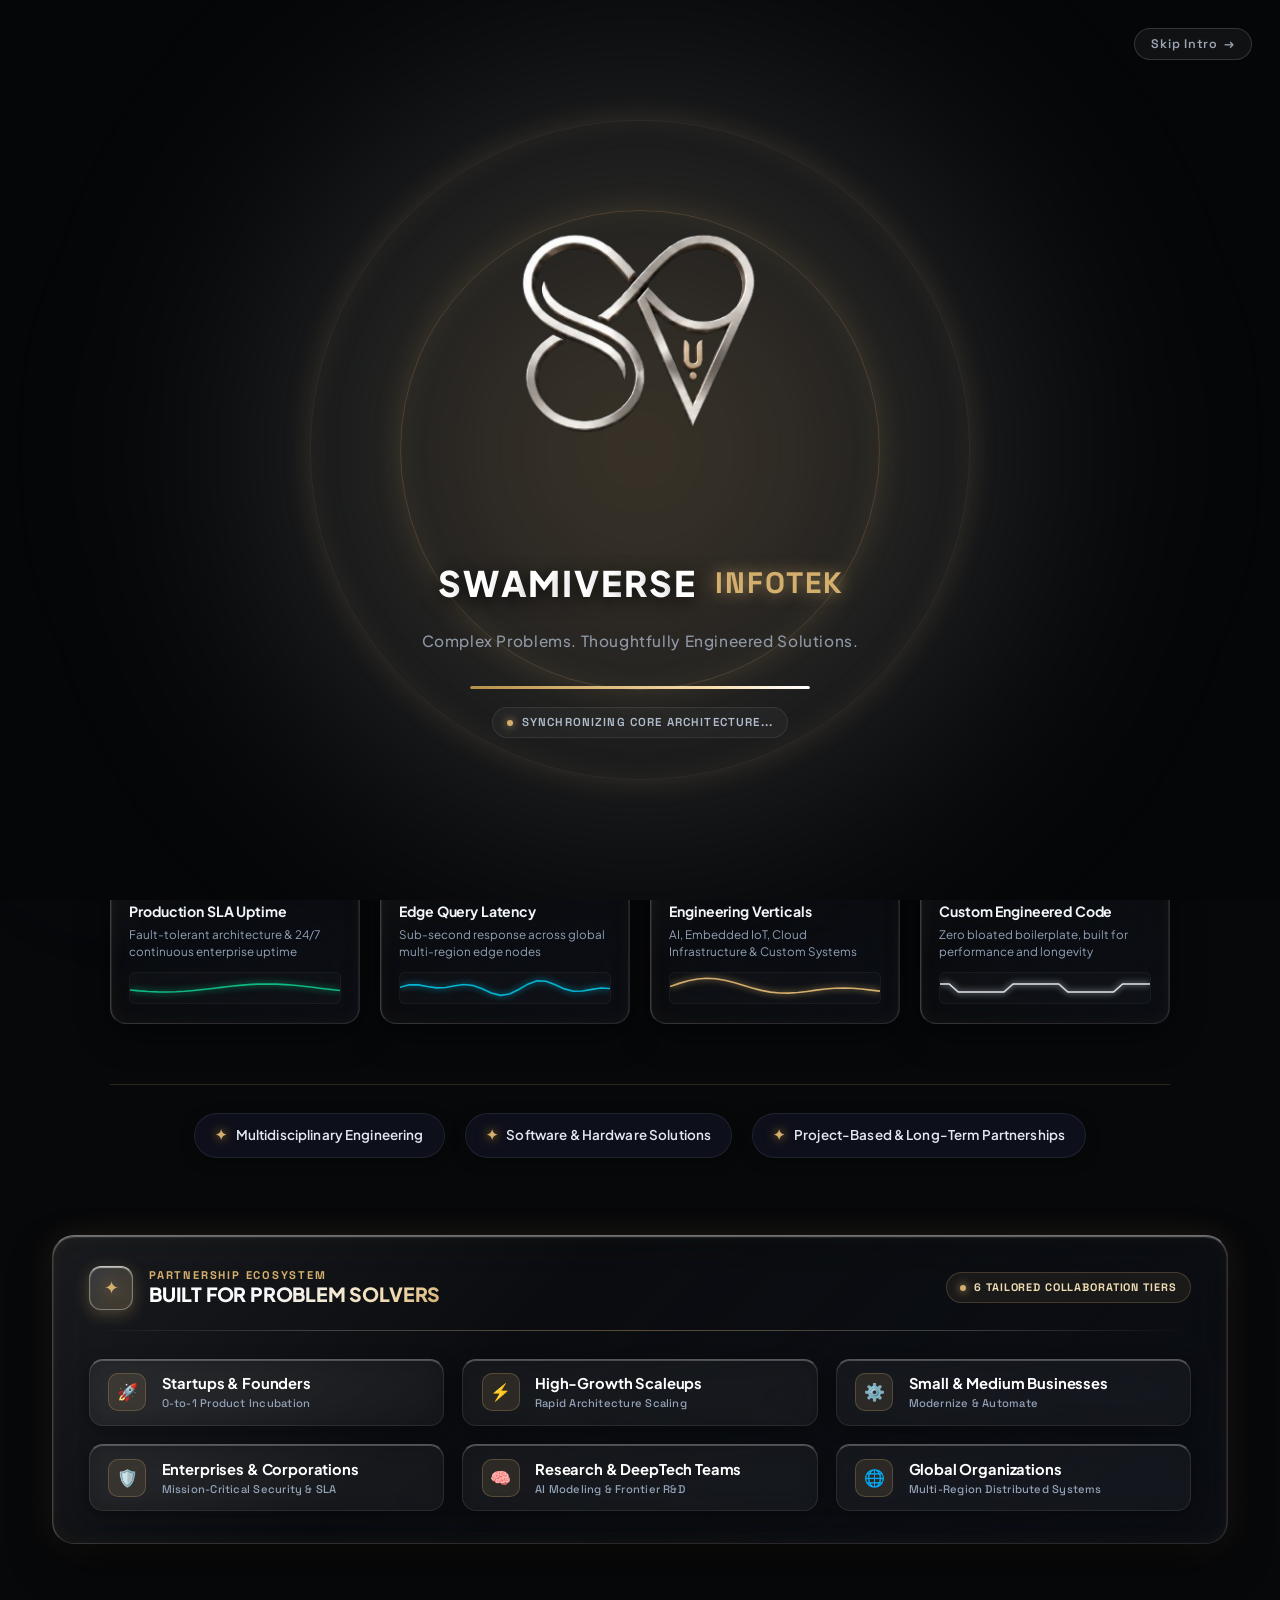
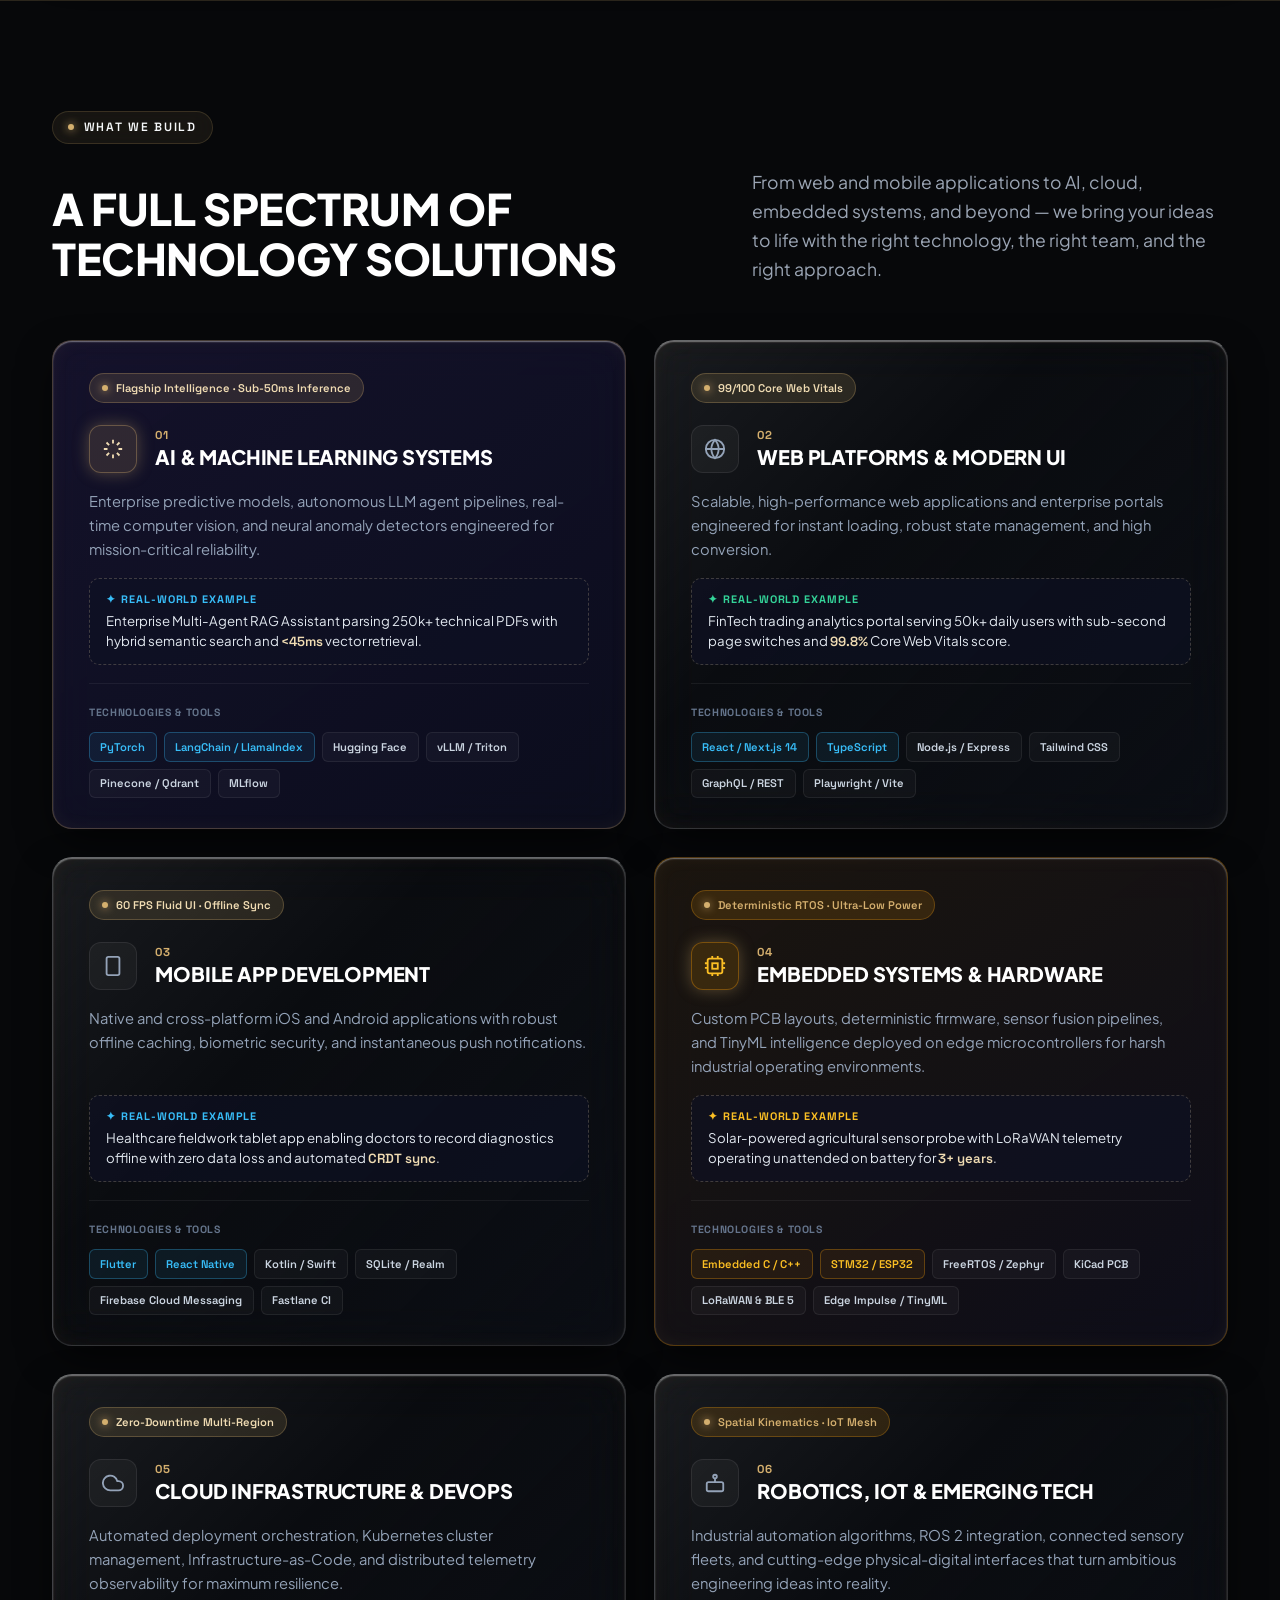
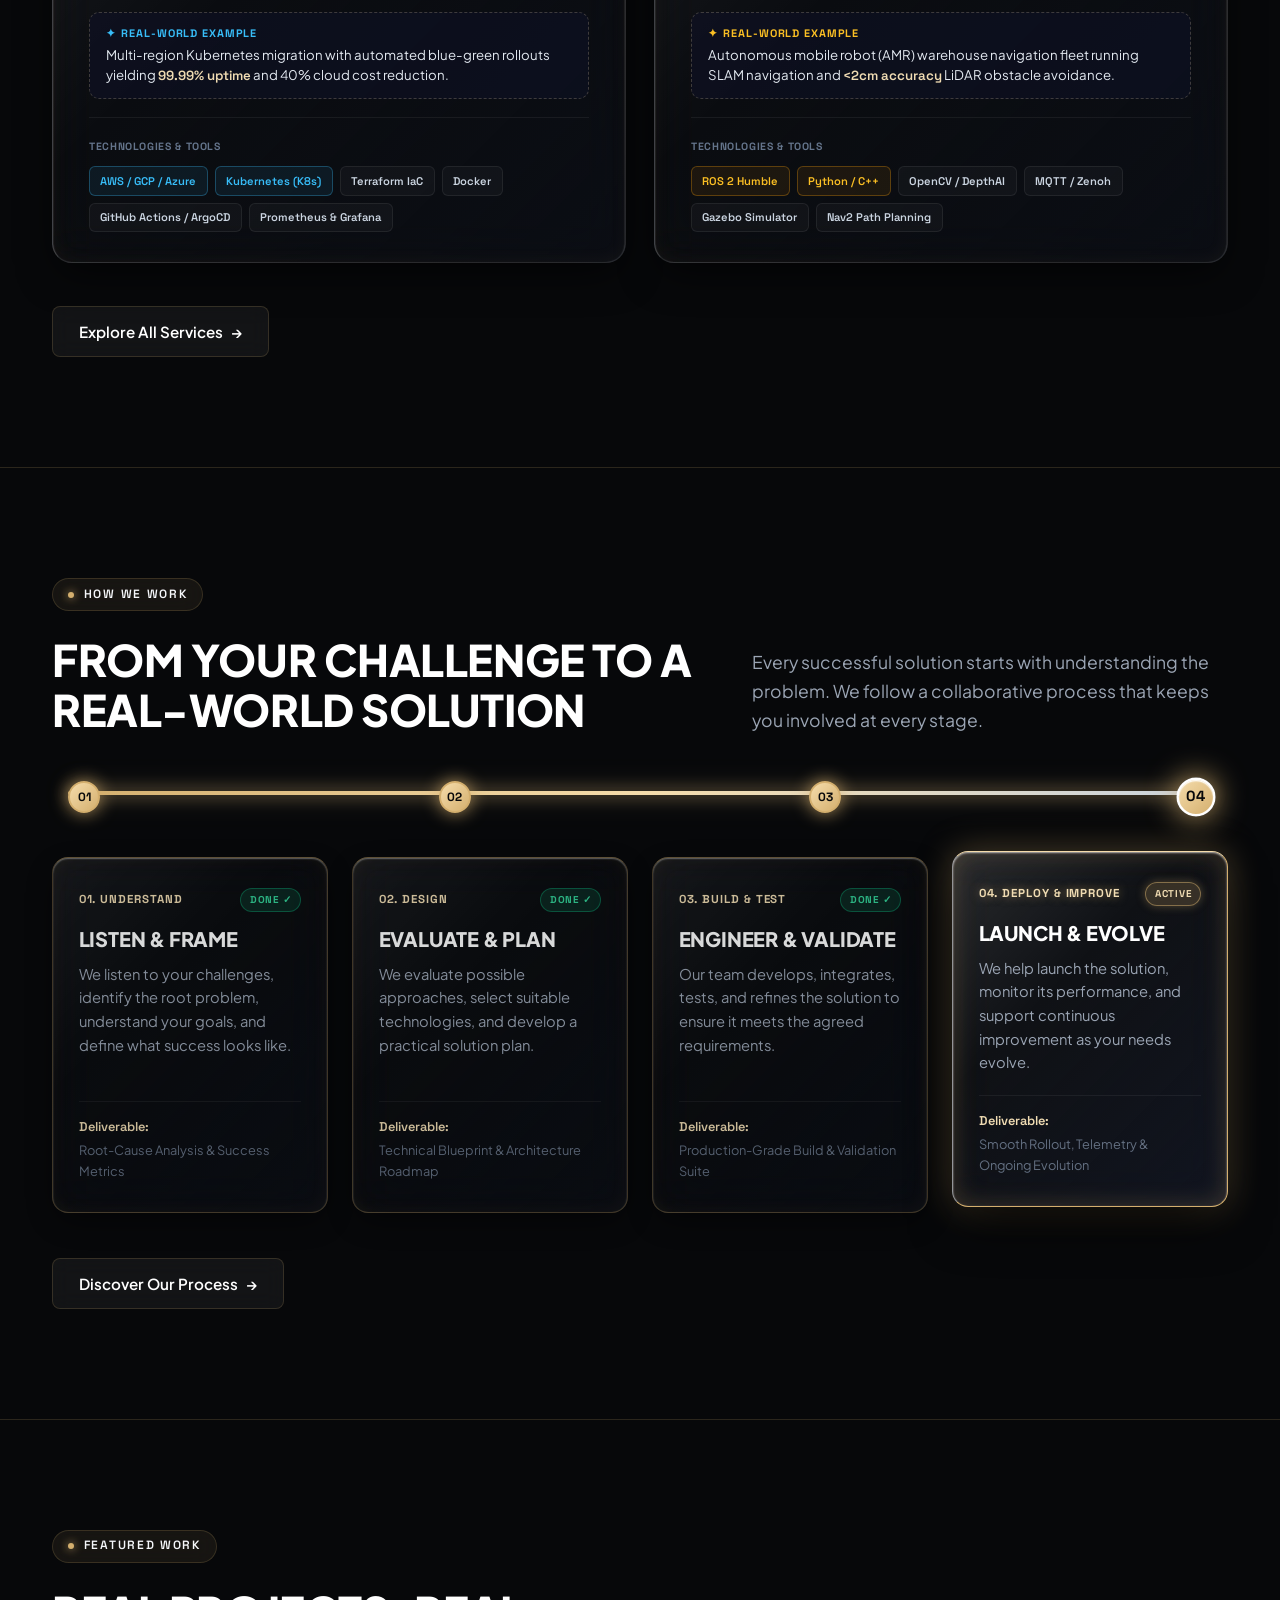
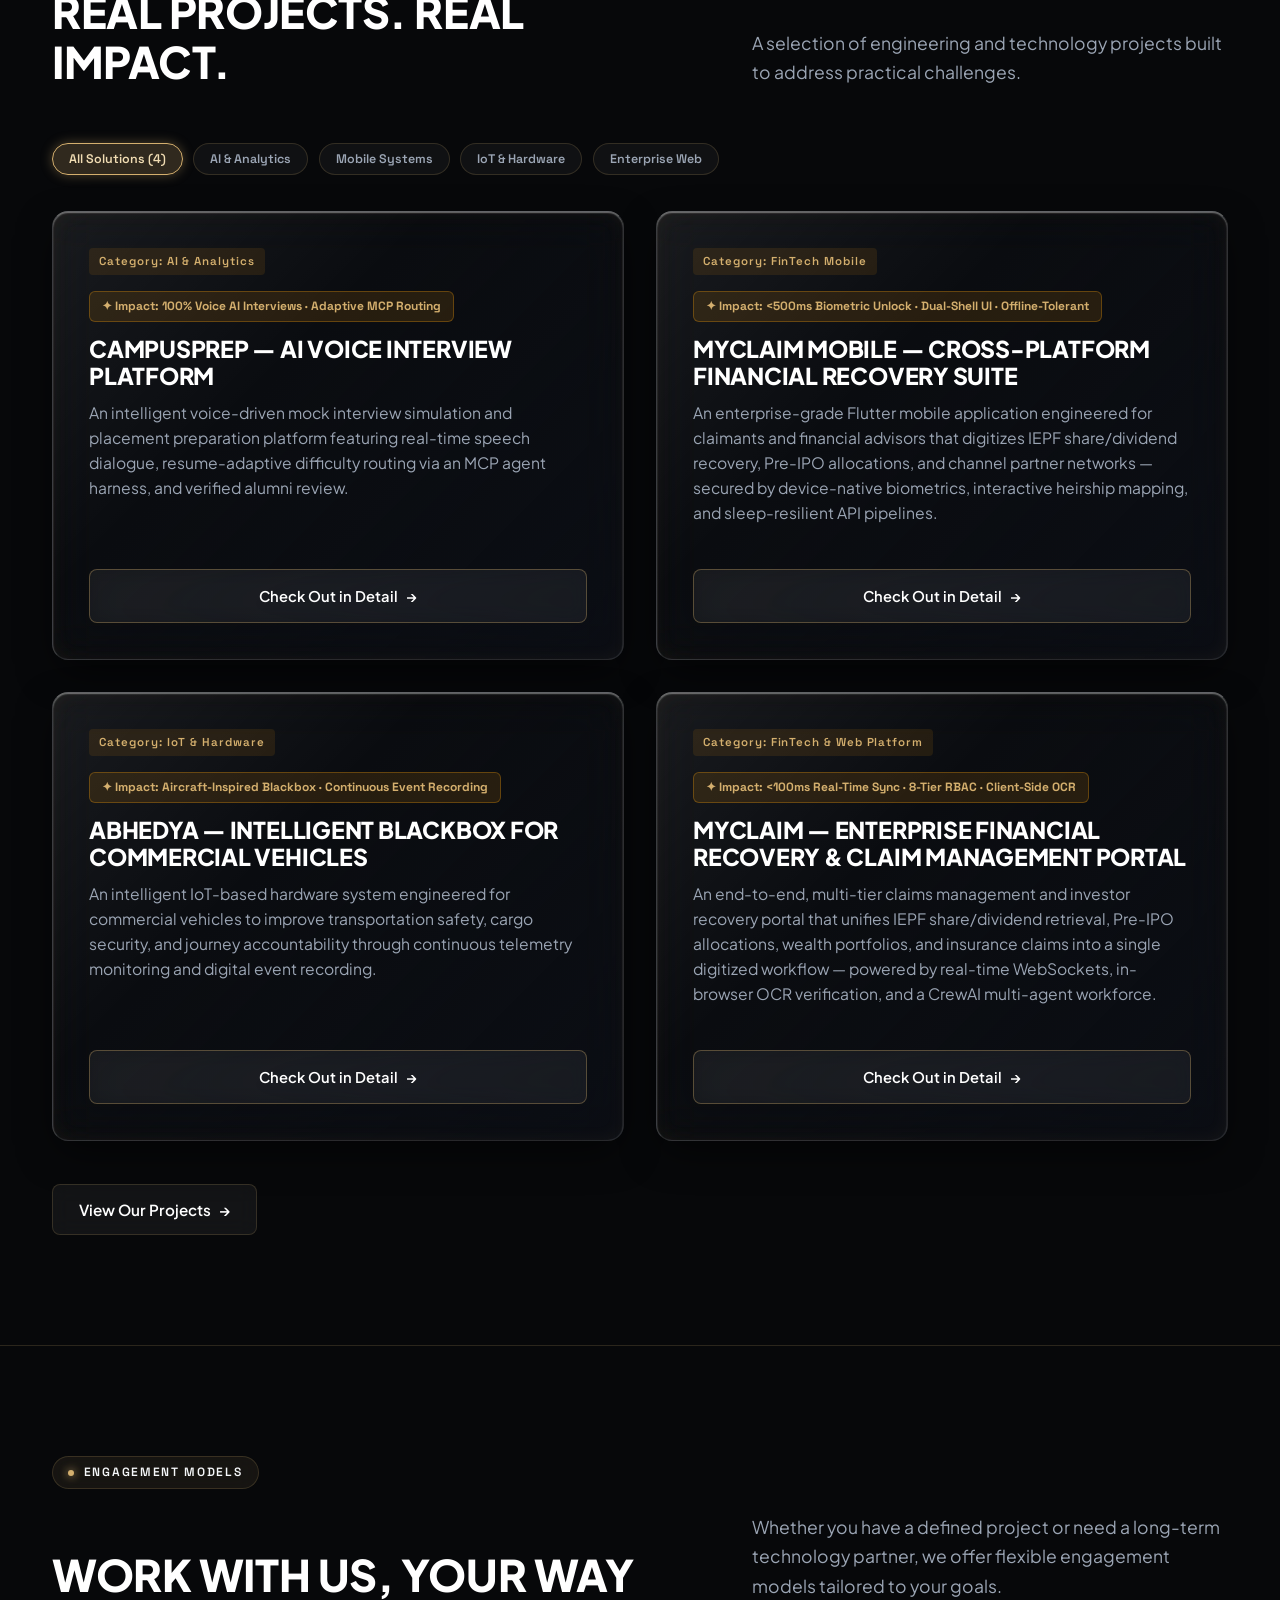
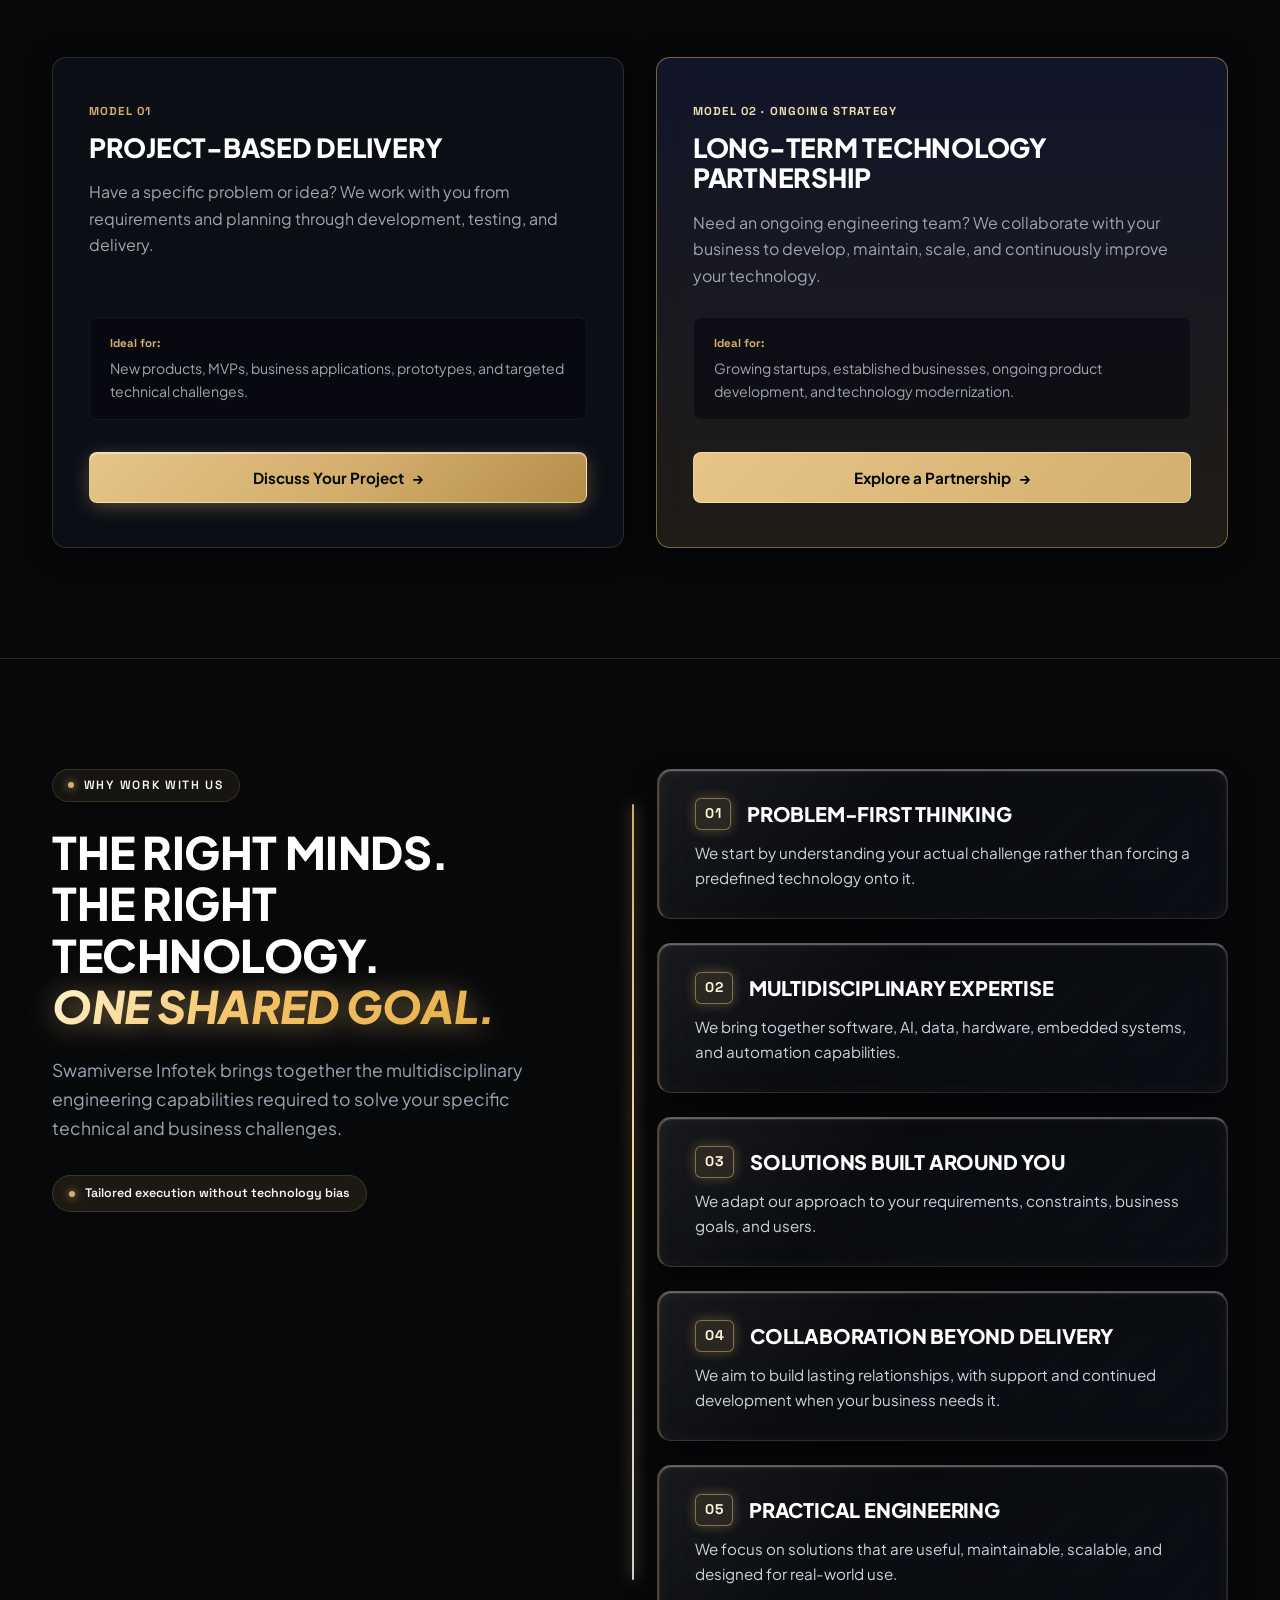
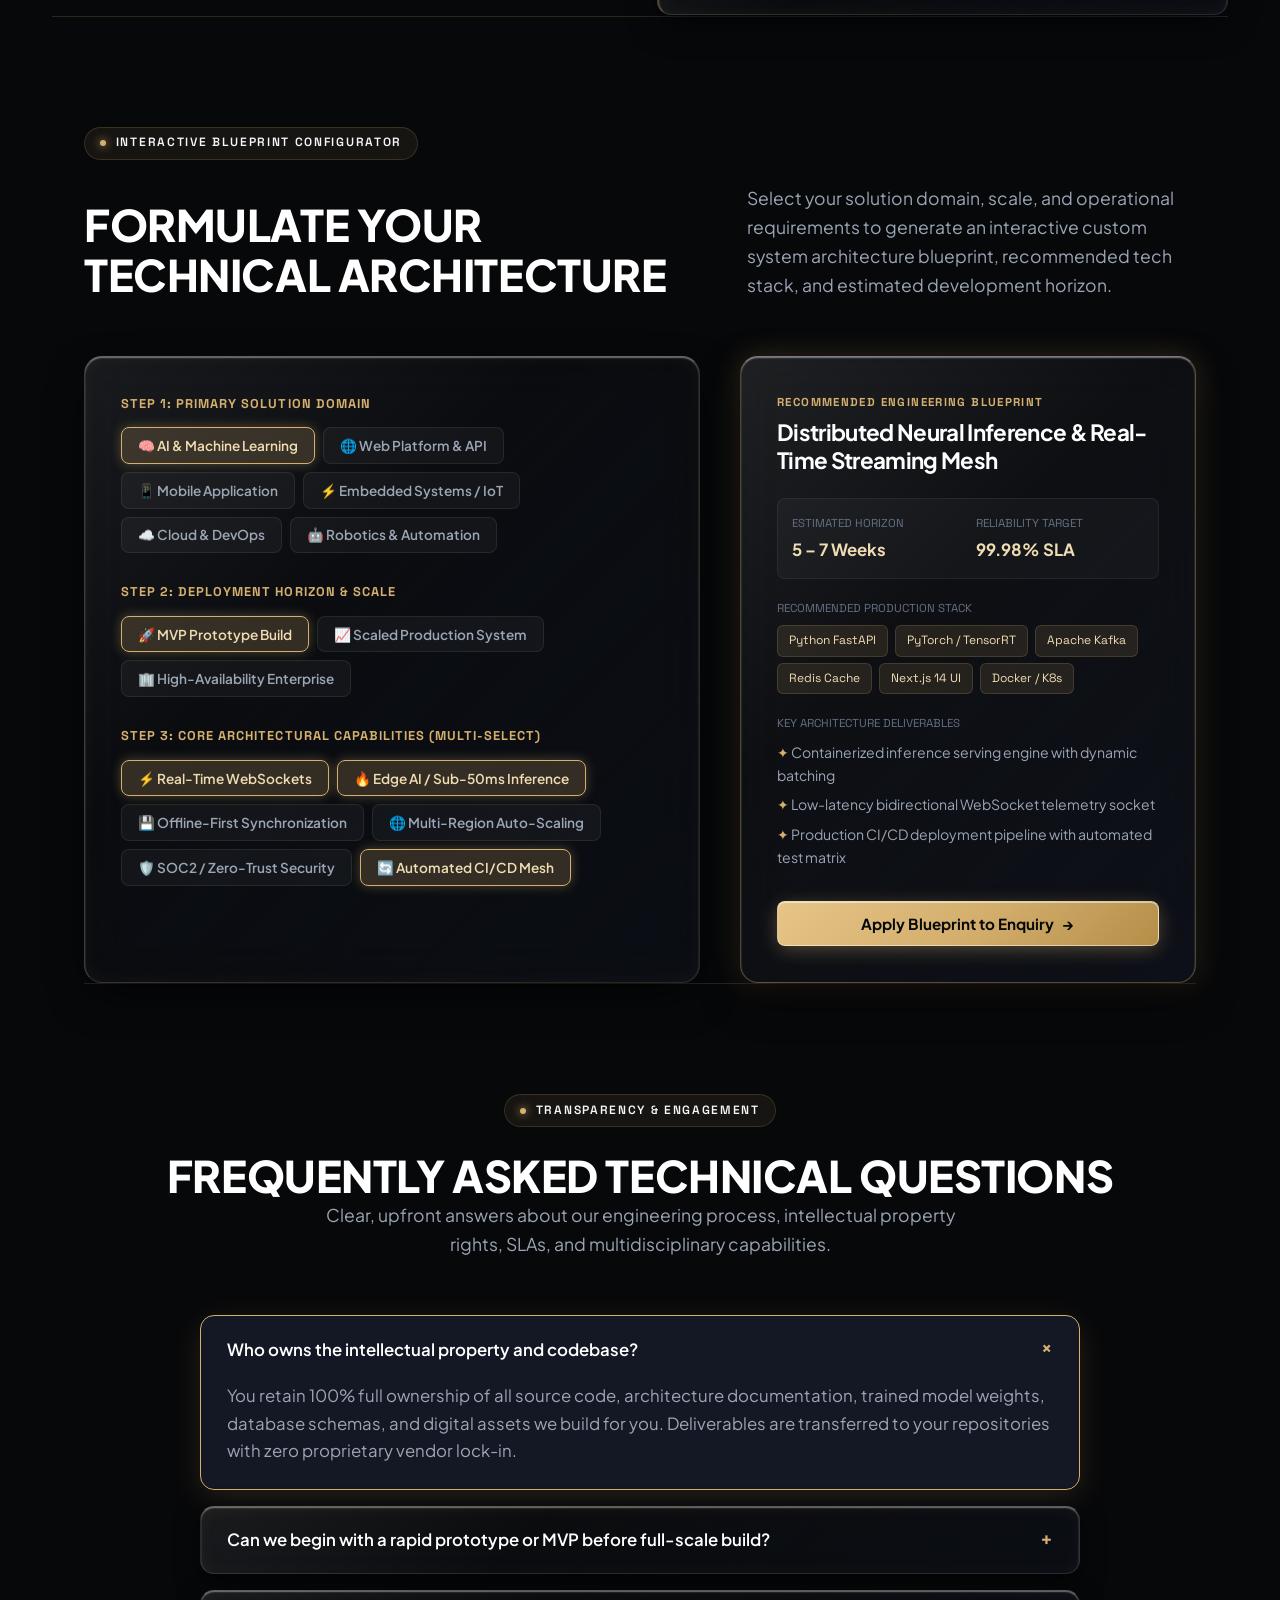
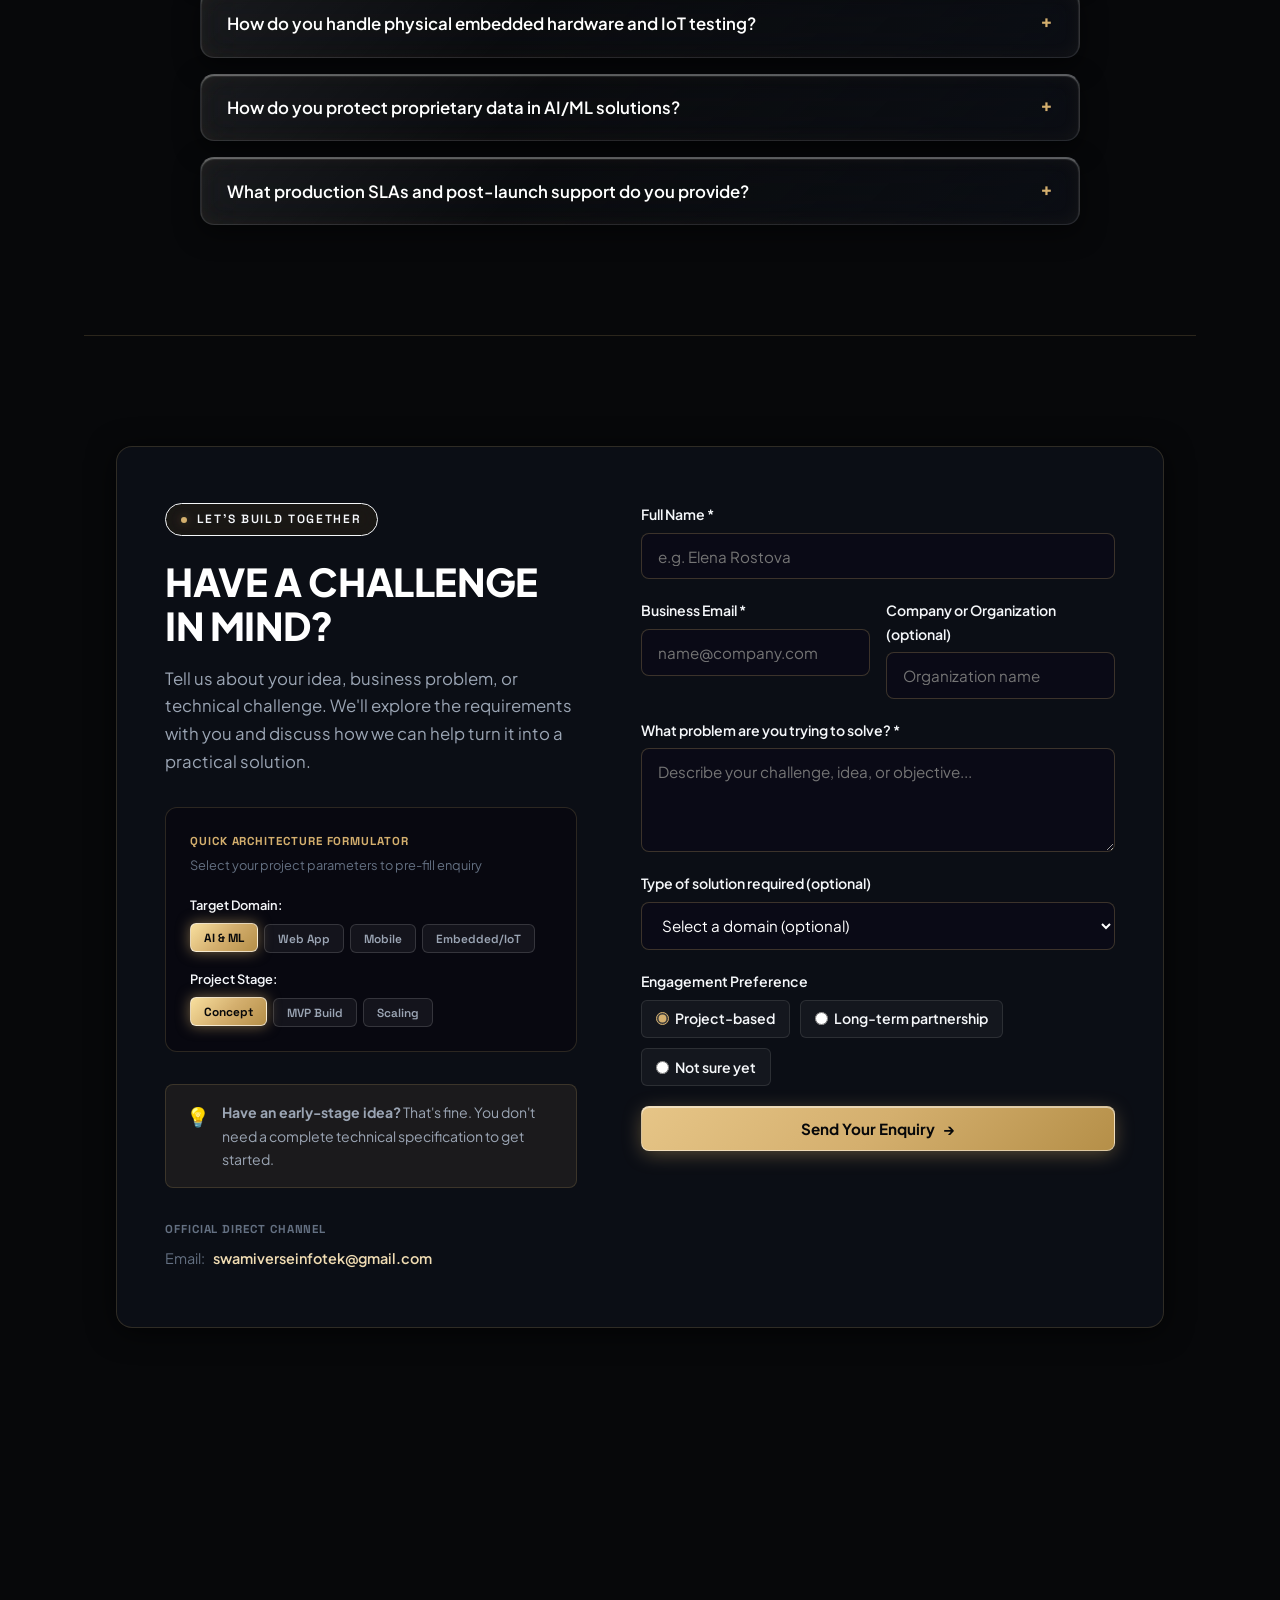
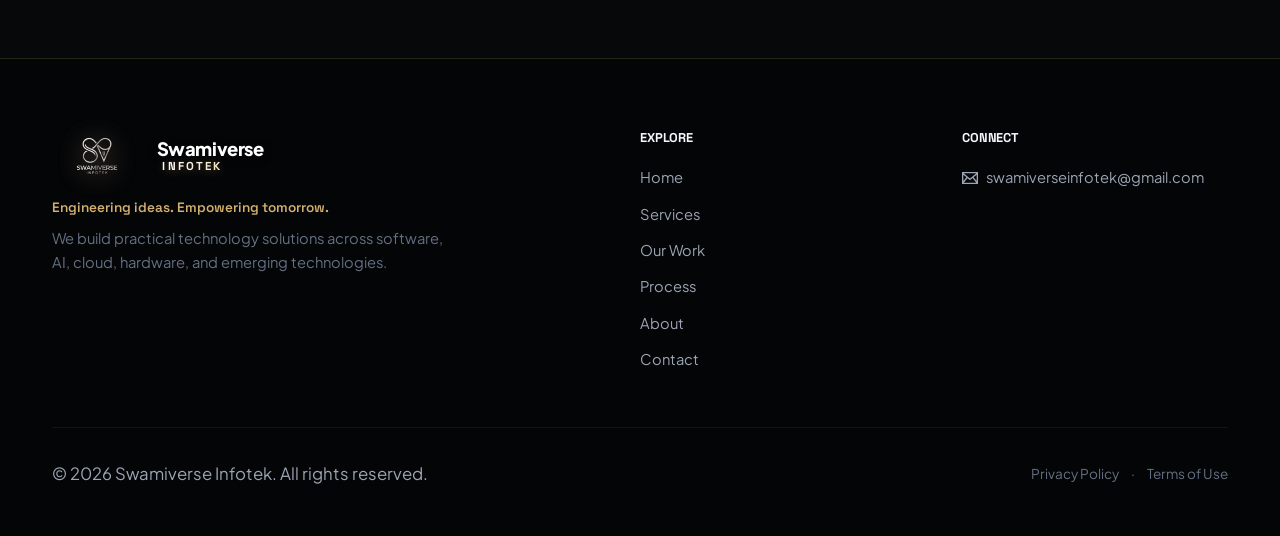
<file: index.html>
<!DOCTYPE html>
<html lang="en">
<head>
  <meta charset="UTF-8">
  <meta name="viewport" content="width=device-width, initial-scale=1.0">
  <title>Swamiverse Infotek — Complex Problems. Thoughtfully Engineered Solutions.</title>
  <meta name="description" content="We turn ambitious ideas and complex challenges into practical digital and engineering solutions across software, artificial intelligence, hardware, and emerging technologies.">
  <meta name="theme-color" content="#07080A">

  <!-- Open Graph -->
  <meta property="og:title" content="Swamiverse Infotek — Technology Partner">
  <meta property="og:description" content="Complex problems. Thoughtfully engineered solutions across software, AI, hardware, and emerging tech.">
  <meta property="og:type" content="website">

  <!-- Typography: Plus Jakarta Sans & Space Grotesk -->
  <link rel="preconnect" href="https://fonts.googleapis.com">
  <link rel="preconnect" href="https://fonts.gstatic.com" crossorigin>
  <link href="https://fonts.googleapis.com/css2?family=Plus+Jakarta+Sans:ital,wght@0,300;0,400;0,500;0,600;0,700;0,800;1,400&family=Space+Grotesk:wght@400;500;600;700&display=swap" rel="stylesheet">

  <!-- Three.js (Local Bundle with CDN Fallback) -->
  <script src="three.min.js"></script>
  <script>if (typeof THREE === 'undefined') { document.write('<script src="https://cdnjs.cloudflare.com/ajax/libs/three.js/r128/three.min.js"><\/script>'); }</script>

  <!-- Favicon -->
  <link rel="icon" type="image/png" href="logo.png">
  <link rel="apple-touch-icon" href="logo.png">

  <!-- Stylesheet -->
  <link rel="stylesheet" href="styles.css?v=11.0">

  <style id="custom-header-hero-styling">
    /* 1. "Thoughtfully" in radiant goldenlish color */
    .hero-headline .text-celestial-accent,
    .text-celestial-accent {
      display: inline-block !important;
      max-width: 100%;
      word-break: break-word;
      color: #E5B869 !important;
      background: linear-gradient(135deg, #FFF5CC 0%, #F5C065 25%, #E6B24D 50%, #D4AF37 75%, #FBBF24 100%) !important;
      background-size: 200% auto !important;
      -webkit-background-clip: text !important;
      -webkit-text-fill-color: transparent !important;
      text-shadow: none !important;
      filter: drop-shadow(0 2px 14px rgba(212, 175, 110, 0.6)) !important;
      font-weight: 800 !important;
      font-style: italic !important;
    }

    /* 2. "Let's Build ->" golden button */
    #nav-cta-btn,
    .header-actions #nav-cta-btn {
      background: linear-gradient(135deg, #F8DF9E 0%, #D4AF6E 50%, #B58F48 100%) !important;
      color: #07080A !important;
      border: 1px solid rgba(255, 255, 255, 0.55) !important;
      box-shadow: 0 4px 22px rgba(212, 175, 110, 0.5), inset 0 1px 0 rgba(255, 255, 255, 0.65) !important;
      font-weight: 700 !important;
      padding: 0.6rem 1.4rem !important;
      letter-spacing: -0.01em !important;
      border-radius: 8px !important;
      display: inline-flex !important;
      align-items: center !important;
      gap: 0.5rem !important;
      transition: all 0.25s ease !important;
      text-decoration: none !important;
    }

    #nav-cta-btn:hover,
    .header-actions #nav-cta-btn:hover {
      background: linear-gradient(135deg, #FFEAB5 0%, #E2BD7C 50%, #C49B50 100%) !important;
      box-shadow: 0 6px 28px rgba(212, 175, 110, 0.8), inset 0 1px 0 rgba(255, 255, 255, 0.8) !important;
      transform: translateY(-2px) !important;
      color: #000000 !important;
    }

    /* 3. Navigation links bold and dark-white with refined Space Grotesk type */
    .nav-links .nav-link,
    .main-navigation .nav-link {
      font-family: 'Space Grotesk', var(--font-sans), sans-serif !important;
      font-size: 0.95rem !important;
      font-weight: 700 !important;
      color: #E2E8F0 !important;
      letter-spacing: 0.01em !important;
      text-decoration: none !important;
      transition: all 0.2s ease !important;
      position: relative !important;
    }

    .nav-links .nav-link:hover,
    .nav-links .nav-link.active,
    .main-navigation .nav-link:hover,
    .main-navigation .nav-link.active {
      color: #FFFFFF !important;
      text-shadow: 0 0 14px rgba(255, 255, 255, 0.5) !important;
    }

    .nav-links .nav-link::after {
      background: linear-gradient(90deg, #F5DCAB 0%, #D4AF6E 50%, #B58F48 100%) !important;
      box-shadow: 0 0 10px rgba(212, 175, 110, 0.7) !important;
    }

    /* 4. Quick Architecture Formulator Chips */
    .formulator-chip {
      cursor: pointer !important;
      user-select: none !important;
      font-family: 'Space Grotesk', var(--font-mono), monospace !important;
      font-size: 0.74rem !important;
      font-weight: 600 !important;
      padding: 0.38rem 0.8rem !important;
      border-radius: 6px !important;
      background: rgba(255, 255, 255, 0.05) !important;
      border: 1px solid rgba(255, 255, 255, 0.14) !important;
      color: var(--text-celestial-slate) !important;
      transition: all 0.2s ease !important;
      outline: none !important;
    }

    .formulator-chip:hover {
      border-color: rgba(212, 175, 110, 0.6) !important;
      color: #FFFFFF !important;
      background: rgba(212, 175, 110, 0.15) !important;
      transform: translateY(-1px) !important;
    }

    .formulator-chip.active {
      background: linear-gradient(135deg, #F8DF9E 0%, #D4AF6E 50%, #B58F48 100%) !important;
      color: #07080A !important;
      border-color: rgba(255, 255, 255, 0.6) !important;
      box-shadow: 0 0 14px rgba(212, 175, 110, 0.55) !important;
      font-weight: 700 !important;
      transform: translateY(-1px) !important;
    }

    /* 5. All Important Titles in Bold Capital */
    .hero-headline,
    .hero-headline-center,
    .section-title,
    .about-headline,
    .contact-headline,
    .service-title,
    .project-title,
    .engagement-title,
    .pillar-title,
    .step-title,
    .anchor-title,
    .est-preview-title,
    .modal-title,
    .spec-section-title,
    .success-title,
    .footer-col-header {
      font-weight: 800 !important;
      text-transform: uppercase !important;
      letter-spacing: -0.01em !important;
    }

    @media (max-width: 640px) {
      .hero-headline .text-celestial-accent,
      .text-celestial-accent {
        display: inline !important;
      }
      #nav-cta-btn,
      .header-actions #nav-cta-btn {
        padding: 0.5rem 1rem !important;
        font-size: 0.88rem !important;
      }
    }
  </style>
</head>
<body class="theme-champagne-platinum">

  <!-- Cinematic Luxury Splash Screen (15s Intro with One-by-One Letter Reveal) -->
  <div id="luxury-splash-screen" class="luxury-splash-overlay" aria-label="Loading Swamiverse Infotek">
    <!-- Skip Intro Option -->
    <button type="button" id="splash-skip-btn" class="splash-skip-btn" aria-label="Skip splash intro">
      Skip Intro <span class="skip-arrow" aria-hidden="true">→</span>
    </button>

    <div class="splash-ambient-glow" aria-hidden="true"></div>
    <div class="splash-halo-ring" aria-hidden="true"></div>
    <div class="splash-halo-ring ring-outer" aria-hidden="true"></div>

    <div class="splash-content-block">
      <div class="splash-emblem-wrap">
        <img src="swami_just_logo-removebg-preview.png" alt="Swamiverse Infotek Emblem" class="splash-emblem-img">
        <div class="splash-shimmer-sweep" aria-hidden="true"></div>
      </div>

      <div class="splash-brand-text" aria-label="SWAMIVERSE INFOTEK">
        <div class="splash-word splash-word-main">
          <span class="splash-char" style="--char-idx: 0">S</span>
          <span class="splash-char" style="--char-idx: 1">W</span>
          <span class="splash-char" style="--char-idx: 2">A</span>
          <span class="splash-char" style="--char-idx: 3">M</span>
          <span class="splash-char" style="--char-idx: 4">I</span>
          <span class="splash-char" style="--char-idx: 5">V</span>
          <span class="splash-char" style="--char-idx: 6">E</span>
          <span class="splash-char" style="--char-idx: 7">R</span>
          <span class="splash-char" style="--char-idx: 8">S</span>
          <span class="splash-char" style="--char-idx: 9">E</span>
        </div>
        <div class="splash-word splash-word-sub">
          <span class="splash-char" style="--char-idx: 10">I</span>
          <span class="splash-char" style="--char-idx: 11">N</span>
          <span class="splash-char" style="--char-idx: 12">F</span>
          <span class="splash-char" style="--char-idx: 13">O</span>
          <span class="splash-char" style="--char-idx: 14">T</span>
          <span class="splash-char" style="--char-idx: 15">E</span>
          <span class="splash-char" style="--char-idx: 16">K</span>
        </div>
      </div>

      <div class="splash-tagline">
        <span>Complex Problems. Thoughtfully Engineered Solutions.</span>
      </div>

      <div class="splash-loader-line" aria-hidden="true">
        <div class="splash-loader-progress"></div>
      </div>

      <div class="splash-status-pill">
        <span class="status-pulse-dot" aria-hidden="true"></span>
        <span id="splash-status-text" class="status-msg">INITIALIZING SYSTEMS...</span>
      </div>
    </div>
  </div>
  <script>
    (function() {
      var splash = document.getElementById('luxury-splash-screen');
      var skipBtn = document.getElementById('splash-skip-btn');
      var statusText = document.getElementById('splash-status-text');
      if (!splash) return;

      var dismissed = false;
      function dismissSplash() {
        if (dismissed) return;
        dismissed = true;
        splash.classList.add('splash-hidden');
        setTimeout(function() {
          if (splash.parentNode) splash.parentNode.removeChild(splash);
        }, 750);
      }

      if (skipBtn) {
        skipBtn.addEventListener('click', dismissSplash);
      }

      // Dynamic cinematic telemetry status across 15 seconds
      if (statusText) {
        setTimeout(function() { if (!dismissed) statusText.textContent = "SYNCHRONIZING CORE ARCHITECTURE..."; }, 3500);
        setTimeout(function() { if (!dismissed) statusText.textContent = "ASSEMBLING SWAMIVERSE INFOTEK..."; }, 7200);
        setTimeout(function() { if (!dismissed) statusText.textContent = "ENGINEERING SOLUTIONS ONLINE..."; }, 11200);
        setTimeout(function() { if (!dismissed) statusText.textContent = "READY · WELCOME"; }, 13800);
      }

      // Complete 15s sequence
      setTimeout(dismissSplash, 14800);
    })();
  </script>


  <!-- Interactive Background Particle Constellation & Stardust Canvas -->
  <canvas id="bg-constellation-canvas" class="bg-constellation" aria-hidden="true"></canvas>

  <!-- Ethereal Nebula Atmospheric Glow Blobs -->
  <div class="nebula-glow nebula-top-right" aria-hidden="true"></div>
  <div class="nebula-glow nebula-mid-left" aria-hidden="true"></div>
  <div class="nebula-glow nebula-bottom-right" aria-hidden="true"></div>

  <!-- Top Reading Progress Indicator (Cosmic Violet-to-Gold Gradient) -->
  <div id="scroll-progress-bar" class="scroll-progress" aria-hidden="true"></div>

  <!-- 1. NAVIGATION BAR -->
  <header class="site-header" id="header">
    <div class="container header-inner">
      <a href="#home" class="brand-identity" aria-label="Swamiverse Infotek Home">
        <img src="logo.png" alt="Swamiverse Infotek Logo" class="brand-logo-img">
        <span class="brand-text-stack">
          <span class="brand-name-main">Swamiverse</span>
          <span class="brand-name-sub">Infotek</span>
        </span>
      </a>

      <nav class="main-navigation" aria-label="Main Navigation">
        <ul class="nav-links">
          <li><a href="#home" class="nav-link">Home</a></li>
          <li><a href="#services" class="nav-link">Services</a></li>
          <li><a href="#work" class="nav-link">Our Work</a></li>
          <li><a href="#process" class="nav-link">Process</a></li>
          <li><a href="#estimator" class="nav-link">Estimator</a></li>
          <li><a href="#faq" class="nav-link">FAQ</a></li>
          <li><a href="#about" class="nav-link">About</a></li>
          <li><a href="#contact" class="nav-link">Contact</a></li>
        </ul>
      </nav>

      <div class="header-actions">
        <a href="#contact" class="btn btn-primary" id="nav-cta-btn">
          Let's Build <span class="arrow" aria-hidden="true">→</span>
        </a>
      </div>

      <!-- Mobile Menu Toggle Button -->
      <button class="mobile-menu-toggle" id="mobile-menu-btn" aria-label="Toggle mobile menu" aria-expanded="false">
        <span></span>
        <span></span>
      </button>
    </div>

    <!-- Mobile Navigation Drawer -->
    <div class="mobile-nav-drawer" id="mobile-drawer" aria-hidden="true">
      <ul class="mobile-nav-links">
        <li><a href="#home" class="mobile-nav-link">Home</a></li>
        <li><a href="#services" class="mobile-nav-link">Services</a></li>
        <li><a href="#work" class="mobile-nav-link">Our Work</a></li>
        <li><a href="#process" class="mobile-nav-link">Process</a></li>
        <li><a href="#estimator" class="mobile-nav-link">Estimator</a></li>
        <li><a href="#faq" class="mobile-nav-link">FAQ</a></li>
        <li><a href="#about" class="mobile-nav-link">About</a></li>
        <li><a href="#contact" class="mobile-nav-link">Contact</a></li>
      </ul>
      <div class="mobile-drawer-footer">
        <a href="#contact" class="btn btn-primary w-full mobile-drawer-cta">
          Let's Build →
        </a>
      </div>
    </div>
  </header>

  <main id="main-content">
    
    <!-- 2. HERO SECTION (PANORAMIC 3D MOSAIC STAGE) -->
    <section class="hero-section hero-panoramic-stage" id="home">
      <div class="container hero-center-container">
        
        <!-- Hero Text Header Block -->
        <div class="hero-header-block text-center" data-scroll-3d>
          
          <div class="section-label-badge mx-auto">
            <span class="label-dot"></span>
            <span class="label-text">SWAMIVERSE INFOTEK · REAL-WORLD IMPACT</span>
          </div>

          <h1 class="hero-headline hero-headline-center">
            COMPLEX PROBLEMS.<br>
            <span class="text-celestial-accent">THOUGHTFULLY</span> ENGINEERED SOLUTIONS.
          </h1>

          <p class="hero-lead hero-lead-center mx-auto">
            We turn ambitious ideas and complex challenges into practical digital and engineering solutions — across software, artificial intelligence, hardware, and emerging technologies.
          </p>

          <p class="hero-sublead hero-sublead-center mx-auto">
            Whether you're a startup building something new or an established business solving a complex problem, we bring the right people, technology, and thinking together to make it happen.
          </p>

          <div class="hero-cta-group justify-center">
            <a href="#contact" class="btn btn-primary" id="hero-primary-cta">
              Tell Us Your Problem <span class="arrow" aria-hidden="true">→</span>
            </a>
            <a href="#work" class="btn btn-secondary" id="hero-secondary-cta">
              Explore Our Work <span class="arrow" aria-hidden="true">→</span>
            </a>
          </div>
        </div>

        <!-- Executive Quality Telemetry & Animated Proof-of-Work Grid -->
        <div class="hero-telemetry-grid" data-scroll-3d>
          
          <div class="telemetry-card has-spotlight">
            <div class="telemetry-top-row">
              <div class="telemetry-icon-box">🛡️</div>
              <span class="telemetry-badge"><span class="badge-dot"></span>HIGH SLA</span>
            </div>
            <div class="telemetry-val-wrap">
              <span class="telemetry-val" data-target="99.98">99.98</span>
              <span class="telemetry-unit">%</span>
            </div>
            <div class="telemetry-label">Production SLA Uptime</div>
            <div class="telemetry-desc">Fault-tolerant architecture &amp; 24/7 continuous enterprise uptime</div>
            <div class="kpi-sparkline-wrap">
              <canvas class="kpi-sparkline-canvas" data-kpi="0"></canvas>
            </div>
          </div>

          <div class="telemetry-card has-spotlight">
            <div class="telemetry-top-row">
              <div class="telemetry-icon-box">⚡</div>
              <span class="telemetry-badge cyan"><span class="badge-dot"></span>REAL-TIME</span>
            </div>
            <div class="telemetry-val-wrap">
              <span class="telemetry-unit">&lt;</span>
              <span class="telemetry-val" data-target="85">85</span>
              <span class="telemetry-unit">ms</span>
            </div>
            <div class="telemetry-label">Edge Query Latency</div>
            <div class="telemetry-desc">Sub-second response across global multi-region edge nodes</div>
            <div class="kpi-sparkline-wrap">
              <canvas class="kpi-sparkline-canvas" data-kpi="1"></canvas>
            </div>
          </div>

          <div class="telemetry-card has-spotlight">
            <div class="telemetry-top-row">
              <div class="telemetry-icon-box">🌐</div>
              <span class="telemetry-badge gold"><span class="badge-dot"></span>FULL SPECTRUM</span>
            </div>
            <div class="telemetry-val-wrap">
              <span class="telemetry-val" data-target="6">6</span>
              <span class="telemetry-unit">+</span>
            </div>
            <div class="telemetry-label">Engineering Verticals</div>
            <div class="telemetry-desc">AI, Embedded IoT, Cloud Infrastructure &amp; Custom Systems</div>
            <div class="kpi-sparkline-wrap">
              <canvas class="kpi-sparkline-canvas" data-kpi="2"></canvas>
            </div>
          </div>

          <div class="telemetry-card has-spotlight">
            <div class="telemetry-top-row">
              <div class="telemetry-icon-box">💎</div>
              <span class="telemetry-badge"><span class="badge-dot"></span>CLEAN CODE</span>
            </div>
            <div class="telemetry-val-wrap">
              <span class="telemetry-val" data-target="100">100</span>
              <span class="telemetry-unit">%</span>
            </div>
            <div class="telemetry-label">Custom Engineered Code</div>
            <div class="telemetry-desc">Zero bloated boilerplate, built for performance and longevity</div>
            <div class="kpi-sparkline-wrap">
              <canvas class="kpi-sparkline-canvas" data-kpi="3"></canvas>
            </div>
          </div>

        </div>

        <!-- Trust Indicators Strip -->
        <div class="hero-trust-indicators hero-trust-center justify-center" data-scroll-3d>
          <div class="trust-indicator-item">
            <span class="indicator-icon">✦</span>
            <span class="indicator-label">Multidisciplinary Engineering</span>
          </div>
          <div class="trust-indicator-item">
            <span class="indicator-icon">✦</span>
            <span class="indicator-label">Software &amp; Hardware Solutions</span>
          </div>
          <div class="trust-indicator-item">
            <span class="indicator-icon">✦</span>
            <span class="indicator-label">Project-Based &amp; Long-Term Partnerships</span>
          </div>
        </div>

      </div>
    </section>

    <!-- 3. TRUST AND AUDIENCE STRIP (EXECUTIVE ECOSYSTEM PAVILION - EQUAL 2 LINES) -->
    <section class="audience-strip-section" aria-label="Target Audience">
      <div class="container">
        <div class="audience-strip-card has-spotlight">
          
          <!-- Top Executive Header Row -->
          <div class="audience-header-bar">
            <div class="audience-anchor-block">
              <div class="anchor-badge-gem" aria-hidden="true">
                <span class="gem-sparkle">✦</span>
              </div>
              <div class="anchor-text-wrap">
                <span class="anchor-eyebrow">PARTNERSHIP ECOSYSTEM</span>
                <h3 class="anchor-title">BUILT FOR PROBLEM SOLVERS</h3>
              </div>
            </div>

            <div class="audience-meta-pill">
              <span class="meta-dot" aria-hidden="true"></span>
              <span>6 TAILORED COLLABORATION TIERS</span>
            </div>
          </div>

          <!-- Horizontal Subtle Glass Bevel Divider -->
          <div class="audience-horizontal-divider" aria-hidden="true"></div>

          <!-- Symmetrical 2-Line Grid: Equal 3 on Line 1, Equal 3 on Line 2 -->
          <div class="audience-capsules-grid-equal">
            
            <!-- LINE 1: 3 Equal Capsules -->
            <div class="audience-capsule has-spotlight">
              <div class="capsule-icon-jewel">
                <span class="capsule-emoji">🚀</span>
              </div>
              <div class="capsule-content">
                <span class="capsule-title">Startups &amp; Founders</span>
                <span class="capsule-subtitle">0-to-1 Product Incubation</span>
              </div>
            </div>

            <div class="audience-capsule has-spotlight">
              <div class="capsule-icon-jewel">
                <span class="capsule-emoji">⚡</span>
              </div>
              <div class="capsule-content">
                <span class="capsule-title">High-Growth Scaleups</span>
                <span class="capsule-subtitle">Rapid Architecture Scaling</span>
              </div>
            </div>

            <div class="audience-capsule has-spotlight">
              <div class="capsule-icon-jewel">
                <span class="capsule-emoji">⚙️</span>
              </div>
              <div class="capsule-content">
                <span class="capsule-title">Small &amp; Medium Businesses</span>
                <span class="capsule-subtitle">Modernize &amp; Automate</span>
              </div>
            </div>

            <!-- LINE 2: 3 Equal Capsules -->
            <div class="audience-capsule has-spotlight">
              <div class="capsule-icon-jewel">
                <span class="capsule-emoji">🛡️</span>
              </div>
              <div class="capsule-content">
                <span class="capsule-title">Enterprises &amp; Corporations</span>
                <span class="capsule-subtitle">Mission-Critical Security &amp; SLA</span>
              </div>
            </div>

            <div class="audience-capsule has-spotlight">
              <div class="capsule-icon-jewel">
                <span class="capsule-emoji">🧠</span>
              </div>
              <div class="capsule-content">
                <span class="capsule-title">Research &amp; DeepTech Teams</span>
                <span class="capsule-subtitle">AI Modeling &amp; Frontier R&amp;D</span>
              </div>
            </div>

            <div class="audience-capsule has-spotlight">
              <div class="capsule-icon-jewel">
                <span class="capsule-emoji">🌐</span>
              </div>
              <div class="capsule-content">
                <span class="capsule-title">Global Organizations</span>
                <span class="capsule-subtitle">Multi-Region Distributed Systems</span>
              </div>
            </div>

          </div>

        </div>
      </div>
    </section>

    <!-- 4. SERVICES SECTION -->
    <section class="services-section" id="services">
      <div class="container">
        
        <div class="section-header-editorial">
          <div class="section-label-badge">
            <span class="label-dot"></span>
            <span class="label-text">WHAT WE BUILD</span>
          </div>
          <div class="header-columns">
            <h2 class="section-title">
              A FULL SPECTRUM OF TECHNOLOGY SOLUTIONS
            </h2>
            <p class="section-intro">
              From web and mobile applications to AI, cloud, embedded systems, and beyond — we bring your ideas to life with the right technology, the right team, and the right approach.
            </p>
          </div>
        </div>

        <div class="services-bento-grid">
          
          <!-- 01. AI & Machine Learning Systems -->
          <article class="bento-card bento-span-7 bento-flagship-ai service-card" data-service-key="ai">
            <div class="service-top-row">
              <span class="bento-badge-live">
                <span class="live-pulse-dot"></span>
                <span>Flagship Intelligence · Sub-50ms Inference</span>
              </span>
              <span class="service-inspect-tag">Inspect Architecture ↗</span>
            </div>
            <div class="service-header">
              <div class="service-icon accent-violet">
                <svg width="22" height="22" viewBox="0 0 24 24" fill="none" stroke="currentColor" stroke-width="2"><path d="M12 2v4M12 18v4M4.93 4.93l2.83 2.83M16.24 16.24l2.83 2.83M2 12h4M18 12h4M4.93 19.07l2.83-2.83M16.24 7.76l2.83-2.83"/></svg>
              </div>
              <div class="service-title-group">
                <span class="service-number">01</span>
                <h3 class="service-title">AI &amp; MACHINE LEARNING SYSTEMS</h3>
              </div>
            </div>
            <p class="service-body">
              Enterprise predictive models, autonomous LLM agent pipelines, real-time computer vision, and neural anomaly detectors engineered for mission-critical reliability.
            </p>

            <div class="service-example-box">
              <span class="service-example-label">
                <span>✦</span> Real-World Example
              </span>
              <span class="service-example-text">
                Enterprise Multi-Agent RAG Assistant parsing 250k+ technical PDFs with hybrid semantic search and <span class="service-example-metric">&lt;45ms</span> vector retrieval.
              </span>
            </div>

            <div class="service-card-footer">
              <span class="service-footer-label">Technologies &amp; Tools</span>
              <div class="tech-pills-row">
                <span class="tech-micro-pill highlight">PyTorch</span>
                <span class="tech-micro-pill highlight">LangChain / LlamaIndex</span>
                <span class="tech-micro-pill">Hugging Face</span>
                <span class="tech-micro-pill">vLLM / Triton</span>
                <span class="tech-micro-pill">Pinecone / Qdrant</span>
                <span class="tech-micro-pill">MLflow</span>
              </div>
            </div>
          </article>

          <!-- 02. Web Platforms & Modern UI -->
          <article class="bento-card bento-span-5 service-card" data-service-key="web">
            <div class="service-top-row">
              <span class="bento-badge-live">
                <span class="live-pulse-dot"></span>
                <span>99/100 Core Web Vitals</span>
              </span>
              <span class="service-inspect-tag">Inspect Architecture ↗</span>
            </div>
            <div class="service-header">
              <div class="service-icon">
                <svg width="22" height="22" viewBox="0 0 24 24" fill="none" stroke="currentColor" stroke-width="2"><circle cx="12" cy="12" r="10"/><line x1="2" y1="12" x2="22" y2="12"/><path d="M12 2a15.3 15.3 0 0 1 4 10 15.3 15.3 0 0 1-4 10 15.3 15.3 0 0 1-4-10 15.3 15.3 0 0 1 4-10z"/></svg>
              </div>
              <div class="service-title-group">
                <span class="service-number">02</span>
                <h3 class="service-title">WEB PLATFORMS &amp; MODERN UI</h3>
              </div>
            </div>
            <p class="service-body">
              Scalable, high-performance web applications and enterprise portals engineered for instant loading, robust state management, and high conversion.
            </p>

            <div class="service-example-box">
              <span class="service-example-label emerald">
                <span>✦</span> Real-World Example
              </span>
              <span class="service-example-text">
                FinTech trading analytics portal serving 50k+ daily users with sub-second page switches and <span class="service-example-metric">99.8%</span> Core Web Vitals score.
              </span>
            </div>

            <div class="service-card-footer">
              <span class="service-footer-label">Technologies &amp; Tools</span>
              <div class="tech-pills-row">
                <span class="tech-micro-pill highlight">React / Next.js 14</span>
                <span class="tech-micro-pill highlight">TypeScript</span>
                <span class="tech-micro-pill">Node.js / Express</span>
                <span class="tech-micro-pill">Tailwind CSS</span>
                <span class="tech-micro-pill">GraphQL / REST</span>
                <span class="tech-micro-pill">Playwright / Vite</span>
              </div>
            </div>
          </article>

          <!-- 03. Mobile App Development -->
          <article class="bento-card bento-span-5 service-card" data-service-key="mobile">
            <div class="service-top-row">
              <span class="bento-badge-live">
                <span class="live-pulse-dot"></span>
                <span>60 FPS Fluid UI · Offline Sync</span>
              </span>
              <span class="service-inspect-tag">Inspect Architecture ↗</span>
            </div>
            <div class="service-header">
              <div class="service-icon">
                <svg width="22" height="22" viewBox="0 0 24 24" fill="none" stroke="currentColor" stroke-width="2"><rect x="5" y="2" width="14" height="20" rx="2" ry="2"/><line x1="12" y1="18" x2="12.01" y2="18"/></svg>
              </div>
              <div class="service-title-group">
                <span class="service-number">03</span>
                <h3 class="service-title">MOBILE APP DEVELOPMENT</h3>
              </div>
            </div>
            <p class="service-body">
              Native and cross-platform iOS and Android applications with robust offline caching, biometric security, and instantaneous push notifications.
            </p>

            <div class="service-example-box">
              <span class="service-example-label">
                <span>✦</span> Real-World Example
              </span>
              <span class="service-example-text">
                Healthcare fieldwork tablet app enabling doctors to record diagnostics offline with zero data loss and automated <span class="service-example-metric">CRDT sync</span>.
              </span>
            </div>

            <div class="service-card-footer">
              <span class="service-footer-label">Technologies &amp; Tools</span>
              <div class="tech-pills-row">
                <span class="tech-micro-pill highlight">Flutter</span>
                <span class="tech-micro-pill highlight">React Native</span>
                <span class="tech-micro-pill">Kotlin / Swift</span>
                <span class="tech-micro-pill">SQLite / Realm</span>
                <span class="tech-micro-pill">Firebase Cloud Messaging</span>
                <span class="tech-micro-pill">Fastlane CI</span>
              </div>
            </div>
          </article>

          <!-- 04. Embedded Systems & Hardware IoT -->
          <article class="bento-card bento-span-7 bento-flagship-iot service-card" data-service-key="embedded">
            <div class="service-top-row">
              <span class="bento-badge-live gold">
                <span class="live-pulse-dot gold"></span>
                <span>Deterministic RTOS · Ultra-Low Power</span>
              </span>
              <span class="service-inspect-tag">Inspect Architecture ↗</span>
            </div>
            <div class="service-header">
              <div class="service-icon accent-gold">
                <svg width="22" height="22" viewBox="0 0 24 24" fill="none" stroke="currentColor" stroke-width="2"><rect x="4" y="4" width="16" height="16" rx="2"/><rect x="9" y="9" width="6" height="6"/><line x1="9" y1="1" x2="9" y2="4"/><line x1="15" y1="1" x2="15" y2="4"/><line x1="9" y1="20" x2="9" y2="23"/><line x1="15" y1="20" x2="15" y2="23"/><line x1="20" y1="9" x2="23" y2="9"/><line x1="20" y1="14" x2="23" y2="14"/><line x1="1" y1="9" x2="4" y2="9"/><line x1="1" y1="14" x2="4" y2="14"/></svg>
              </div>
              <div class="service-title-group">
                <span class="service-number">04</span>
                <h3 class="service-title">EMBEDDED SYSTEMS &amp; HARDWARE</h3>
              </div>
            </div>
            <p class="service-body">
              Custom PCB layouts, deterministic firmware, sensor fusion pipelines, and TinyML intelligence deployed on edge microcontrollers for harsh industrial operating environments.
            </p>

            <div class="service-example-box">
              <span class="service-example-label gold">
                <span>✦</span> Real-World Example
              </span>
              <span class="service-example-text">
                Solar-powered agricultural sensor probe with LoRaWAN telemetry operating unattended on battery for <span class="service-example-metric">3+ years</span>.
              </span>
            </div>

            <div class="service-card-footer">
              <span class="service-footer-label">Technologies &amp; Tools</span>
              <div class="tech-pills-row">
                <span class="tech-micro-pill gold">Embedded C / C++</span>
                <span class="tech-micro-pill gold">STM32 / ESP32</span>
                <span class="tech-micro-pill">FreeRTOS / Zephyr</span>
                <span class="tech-micro-pill">KiCad PCB</span>
                <span class="tech-micro-pill">LoRaWAN &amp; BLE 5</span>
                <span class="tech-micro-pill">Edge Impulse / TinyML</span>
              </div>
            </div>
          </article>

          <!-- 05. Cloud Infrastructure & DevOps -->
          <article class="bento-card bento-span-6 service-card" data-service-key="cloud">
            <div class="service-top-row">
              <span class="bento-badge-live">
                <span class="live-pulse-dot"></span>
                <span>Zero-Downtime Multi-Region</span>
              </span>
              <span class="service-inspect-tag">Inspect Architecture ↗</span>
            </div>
            <div class="service-header">
              <div class="service-icon">
                <svg width="22" height="22" viewBox="0 0 24 24" fill="none" stroke="currentColor" stroke-width="2"><path d="M18 10h-1.26A8 8 0 1 0 9 20h9a5 5 0 0 0 0-10z"/></svg>
              </div>
              <div class="service-title-group">
                <span class="service-number">05</span>
                <h3 class="service-title">CLOUD INFRASTRUCTURE &amp; DEVOPS</h3>
              </div>
            </div>
            <p class="service-body">
              Automated deployment orchestration, Kubernetes cluster management, Infrastructure-as-Code, and distributed telemetry observability for maximum resilience.
            </p>

            <div class="service-example-box">
              <span class="service-example-label">
                <span>✦</span> Real-World Example
              </span>
              <span class="service-example-text">
                Multi-region Kubernetes migration with automated blue-green rollouts yielding <span class="service-example-metric">99.99% uptime</span> and 40% cloud cost reduction.
              </span>
            </div>

            <div class="service-card-footer">
              <span class="service-footer-label">Technologies &amp; Tools</span>
              <div class="tech-pills-row">
                <span class="tech-micro-pill highlight">AWS / GCP / Azure</span>
                <span class="tech-micro-pill highlight">Kubernetes (K8s)</span>
                <span class="tech-micro-pill">Terraform IaC</span>
                <span class="tech-micro-pill">Docker</span>
                <span class="tech-micro-pill">GitHub Actions / ArgoCD</span>
                <span class="tech-micro-pill">Prometheus &amp; Grafana</span>
              </div>
            </div>
          </article>

          <!-- 06. Robotics, IoT & Emerging Tech -->
          <article class="bento-card bento-span-6 service-card" data-service-key="robotics">
            <div class="service-top-row">
              <span class="bento-badge-live gold">
                <span class="live-pulse-dot gold"></span>
                <span>Spatial Kinematics · IoT Mesh</span>
              </span>
              <span class="service-inspect-tag">Inspect Architecture ↗</span>
            </div>
            <div class="service-header">
              <div class="service-icon">
                <svg width="22" height="22" viewBox="0 0 24 24" fill="none" stroke="currentColor" stroke-width="2"><rect x="3" y="11" width="18" height="10" rx="2"/><circle cx="12" cy="5" r="2"/><path d="M12 7v4"/><line x1="8" y1="16" x2="8.01" y2="16"/><line x1="16" y1="16" x2="16.01" y2="16"/></svg>
              </div>
              <div class="service-title-group">
                <span class="service-number">06</span>
                <h3 class="service-title">ROBOTICS, IOT &amp; EMERGING TECH</h3>
              </div>
            </div>
            <p class="service-body">
              Industrial automation algorithms, ROS 2 integration, connected sensory fleets, and cutting-edge physical-digital interfaces that turn ambitious engineering ideas into reality.
            </p>

            <div class="service-example-box">
              <span class="service-example-label gold">
                <span>✦</span> Real-World Example
              </span>
              <span class="service-example-text">
                Autonomous mobile robot (AMR) warehouse navigation fleet running SLAM navigation and <span class="service-example-metric">&lt;2cm accuracy</span> LiDAR obstacle avoidance.
              </span>
            </div>

            <div class="service-card-footer">
              <span class="service-footer-label">Technologies &amp; Tools</span>
              <div class="tech-pills-row">
                <span class="tech-micro-pill gold">ROS 2 Humble</span>
                <span class="tech-micro-pill gold">Python / C++</span>
                <span class="tech-micro-pill">OpenCV / DepthAI</span>
                <span class="tech-micro-pill">MQTT / Zenoh</span>
                <span class="tech-micro-pill">Gazebo Simulator</span>
                <span class="tech-micro-pill">Nav2 Path Planning</span>
              </div>
            </div>
          </article>

        </div>

        <div class="services-footer-action">
          <a href="#contact" class="btn btn-secondary">
            Explore All Services <span class="arrow" aria-hidden="true">→</span>
          </a>
        </div>

      </div>
    </section>

    <!-- 5. PROBLEM-SOLVING PROCESS SECTION -->
    <section class="process-section" id="process">
      <div class="container">
        
        <div class="section-header-editorial">
          <div class="section-label-badge">
            <span class="label-dot"></span>
            <span class="label-text">HOW WE WORK</span>
          </div>
          <div class="header-columns">
            <h2 class="section-title">
              FROM YOUR CHALLENGE TO A REAL-WORLD SOLUTION
            </h2>
            <p class="section-intro">
              Every successful solution starts with understanding the problem. We follow a collaborative process that keeps you involved at every stage.
            </p>
          </div>
        </div>

        <!-- Interactive Process Progress Track -->
        <div class="process-track-indicator" aria-hidden="true">
          <div class="track-line">
            <div class="track-progress-fill" id="process-progress-fill"></div>
          </div>
          <div class="track-nodes">
            <span class="track-node active" data-step="1">01</span>
            <span class="track-node" data-step="2">02</span>
            <span class="track-node" data-step="3">03</span>
            <span class="track-node" data-step="4">04</span>
          </div>
        </div>

        <div class="process-steps-grid">
          
          <div class="process-step-card active" data-step-index="1" role="button" tabindex="0" aria-label="Step 1: Listen and Frame">
            <div class="step-badge">
              <span class="step-num">01. UNDERSTAND</span>
              <span class="step-status-tag">ACTIVE</span>
            </div>
            <h3 class="step-title">LISTEN &amp; FRAME</h3>
            <p class="step-desc">
              We listen to your challenges, identify the root problem, understand your goals, and define what success looks like.
            </p>
            <div class="step-deliverable">
              <span class="deliv-tag">Deliverable:</span>
              <span class="deliv-text">Root-Cause Analysis &amp; Success Metrics</span>
            </div>
          </div>

          <div class="process-step-card" data-step-index="2" role="button" tabindex="0" aria-label="Step 2: Evaluate and Plan">
            <div class="step-badge">
              <span class="step-num">02. DESIGN</span>
              <span class="step-status-tag">PENDING</span>
            </div>
            <h3 class="step-title">EVALUATE &amp; PLAN</h3>
            <p class="step-desc">
              We evaluate possible approaches, select suitable technologies, and develop a practical solution plan.
            </p>
            <div class="step-deliverable">
              <span class="deliv-tag">Deliverable:</span>
              <span class="deliv-text">Technical Blueprint &amp; Architecture Roadmap</span>
            </div>
          </div>

          <div class="process-step-card" data-step-index="3" role="button" tabindex="0" aria-label="Step 3: Engineer and Validate">
            <div class="step-badge">
              <span class="step-num">03. BUILD &amp; TEST</span>
              <span class="step-status-tag">PENDING</span>
            </div>
            <h3 class="step-title">ENGINEER &amp; VALIDATE</h3>
            <p class="step-desc">
              Our team develops, integrates, tests, and refines the solution to ensure it meets the agreed requirements.
            </p>
            <div class="step-deliverable">
              <span class="deliv-tag">Deliverable:</span>
              <span class="deliv-text">Production-Grade Build &amp; Validation Suite</span>
            </div>
          </div>

          <div class="process-step-card" data-step-index="4" role="button" tabindex="0" aria-label="Step 4: Launch and Evolve">
            <div class="step-badge">
              <span class="step-num">04. DEPLOY &amp; IMPROVE</span>
              <span class="step-status-tag">PENDING</span>
            </div>
            <h3 class="step-title">LAUNCH &amp; EVOLVE</h3>
            <p class="step-desc">
              We help launch the solution, monitor its performance, and support continuous improvement as your needs evolve.
            </p>
            <div class="step-deliverable">
              <span class="deliv-tag">Deliverable:</span>
              <span class="deliv-text">Smooth Rollout, Telemetry &amp; Ongoing Evolution</span>
            </div>
          </div>

        </div>

        <div class="process-footer-action">
          <a href="#contact" class="btn btn-secondary">
            Discover Our Process <span class="arrow" aria-hidden="true">→</span>
          </a>
        </div>

      </div>
    </section>

    <!-- 6. FEATURED PROJECTS SECTION -->
    <section class="work-section" id="work">
      <div class="container">
        
        <div class="section-header-editorial">
          <div class="section-label-badge">
            <span class="label-dot"></span>
            <span class="label-text">FEATURED WORK</span>
          </div>
          <div class="header-columns">
            <h2 class="section-title">
              REAL PROJECTS. REAL IMPACT.
            </h2>
            <p class="section-intro">
              A selection of engineering and technology projects built to address practical challenges.
            </p>
          </div>
        </div>

        <!-- Work Filter Tabs -->
        <div class="work-filter-bar">
          <button type="button" class="work-filter-btn active" data-filter="all">All Solutions (4)</button>
          <button type="button" class="work-filter-btn" data-filter="ai">AI &amp; Analytics</button>
          <button type="button" class="work-filter-btn" data-filter="mobile">Mobile Systems</button>
          <button type="button" class="work-filter-btn" data-filter="iot">IoT &amp; Hardware</button>
          <button type="button" class="work-filter-btn" data-filter="web">Enterprise Web</button>
        </div>

        <div class="projects-grid">
          
          <!-- Project 1: CampusPrep (AI & Analytics) -->
          <article class="project-card" data-project-id="campusprep" data-category="ai">
            <div class="project-card-header">
              <div class="project-category-badge">Category: AI &amp; Analytics</div>
              <span class="project-view-badge">Inspect Case Study ↗</span>
            </div>
            <span class="project-impact-badge">✦ Impact: 100% Voice AI Interviews · Adaptive MCP Routing</span>
            <h3 class="project-title">CAMPUSPREP — AI VOICE INTERVIEW PLATFORM</h3>
            <p class="project-summary">
              An intelligent voice-driven mock interview simulation and placement preparation platform featuring real-time speech dialogue, resume-adaptive difficulty routing via an MCP agent harness, and verified alumni review.
            </p>
            <div class="project-action-wrap">
              <a href="campusprep.html" class="btn btn-secondary w-full project-detail-btn" onclick="event.stopPropagation();">
                Check Out in Detail <span class="arrow" aria-hidden="true">→</span>
              </a>
            </div>
          </article>

          <!-- Project 2: MyClaim Mobile (Flutter Mobile Suite) -->
          <article class="project-card" data-project-id="myclaim-mobile" data-category="mobile">
            <div class="project-card-header">
              <div class="project-category-badge">Category: FinTech Mobile</div>
              <span class="project-view-badge">Inspect Case Study ↗</span>
            </div>
            <span class="project-impact-badge">✦ Impact: &lt;500ms Biometric Unlock · Dual-Shell UI · Offline-Tolerant</span>
            <h3 class="project-title">MYCLAIM MOBILE — CROSS-PLATFORM FINANCIAL RECOVERY SUITE</h3>
            <p class="project-summary">
              An enterprise-grade Flutter mobile application engineered for claimants and financial advisors that digitizes IEPF share/dividend recovery, Pre-IPO allocations, and channel partner networks — secured by device-native biometrics, interactive heirship mapping, and sleep-resilient API pipelines.
            </p>
            <div class="project-action-wrap">
              <a href="myclaim-mobile.html" class="btn btn-secondary w-full project-detail-btn" onclick="event.stopPropagation();">
                Check Out in Detail <span class="arrow" aria-hidden="true">→</span>
              </a>
            </div>
          </article>

          <!-- Project 3: ABHEDYA (IoT & Hardware) -->
          <article class="project-card" data-project-id="abhedya" data-category="iot">
            <div class="project-card-header">
              <div class="project-category-badge">Category: IoT &amp; Hardware</div>
              <span class="project-view-badge">Inspect Case Study ↗</span>
            </div>
            <span class="project-impact-badge">✦ Impact: Aircraft-Inspired Blackbox · Continuous Event Recording</span>
            <h3 class="project-title">ABHEDYA — INTELLIGENT BLACKBOX FOR COMMERCIAL VEHICLES</h3>
            <p class="project-summary">
              An intelligent IoT-based hardware system engineered for commercial vehicles to improve transportation safety, cargo security, and journey accountability through continuous telemetry monitoring and digital event recording.
            </p>
            <div class="project-action-wrap">
              <a href="abhedya.html" class="btn btn-secondary w-full project-detail-btn" onclick="event.stopPropagation();">
                Check Out in Detail <span class="arrow" aria-hidden="true">→</span>
              </a>
            </div>
          </article>

          <!-- Project 4: MyClaim (FinTech & Enterprise Platform) -->
          <article class="project-card" data-project-id="myclaim" data-category="web">
            <div class="project-card-header">
              <div class="project-category-badge">Category: FinTech &amp; Web Platform</div>
              <span class="project-view-badge">Inspect Case Study ↗</span>
            </div>
            <span class="project-impact-badge">✦ Impact: &lt;100ms Real-Time Sync · 8-Tier RBAC · Client-Side OCR</span>
            <h3 class="project-title">MYCLAIM — ENTERPRISE FINANCIAL RECOVERY &amp; CLAIM MANAGEMENT PORTAL</h3>
            <p class="project-summary">
              An end-to-end, multi-tier claims management and investor recovery portal that unifies IEPF share/dividend retrieval, Pre-IPO allocations, wealth portfolios, and insurance claims into a single digitized workflow — powered by real-time WebSockets, in-browser OCR verification, and a CrewAI multi-agent workforce.
            </p>
            <div class="project-action-wrap">
              <a href="myclaim.html" class="btn btn-secondary w-full project-detail-btn" onclick="event.stopPropagation();">
                Check Out in Detail <span class="arrow" aria-hidden="true">→</span>
              </a>
            </div>
          </article>

        </div>

        <div class="work-footer-action">
          <a href="#contact" class="btn btn-secondary">
            View Our Projects <span class="arrow" aria-hidden="true">→</span>
          </a>
        </div>

      </div>
    </section>

    <!-- 7. ENGAGEMENT MODELS SECTION -->
    <section class="engagement-section" id="engagement">
      <div class="container">
        
        <div class="section-header-editorial">
          <div class="section-label-badge">
            <span class="label-dot"></span>
            <span class="label-text">ENGAGEMENT MODELS</span>
          </div>
          <div class="header-columns">
            <h2 class="section-title">
              WORK WITH US, YOUR WAY
            </h2>
            <p class="section-intro">
              Whether you have a defined project or need a long-term technology partner, we offer flexible engagement models tailored to your goals.
            </p>
          </div>
        </div>

        <div class="engagement-grid">
          
          <!-- Model 1 -->
          <div class="engagement-card">
            <div class="engagement-tag">MODEL 01</div>
            <h3 class="engagement-title">PROJECT-BASED DELIVERY</h3>
            <p class="engagement-desc">
              Have a specific problem or idea? We work with you from requirements and planning through development, testing, and delivery.
            </p>
            <div class="engagement-fit-box">
              <span class="fit-label">Ideal for:</span>
              <p class="fit-text">New products, MVPs, business applications, prototypes, and targeted technical challenges.</p>
            </div>
            <a href="#contact" class="btn btn-primary w-full model-select-btn" data-preference="Project-based">
              Discuss Your Project <span class="arrow" aria-hidden="true">→</span>
            </a>
          </div>

          <!-- Model 2 -->
          <div class="engagement-card featured-engagement">
            <div class="engagement-tag accent-violet-text">MODEL 02 · ONGOING STRATEGY</div>
            <h3 class="engagement-title">LONG-TERM TECHNOLOGY PARTNERSHIP</h3>
            <p class="engagement-desc">
              Need an ongoing engineering team? We collaborate with your business to develop, maintain, scale, and continuously improve your technology.
            </p>
            <div class="engagement-fit-box">
              <span class="fit-label">Ideal for:</span>
              <p class="fit-text">Growing startups, established businesses, ongoing product development, and technology modernization.</p>
            </div>
            <a href="#contact" class="btn btn-violet w-full model-select-btn" data-preference="Long-term partnership">
              Explore a Partnership <span class="arrow" aria-hidden="true">→</span>
            </a>
          </div>

        </div>

      </div>
    </section>

    <!-- 8. WHY SWAMIVERSE INFOTEK? SECTION -->
    <section class="about-section" id="about">
      <div class="container">
        
        <div class="about-layout">
          
          <div class="about-sticky-intro">
            <div class="section-label-badge">
              <span class="label-dot"></span>
              <span class="label-text">WHY WORK WITH US</span>
            </div>
            <h2 class="about-headline">
              THE RIGHT MINDS.<br>
              THE RIGHT TECHNOLOGY.<br>
              <span class="text-celestial-accent">ONE SHARED GOAL.</span>
            </h2>
            <p class="about-lead">
              Swamiverse Infotek brings together the multidisciplinary engineering capabilities required to solve your specific technical and business challenges.
            </p>
            <div class="about-highlight-pill">
              <span class="pill-dot"></span>
              <span>Tailored execution without technology bias</span>
            </div>
          </div>

          <div class="about-pillars-list" id="about-pillars-list">
            <div class="pillars-spine-track" aria-hidden="true">
              <div class="pillars-spine-progress" id="pillars-spine-progress"></div>
            </div>
            
            <div class="pillar-card" data-step="1">
              <span class="pillar-step-node" aria-hidden="true"></span>
              <div class="pillar-header">
                <span class="pillar-num">01</span>
                <h3 class="pillar-title">PROBLEM-FIRST THINKING</h3>
              </div>
              <p class="pillar-desc">
                We start by understanding your actual challenge rather than forcing a predefined technology onto it.
              </p>
            </div>

            <div class="pillar-card" data-step="2">
              <span class="pillar-step-node" aria-hidden="true"></span>
              <div class="pillar-header">
                <span class="pillar-num">02</span>
                <h3 class="pillar-title">MULTIDISCIPLINARY EXPERTISE</h3>
              </div>
              <p class="pillar-desc">
                We bring together software, AI, data, hardware, embedded systems, and automation capabilities.
              </p>
            </div>

            <div class="pillar-card" data-step="3">
              <span class="pillar-step-node" aria-hidden="true"></span>
              <div class="pillar-header">
                <span class="pillar-num">03</span>
                <h3 class="pillar-title">SOLUTIONS BUILT AROUND YOU</h3>
              </div>
              <p class="pillar-desc">
                We adapt our approach to your requirements, constraints, business goals, and users.
              </p>
            </div>

            <div class="pillar-card" data-step="4">
              <span class="pillar-step-node" aria-hidden="true"></span>
              <div class="pillar-header">
                <span class="pillar-num">04</span>
                <h3 class="pillar-title">COLLABORATION BEYOND DELIVERY</h3>
              </div>
              <p class="pillar-desc">
                We aim to build lasting relationships, with support and continued development when your business needs it.
              </p>
            </div>

            <div class="pillar-card" data-step="5">
              <span class="pillar-step-node" aria-hidden="true"></span>
              <div class="pillar-header">
                <span class="pillar-num">05</span>
                <h3 class="pillar-title">PRACTICAL ENGINEERING</h3>
              </div>
              <p class="pillar-desc">
                We focus on solutions that are useful, maintainable, scalable, and designed for real-world use.
              </p>
            </div>

          </div>

        </div>

    <!-- 8. INTERACTIVE PROJECT SCOPE & ARCHITECTURE ESTIMATOR -->
    <section class="estimator-section" id="estimator">
      <div class="container">
        
        <div class="section-header-editorial">
          <div class="section-label-badge">
            <span class="label-dot"></span>
            <span class="label-text">INTERACTIVE BLUEPRINT CONFIGURATOR</span>
          </div>
          <div class="header-columns">
            <h2 class="section-title">
              FORMULATE YOUR TECHNICAL ARCHITECTURE
            </h2>
            <p class="section-intro">
              Select your solution domain, scale, and operational requirements to generate an interactive custom system architecture blueprint, recommended tech stack, and estimated development horizon.
            </p>
          </div>
        </div>

        <div class="estimator-grid">
          
          <!-- Estimator Inputs -->
          <div class="estimator-config-card">
            
            <!-- Step 1: Solution Domain -->
            <div class="estimator-step-block">
              <span class="estimator-step-label">Step 1: Primary Solution Domain</span>
              <div class="estimator-choices" id="est-domain-choices">
                <button type="button" class="estimator-chip active" data-domain="ai">🧠 AI &amp; Machine Learning</button>
                <button type="button" class="estimator-chip" data-domain="web">🌐 Web Platform &amp; API</button>
                <button type="button" class="estimator-chip" data-domain="mobile">📱 Mobile Application</button>
                <button type="button" class="estimator-chip" data-domain="embedded">⚡ Embedded Systems / IoT</button>
                <button type="button" class="estimator-chip" data-domain="cloud">☁️ Cloud &amp; DevOps</button>
                <button type="button" class="estimator-chip" data-domain="robotics">🤖 Robotics &amp; Automation</button>
              </div>
            </div>

            <!-- Step 2: System Scale -->
            <div class="estimator-step-block">
              <span class="estimator-step-label">Step 2: Deployment Horizon &amp; Scale</span>
              <div class="estimator-choices" id="est-scale-choices">
                <button type="button" class="estimator-chip active" data-scale="mvp">🚀 MVP Prototype Build</button>
                <button type="button" class="estimator-chip" data-scale="growth">📈 Scaled Production System</button>
                <button type="button" class="estimator-chip" data-scale="enterprise">🏢 High-Availability Enterprise</button>
              </div>
            </div>

            <!-- Step 3: Architecture Capabilities -->
            <div class="estimator-step-block">
              <span class="estimator-step-label">Step 3: Core Architectural Capabilities (Multi-select)</span>
              <div class="estimator-choices" id="est-capabilities-choices">
                <button type="button" class="estimator-chip active" data-cap="realtime">⚡ Real-Time WebSockets</button>
                <button type="button" class="estimator-chip active" data-cap="edge">🔥 Edge AI / Sub-50ms Inference</button>
                <button type="button" class="estimator-chip" data-cap="offline">💾 Offline-First Synchronization</button>
                <button type="button" class="estimator-chip" data-cap="multiregion">🌐 Multi-Region Auto-Scaling</button>
                <button type="button" class="estimator-chip" data-cap="security">🛡️ SOC2 / Zero-Trust Security</button>
                <button type="button" class="estimator-chip active" data-cap="cicd">🔄 Automated CI/CD Mesh</button>
              </div>
            </div>

          </div>

          <!-- Estimator Live Dynamic Blueprint Result -->
          <div class="estimator-blueprint-card">
            <div>
              <div class="blueprint-header">
                <span class="blueprint-badge">Recommended Engineering Blueprint</span>
                <h3 class="blueprint-title" id="est-blueprint-title">DISTRIBUTED NEURAL INFERENCE &amp; REAL-TIME STREAMING MESH</h3>
              </div>

              <div class="blueprint-details">
                <div class="blueprint-metric-row">
                  <div class="blueprint-metric-item">
                    <span class="metric-meta">Estimated Horizon</span>
                    <span class="metric-value" id="est-blueprint-timeline">6 – 8 Weeks</span>
                  </div>
                  <div class="blueprint-metric-item">
                    <span class="metric-meta">Reliability Target</span>
                    <span class="metric-value" id="est-blueprint-sla">99.98% SLA</span>
                  </div>
                </div>

                <div>
                  <span class="metric-meta" style="display:block; margin-bottom: 0.45rem;">Recommended Production Stack</span>
                  <div class="blueprint-stack-list" id="est-blueprint-stack">
                    <span class="spec-pill">Python FastAPI</span>
                    <span class="spec-pill">PyTorch / TensorRT</span>
                    <span class="spec-pill">Apache Kafka</span>
                    <span class="spec-pill">Redis Cache</span>
                    <span class="spec-pill">Next.js 14 UI</span>
                    <span class="spec-pill">Docker / K8s</span>
                  </div>
                </div>

                <div>
                  <span class="metric-meta" style="display:block; margin-bottom: 0.45rem;">Key Architecture Deliverables</span>
                  <ul class="blueprint-deliverables-list" id="est-blueprint-deliverables">
                    <li>Containerized inference serving engine with dynamic batching</li>
                    <li>Low-latency bidirectional WebSocket telemetry socket</li>
                    <li>Production CI/CD deployment pipeline with automated test matrix</li>
                  </ul>
                </div>
              </div>
            </div>

            <div class="blueprint-actions">
              <button type="button" class="btn btn-primary w-full" id="est-apply-blueprint-btn">
                Apply Blueprint to Enquiry <span class="arrow" aria-hidden="true">→</span>
              </button>
            </div>
          </div>

        </div>

    <!-- 9. EXECUTIVE ARCHITECTURE FAQ SECTION -->
    <section class="faq-section" id="faq">
      <div class="container">
        
        <div class="section-header-editorial text-center">
          <div class="section-label-badge mx-auto">
            <span class="label-dot"></span>
            <span class="label-text">TRANSPARENCY &amp; ENGAGEMENT</span>
          </div>
          <h2 class="section-title">
            FREQUENTLY ASKED TECHNICAL QUESTIONS
          </h2>
          <p class="section-intro mx-auto" style="max-width: 680px; text-align: center;">
            Clear, upfront answers about our engineering process, intellectual property rights, SLAs, and multidisciplinary capabilities.
          </p>
        </div>

        <div class="faq-accordion">
          
          <div class="faq-item open">
            <button type="button" class="faq-question-btn">
              <span>Who owns the intellectual property and codebase?</span>
              <span class="faq-icon">+</span>
            </button>
            <div class="faq-answer">
              <p>You retain 100% full ownership of all source code, architecture documentation, trained model weights, database schemas, and digital assets we build for you. Deliverables are transferred to your repositories with zero proprietary vendor lock-in.</p>
            </div>
          </div>

          <div class="faq-item">
            <button type="button" class="faq-question-btn">
              <span>Can we begin with a rapid prototype or MVP before full-scale build?</span>
              <span class="faq-icon">+</span>
            </button>
            <div class="faq-answer">
              <p>Yes. Many of our strongest long-term partnerships began as focused 4-to-6 week MVP or Proof-of-Concept builds. We structure early milestones to validate technical feasibility, latency constraints, and user engagement before scaling.</p>
            </div>
          </div>

          <div class="faq-item">
            <button type="button" class="faq-question-btn">
              <span>How do you handle physical embedded hardware and IoT testing?</span>
              <span class="faq-icon">+</span>
            </button>
            <div class="faq-answer">
              <p>We combine bench prototyping with real silicon hardware-in-the-loop (HIL) automated test benches. We validate thermal dissipation, power draw, RTOS deterministic timing, and over-the-air (OTA) updates under simulated degraded network conditions.</p>
            </div>
          </div>

          <div class="faq-item">
            <button type="button" class="faq-question-btn">
              <span>How do you protect proprietary data in AI/ML solutions?</span>
              <span class="faq-icon">+</span>
            </button>
            <div class="faq-answer">
              <p>We deploy strictly private, isolated model inference pipelines inside your own cloud perimeter (VPC) or on-premise hardware. Your enterprise data never touches third-party public training corpora, and all vector databases operate under zero-trust encryption.</p>
            </div>
          </div>

          <div class="faq-item">
            <button type="button" class="faq-question-btn">
              <span>What production SLAs and post-launch support do you provide?</span>
              <span class="faq-icon">+</span>
            </button>
            <div class="faq-answer">
              <p>We offer tailored SLA tiers up to 99.99% availability with automated 24/7 telemetry monitoring, automated rollbacks, and proactive performance tuning to support your ongoing product growth smoothly.</p>
            </div>
          </div>

        </div>

      </div>
    </section>

    <!-- 10. FINAL CONTACT SECTION WITH QUICK ARCHITECTURE FORMULATOR -->
    <section class="contact-section" id="contact">
      <div class="container">
        
        <div class="contact-card-wrapper">
          <div class="contact-grid">
            
            <!-- Left Info Column -->
            <div class="contact-info-col">
              <div class="section-label-badge dark">
                <span class="label-dot violet"></span>
                <span class="label-text">LET'S BUILD TOGETHER</span>
              </div>

              <h2 class="contact-headline">
                HAVE A CHALLENGE IN MIND?
              </h2>

              <p class="contact-lead-text">
                Tell us about your idea, business problem, or technical challenge. We'll explore the requirements with you and discuss how we can help turn it into a practical solution.
              </p>

              <!-- Interactive Quick Scope Formulator -->
              <div class="scope-formulator-box">
                <div class="formulator-header">
                  <span class="formulator-badge">QUICK ARCHITECTURE FORMULATOR</span>
                  <span class="formulator-sub">Select your project parameters to pre-fill enquiry</span>
                </div>

                <div class="formulator-param">
                  <span class="param-label">Target Domain:</span>
                  <div class="param-pills" id="param-domain-pills">
                    <button type="button" class="formulator-chip active" data-val="AI & Machine Learning">AI &amp; ML</button>
                    <button type="button" class="formulator-chip" data-val="Web Development">Web App</button>
                    <button type="button" class="formulator-chip" data-val="Mobile App Development">Mobile</button>
                    <button type="button" class="formulator-chip" data-val="Embedded Systems & Hardware">Embedded/IoT</button>
                  </div>
                </div>

                <div class="formulator-param">
                  <span class="param-label">Project Stage:</span>
                  <div class="param-pills" id="param-stage-pills">
                    <button type="button" class="formulator-chip active" data-val="Early-stage concept & architecture">Concept</button>
                    <button type="button" class="formulator-chip" data-val="MVP Prototype build">MVP Build</button>
                    <button type="button" class="formulator-chip" data-val="Enterprise production scaling">Scaling</button>
                  </div>
                </div>
              </div>

              <div class="contact-callout-box">
                <span class="callout-icon">💡</span>
                <p class="callout-text">
                  <strong>Have an early-stage idea?</strong> That's fine. You don't need a complete technical specification to get started.
                </p>
              </div>

              <div class="verified-channels">
                <span class="channels-title">Official Direct Channel</span>
                <div class="channel-item">
                  <span class="channel-label">Email:</span>
                  <a href="mailto:swamiverseinfotek@gmail.com" class="channel-link">swamiverseinfotek@gmail.com</a>
                </div>
              </div>
            </div>

            <!-- Right Form Column (Exact Requested Fields) -->
            <div class="contact-form-col">
              <form id="contact-inquiry-form" class="inquiry-form" novalidate>
                
                <div class="form-group">
                  <label for="contact-name">Full Name *</label>
                  <input type="text" id="contact-name" name="fullName" required placeholder="e.g. Elena Rostova">
                </div>

                <div class="form-row">
                  <div class="form-group">
                    <label for="contact-email">Business Email *</label>
                    <input type="email" id="contact-email" name="businessEmail" required placeholder="name@company.com">
                  </div>
                  <div class="form-group">
                    <label for="contact-company">Company or Organization (optional)</label>
                    <input type="text" id="contact-company" name="company" placeholder="Organization name">
                  </div>
                </div>

                <div class="form-group">
                  <label for="contact-problem">What problem are you trying to solve? *</label>
                  <textarea id="contact-problem" name="problemStatement" rows="4" required placeholder="Describe your challenge, idea, or objective..."></textarea>
                </div>

                <div class="form-group">
                  <label for="contact-solution-type">Type of solution required (optional)</label>
                  <select id="contact-solution-type" name="solutionType">
                    <option value="">Select a domain (optional)</option>
                    <option value="Web Development">Web Development</option>
                    <option value="Mobile App Development">Mobile App Development</option>
                    <option value="AI & Machine Learning">AI & Machine Learning</option>
                    <option value="Cloud & DevOps">Cloud & DevOps</option>
                    <option value="Embedded Systems & Hardware">Embedded Systems & Hardware</option>
                    <option value="Robotics, IoT & Emerging Technologies">Robotics, IoT & Emerging Technologies</option>
                    <option value="Full Spectrum / Not Sure">Full Spectrum / Need Guidance</option>
                  </select>
                </div>

                <div class="form-group">
                  <label>Engagement Preference</label>
                  <div class="engagement-radio-group">
                    <label class="radio-pill">
                      <input type="radio" name="engagementPreference" value="Project-based" checked>
                      <span>Project-based</span>
                    </label>
                    <label class="radio-pill">
                      <input type="radio" name="engagementPreference" value="Long-term partnership">
                      <span>Long-term partnership</span>
                    </label>
                    <label class="radio-pill">
                      <input type="radio" name="engagementPreference" value="Not sure yet">
                      <span>Not sure yet</span>
                    </label>
                  </div>
                </div>

                <div id="form-error-msg" class="form-error-alert" style="display: none; margin-bottom: 1.15rem;">
                  <span class="error-icon">⚠️</span>
                  <span class="error-text">Unable to dispatch. Please check your network and try again.</span>
                </div>

                <div class="form-action-group">
                  <button type="submit" class="btn btn-primary w-full" id="contact-submit-btn">
                    Send Your Enquiry <span class="arrow" aria-hidden="true">→</span>
                  </button>
                </div>
              </form>

              <!-- Success Notification State -->
              <div class="form-success-box" id="form-success-box" style="display: none;">
                <div class="success-checkmark">✓</div>
                <h3 class="success-title">THANK YOU !!!! FOR YOUR INTEREST</h3>
                <p class="success-msg">
                  Thank you for reaching out. Your enquiry has been received and forwarded to our team. An engineering director will review your problem statement and reply directly via email shortly.
                </p>
                <button type="button" class="btn btn-outline" id="reset-enquiry-btn">Send Another Message</button>
              </div>

            </div>

          </div>
        </div>

      </div>
    </section>

  </main>

  <!-- 10. FOOTER -->
  <footer class="site-footer">
    <div class="container">
      <div class="footer-grid">
        
        <!-- Brand Summary -->
        <div class="footer-summary-col">
          <div class="brand-identity">
            <img src="logo.png" alt="Swamiverse Infotek Logo" class="brand-logo-img">
            <span class="brand-text-stack">
              <span class="brand-name-main">Swamiverse</span>
              <span class="brand-name-sub">Infotek</span>
            </span>
          </div>
          <p class="footer-tagline">
            Engineering ideas. Empowering tomorrow.
          </p>
          <p class="footer-description">
            We build practical technology solutions across software, AI, cloud, hardware, and emerging technologies.
          </p>
        </div>

        <!-- Explore Navigation -->
        <div class="footer-links-col">
          <h4 class="footer-col-header">EXPLORE</h4>
          <ul class="footer-nav-list">
            <li><a href="#home">Home</a></li>
            <li><a href="#services">Services</a></li>
            <li><a href="#work">Our Work</a></li>
            <li><a href="#process">Process</a></li>
            <li><a href="#about">About</a></li>
            <li><a href="#contact">Contact</a></li>
          </ul>
        </div>

        <!-- Connect Links -->
        <div class="footer-links-col">
          <h4 class="footer-col-header">CONNECT</h4>
          <ul class="footer-social-list">
            <li>
              <a href="mailto:swamiverseinfotek@gmail.com" class="footer-email-link" title="Direct Email">
                <svg width="16" height="16" viewBox="0 0 24 24" fill="currentColor"><path d="M0 3v18h24v-18h-24zm6.623 7.929l-4.623 5.712v-9.458l4.623 3.746zm-4.141-5.929h19.035l-9.517 7.713-9.518-7.713zm5.694 7.188l3.824 3.099 3.83-3.104 5.612 6.817h-18.779l5.513-6.812zm9.208-1.264l4.616-3.741v9.348l-4.616-5.607z"/></svg>
                swamiverseinfotek@gmail.com
              </a>
            </li>
          </ul>
        </div>

      </div>

      <div class="footer-bottom-bar">
        <p class="copyright">
          © <span id="current-year">2026</span> Swamiverse Infotek. All rights reserved.
        </p>
        <div class="footer-legal-links">
          <a href="#">Privacy Policy</a>
          <span class="dot-sep">·</span>
          <a href="#">Terms of Use</a>
        </div>
      </div>
    </div>
  </footer>

  <!-- INTERACTIVE MODAL: Service Stack Deep-Dive -->
  <div class="modal-overlay" id="service-modal" aria-hidden="true" role="dialog" aria-modal="true">
    <div class="modal-window">
      <div class="modal-header">
        <div>
          <span class="section-label-badge compact">
            <span class="label-dot violet"></span>
            <span id="service-modal-badge">SERVICE CAPABILITY</span>
          </span>
          <h3 class="modal-title" id="service-modal-title">WEB DEVELOPMENT ARCHITECTURE</h3>
        </div>
        <button class="modal-close-btn" aria-label="Close modal" id="service-modal-close">&times;</button>
      </div>

      <div class="modal-body-content">
        <p class="modal-desc" id="service-modal-desc">
          Scalable, high-performance websites and web applications designed around your business needs.
        </p>

        <div class="modal-spec-section">
          <h4 class="spec-section-title">CORE TECHNOLOGY STACK</h4>
          <div class="spec-pills-row" id="service-modal-stack">
            <!-- Dynamically populated -->
          </div>
        </div>

        <div class="modal-spec-section">
          <h4 class="spec-section-title">ENGINEERING DELIVERABLES</h4>
          <ul class="spec-check-list" id="service-modal-deliverables">
            <!-- Dynamically populated -->
          </ul>
        </div>
      </div>

      <div class="modal-footer-action">
        <a href="#contact" class="btn btn-primary w-full" id="service-modal-cta">
          Discuss This Solution <span class="arrow" aria-hidden="true">→</span>
        </a>
      </div>
    </div>
  </div>

  <!-- INTERACTIVE MODAL: Project Case Study Breakdown -->
  <div class="modal-overlay" id="project-modal" aria-hidden="true" role="dialog" aria-modal="true">
    <div class="modal-window">
      <div class="modal-header">
        <div>
          <span class="section-label-badge compact">
            <span class="label-dot"></span>
            <span id="project-modal-category">AI &amp; Analytics</span>
          </span>
          <h3 class="modal-title" id="project-modal-title">INTELLIGENT ANALYTICS PLATFORM</h3>
        </div>
        <button class="modal-close-btn" aria-label="Close modal" id="project-modal-close">&times;</button>
      </div>

      <!-- Modal Navigation Tabs -->
      <div class="modal-tabs">
        <button type="button" class="modal-tab-btn active" data-tab="overview">Overview</button>
        <button type="button" class="modal-tab-btn" data-tab="topology">Topology Blueprint</button>
        <button type="button" class="modal-tab-btn" data-tab="stack">Tech Stack</button>
        <button type="button" class="modal-tab-btn" data-tab="outcome">Measurable Impact</button>
      </div>

      <div class="modal-body-content">
        <!-- Tab 1: Overview & Challenge -->
        <div class="modal-tab-pane active" id="pane-overview">
          <p class="modal-desc" id="project-modal-desc">
            Turning complex data into actionable insights through intelligent analysis and visualization.
          </p>
          <div class="modal-project-links" id="project-modal-links" style="display: none;">
            <a href="#" target="_blank" rel="noopener noreferrer" class="btn btn-primary" id="project-modal-live-link">
              Check Prototype ↗
            </a>
          </div>
          <div class="modal-spec-section">
            <h4 class="spec-section-title">THE ENGINEERING CHALLENGE</h4>
            <p class="modal-inner-text" id="project-modal-challenge">
              Handling high-volume continuous telemetry while delivering sub-second query latency and intuitive semantic visual representations.
            </p>
          </div>
          <div class="modal-spec-section" id="project-modal-features-wrap" style="display: none;">
            <h4 class="spec-section-title">KEY ARCHITECTURAL &amp; ENGINEERING INNOVATIONS</h4>
            <div class="modal-features-grid" id="project-modal-features">
              <!-- Dynamically populated -->
            </div>
          </div>
        </div>

        <!-- Tab 2: System Topology Blueprint -->
        <div class="modal-tab-pane" id="pane-topology">
          <h4 class="spec-section-title">SYSTEM ARCHITECTURE TOPOLOGY FLOW</h4>
          <div class="blueprint-flow-container" id="project-modal-topology">
            <!-- Dynamically populated interactive SVG flow diagram -->
          </div>
          <div class="modal-spec-section" id="project-modal-workflow-wrap" style="display: none; margin-top: 1.5rem;">
            <h4 class="spec-section-title">END-TO-END SYSTEM EXECUTION LOOP</h4>
            <div class="modal-workflow-steps" id="project-modal-workflow">
              <!-- Dynamically populated -->
            </div>
          </div>
        </div>

        <!-- Tab 3: Tech Stack -->
        <div class="modal-tab-pane" id="pane-stack">
          <h4 class="spec-section-title">PRODUCTION TECHNOLOGY STACK</h4>
          <div class="spec-pills-row" id="project-modal-tech">
            <!-- Dynamically populated -->
          </div>
          <div class="modal-spec-section" id="project-modal-stack-details-wrap" style="display: none; margin-top: 1.5rem;">
            <h4 class="spec-section-title">ARCHITECTURAL SUBSYSTEM BREAKDOWN</h4>
            <div class="modal-stack-breakdown" id="project-modal-stack-details">
              <!-- Dynamically populated -->
            </div>
          </div>
        </div>

        <!-- Tab 4: Measurable Outcomes -->
        <div class="modal-tab-pane" id="pane-outcome">
          <h4 class="spec-section-title">PRACTICAL REAL-WORLD ROI &amp; OUTCOMES</h4>
          <p class="modal-inner-text" id="project-modal-outcome">
            Empowered distributed operations teams to make high-confidence decisions with zero latency bottlenecks and automated alert classification.
          </p>
          <div class="modal-spec-section" id="project-modal-metrics-wrap" style="display: none; margin-top: 1.5rem;">
            <h4 class="spec-section-title">MEASURABLE IMPACT TELEMETRY</h4>
            <div class="modal-metrics-grid" id="project-modal-metrics">
              <!-- Dynamically populated -->
            </div>
          </div>
        </div>
      </div>

      <div class="modal-footer-action">
        <a href="#contact" class="btn btn-primary w-full" id="project-modal-cta">
          Build a Similar Platform <span class="arrow" aria-hidden="true">→</span>
        </a>
      </div>
    </div>
  </div>

  <!-- Configuration & Main JavaScript -->
  <script src="config.js"></script>
  <script src="main.js?v=10.0"></script>
</body>
</html>
</file>
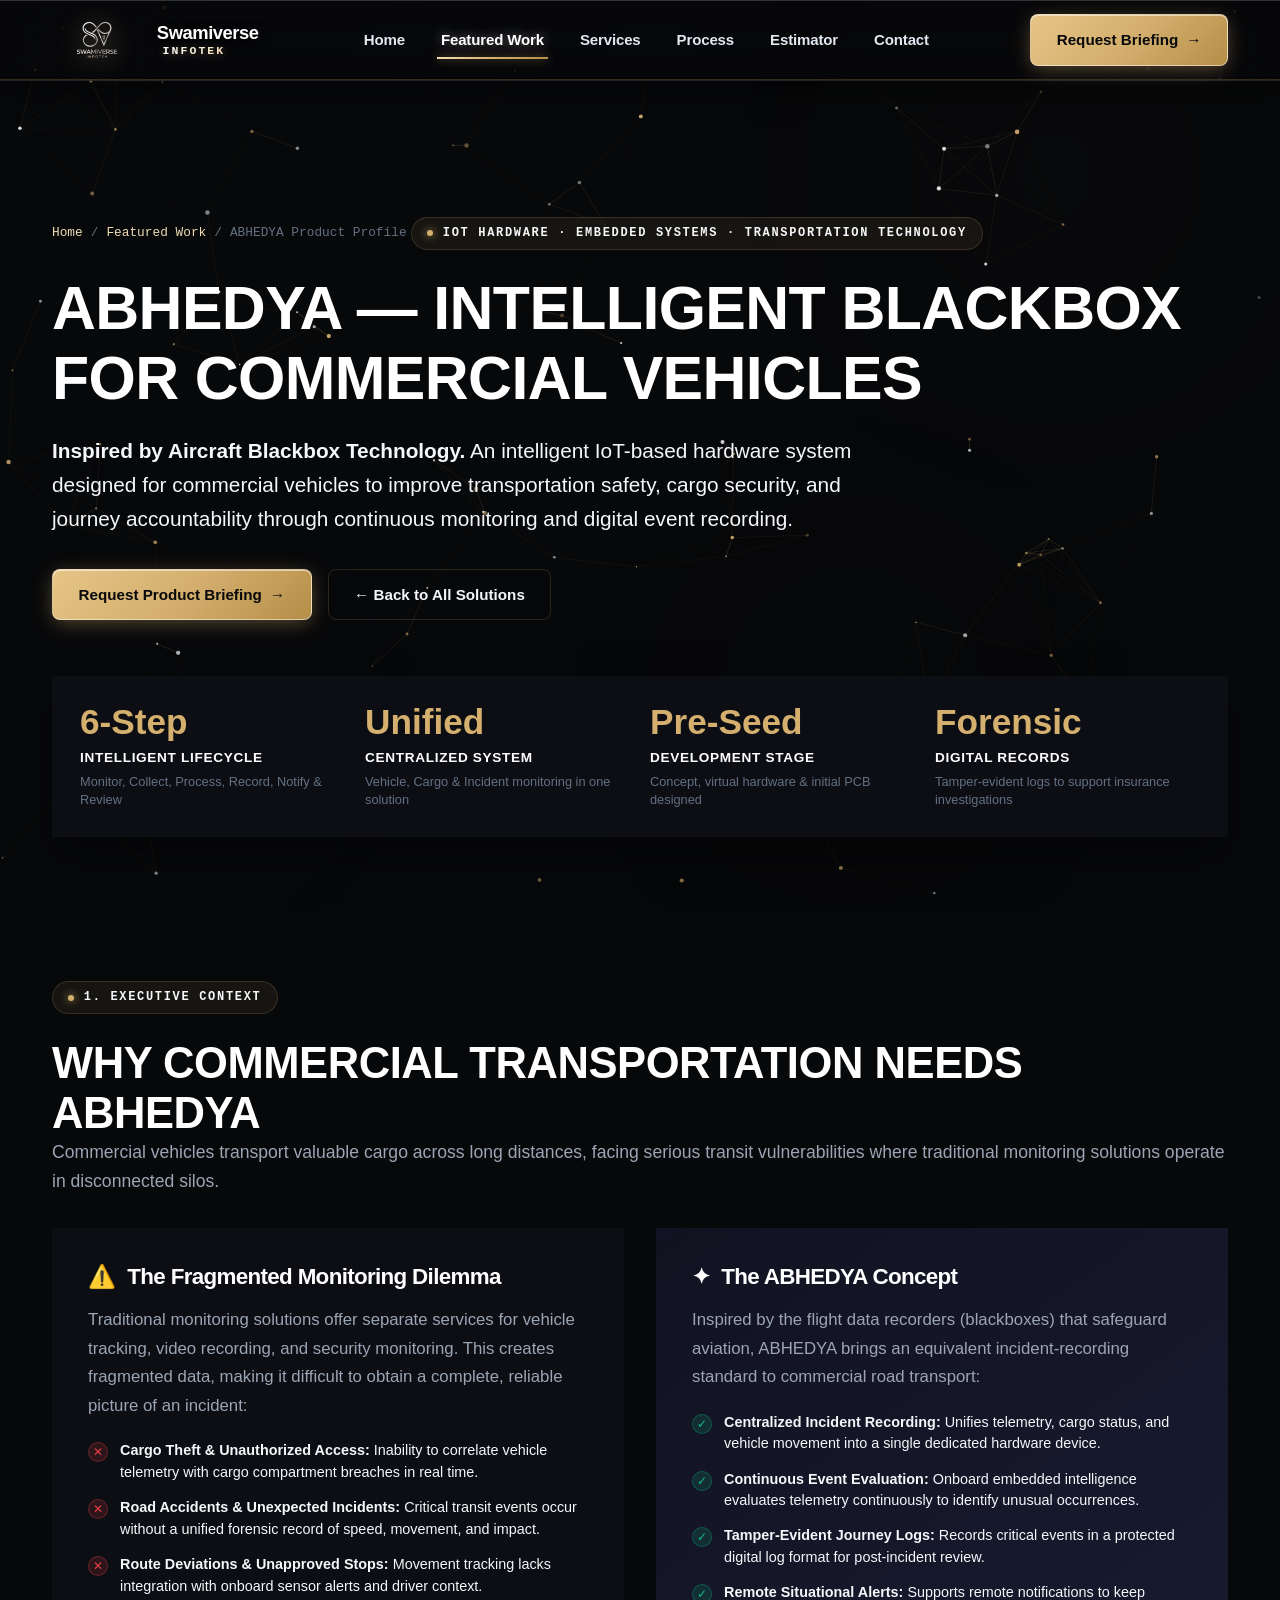
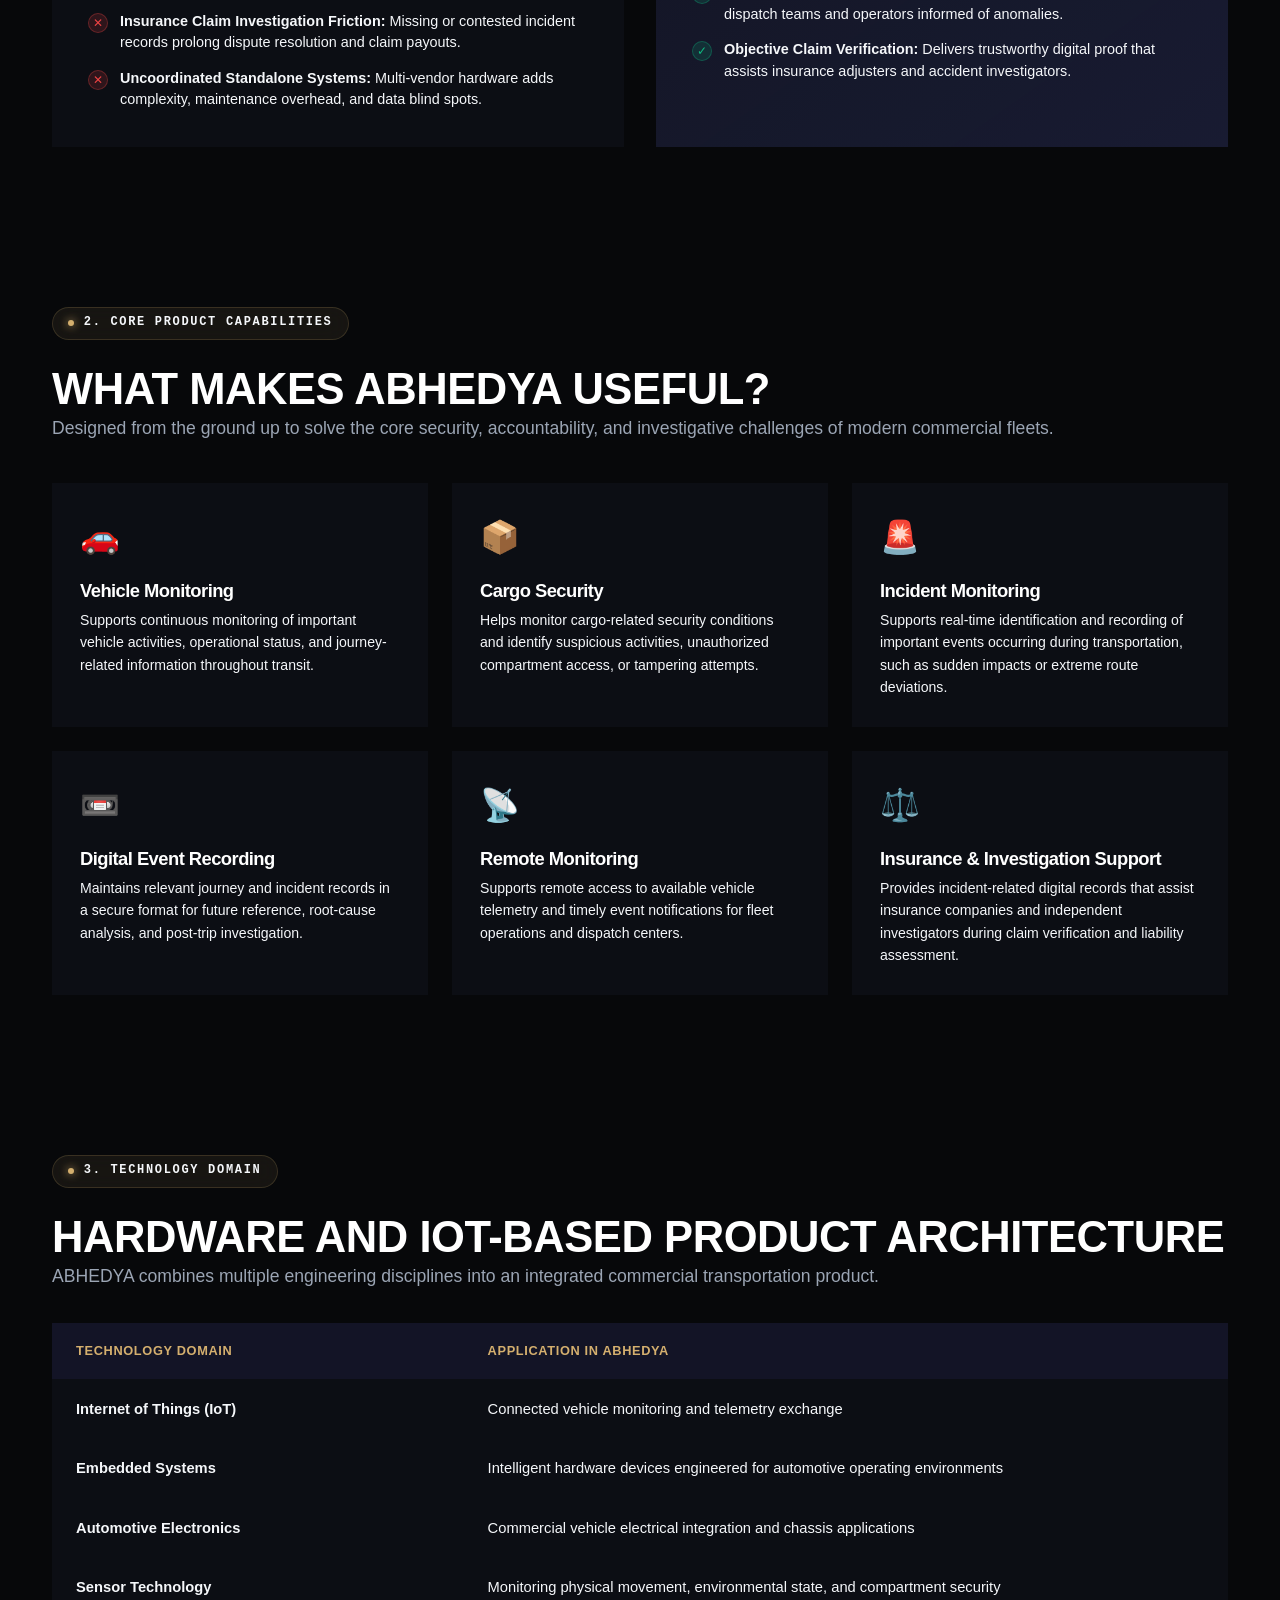
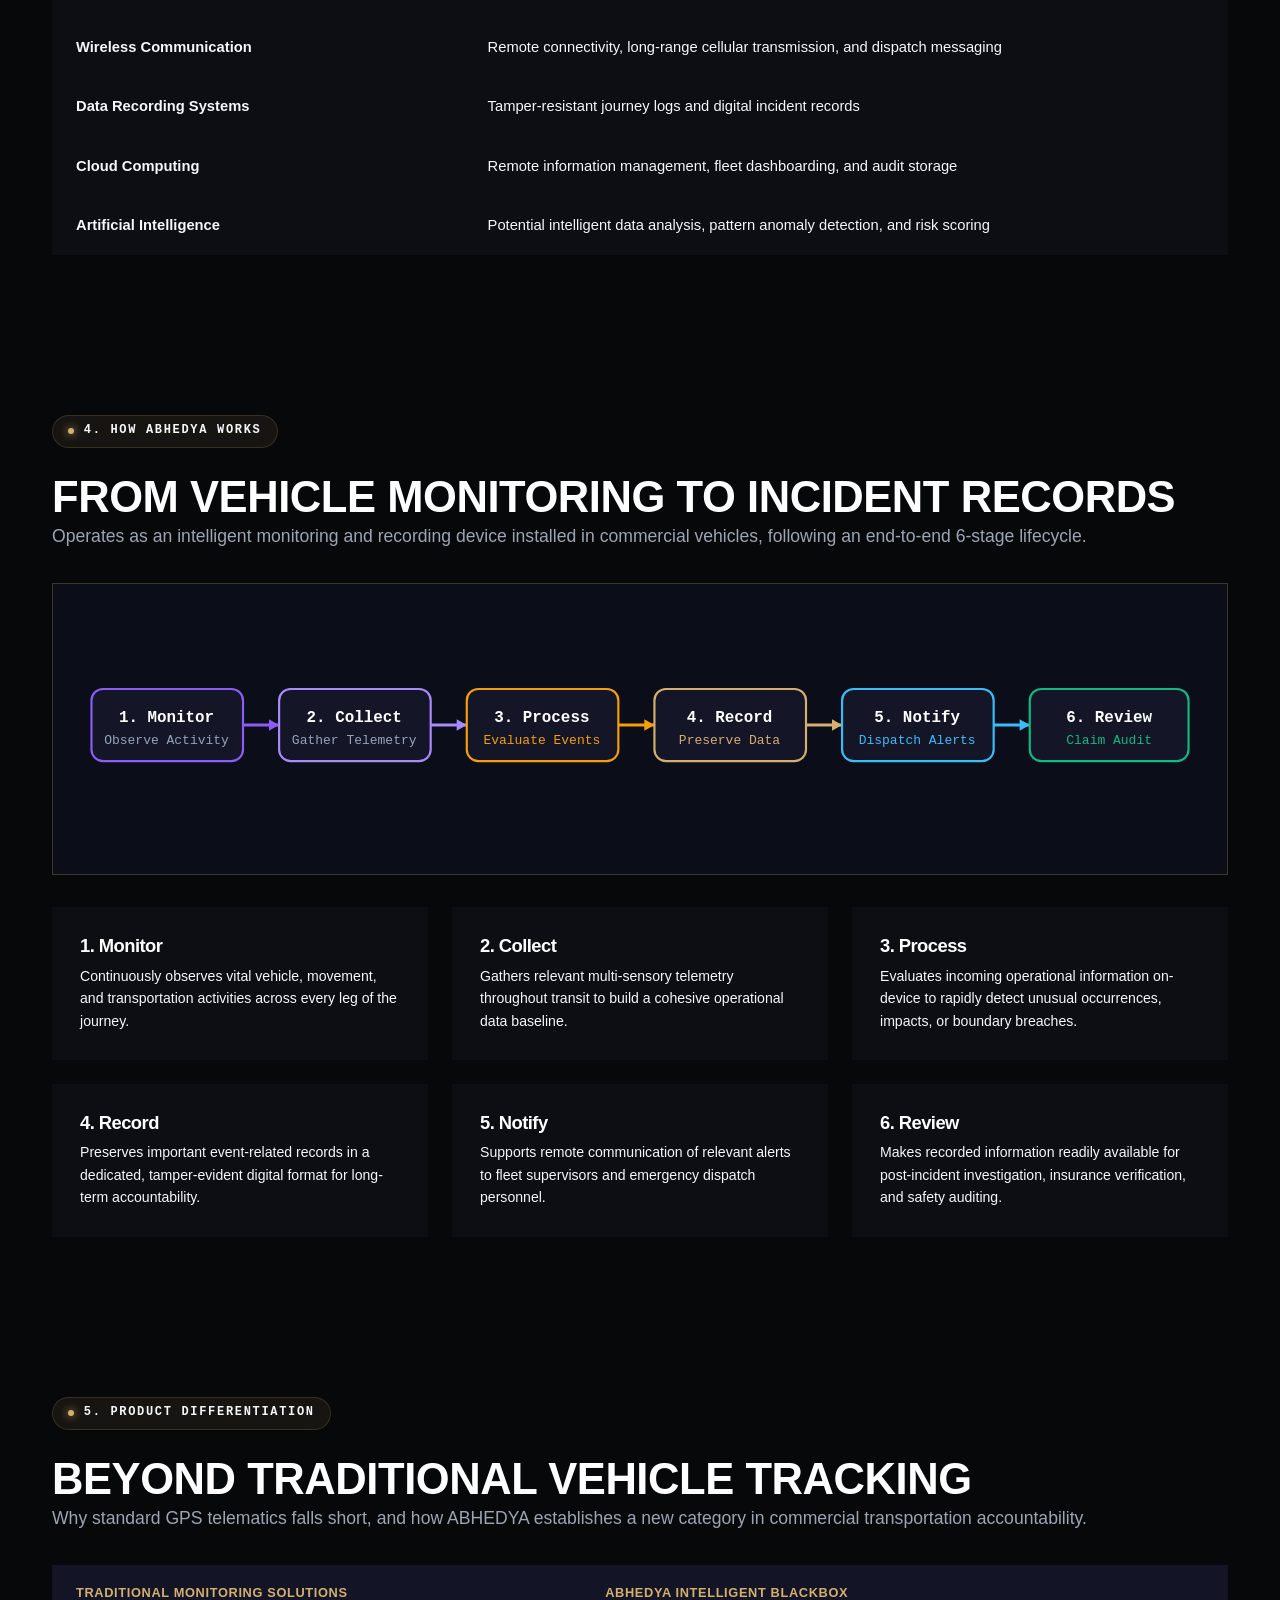
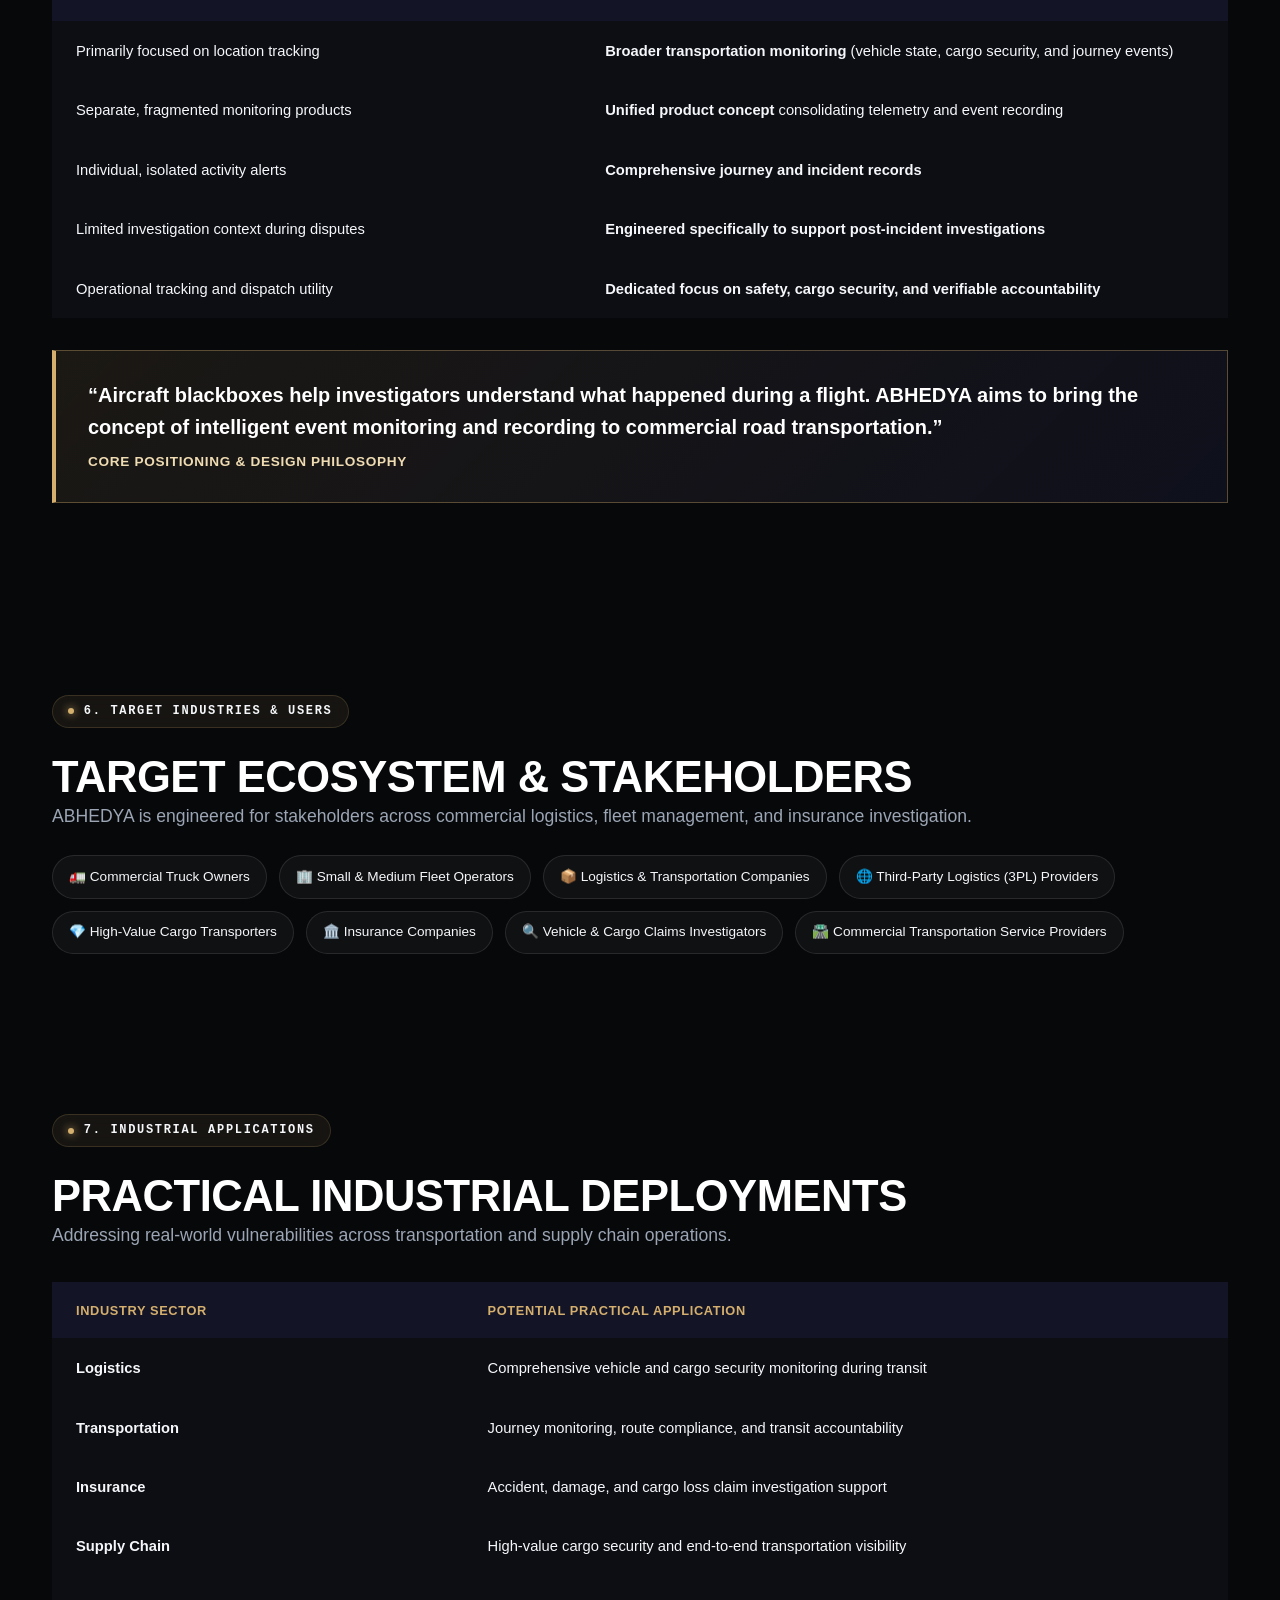
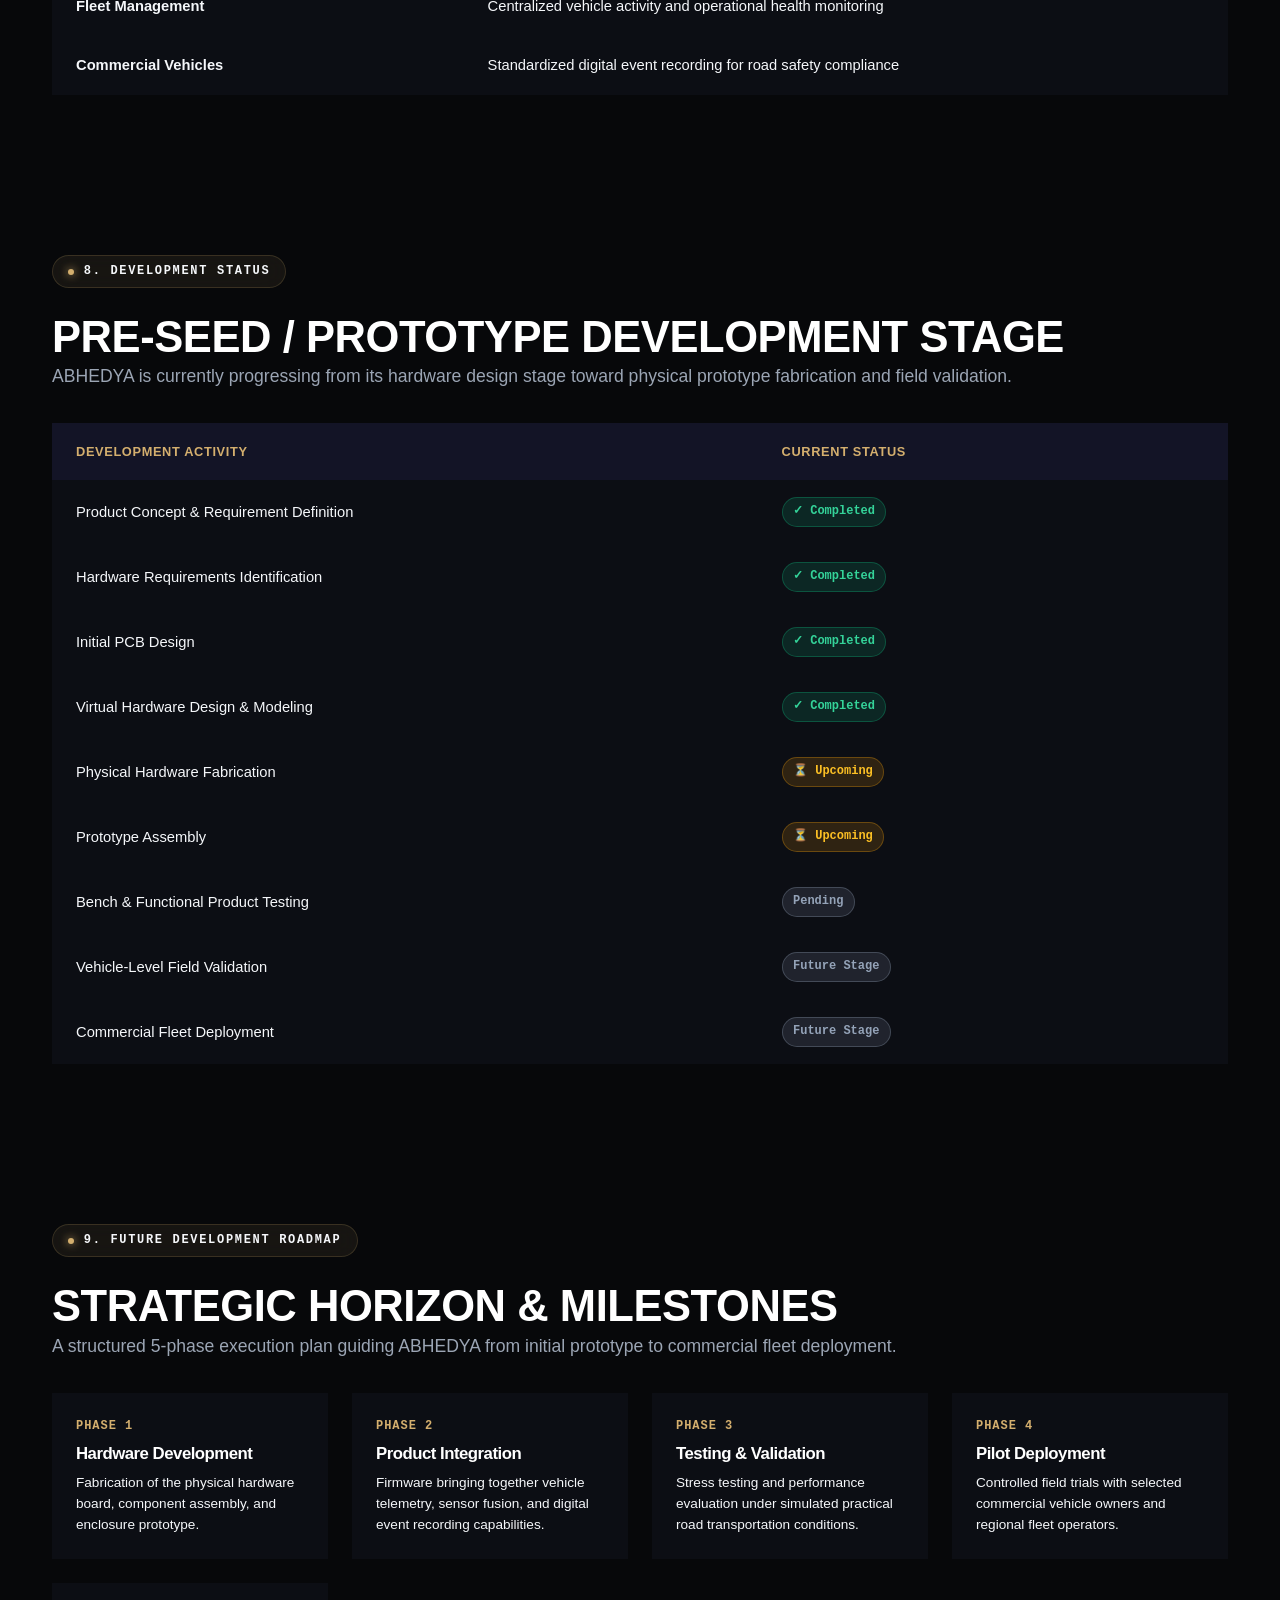
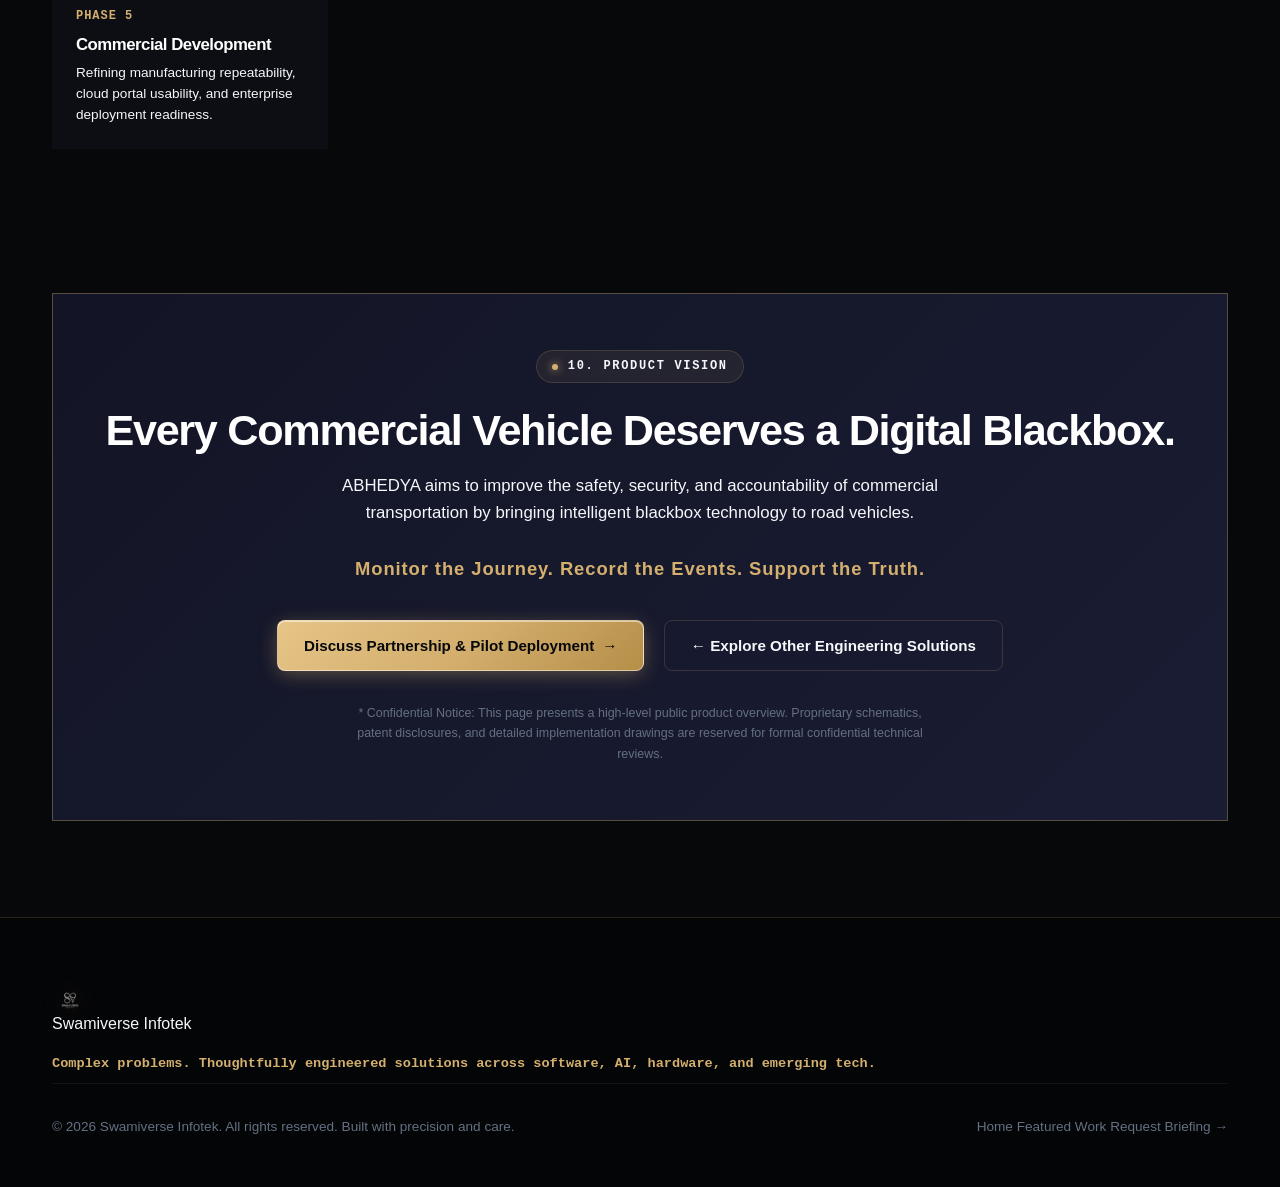
<file: abhedya.html>
<!DOCTYPE html>
<html lang="en">
<head>
  <meta charset="UTF-8">
  <meta name="viewport" content="width=device-width, initial-scale=1.0">
  <title>ABHEDYA — Intelligent Blackbox for Commercial Vehicles | Swamiverse Infotek</title>
  <meta name="description" content="ABHEDYA: An intelligent IoT-based hardware blackbox system designed for commercial vehicles to improve transportation safety, cargo security, and journey accountability.">
  
  <!-- Favicon -->
  <link rel="icon" type="image/png" href="logo.png">

  <!-- Google Fonts: Inter & Outfit -->
  <link rel="preconnect" href="https://fonts.googleapis.com">
  <link rel="preconnect" href="https://fonts.gstatic.com" crossorigin>
  <link href="https://fonts.googleapis.com/css2?family=Inter:wght@300;400;500;600;700;800&family=Outfit:wght@400;500;600;700;800;900&family=JetBrains+Mono:wght@400;500;600;700&display=swap" rel="stylesheet">

  <!-- Main Stylesheet -->
  <link rel="stylesheet" href="styles.css?v=11.0">

  <style>
    /* Case Study Custom Layouts & Design Tokens */
    .case-study-hero {
      padding-top: 8.5rem;
      padding-bottom: 4rem;
      position: relative;
    }

    .case-breadcrumb {
      display: inline-flex;
      align-items: center;
      gap: 0.5rem;
      font-family: var(--font-mono);
      font-size: 0.8rem;
      color: var(--text-muted);
      margin-bottom: 1.5rem;
    }

    .case-breadcrumb a {
      color: var(--accent-gold-light);
      text-decoration: none;
      transition: color var(--duration-fast) ease;
    }

    .case-breadcrumb a:hover {
      color: #FFFFFF;
      text-decoration: underline;
    }

    .case-title {
      font-size: clamp(2.2rem, 5vw, 3.8rem);
      line-height: 1.15;
      font-weight: 800;
      letter-spacing: -0.025em;
      margin-bottom: 1.25rem;
      color: #FFFFFF;
    }

    .case-lead {
      font-size: clamp(1.05rem, 2vw, 1.3rem);
      line-height: 1.65;
      color: var(--text-secondary);
      max-width: 860px;
      margin-bottom: 2rem;
    }

    .case-actions-bar {
      display: flex;
      flex-wrap: wrap;
      gap: 1rem;
      align-items: center;
      margin-bottom: 3.5rem;
    }

    .case-stats-strip {
      display: grid;
      grid-template-columns: repeat(auto-fit, minmax(200px, 1fr));
      gap: 1.25rem;
      padding: 1.75rem;
      background: var(--bg-surface);
      border: 1px solid var(--border-subtle);
      border-radius: var(--radius-lg);
      backdrop-filter: blur(16px);
      box-shadow: 0 20px 40px rgba(0, 0, 0, 0.4);
    }

    .case-stat-box {
      display: flex;
      flex-direction: column;
      gap: 0.25rem;
    }

    .case-stat-val {
      font-family: var(--font-display);
      font-size: 2.2rem;
      font-weight: 800;
      color: var(--accent-gold);
      line-height: 1;
    }

    .case-stat-label {
      font-size: 0.85rem;
      font-weight: 600;
      text-transform: uppercase;
      letter-spacing: 0.05em;
      color: #FFFFFF;
      margin-top: 0.25rem;
    }

    .case-stat-sub {
      font-size: 0.8rem;
      color: var(--text-muted);
      line-height: 1.4;
    }

    .case-section {
      padding: 5rem 0;
      border-top: 1px solid var(--border-subtle);
      position: relative;
    }

    .case-grid-2col {
      display: grid;
      grid-template-columns: 1fr;
      gap: 2rem;
    }

    @media (min-width: 900px) {
      .case-grid-2col {
        grid-template-columns: 1fr 1fr;
      }
    }

    .case-card-panel {
      background: var(--bg-surface);
      border: 1px solid var(--border-subtle);
      border-radius: var(--radius-lg);
      padding: 2.25rem;
      transition: transform var(--duration-normal) ease, border-color var(--duration-normal) ease;
    }

    .case-card-panel:hover {
      border-color: rgba(212, 175, 110, 0.4);
      transform: translateY(-2px);
    }

    .case-card-panel.highlight {
      border-color: rgba(212, 175, 110, 0.35);
      background: linear-gradient(145deg, rgba(20, 22, 40, 0.8) 0%, rgba(27, 30, 54, 0.9) 100%);
    }

    .panel-title {
      font-size: 1.4rem;
      font-weight: 700;
      color: #FFFFFF;
      margin-bottom: 1rem;
      display: flex;
      align-items: center;
      gap: 0.75rem;
    }

    .panel-body {
      color: var(--text-secondary);
      font-size: 0.95rem;
      line-height: 1.7;
    }

    .panel-bullet-list {
      list-style: none;
      padding: 0;
      margin: 1.25rem 0 0 0;
      display: flex;
      flex-direction: column;
      gap: 0.85rem;
    }

    .panel-bullet-item {
      display: flex;
      align-items: flex-start;
      gap: 0.75rem;
      font-size: 0.9rem;
      color: var(--text-secondary);
      line-height: 1.5;
    }

    .panel-bullet-item .icon {
      flex-shrink: 0;
      width: 20px;
      height: 20px;
      display: flex;
      align-items: center;
      justify-content: center;
      border-radius: 50%;
      font-size: 0.75rem;
      margin-top: 2px;
    }

    .panel-bullet-item.warning .icon {
      background: rgba(239, 68, 68, 0.15);
      color: #EF4444;
      border: 1px solid rgba(239, 68, 68, 0.3);
    }

    .panel-bullet-item.success .icon {
      background: rgba(16, 185, 129, 0.15);
      color: #10B981;
      border: 1px solid rgba(16, 185, 129, 0.3);
    }

    /* Capabilities 3-Col Grid */
    .capabilities-grid {
      display: grid;
      grid-template-columns: repeat(auto-fit, minmax(310px, 1fr));
      gap: 1.5rem;
      margin-top: 2.5rem;
    }

    .capability-card {
      background: var(--bg-surface);
      border: 1px solid var(--border-subtle);
      border-radius: var(--radius-lg);
      padding: 1.75rem;
      transition: all var(--duration-normal) ease;
    }

    .capability-card:hover {
      border-color: rgba(212, 175, 110, 0.45);
      transform: translateY(-3px);
      box-shadow: 0 12px 28px rgba(0, 0, 0, 0.4);
    }

    .capability-icon {
      font-size: 2rem;
      margin-bottom: 1rem;
      display: inline-block;
    }

    .capability-title {
      font-size: 1.15rem;
      font-weight: 700;
      color: #FFFFFF;
      margin-bottom: 0.5rem;
    }

    .capability-desc {
      font-size: 0.88rem;
      color: var(--text-secondary);
      line-height: 1.6;
    }

    /* Blueprint Flow Frame */
    .blueprint-frame {
      background: #0B0D18;
      border: 1px solid rgba(212, 175, 110, 0.25);
      border-radius: var(--radius-lg);
      padding: 2.5rem 1.5rem;
      margin: 2rem 0;
      position: relative;
      overflow-x: auto;
    }

    /* Comparison & Spec Tables */
    .table-responsive {
      overflow-x: auto;
      margin-top: 2rem;
      border-radius: var(--radius-lg);
      border: 1px solid var(--border-subtle);
      background: var(--bg-surface);
    }

    .spec-table {
      width: 100%;
      border-collapse: collapse;
      font-size: 0.92rem;
      text-align: left;
    }

    .spec-table th,
    .spec-table td {
      padding: 1.1rem 1.5rem;
      border-bottom: 1px solid var(--border-subtle);
    }

    .spec-table th {
      background: rgba(20, 22, 40, 0.9);
      color: var(--accent-gold);
      font-weight: 700;
      text-transform: uppercase;
      font-size: 0.8rem;
      letter-spacing: 0.05em;
    }

    .spec-table tr:last-child td {
      border-bottom: none;
    }

    .spec-table tr:hover td {
      background: rgba(255, 255, 255, 0.02);
    }

    .status-badge {
      display: inline-flex;
      align-items: center;
      gap: 0.4rem;
      padding: 0.25rem 0.65rem;
      border-radius: 999px;
      font-size: 0.75rem;
      font-family: var(--font-mono);
      font-weight: 600;
    }

    .status-completed {
      background: rgba(16, 185, 129, 0.15);
      color: #34D399;
      border: 1px solid rgba(16, 185, 129, 0.3);
    }

    .status-upcoming {
      background: rgba(245, 158, 11, 0.15);
      color: #FBBF24;
      border: 1px solid rgba(245, 158, 11, 0.3);
    }

    .status-future {
      background: rgba(148, 163, 184, 0.15);
      color: #94A3B8;
      border: 1px solid rgba(148, 163, 184, 0.3);
    }

    /* Core Quote Frame */
    .quote-callout {
      background: linear-gradient(135deg, rgba(212, 175, 110, 0.1) 0%, rgba(20, 22, 40, 0.6) 100%);
      border: 1px solid rgba(212, 175, 110, 0.35);
      border-left: 4px solid var(--accent-gold);
      border-radius: var(--radius-md);
      padding: 1.75rem 2rem;
      margin: 2rem 0;
    }

    .quote-callout-text {
      font-family: var(--font-display);
      font-size: 1.25rem;
      font-weight: 600;
      color: #FFFFFF;
      line-height: 1.6;
      margin-bottom: 0.5rem;
    }

    .quote-callout-sub {
      font-size: 0.85rem;
      color: var(--accent-gold-light);
      text-transform: uppercase;
      letter-spacing: 0.05em;
      font-weight: 600;
    }

    /* Roadmap Timeline */
    .roadmap-grid {
      display: grid;
      grid-template-columns: repeat(auto-fit, minmax(220px, 1fr));
      gap: 1.5rem;
      margin-top: 2rem;
    }

    .roadmap-card {
      background: var(--bg-surface);
      border: 1px solid var(--border-subtle);
      border-radius: var(--radius-lg);
      padding: 1.5rem;
      position: relative;
    }

    .roadmap-phase-tag {
      font-family: var(--font-mono);
      font-size: 0.75rem;
      font-weight: 700;
      color: var(--accent-gold);
      text-transform: uppercase;
      letter-spacing: 0.08em;
      margin-bottom: 0.5rem;
      display: block;
    }

    .roadmap-phase-title {
      font-size: 1.05rem;
      font-weight: 700;
      color: #FFFFFF;
      margin-bottom: 0.5rem;
    }

    .roadmap-phase-desc {
      font-size: 0.85rem;
      color: var(--text-secondary);
      line-height: 1.55;
    }

    /* Target Users Chips */
    .chips-cloud {
      display: flex;
      flex-wrap: wrap;
      gap: 0.75rem;
      margin-top: 1.5rem;
    }

    .user-chip {
      background: rgba(255, 255, 255, 0.04);
      border: 1px solid rgba(255, 255, 255, 0.1);
      padding: 0.6rem 1rem;
      border-radius: 999px;
      font-size: 0.85rem;
      color: var(--text-secondary);
      transition: all var(--duration-fast) ease;
    }

    .user-chip:hover {
      border-color: var(--accent-gold);
      color: #FFFFFF;
      background: rgba(212, 175, 110, 0.1);
      transform: translateY(-2px);
    }

    /* CTA Banner */
    .case-cta-banner {
      background: linear-gradient(135deg, rgba(20, 22, 40, 0.95) 0%, rgba(27, 30, 54, 0.95) 100%);
      border: 1px solid rgba(212, 175, 110, 0.35);
      border-radius: var(--radius-lg);
      padding: 3.5rem 2.5rem;
      text-align: center;
      margin: 4rem 0 6rem 0;
      position: relative;
      overflow: hidden;
    }

    .case-cta-title {
      font-size: clamp(1.8rem, 4vw, 2.7rem);
      font-weight: 800;
      color: #FFFFFF;
      margin-bottom: 1rem;
      line-height: 1.25;
    }

    .case-cta-desc {
      font-size: 1.05rem;
      color: var(--text-secondary);
      max-width: 680px;
      margin: 0 auto 2.25rem auto;
      line-height: 1.6;
    }

    .case-cta-actions {
      display: flex;
      justify-content: center;
      flex-wrap: wrap;
      gap: 1.25rem;
    }
  </style>
</head>
<body>
  <!-- Background Particle Constellation & Stardust Canvas -->
  <canvas id="bg-constellation-canvas" class="bg-constellation" aria-hidden="true"></canvas>

  <!-- Atmospheric Glow Blobs -->
  <div class="nebula-glow nebula-top-right" aria-hidden="true"></div>
  <div class="nebula-glow nebula-mid-left" aria-hidden="true"></div>
  <div class="nebula-glow nebula-bottom-right" aria-hidden="true"></div>

  <!-- Top Reading Progress Indicator -->
  <div id="scroll-progress-bar" class="scroll-progress" aria-hidden="true"></div>

  <!-- 1. NAVIGATION BAR -->
  <header class="site-header" id="header">
    <div class="container header-inner">
      
      <!-- Brand Identity -->
      <a href="index.html" class="brand-identity" aria-label="Swamiverse Infotek Home">
        <img src="logo.png" alt="Swamiverse Infotek Logo" class="brand-logo-img">
        <span class="brand-text-stack">
          <span class="brand-name-main">Swamiverse</span>
          <span class="brand-name-sub">Infotek</span>
        </span>
      </a>

      <!-- Horizontal Desktop Navigation -->
      <nav class="main-navigation" aria-label="Main Navigation">
        <ul class="nav-links">
          <li><a href="index.html#home" class="nav-link">Home</a></li>
          <li><a href="index.html#work" class="nav-link active">Featured Work</a></li>
          <li><a href="index.html#services" class="nav-link">Services</a></li>
          <li><a href="index.html#process" class="nav-link">Process</a></li>
          <li><a href="index.html#estimator" class="nav-link">Estimator</a></li>
          <li><a href="index.html#contact" class="nav-link">Contact</a></li>
        </ul>
      </nav>

      <div class="header-actions">
        <a href="index.html#contact" class="btn btn-primary" id="header-prototype-cta">
          Request Briefing <span class="arrow" aria-hidden="true">→</span>
        </a>
      </div>

      <!-- Mobile Menu Toggle Button -->
      <button class="mobile-menu-toggle" id="mobile-menu-btn" aria-label="Toggle mobile menu" aria-expanded="false">
        <span></span>
        <span></span>
      </button>
    </div>

    <!-- Mobile Navigation Drawer -->
    <div class="mobile-nav-drawer" id="mobile-drawer" aria-hidden="true">
      <ul class="mobile-nav-links">
        <li><a href="index.html#home" class="mobile-nav-link">Home</a></li>
        <li><a href="index.html#work" class="mobile-nav-link">Featured Work</a></li>
        <li><a href="index.html#services" class="mobile-nav-link">Services</a></li>
        <li><a href="index.html#contact" class="mobile-nav-link">Contact</a></li>
        <li><a href="index.html#contact" class="mobile-nav-link">Request Briefing →</a></li>
      </ul>
    </div>
  </header>

  <main id="main-content">

    <!-- HERO SECTION -->
    <section class="case-study-hero" id="overview">
      <div class="container">
        
        <div class="case-breadcrumb">
          <a href="index.html">Home</a>
          <span>/</span>
          <a href="index.html#work">Featured Work</a>
          <span>/</span>
          <span>ABHEDYA Product Profile</span>
        </div>

        <div class="section-label-badge">
          <span class="label-dot"></span>
          <span class="label-text">IOT HARDWARE · EMBEDDED SYSTEMS · TRANSPORTATION TECHNOLOGY</span>
        </div>

        <h1 class="case-title">
          ABHEDYA — Intelligent Blackbox for Commercial Vehicles
        </h1>

        <p class="case-lead">
          <strong>Inspired by Aircraft Blackbox Technology.</strong> An intelligent IoT-based hardware system designed for commercial vehicles to improve transportation safety, cargo security, and journey accountability through continuous monitoring and digital event recording.
        </p>

        <div class="case-actions-bar">
          <a href="index.html#contact" class="btn btn-primary">
            Request Product Briefing <span class="arrow" aria-hidden="true">→</span>
          </a>
          <a href="index.html#work" class="btn btn-outline">
            ← Back to All Solutions
          </a>
        </div>

        <!-- KPI Telemetry Strip -->
        <div class="case-stats-strip">
          <div class="case-stat-box">
            <div class="case-stat-val">6-Step</div>
            <div class="case-stat-label">Intelligent Lifecycle</div>
            <div class="case-stat-sub">Monitor, Collect, Process, Record, Notify &amp; Review</div>
          </div>
          <div class="case-stat-box">
            <div class="case-stat-val">Unified</div>
            <div class="case-stat-label">Centralized System</div>
            <div class="case-stat-sub">Vehicle, Cargo &amp; Incident monitoring in one solution</div>
          </div>
          <div class="case-stat-box">
            <div class="case-stat-val">Pre-Seed</div>
            <div class="case-stat-label">Development Stage</div>
            <div class="case-stat-sub">Concept, virtual hardware &amp; initial PCB designed</div>
          </div>
          <div class="case-stat-box">
            <div class="case-stat-val">Forensic</div>
            <div class="case-stat-label">Digital Records</div>
            <div class="case-stat-sub">Tamper-evident logs to support insurance investigations</div>
          </div>
        </div>

      </div>
    </section>

    <!-- SECTION 1: EXECUTIVE CONTEXT -->
    <section class="case-section" id="executive-context">
      <div class="container">
        
        <div class="section-label-badge">
          <span class="label-dot"></span>
          <span class="label-text">1. EXECUTIVE CONTEXT</span>
        </div>
        <h2 class="section-title">Why Commercial Transportation Needs ABHEDYA</h2>
        <p class="section-intro">
          Commercial vehicles transport valuable cargo across long distances, facing serious transit vulnerabilities where traditional monitoring solutions operate in disconnected silos.
        </p>

        <div class="case-grid-2col" style="margin-top: 2rem;">
          
          <!-- The Industry Problem Panel -->
          <div class="case-card-panel">
            <h3 class="panel-title">
              <span>⚠️</span> The Fragmented Monitoring Dilemma
            </h3>
            <div class="panel-body">
              <p>
                Traditional monitoring solutions offer separate services for vehicle tracking, video recording, and security monitoring. This creates fragmented data, making it difficult to obtain a complete, reliable picture of an incident:
              </p>
              <ul class="panel-bullet-list">
                <li class="panel-bullet-item warning">
                  <span class="icon">✕</span>
                  <div><strong>Cargo Theft &amp; Unauthorized Access:</strong> Inability to correlate vehicle telemetry with cargo compartment breaches in real time.</div>
                </li>
                <li class="panel-bullet-item warning">
                  <span class="icon">✕</span>
                  <div><strong>Road Accidents &amp; Unexpected Incidents:</strong> Critical transit events occur without a unified forensic record of speed, movement, and impact.</div>
                </li>
                <li class="panel-bullet-item warning">
                  <span class="icon">✕</span>
                  <div><strong>Route Deviations &amp; Unapproved Stops:</strong> Movement tracking lacks integration with onboard sensor alerts and driver context.</div>
                </li>
                <li class="panel-bullet-item warning">
                  <span class="icon">✕</span>
                  <div><strong>Insurance Claim Investigation Friction:</strong> Missing or contested incident records prolong dispute resolution and claim payouts.</div>
                </li>
                <li class="panel-bullet-item warning">
                  <span class="icon">✕</span>
                  <div><strong>Uncoordinated Standalone Systems:</strong> Multi-vendor hardware adds complexity, maintenance overhead, and data blind spots.</div>
                </li>
              </ul>
            </div>
          </div>

          <!-- The ABHEDYA Solution Panel -->
          <div class="case-card-panel highlight">
            <h3 class="panel-title">
              <span>✦</span> The ABHEDYA Concept
            </h3>
            <div class="panel-body">
              <p>
                Inspired by the flight data recorders (blackboxes) that safeguard aviation, ABHEDYA brings an equivalent incident-recording standard to commercial road transport:
              </p>
              <ul class="panel-bullet-list">
                <li class="panel-bullet-item success">
                  <span class="icon">✓</span>
                  <div><strong>Centralized Incident Recording:</strong> Unifies telemetry, cargo status, and vehicle movement into a single dedicated hardware device.</div>
                </li>
                <li class="panel-bullet-item success">
                  <span class="icon">✓</span>
                  <div><strong>Continuous Event Evaluation:</strong> Onboard embedded intelligence evaluates telemetry continuously to identify unusual occurrences.</div>
                </li>
                <li class="panel-bullet-item success">
                  <span class="icon">✓</span>
                  <div><strong>Tamper-Evident Journey Logs:</strong> Records critical events in a protected digital log format for post-incident review.</div>
                </li>
                <li class="panel-bullet-item success">
                  <span class="icon">✓</span>
                  <div><strong>Remote Situational Alerts:</strong> Supports remote notifications to keep dispatch teams and operators informed of anomalies.</div>
                </li>
                <li class="panel-bullet-item success">
                  <span class="icon">✓</span>
                  <div><strong>Objective Claim Verification:</strong> Delivers trustworthy digital proof that assists insurance adjusters and accident investigators.</div>
                </li>
              </ul>
            </div>
          </div>

        </div>

      </div>
    </section>

    <!-- SECTION 2: CORE PRODUCT CAPABILITIES -->
    <section class="case-section" id="capabilities">
      <div class="container">
        
        <div class="section-label-badge">
          <span class="label-dot"></span>
          <span class="label-text">2. CORE PRODUCT CAPABILITIES</span>
        </div>
        <h2 class="section-title">What Makes ABHEDYA Useful?</h2>
        <p class="section-intro">
          Designed from the ground up to solve the core security, accountability, and investigative challenges of modern commercial fleets.
        </p>

        <div class="capabilities-grid">
          
          <div class="capability-card">
            <span class="capability-icon">🚗</span>
            <h3 class="capability-title">Vehicle Monitoring</h3>
            <p class="capability-desc">
              Supports continuous monitoring of important vehicle activities, operational status, and journey-related information throughout transit.
            </p>
          </div>

          <div class="capability-card">
            <span class="capability-icon">📦</span>
            <h3 class="capability-title">Cargo Security</h3>
            <p class="capability-desc">
              Helps monitor cargo-related security conditions and identify suspicious activities, unauthorized compartment access, or tampering attempts.
            </p>
          </div>

          <div class="capability-card">
            <span class="capability-icon">🚨</span>
            <h3 class="capability-title">Incident Monitoring</h3>
            <p class="capability-desc">
              Supports real-time identification and recording of important events occurring during transportation, such as sudden impacts or extreme route deviations.
            </p>
          </div>

          <div class="capability-card">
            <span class="capability-icon">📼</span>
            <h3 class="capability-title">Digital Event Recording</h3>
            <p class="capability-desc">
              Maintains relevant journey and incident records in a secure format for future reference, root-cause analysis, and post-trip investigation.
            </p>
          </div>

          <div class="capability-card">
            <span class="capability-icon">📡</span>
            <h3 class="capability-title">Remote Monitoring</h3>
            <p class="capability-desc">
              Supports remote access to available vehicle telemetry and timely event notifications for fleet operations and dispatch centers.
            </p>
          </div>

          <div class="capability-card">
            <span class="capability-icon">⚖️</span>
            <h3 class="capability-title">Insurance &amp; Investigation Support</h3>
            <p class="capability-desc">
              Provides incident-related digital records that assist insurance companies and independent investigators during claim verification and liability assessment.
            </p>
          </div>

        </div>

      </div>
    </section>

    <!-- SECTION 3: TECHNOLOGY DOMAIN -->
    <section class="case-section" id="technology-domain">
      <div class="container">
        
        <div class="section-label-badge">
          <span class="label-dot"></span>
          <span class="label-text">3. TECHNOLOGY DOMAIN</span>
        </div>
        <h2 class="section-title">Hardware and IoT-Based Product Architecture</h2>
        <p class="section-intro">
          ABHEDYA combines multiple engineering disciplines into an integrated commercial transportation product.
        </p>

        <div class="table-responsive">
          <table class="spec-table">
            <thead>
              <tr>
                <th style="width: 35%;">Technology Domain</th>
                <th>Application in ABHEDYA</th>
              </tr>
            </thead>
            <tbody>
              <tr>
                <td><strong>Internet of Things (IoT)</strong></td>
                <td>Connected vehicle monitoring and telemetry exchange</td>
              </tr>
              <tr>
                <td><strong>Embedded Systems</strong></td>
                <td>Intelligent hardware devices engineered for automotive operating environments</td>
              </tr>
              <tr>
                <td><strong>Automotive Electronics</strong></td>
                <td>Commercial vehicle electrical integration and chassis applications</td>
              </tr>
              <tr>
                <td><strong>Sensor Technology</strong></td>
                <td>Monitoring physical movement, environmental state, and compartment security</td>
              </tr>
              <tr>
                <td><strong>Wireless Communication</strong></td>
                <td>Remote connectivity, long-range cellular transmission, and dispatch messaging</td>
              </tr>
              <tr>
                <td><strong>Data Recording Systems</strong></td>
                <td>Tamper-resistant journey logs and digital incident records</td>
              </tr>
              <tr>
                <td><strong>Cloud Computing</strong></td>
                <td>Remote information management, fleet dashboarding, and audit storage</td>
              </tr>
              <tr>
                <td><strong>Artificial Intelligence</strong></td>
                <td>Potential intelligent data analysis, pattern anomaly detection, and risk scoring</td>
              </tr>
            </tbody>
          </table>
        </div>

      </div>
    </section>

    <!-- SECTION 4: HOW ABHEDYA WORKS -->
    <section class="case-section" id="how-it-works">
      <div class="container">
        
        <div class="section-label-badge">
          <span class="label-dot"></span>
          <span class="label-text">4. HOW ABHEDYA WORKS</span>
        </div>
        <h2 class="section-title">From Vehicle Monitoring to Incident Records</h2>
        <p class="section-intro">
          Operates as an intelligent monitoring and recording device installed in commercial vehicles, following an end-to-end 6-stage lifecycle.
        </p>

        <!-- SVG Lifecycle Flow Diagram -->
        <div class="blueprint-frame">
          <svg viewBox="0 0 780 140" fill="none" xmlns="http://www.w3.org/2000/svg" style="width:100%; height:auto;">
            <!-- Step 1: Monitor -->
            <rect x="10" y="45" width="105" height="50" rx="8" fill="#141628" stroke="#8B5CF6" stroke-width="1.5"/>
            <text x="62" y="68" fill="#FFFFFF" font-size="11" font-family="monospace" text-anchor="middle" font-weight="700">1. Monitor</text>
            <text x="62" y="83" fill="#94A3B8" font-size="9" font-family="monospace" text-anchor="middle">Observe Activity</text>

            <line x1="115" y1="70" x2="140" y2="70" stroke="#8B5CF6" stroke-width="2"/>
            <polygon points="140,70 133,66 133,74" fill="#8B5CF6"/>

            <!-- Step 2: Collect -->
            <rect x="140" y="45" width="105" height="50" rx="8" fill="#141628" stroke="#A78BFA" stroke-width="1.5"/>
            <text x="192" y="68" fill="#FFFFFF" font-size="11" font-family="monospace" text-anchor="middle" font-weight="700">2. Collect</text>
            <text x="192" y="83" fill="#94A3B8" font-size="9" font-family="monospace" text-anchor="middle">Gather Telemetry</text>

            <line x1="245" y1="70" x2="270" y2="70" stroke="#A78BFA" stroke-width="2"/>
            <polygon points="270,70 263,66 263,74" fill="#A78BFA"/>

            <!-- Step 3: Process -->
            <rect x="270" y="45" width="105" height="50" rx="8" fill="#141628" stroke="#F59E0B" stroke-width="1.5"/>
            <text x="322" y="68" fill="#FFFFFF" font-size="11" font-family="monospace" text-anchor="middle" font-weight="700">3. Process</text>
            <text x="322" y="83" fill="#F59E0B" font-size="9" font-family="monospace" text-anchor="middle">Evaluate Events</text>

            <line x1="375" y1="70" x2="400" y2="70" stroke="#F59E0B" stroke-width="2"/>
            <polygon points="400,70 393,66 393,74" fill="#F59E0B"/>

            <!-- Step 4: Record -->
            <rect x="400" y="45" width="105" height="50" rx="8" fill="#141628" stroke="#D4AF6E" stroke-width="1.5"/>
            <text x="452" y="68" fill="#FFFFFF" font-size="11" font-family="monospace" text-anchor="middle" font-weight="700">4. Record</text>
            <text x="452" y="83" fill="#D4AF6E" font-size="9" font-family="monospace" text-anchor="middle">Preserve Data</text>

            <line x1="505" y1="70" x2="530" y2="70" stroke="#D4AF6E" stroke-width="2"/>
            <polygon points="530,70 523,66 523,74" fill="#D4AF6E"/>

            <!-- Step 5: Notify -->
            <rect x="530" y="45" width="105" height="50" rx="8" fill="#141628" stroke="#38BDF8" stroke-width="1.5"/>
            <text x="582" y="68" fill="#FFFFFF" font-size="11" font-family="monospace" text-anchor="middle" font-weight="700">5. Notify</text>
            <text x="582" y="83" fill="#38BDF8" font-size="9" font-family="monospace" text-anchor="middle">Dispatch Alerts</text>

            <line x1="635" y1="70" x2="660" y2="70" stroke="#38BDF8" stroke-width="2"/>
            <polygon points="660,70 653,66 653,74" fill="#38BDF8"/>

            <!-- Step 6: Review -->
            <rect x="660" y="45" width="110" height="50" rx="8" fill="#141628" stroke="#10B981" stroke-width="1.5"/>
            <text x="715" y="68" fill="#FFFFFF" font-size="11" font-family="monospace" text-anchor="middle" font-weight="700">6. Review</text>
            <text x="715" y="83" fill="#10B981" font-size="9" font-family="monospace" text-anchor="middle">Claim Audit</text>
          </svg>
        </div>

        <div class="capabilities-grid" style="margin-top: 1.5rem;">
          <div class="capability-card">
            <h3 class="capability-title">1. Monitor</h3>
            <p class="capability-desc">Continuously observes vital vehicle, movement, and transportation activities across every leg of the journey.</p>
          </div>
          <div class="capability-card">
            <h3 class="capability-title">2. Collect</h3>
            <p class="capability-desc">Gathers relevant multi-sensory telemetry throughout transit to build a cohesive operational data baseline.</p>
          </div>
          <div class="capability-card">
            <h3 class="capability-title">3. Process</h3>
            <p class="capability-desc">Evaluates incoming operational information on-device to rapidly detect unusual occurrences, impacts, or boundary breaches.</p>
          </div>
          <div class="capability-card">
            <h3 class="capability-title">4. Record</h3>
            <p class="capability-desc">Preserves important event-related records in a dedicated, tamper-evident digital format for long-term accountability.</p>
          </div>
          <div class="capability-card">
            <h3 class="capability-title">5. Notify</h3>
            <p class="capability-desc">Supports remote communication of relevant alerts to fleet supervisors and emergency dispatch personnel.</p>
          </div>
          <div class="capability-card">
            <h3 class="capability-title">6. Review</h3>
            <p class="capability-desc">Makes recorded information readily available for post-incident investigation, insurance verification, and safety auditing.</p>
          </div>
        </div>

      </div>
    </section>

    <!-- SECTION 5: PRODUCT DIFFERENTIATION -->
    <section class="case-section" id="differentiation">
      <div class="container">
        
        <div class="section-label-badge">
          <span class="label-dot"></span>
          <span class="label-text">5. PRODUCT DIFFERENTIATION</span>
        </div>
        <h2 class="section-title">Beyond Traditional Vehicle Tracking</h2>
        <p class="section-intro">
          Why standard GPS telematics falls short, and how ABHEDYA establishes a new category in commercial transportation accountability.
        </p>

        <div class="table-responsive">
          <table class="spec-table">
            <thead>
              <tr>
                <th style="width: 45%;">Traditional Monitoring Solutions</th>
                <th style="width: 55%; color: var(--accent-gold);">ABHEDYA Intelligent Blackbox</th>
              </tr>
            </thead>
            <tbody>
              <tr>
                <td>Primarily focused on location tracking</td>
                <td><strong>Broader transportation monitoring</strong> (vehicle state, cargo security, and journey events)</td>
              </tr>
              <tr>
                <td>Separate, fragmented monitoring products</td>
                <td><strong>Unified product concept</strong> consolidating telemetry and event recording</td>
              </tr>
              <tr>
                <td>Individual, isolated activity alerts</td>
                <td><strong>Comprehensive journey and incident records</strong></td>
              </tr>
              <tr>
                <td>Limited investigation context during disputes</td>
                <td><strong>Engineered specifically to support post-incident investigations</strong></td>
              </tr>
              <tr>
                <td>Operational tracking and dispatch utility</td>
                <td><strong>Dedicated focus on safety, cargo security, and verifiable accountability</strong></td>
              </tr>
            </tbody>
          </table>
        </div>

        <!-- Core Quote Frame -->
        <div class="quote-callout">
          <div class="quote-callout-text">
            “Aircraft blackboxes help investigators understand what happened during a flight. ABHEDYA aims to bring the concept of intelligent event monitoring and recording to commercial road transportation.”
          </div>
          <div class="quote-callout-sub">
            Core Positioning &amp; Design Philosophy
          </div>
        </div>

      </div>
    </section>

    <!-- SECTION 6: TARGET INDUSTRIES & USERS -->
    <section class="case-section" id="target-industries">
      <div class="container">
        
        <div class="section-label-badge">
          <span class="label-dot"></span>
          <span class="label-text">6. TARGET INDUSTRIES &amp; USERS</span>
        </div>
        <h2 class="section-title">Target Ecosystem &amp; Stakeholders</h2>
        <p class="section-intro">
          ABHEDYA is engineered for stakeholders across commercial logistics, fleet management, and insurance investigation.
        </p>

        <div class="chips-cloud">
          <span class="user-chip">🚛 Commercial Truck Owners</span>
          <span class="user-chip">🏢 Small &amp; Medium Fleet Operators</span>
          <span class="user-chip">📦 Logistics &amp; Transportation Companies</span>
          <span class="user-chip">🌐 Third-Party Logistics (3PL) Providers</span>
          <span class="user-chip">💎 High-Value Cargo Transporters</span>
          <span class="user-chip">🏛️ Insurance Companies</span>
          <span class="user-chip">🔍 Vehicle &amp; Cargo Claims Investigators</span>
          <span class="user-chip">🛣️ Commercial Transportation Service Providers</span>
        </div>

      </div>
    </section>

    <!-- SECTION 7: INDUSTRIAL APPLICATIONS -->
    <section class="case-section" id="industrial-applications">
      <div class="container">
        
        <div class="section-label-badge">
          <span class="label-dot"></span>
          <span class="label-text">7. INDUSTRIAL APPLICATIONS</span>
        </div>
        <h2 class="section-title">Practical Industrial Deployments</h2>
        <p class="section-intro">
          Addressing real-world vulnerabilities across transportation and supply chain operations.
        </p>

        <div class="table-responsive">
          <table class="spec-table">
            <thead>
              <tr>
                <th style="width: 35%;">Industry Sector</th>
                <th>Potential Practical Application</th>
              </tr>
            </thead>
            <tbody>
              <tr>
                <td><strong>Logistics</strong></td>
                <td>Comprehensive vehicle and cargo security monitoring during transit</td>
              </tr>
              <tr>
                <td><strong>Transportation</strong></td>
                <td>Journey monitoring, route compliance, and transit accountability</td>
              </tr>
              <tr>
                <td><strong>Insurance</strong></td>
                <td>Accident, damage, and cargo loss claim investigation support</td>
              </tr>
              <tr>
                <td><strong>Supply Chain</strong></td>
                <td>High-value cargo security and end-to-end transportation visibility</td>
              </tr>
              <tr>
                <td><strong>Fleet Management</strong></td>
                <td>Centralized vehicle activity and operational health monitoring</td>
              </tr>
              <tr>
                <td><strong>Commercial Vehicles</strong></td>
                <td>Standardized digital event recording for road safety compliance</td>
              </tr>
            </tbody>
          </table>
        </div>

      </div>
    </section>

    <!-- SECTION 8: DEVELOPMENT STATUS -->
    <section class="case-section" id="development-status">
      <div class="container">
        
        <div class="section-label-badge">
          <span class="label-dot"></span>
          <span class="label-text">8. DEVELOPMENT STATUS</span>
        </div>
        <h2 class="section-title">Pre-seed / Prototype Development Stage</h2>
        <p class="section-intro">
          ABHEDYA is currently progressing from its hardware design stage toward physical prototype fabrication and field validation.
        </p>

        <div class="table-responsive">
          <table class="spec-table">
            <thead>
              <tr>
                <th style="width: 60%;">Development Activity</th>
                <th>Current Status</th>
              </tr>
            </thead>
            <tbody>
              <tr>
                <td>Product Concept &amp; Requirement Definition</td>
                <td><span class="status-badge status-completed">✓ Completed</span></td>
              </tr>
              <tr>
                <td>Hardware Requirements Identification</td>
                <td><span class="status-badge status-completed">✓ Completed</span></td>
              </tr>
              <tr>
                <td>Initial PCB Design</td>
                <td><span class="status-badge status-completed">✓ Completed</span></td>
              </tr>
              <tr>
                <td>Virtual Hardware Design &amp; Modeling</td>
                <td><span class="status-badge status-completed">✓ Completed</span></td>
              </tr>
              <tr>
                <td>Physical Hardware Fabrication</td>
                <td><span class="status-badge status-upcoming">⏳ Upcoming</span></td>
              </tr>
              <tr>
                <td>Prototype Assembly</td>
                <td><span class="status-badge status-upcoming">⏳ Upcoming</span></td>
              </tr>
              <tr>
                <td>Bench &amp; Functional Product Testing</td>
                <td><span class="status-badge status-future">Pending</span></td>
              </tr>
              <tr>
                <td>Vehicle-Level Field Validation</td>
                <td><span class="status-badge status-future">Future Stage</span></td>
              </tr>
              <tr>
                <td>Commercial Fleet Deployment</td>
                <td><span class="status-badge status-future">Future Stage</span></td>
              </tr>
            </tbody>
          </table>
        </div>

      </div>
    </section>

    <!-- SECTION 9: FUTURE DEVELOPMENT ROADMAP -->
    <section class="case-section" id="roadmap">
      <div class="container">
        
        <div class="section-label-badge">
          <span class="label-dot"></span>
          <span class="label-text">9. FUTURE DEVELOPMENT ROADMAP</span>
        </div>
        <h2 class="section-title">Strategic Horizon &amp; Milestones</h2>
        <p class="section-intro">
          A structured 5-phase execution plan guiding ABHEDYA from initial prototype to commercial fleet deployment.
        </p>

        <div class="roadmap-grid">
          
          <div class="roadmap-card">
            <span class="roadmap-phase-tag">Phase 1</span>
            <h3 class="roadmap-phase-title">Hardware Development</h3>
            <p class="roadmap-phase-desc">Fabrication of the physical hardware board, component assembly, and enclosure prototype.</p>
          </div>

          <div class="roadmap-card">
            <span class="roadmap-phase-tag">Phase 2</span>
            <h3 class="roadmap-phase-title">Product Integration</h3>
            <p class="roadmap-phase-desc">Firmware bringing together vehicle telemetry, sensor fusion, and digital event recording capabilities.</p>
          </div>

          <div class="roadmap-card">
            <span class="roadmap-phase-tag">Phase 3</span>
            <h3 class="roadmap-phase-title">Testing &amp; Validation</h3>
            <p class="roadmap-phase-desc">Stress testing and performance evaluation under simulated practical road transportation conditions.</p>
          </div>

          <div class="roadmap-card">
            <span class="roadmap-phase-tag">Phase 4</span>
            <h3 class="roadmap-phase-title">Pilot Deployment</h3>
            <p class="roadmap-phase-desc">Controlled field trials with selected commercial vehicle owners and regional fleet operators.</p>
          </div>

          <div class="roadmap-card">
            <span class="roadmap-phase-tag">Phase 5</span>
            <h3 class="roadmap-phase-title">Commercial Development</h3>
            <p class="roadmap-phase-desc">Refining manufacturing repeatability, cloud portal usability, and enterprise deployment readiness.</p>
          </div>

        </div>

      </div>
    </section>

    <!-- SECTION 10: VISION & FINAL CTA BANNER -->
    <section class="container" id="vision">
      <div class="case-cta-banner">
        
        <div class="section-label-badge" style="justify-content: center; margin-bottom: 1.25rem;">
          <span class="label-dot"></span>
          <span class="label-text">10. PRODUCT VISION</span>
        </div>

        <h2 class="case-cta-title">Every Commercial Vehicle Deserves a Digital Blackbox.</h2>
        
        <p class="case-cta-desc">
          ABHEDYA aims to improve the safety, security, and accountability of commercial transportation by bringing intelligent blackbox technology to road vehicles.
          <br><br>
          <strong style="color: var(--accent-gold); font-size: 1.15rem; letter-spacing: 0.05em;">
            Monitor the Journey. Record the Events. Support the Truth.
          </strong>
        </p>

        <div class="case-cta-actions">
          <a href="index.html#contact" class="btn btn-primary">
            Discuss Partnership &amp; Pilot Deployment <span class="arrow" aria-hidden="true">→</span>
          </a>
          <a href="index.html#work" class="btn btn-outline">
            ← Explore Other Engineering Solutions
          </a>
        </div>

        <p style="font-size: 0.78rem; color: var(--text-muted); margin-top: 2rem; max-width: 600px; margin-left: auto; margin-right: auto;">
          * Confidential Notice: This page presents a high-level public product overview. Proprietary schematics, patent disclosures, and detailed implementation drawings are reserved for formal confidential technical reviews.
        </p>

      </div>
    </section>

  </main>

  <!-- FOOTER -->
  <footer class="site-footer">
    <div class="container footer-content">
      <div class="footer-top-brand">
        <div class="footer-brand-title">
          <img src="logo.png" alt="Swamiverse Infotek Logo" class="brand-logo-img" style="width:36px; height:auto; margin-right:8px; vertical-align:middle;">
          Swamiverse Infotek
        </div>
        <p class="footer-tagline">
          Complex problems. Thoughtfully engineered solutions across software, AI, hardware, and emerging tech.
        </p>
      </div>

      <div class="footer-bottom-bar">
        <div class="footer-copy">
          &copy; 2026 Swamiverse Infotek. All rights reserved. Built with precision and care.
        </div>
        <div class="footer-social-links">
          <a href="index.html#home" class="footer-social-link">Home</a>
          <a href="index.html#work" class="footer-social-link">Featured Work</a>
          <a href="index.html#contact" class="footer-social-link">Request Briefing →</a>
        </div>
      </div>
    </div>
  </footer>

  <!-- Scripts -->
  <script src="main.js?v=4.0"></script>
</body>
</html>
</file>
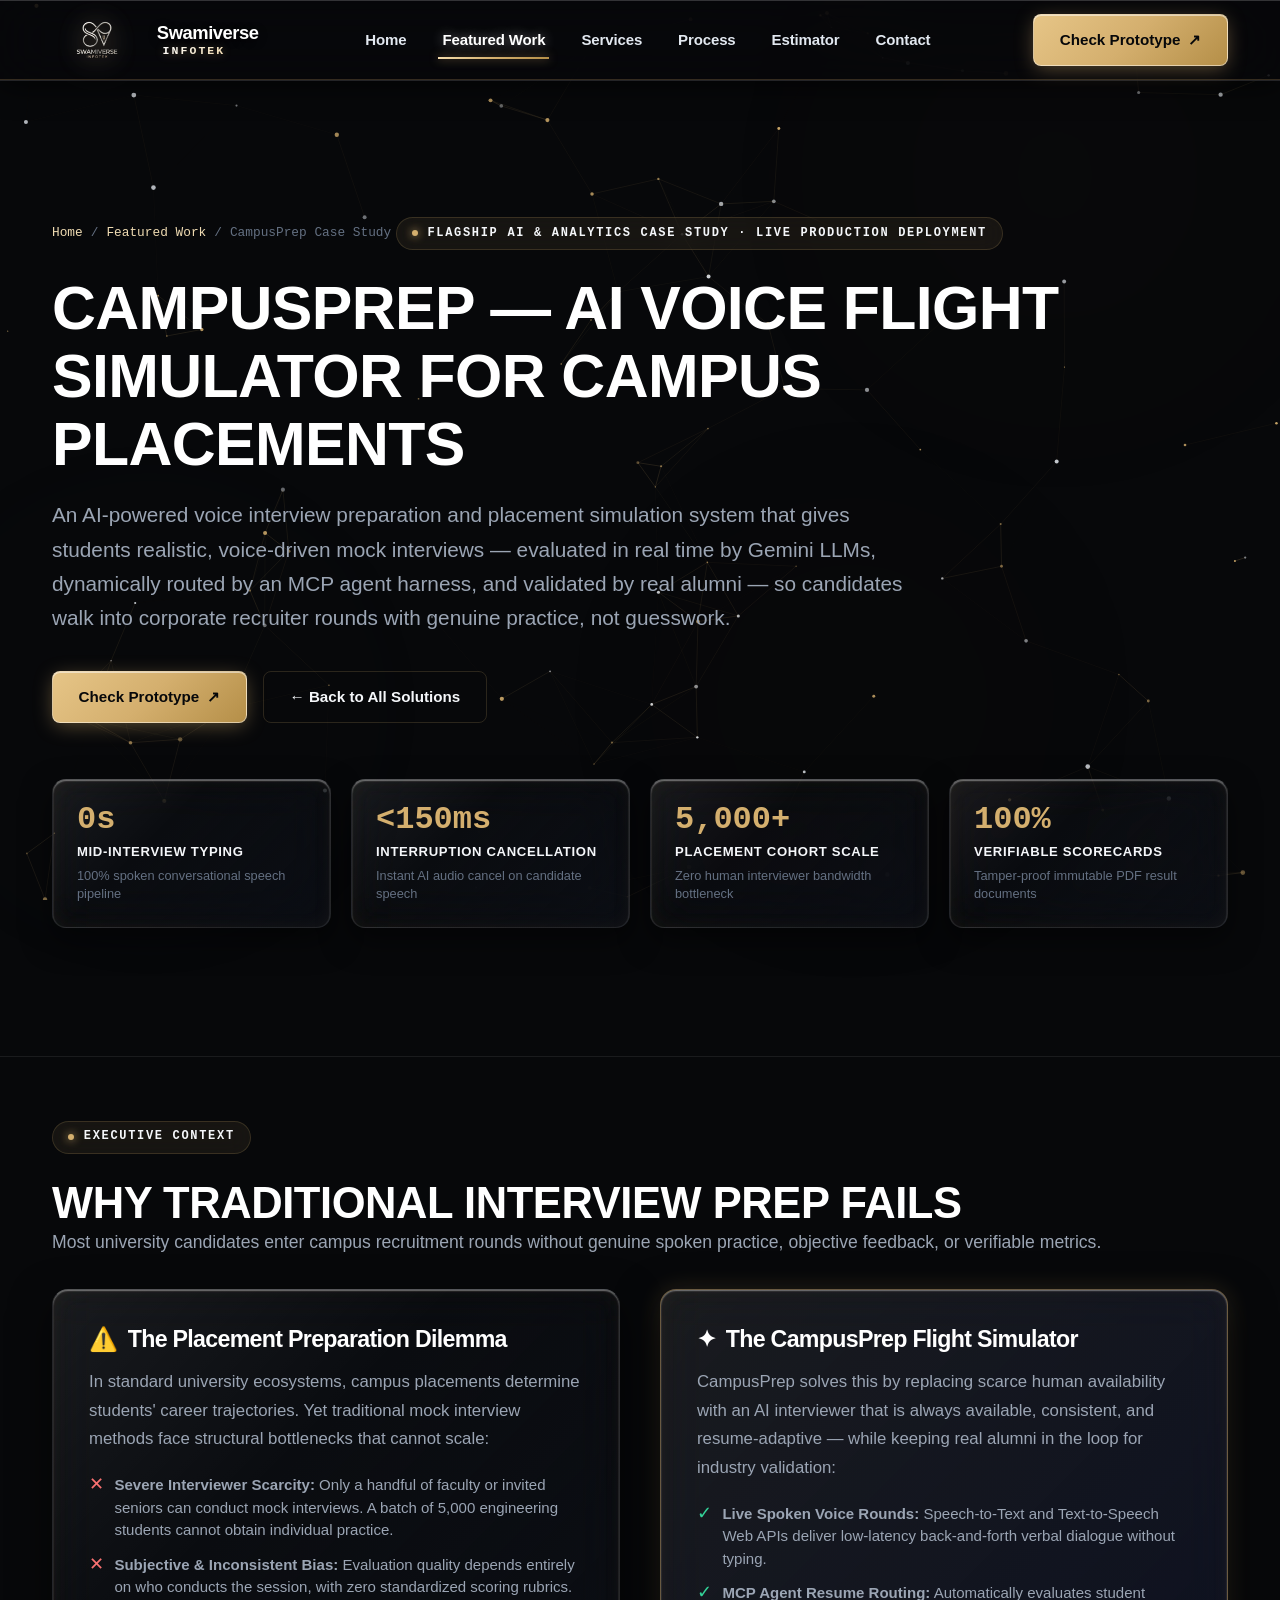
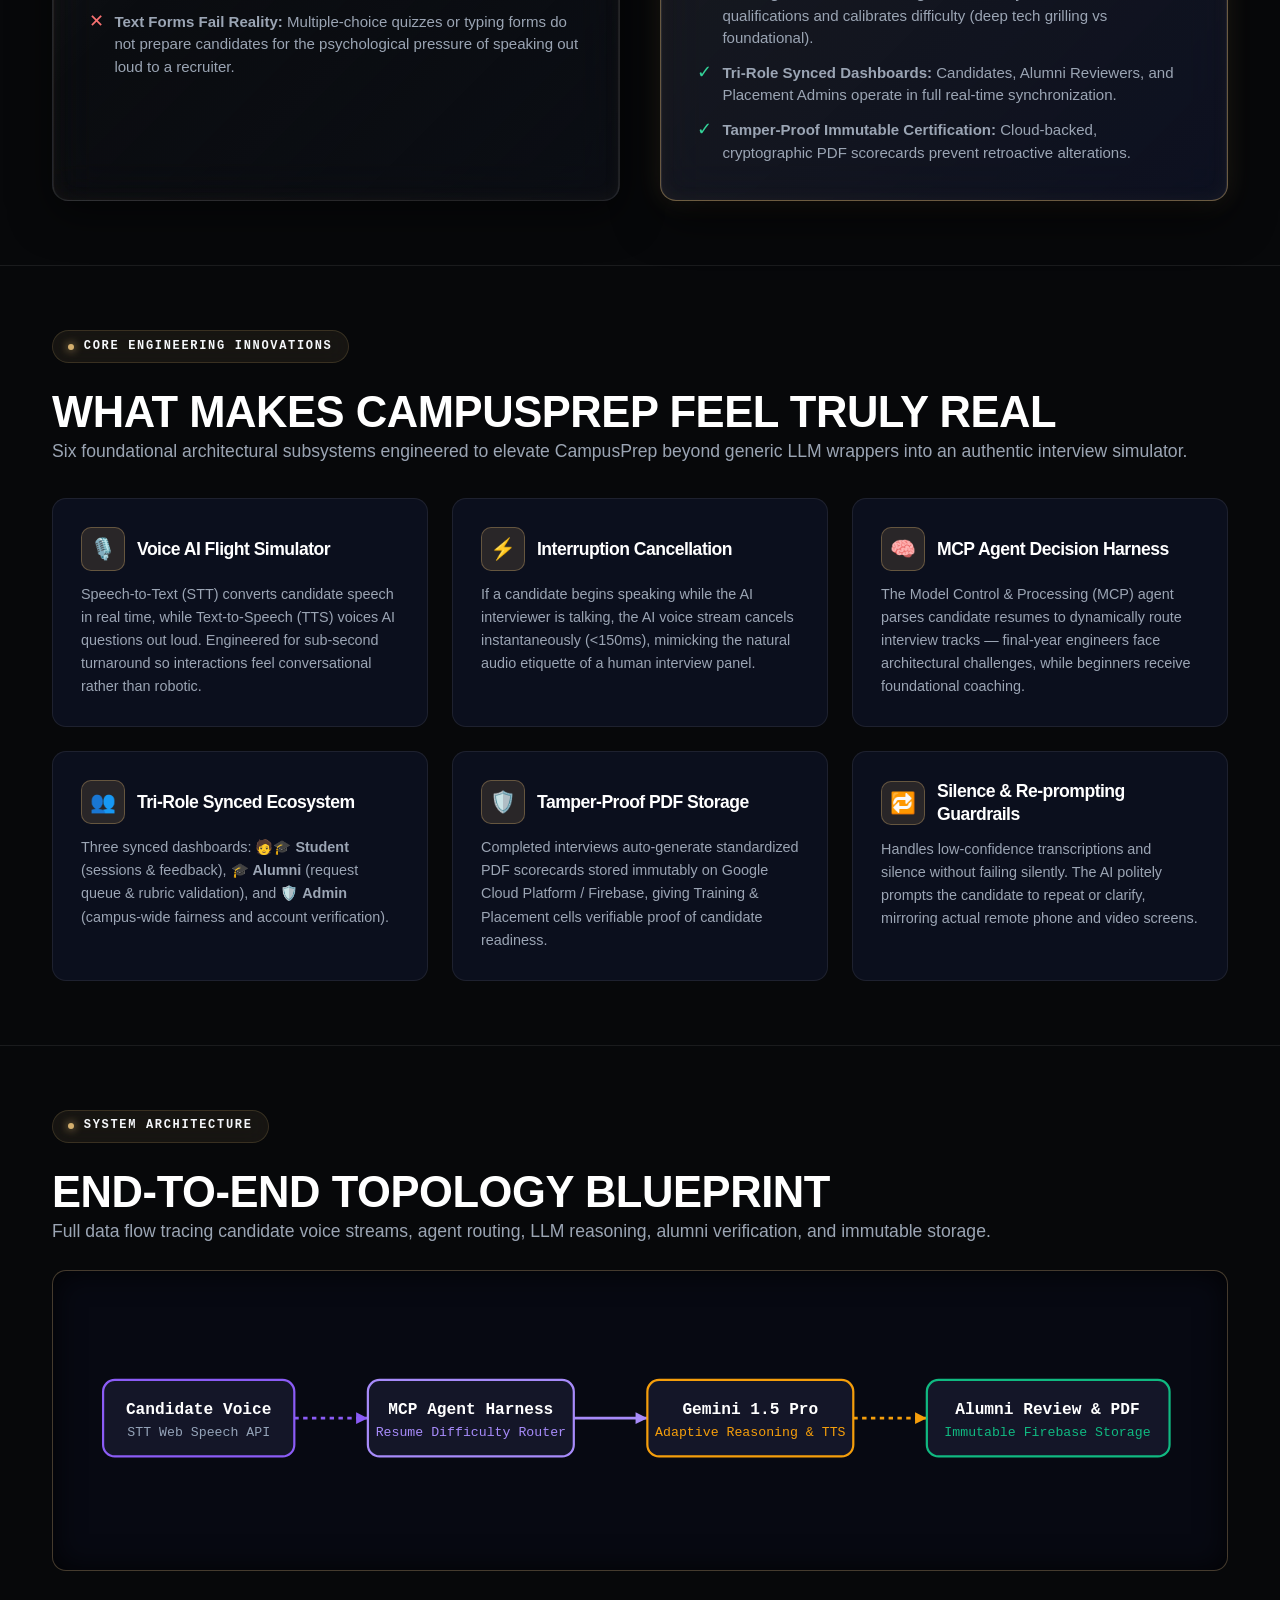
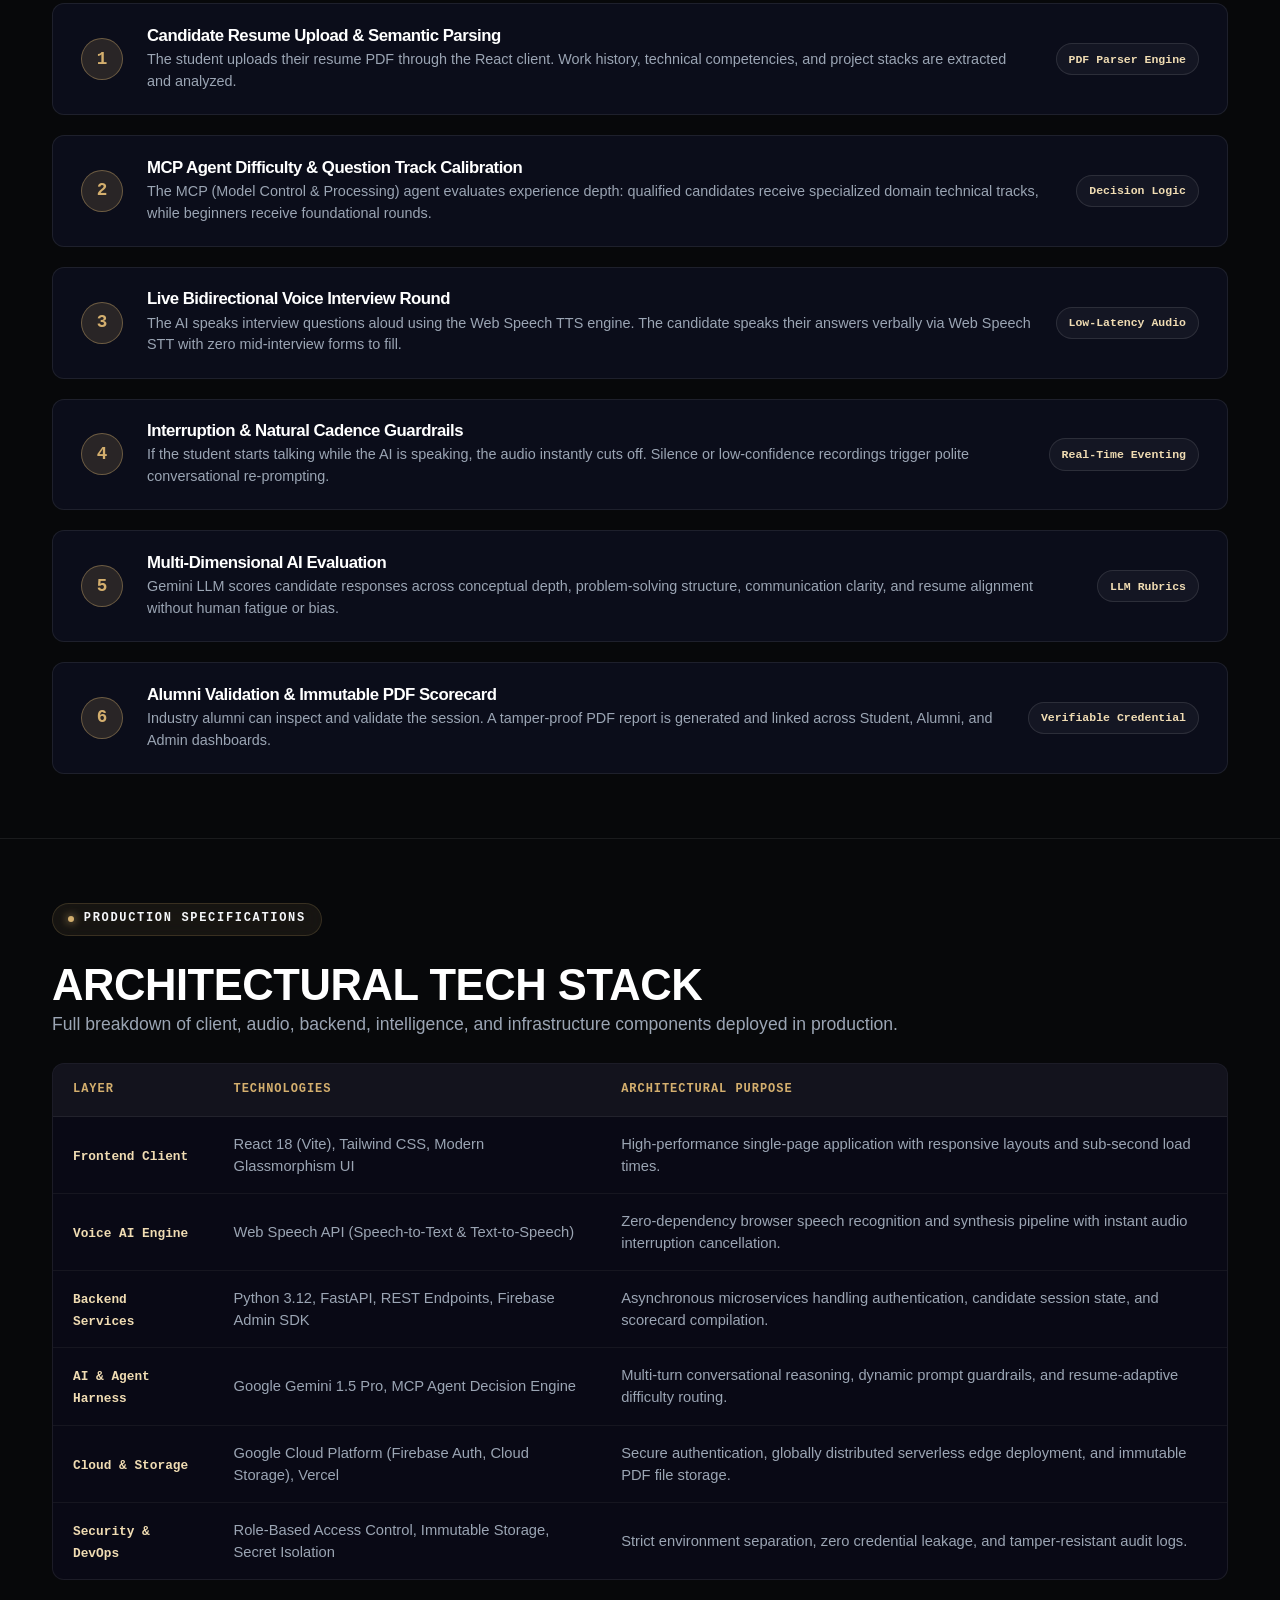
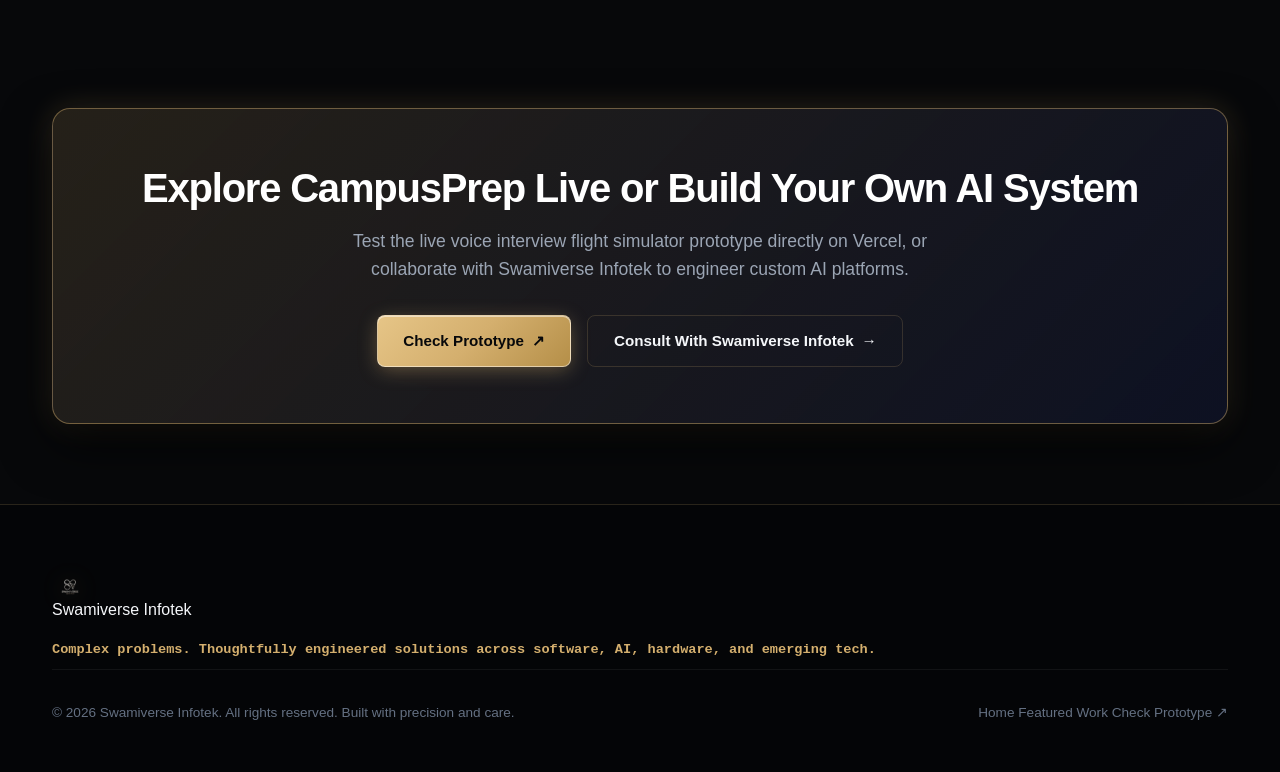
<file: campusprep.html>
<!DOCTYPE html>
<html lang="en">
<head>
  <meta charset="UTF-8">
  <meta name="viewport" content="width=device-width, initial-scale=1.0">
  <title>CampusPrep — AI Voice Flight Simulator Case Study | Swamiverse Infotek</title>
  <meta name="description" content="Deep-dive engineering case study for CampusPrep: an AI-driven, real-time voice mock interview platform with resume-adaptive MCP agent routing, alumni validation, and tamper-proof PDF scoring.">
  
  <!-- Favicon -->
  <link rel="icon" type="image/png" href="logo.png">

  <!-- Google Fonts: Inter & Outfit -->
  <link rel="preconnect" href="https://fonts.googleapis.com">
  <link rel="preconnect" href="https://fonts.gstatic.com" crossorigin>
  <link href="https://fonts.googleapis.com/css2?family=Inter:wght@300;400;500;600;700;800&family=Outfit:wght@400;500;600;700;800;900&family=JetBrains+Mono:wght@400;500;600;700&display=swap" rel="stylesheet">

  <!-- Main Stylesheet -->
  <link rel="stylesheet" href="styles.css?v=11.0">

  <style>
    /* Custom Case Study Specific Styles */
    .case-study-hero {
      padding-top: 8.5rem;
      padding-bottom: 4rem;
      position: relative;
    }

    .case-breadcrumb {
      display: inline-flex;
      align-items: center;
      gap: 0.5rem;
      font-family: var(--font-mono);
      font-size: 0.8rem;
      color: var(--text-muted);
      margin-bottom: 1.5rem;
    }

    .case-breadcrumb a {
      color: var(--accent-gold-light);
      text-decoration: none;
      transition: color var(--duration-fast) ease;
    }

    .case-breadcrumb a:hover {
      color: #FFFFFF;
      text-decoration: underline;
    }

    .case-title {
      font-size: clamp(2.2rem, 5vw, 3.8rem);
      line-height: 1.12;
      font-weight: 800;
      letter-spacing: -0.025em;
      margin-bottom: 1.25rem;
      color: #FFFFFF;
    }

    .case-lead {
      font-size: clamp(1.05rem, 2vw, 1.3rem);
      line-height: 1.65;
      color: var(--text-celestial-slate);
      max-width: 860px;
      margin-bottom: 2.25rem;
    }

    .case-actions-bar {
      display: flex;
      align-items: center;
      gap: 1rem;
      flex-wrap: wrap;
      margin-bottom: 3.5rem;
    }

    .case-stats-strip {
      display: grid;
      grid-template-columns: repeat(4, 1fr);
      gap: 1.25rem;
      margin-bottom: 4rem;
    }

    @media (max-width: 860px) {
      .case-stats-strip {
        grid-template-columns: repeat(2, 1fr);
      }
    }

    @media (max-width: 500px) {
      .case-stats-strip {
        grid-template-columns: 1fr;
      }
    }

    .case-stat-box {
      background: var(--glass-surface);
      border: 1px solid rgba(255, 255, 255, 0.1);
      border-top: 1px solid rgba(255, 255, 255, 0.3);
      border-radius: 14px;
      padding: 1.5rem;
      backdrop-filter: var(--glass-filter);
      -webkit-backdrop-filter: var(--glass-filter);
      box-shadow: var(--glass-bevel), 0 12px 30px rgba(0, 0, 0, 0.5);
    }

    .case-stat-val {
      font-family: var(--font-mono);
      font-size: 2rem;
      font-weight: 800;
      color: var(--accent-gold);
      margin-bottom: 0.35rem;
      line-height: 1;
    }

    .case-stat-label {
      font-size: 0.82rem;
      font-weight: 700;
      color: var(--text-ice-white);
      margin-bottom: 0.25rem;
      text-transform: uppercase;
      letter-spacing: 0.05em;
    }

    .case-stat-sub {
      font-size: 0.8rem;
      color: var(--text-muted);
      line-height: 1.4;
    }

    .case-section {
      padding-top: 4rem;
      padding-bottom: 4rem;
      border-top: 1px solid rgba(255, 255, 255, 0.08);
    }

    .case-grid-2col {
      display: grid;
      grid-template-columns: 1fr 1fr;
      gap: 2.5rem;
      align-items: stretch;
    }

    @media (max-width: 860px) {
      .case-grid-2col {
        grid-template-columns: 1fr;
      }
    }

    .case-card-panel {
      background: var(--glass-surface);
      border: 1px solid rgba(255, 255, 255, 0.1);
      border-top: 1px solid rgba(255, 255, 255, 0.3);
      border-radius: 16px;
      padding: 2.25rem;
      backdrop-filter: var(--glass-filter);
      -webkit-backdrop-filter: var(--glass-filter);
      box-shadow: var(--glass-bevel), 0 14px 40px rgba(0, 0, 0, 0.5);
      display: flex;
      flex-direction: column;
    }

    .case-card-panel.highlight {
      border-color: rgba(212, 175, 110, 0.45);
      background: linear-gradient(135deg, rgba(255, 255, 255, 0.08) 0%, rgba(14, 18, 36, 0.85) 100%);
      box-shadow: var(--glass-bevel), 0 16px 45px rgba(0, 0, 0, 0.65), 0 0 25px rgba(212, 175, 110, 0.18);
    }

    .panel-title {
      font-size: 1.45rem;
      font-weight: 700;
      color: #FFFFFF;
      margin-bottom: 1rem;
      display: flex;
      align-items: center;
      gap: 0.65rem;
    }

    .panel-body {
      font-size: 0.96rem;
      line-height: 1.7;
      color: var(--text-celestial-slate);
    }

    .panel-body p {
      margin-bottom: 1rem;
    }

    .panel-body p:last-child {
      margin-bottom: 0;
    }

    .panel-bullet-list {
      list-style: none;
      padding: 0;
      margin: 1.25rem 0 0 0;
      display: flex;
      flex-direction: column;
      gap: 0.75rem;
    }

    .panel-bullet-item {
      display: flex;
      align-items: flex-start;
      gap: 0.65rem;
      font-size: 0.94rem;
      color: var(--text-celestial-slate);
      line-height: 1.5;
    }

    .panel-bullet-item .icon {
      color: var(--accent-gold);
      font-size: 1.1rem;
      flex-shrink: 0;
      line-height: 1.2;
    }

    .panel-bullet-item.warning .icon {
      color: #F87171;
    }

    .panel-bullet-item.success .icon {
      color: #34D399;
    }

    /* Innovation Cards Grid */
    .innovations-grid {
      display: grid;
      grid-template-columns: repeat(3, 1fr);
      gap: 1.5rem;
      margin-top: 2rem;
    }

    @media (max-width: 960px) {
      .innovations-grid {
        grid-template-columns: repeat(2, 1fr);
      }
    }

    @media (max-width: 600px) {
      .innovations-grid {
        grid-template-columns: 1fr;
      }
    }

    .innovation-box {
      background: rgba(14, 18, 36, 0.75);
      border: 1px solid rgba(255, 255, 255, 0.08);
      border-radius: 14px;
      padding: 1.75rem;
      display: flex;
      flex-direction: column;
      gap: 0.75rem;
      transition: all var(--duration-fast) ease;
    }

    .innovation-box:hover {
      border-color: rgba(212, 175, 110, 0.4);
      background: rgba(20, 26, 54, 0.9);
      transform: translateY(-4px);
      box-shadow: 0 12px 30px rgba(0, 0, 0, 0.6), 0 0 20px rgba(212, 175, 110, 0.15);
    }

    .innovation-header {
      display: flex;
      align-items: center;
      gap: 0.75rem;
    }

    .innovation-icon-badge {
      width: 44px;
      height: 44px;
      border-radius: 10px;
      background: rgba(212, 175, 110, 0.15);
      border: 1px solid rgba(212, 175, 110, 0.35);
      display: flex;
      align-items: center;
      justify-content: center;
      font-size: 1.3rem;
      color: var(--accent-gold);
      flex-shrink: 0;
    }

    .innovation-title {
      font-size: 1.1rem;
      font-weight: 700;
      color: #FFFFFF;
      line-height: 1.3;
    }

    .innovation-desc {
      font-size: 0.9rem;
      color: var(--text-celestial-slate);
      line-height: 1.6;
    }

    /* Workflow Stepper */
    .workflow-timeline {
      display: flex;
      flex-direction: column;
      gap: 1.25rem;
      margin-top: 2rem;
    }

    .timeline-card {
      background: rgba(14, 18, 36, 0.65);
      border: 1px solid rgba(255, 255, 255, 0.08);
      border-radius: 12px;
      padding: 1.35rem 1.75rem;
      display: grid;
      grid-template-columns: auto 1fr auto;
      gap: 1.5rem;
      align-items: center;
      transition: all var(--duration-fast) ease;
    }

    @media (max-width: 680px) {
      .timeline-card {
        grid-template-columns: 1fr;
        gap: 0.75rem;
      }
    }

    .timeline-card:hover {
      border-color: rgba(212, 175, 110, 0.35);
      background: rgba(22, 28, 56, 0.85);
      transform: translateX(4px);
    }

    .timeline-num {
      font-family: var(--font-mono);
      font-size: 1.1rem;
      font-weight: 800;
      color: var(--accent-gold);
      background: rgba(212, 175, 110, 0.15);
      border: 1px solid rgba(212, 175, 110, 0.4);
      width: 42px;
      height: 42px;
      border-radius: 50%;
      display: flex;
      align-items: center;
      justify-content: center;
      flex-shrink: 0;
    }

    .timeline-content h4 {
      font-size: 1.05rem;
      font-weight: 700;
      color: #FFFFFF;
      margin-bottom: 0.25rem;
    }

    .timeline-content p {
      font-size: 0.9rem;
      color: var(--text-celestial-slate);
      line-height: 1.5;
    }

    .timeline-badge {
      font-family: var(--font-mono);
      font-size: 0.72rem;
      font-weight: 700;
      color: var(--accent-gold-light);
      background: rgba(255, 255, 255, 0.04);
      border: 1px solid rgba(255, 255, 255, 0.1);
      padding: 0.35rem 0.75rem;
      border-radius: 999px;
      white-space: nowrap;
    }

    /* Tech Stack Matrix Table */
    .tech-table-wrapper {
      overflow-x: auto;
      margin-top: 1.5rem;
      border-radius: 12px;
      border: 1px solid rgba(255, 255, 255, 0.08);
      background: rgba(10, 11, 24, 0.8);
    }

    .tech-table {
      width: 100%;
      border-collapse: collapse;
      text-align: left;
      font-size: 0.92rem;
    }

    .tech-table th {
      background: rgba(255, 255, 255, 0.04);
      padding: 1rem 1.25rem;
      font-family: var(--font-mono);
      font-size: 0.75rem;
      font-weight: 700;
      color: var(--accent-gold);
      text-transform: uppercase;
      letter-spacing: 0.08em;
      border-bottom: 1px solid rgba(255, 255, 255, 0.1);
    }

    .tech-table td {
      padding: 1rem 1.25rem;
      color: var(--text-celestial-slate);
      border-bottom: 1px solid rgba(255, 255, 255, 0.05);
      line-height: 1.5;
    }

    .tech-table tr:last-child td {
      border-bottom: none;
    }

    .tech-table tr:hover td {
      background: rgba(255, 255, 255, 0.02);
      color: #FFFFFF;
    }

    .tech-layer-tag {
      font-family: var(--font-mono);
      font-weight: 700;
      font-size: 0.8rem;
      color: var(--accent-gold-light);
    }

    /* Topology Blueprint Frame */
    .blueprint-frame {
      background: rgba(8, 10, 20, 0.95);
      border: 1px solid rgba(212, 175, 110, 0.3);
      border-radius: 14px;
      padding: 1.75rem;
      box-shadow: inset 0 0 30px rgba(0, 0, 0, 0.8);
      margin-top: 1.5rem;
    }

    /* Final CTA Card */
    .case-cta-banner {
      background: linear-gradient(135deg, rgba(212, 175, 110, 0.15) 0%, rgba(14, 18, 36, 0.95) 100%);
      border: 1px solid rgba(212, 175, 110, 0.45);
      border-radius: 18px;
      padding: 3.5rem 2.5rem;
      text-align: center;
      margin-top: 4rem;
      margin-bottom: 5rem;
      box-shadow: 0 20px 50px rgba(0, 0, 0, 0.7), 0 0 30px rgba(212, 175, 110, 0.2);
    }

    .case-cta-title {
      font-size: clamp(1.8rem, 3.5vw, 2.5rem);
      font-weight: 800;
      color: #FFFFFF;
      margin-bottom: 1rem;
    }

    .case-cta-desc {
      font-size: 1.1rem;
      color: var(--text-celestial-slate);
      max-width: 650px;
      margin: 0 auto 2rem auto;
      line-height: 1.6;
    }

    .case-cta-actions {
      display: flex;
      align-items: center;
      justify-content: center;
      gap: 1rem;
      flex-wrap: wrap;
    }
  </style>
</head>
<body>

  <!-- Background Particle Constellation & Stardust Canvas -->
  <canvas id="bg-constellation-canvas" class="bg-constellation" aria-hidden="true"></canvas>

  <!-- Atmospheric Glow Blobs -->
  <div class="nebula-glow nebula-top-right" aria-hidden="true"></div>
  <div class="nebula-glow nebula-mid-left" aria-hidden="true"></div>
  <div class="nebula-glow nebula-bottom-right" aria-hidden="true"></div>

  <!-- Top Reading Progress Indicator -->
  <div id="scroll-progress-bar" class="scroll-progress" aria-hidden="true"></div>

  <!-- 1. NAVIGATION BAR -->
  <header class="site-header" id="header">
    <div class="container header-inner">
      <a href="index.html" class="brand-identity" aria-label="Swamiverse Infotek Home">
        <img src="logo.png" alt="Swamiverse Infotek Logo" class="brand-logo-img">
        <span class="brand-text-stack">
          <span class="brand-name-main">Swamiverse</span>
          <span class="brand-name-sub">Infotek</span>
        </span>
      </a>

      <nav class="main-navigation" aria-label="Main Navigation">
        <ul class="nav-links">
          <li><a href="index.html#home" class="nav-link">Home</a></li>
          <li><a href="index.html#work" class="nav-link active">Featured Work</a></li>
          <li><a href="index.html#services" class="nav-link">Services</a></li>
          <li><a href="index.html#process" class="nav-link">Process</a></li>
          <li><a href="index.html#estimator" class="nav-link">Estimator</a></li>
          <li><a href="index.html#contact" class="nav-link">Contact</a></li>
        </ul>
      </nav>

      <div class="header-actions">
        <a href="https://campus-prep.vercel.app/" target="_blank" rel="noopener noreferrer" class="btn btn-primary" id="header-live-cta">
          Check Prototype <span class="arrow" aria-hidden="true">↗</span>
        </a>
      </div>

      <!-- Mobile Menu Toggle Button -->
      <button class="mobile-menu-toggle" id="mobile-menu-btn" aria-label="Toggle mobile menu" aria-expanded="false">
        <span></span>
        <span></span>
      </button>
    </div>

    <!-- Mobile Navigation Drawer -->
    <div class="mobile-nav-drawer" id="mobile-drawer" aria-hidden="true">
      <ul class="mobile-nav-links">
        <li><a href="index.html#home" class="mobile-nav-link">Home</a></li>
        <li><a href="index.html#work" class="mobile-nav-link">Featured Work</a></li>
        <li><a href="index.html#services" class="mobile-nav-link">Services</a></li>
        <li><a href="index.html#contact" class="mobile-nav-link">Contact</a></li>
        <li><a href="https://campus-prep.vercel.app/" target="_blank" rel="noopener noreferrer" class="mobile-nav-link">Check Prototype ↗</a></li>
      </ul>
    </div>
  </header>

  <main id="main-content">

    <!-- HERO SECTION -->
    <section class="case-study-hero">
      <div class="container">
        
        <div class="case-breadcrumb">
          <a href="index.html">Home</a>
          <span>/</span>
          <a href="index.html#work">Featured Work</a>
          <span>/</span>
          <span>CampusPrep Case Study</span>
        </div>

        <div class="section-label-badge">
          <span class="label-dot"></span>
          <span class="label-text">FLAGSHIP AI &amp; ANALYTICS CASE STUDY · LIVE PRODUCTION DEPLOYMENT</span>
        </div>

        <h1 class="case-title">
          CampusPrep — AI Voice Flight Simulator for Campus Placements
        </h1>

        <p class="case-lead">
          An AI-powered voice interview preparation and placement simulation system that gives students realistic, voice-driven mock interviews — evaluated in real time by Gemini LLMs, dynamically routed by an MCP agent harness, and validated by real alumni — so candidates walk into corporate recruiter rounds with genuine practice, not guesswork.
        </p>

        <div class="case-actions-bar">
          <a href="https://campus-prep.vercel.app/" target="_blank" rel="noopener noreferrer" class="btn btn-primary">
            Check Prototype <span class="arrow" aria-hidden="true">↗</span>
          </a>
          <a href="index.html#work" class="btn btn-outline">
            ← Back to All Solutions
          </a>
        </div>

        <!-- KPI Telemetry Strip -->
        <div class="case-stats-strip">
          <div class="case-stat-box">
            <div class="case-stat-val">0s</div>
            <div class="case-stat-label">Mid-Interview Typing</div>
            <div class="case-stat-sub">100% spoken conversational speech pipeline</div>
          </div>
          <div class="case-stat-box">
            <div class="case-stat-val">&lt;150ms</div>
            <div class="case-stat-label">Interruption Cancellation</div>
            <div class="case-stat-sub">Instant AI audio cancel on candidate speech</div>
          </div>
          <div class="case-stat-box">
            <div class="case-stat-val">5,000+</div>
            <div class="case-stat-label">Placement Cohort Scale</div>
            <div class="case-stat-sub">Zero human interviewer bandwidth bottleneck</div>
          </div>
          <div class="case-stat-box">
            <div class="case-stat-val">100%</div>
            <div class="case-stat-label">Verifiable Scorecards</div>
            <div class="case-stat-sub">Tamper-proof immutable PDF result documents</div>
          </div>
        </div>

      </div>
    </section>

    <!-- SECTION: THE PROBLEM VS THE SOLUTION -->
    <section class="case-section">
      <div class="container">
        
        <div class="section-label-badge">
          <span class="label-dot"></span>
          <span class="label-text">EXECUTIVE CONTEXT</span>
        </div>
        <h2 class="section-title">Why Traditional Interview Prep Fails</h2>
        <p class="section-intro">
          Most university candidates enter campus recruitment rounds without genuine spoken practice, objective feedback, or verifiable metrics.
        </p>

        <div class="case-grid-2col" style="margin-top: 2rem;">
          
          <!-- The Problem Panel -->
          <div class="case-card-panel">
            <h3 class="panel-title">
              <span>⚠️</span> The Placement Preparation Dilemma
            </h3>
            <div class="panel-body">
              <p>
                In standard university ecosystems, campus placements determine students' career trajectories. Yet traditional mock interview methods face structural bottlenecks that cannot scale:
              </p>
              <ul class="panel-bullet-list">
                <li class="panel-bullet-item warning">
                  <span class="icon">✕</span>
                  <div><strong>Severe Interviewer Scarcity:</strong> Only a handful of faculty or invited seniors can conduct mock interviews. A batch of 5,000 engineering students cannot obtain individual practice.</div>
                </li>
                <li class="panel-bullet-item warning">
                  <span class="icon">✕</span>
                  <div><strong>Subjective &amp; Inconsistent Bias:</strong> Evaluation quality depends entirely on who conducts the session, with zero standardized scoring rubrics.</div>
                </li>
                <li class="panel-bullet-item warning">
                  <span class="icon">✕</span>
                  <div><strong>Text Forms Fail Reality:</strong> Multiple-choice quizzes or typing forms do not prepare candidates for the psychological pressure of speaking out loud to a recruiter.</div>
                </li>
              </ul>
            </div>
          </div>

          <!-- The Solution Panel -->
          <div class="case-card-panel highlight">
            <h3 class="panel-title">
              <span>✦</span> The CampusPrep Flight Simulator
            </h3>
            <div class="panel-body">
              <p>
                CampusPrep solves this by replacing scarce human availability with an AI interviewer that is always available, consistent, and resume-adaptive — while keeping real alumni in the loop for industry validation:
              </p>
              <ul class="panel-bullet-list">
                <li class="panel-bullet-item success">
                  <span class="icon">✓</span>
                  <div><strong>Live Spoken Voice Rounds:</strong> Speech-to-Text and Text-to-Speech Web APIs deliver low-latency back-and-forth verbal dialogue without typing.</div>
                </li>
                <li class="panel-bullet-item success">
                  <span class="icon">✓</span>
                  <div><strong>MCP Agent Resume Routing:</strong> Automatically evaluates student qualifications and calibrates difficulty (deep tech grilling vs foundational).</div>
                </li>
                <li class="panel-bullet-item success">
                  <span class="icon">✓</span>
                  <div><strong>Tri-Role Synced Dashboards:</strong> Candidates, Alumni Reviewers, and Placement Admins operate in full real-time synchronization.</div>
                </li>
                <li class="panel-bullet-item success">
                  <span class="icon">✓</span>
                  <div><strong>Tamper-Proof Immutable Certification:</strong> Cloud-backed, cryptographic PDF scorecards prevent retroactive alterations.</div>
                </li>
              </ul>
            </div>
          </div>

        </div>

      </div>
    </section>

    <!-- SECTION: KEY ARCHITECTURAL & ENGINEERING INNOVATIONS -->
    <section class="case-section">
      <div class="container">
        
        <div class="section-label-badge">
          <span class="label-dot"></span>
          <span class="label-text">CORE ENGINEERING INNOVATIONS</span>
        </div>
        <h2 class="section-title">What Makes CampusPrep Feel Truly Real</h2>
        <p class="section-intro">
          Six foundational architectural subsystems engineered to elevate CampusPrep beyond generic LLM wrappers into an authentic interview simulator.
        </p>

        <div class="innovations-grid">
          
          <div class="innovation-box">
            <div class="innovation-header">
              <div class="innovation-icon-badge">🎙️</div>
              <h3 class="innovation-title">Voice AI Flight Simulator</h3>
            </div>
            <p class="innovation-desc">
              Speech-to-Text (STT) converts candidate speech in real time, while Text-to-Speech (TTS) voices AI questions out loud. Engineered for sub-second turnaround so interactions feel conversational rather than robotic.
            </p>
          </div>

          <div class="innovation-box">
            <div class="innovation-header">
              <div class="innovation-icon-badge">⚡</div>
              <h3 class="innovation-title">Interruption Cancellation</h3>
            </div>
            <p class="innovation-desc">
              If a candidate begins speaking while the AI interviewer is talking, the AI voice stream cancels instantaneously (&lt;150ms), mimicking the natural audio etiquette of a human interview panel.
            </p>
          </div>

          <div class="innovation-box">
            <div class="innovation-header">
              <div class="innovation-icon-badge">🧠</div>
              <h3 class="innovation-title">MCP Agent Decision Harness</h3>
            </div>
            <p class="innovation-desc">
              The Model Control &amp; Processing (MCP) agent parses candidate resumes to dynamically route interview tracks — final-year engineers face architectural challenges, while beginners receive foundational coaching.
            </p>
          </div>

          <div class="innovation-box">
            <div class="innovation-header">
              <div class="innovation-icon-badge">👥</div>
              <h3 class="innovation-title">Tri-Role Synced Ecosystem</h3>
            </div>
            <p class="innovation-desc">
              Three synced dashboards: 🧑🎓 <strong>Student</strong> (sessions &amp; feedback), 🎓 <strong>Alumni</strong> (request queue &amp; rubric validation), and 🛡️ <strong>Admin</strong> (campus-wide fairness and account verification).
            </p>
          </div>

          <div class="innovation-box">
            <div class="innovation-header">
              <div class="innovation-icon-badge">🛡️</div>
              <h3 class="innovation-title">Tamper-Proof PDF Storage</h3>
            </div>
            <p class="innovation-desc">
              Completed interviews auto-generate standardized PDF scorecards stored immutably on Google Cloud Platform / Firebase, giving Training &amp; Placement cells verifiable proof of candidate readiness.
            </p>
          </div>

          <div class="innovation-box">
            <div class="innovation-header">
              <div class="innovation-icon-badge">🔁</div>
              <h3 class="innovation-title">Silence &amp; Re-prompting Guardrails</h3>
            </div>
            <p class="innovation-desc">
              Handles low-confidence transcriptions and silence without failing silently. The AI politely prompts the candidate to repeat or clarify, mirroring actual remote phone and video screens.
            </p>
          </div>

        </div>

      </div>
    </section>

    <!-- SECTION: SYSTEM ARCHITECTURE & TOPOLOGY BLUEPRINT -->
    <section class="case-section">
      <div class="container">
        
        <div class="section-label-badge">
          <span class="label-dot"></span>
          <span class="label-text">SYSTEM ARCHITECTURE</span>
        </div>
        <h2 class="section-title">End-to-End Topology Blueprint</h2>
        <p class="section-intro">
          Full data flow tracing candidate voice streams, agent routing, LLM reasoning, alumni verification, and immutable storage.
        </p>

        <div class="blueprint-frame">
          <svg viewBox="0 0 760 160" fill="none" xmlns="http://www.w3.org/2000/svg" style="width:100%; height:auto;">
            <!-- Step 1: Candidate Voice -->
            <rect x="15" y="55" width="130" height="52" rx="8" fill="#141628" stroke="#8B5CF6" stroke-width="1.5"/>
            <text x="80" y="78" fill="#FFFFFF" font-size="11" font-family="monospace" text-anchor="middle" font-weight="700">Candidate Voice</text>
            <text x="80" y="93" fill="#94A3B8" font-size="9" font-family="monospace" text-anchor="middle">STT Web Speech API</text>

            <line x1="145" y1="81" x2="195" y2="81" stroke="#8B5CF6" stroke-width="2" stroke-dasharray="3 3"/>
            <polygon points="195,81 187,77 187,85" fill="#8B5CF6"/>

            <!-- Step 2: MCP Agent Harness -->
            <rect x="195" y="55" width="140" height="52" rx="8" fill="#141628" stroke="#A78BFA" stroke-width="1.5"/>
            <text x="265" y="78" fill="#FFFFFF" font-size="11" font-family="monospace" text-anchor="middle" font-weight="700">MCP Agent Harness</text>
            <text x="265" y="93" fill="#A78BFA" font-size="9" font-family="monospace" text-anchor="middle">Resume Difficulty Router</text>

            <line x1="335" y1="81" x2="385" y2="81" stroke="#A78BFA" stroke-width="2"/>
            <polygon points="385,81 377,77 377,85" fill="#A78BFA"/>

            <!-- Step 3: Gemini LLM Engine -->
            <rect x="385" y="55" width="140" height="52" rx="8" fill="#141628" stroke="#F59E0B" stroke-width="1.5"/>
            <text x="455" y="78" fill="#FFFFFF" font-size="11" font-family="monospace" text-anchor="middle" font-weight="700">Gemini 1.5 Pro</text>
            <text x="455" y="93" fill="#F59E0B" font-size="9" font-family="monospace" text-anchor="middle">Adaptive Reasoning &amp; TTS</text>

            <line x1="525" y1="81" x2="575" y2="81" stroke="#F59E0B" stroke-width="2" stroke-dasharray="3 3"/>
            <polygon points="575,81 567,77 567,85" fill="#F59E0B"/>

            <!-- Step 4: Tri-Role Sync & PDF -->
            <rect x="575" y="55" width="165" height="52" rx="8" fill="#141628" stroke="#10B981" stroke-width="1.5"/>
            <text x="657" y="78" fill="#FFFFFF" font-size="11" font-family="monospace" text-anchor="middle" font-weight="700">Alumni Review &amp; PDF</text>
            <text x="657" y="93" fill="#10B981" font-size="9" font-family="monospace" text-anchor="middle">Immutable Firebase Storage</text>
          </svg>
        </div>

        <!-- 6-Stage Timeline -->
        <div class="workflow-timeline">
          
          <div class="timeline-card">
            <div class="timeline-num">1</div>
            <div class="timeline-content">
              <h4>Candidate Resume Upload &amp; Semantic Parsing</h4>
              <p>The student uploads their resume PDF through the React client. Work history, technical competencies, and project stacks are extracted and analyzed.</p>
            </div>
            <span class="timeline-badge">PDF Parser Engine</span>
          </div>

          <div class="timeline-card">
            <div class="timeline-num">2</div>
            <div class="timeline-content">
              <h4>MCP Agent Difficulty &amp; Question Track Calibration</h4>
              <p>The MCP (Model Control &amp; Processing) agent evaluates experience depth: qualified candidates receive specialized domain technical tracks, while beginners receive foundational rounds.</p>
            </div>
            <span class="timeline-badge">Decision Logic</span>
          </div>

          <div class="timeline-card">
            <div class="timeline-num">3</div>
            <div class="timeline-content">
              <h4>Live Bidirectional Voice Interview Round</h4>
              <p>The AI speaks interview questions aloud using the Web Speech TTS engine. The candidate speaks their answers verbally via Web Speech STT with zero mid-interview forms to fill.</p>
            </div>
            <span class="timeline-badge">Low-Latency Audio</span>
          </div>

          <div class="timeline-card">
            <div class="timeline-num">4</div>
            <div class="timeline-content">
              <h4>Interruption &amp; Natural Cadence Guardrails</h4>
              <p>If the student starts talking while the AI is speaking, the audio instantly cuts off. Silence or low-confidence recordings trigger polite conversational re-prompting.</p>
            </div>
            <span class="timeline-badge">Real-Time Eventing</span>
          </div>

          <div class="timeline-card">
            <div class="timeline-num">5</div>
            <div class="timeline-content">
              <h4>Multi-Dimensional AI Evaluation</h4>
              <p>Gemini LLM scores candidate responses across conceptual depth, problem-solving structure, communication clarity, and resume alignment without human fatigue or bias.</p>
            </div>
            <span class="timeline-badge">LLM Rubrics</span>
          </div>

          <div class="timeline-card">
            <div class="timeline-num">6</div>
            <div class="timeline-content">
              <h4>Alumni Validation &amp; Immutable PDF Scorecard</h4>
              <p>Industry alumni can inspect and validate the session. A tamper-proof PDF report is generated and linked across Student, Alumni, and Admin dashboards.</p>
            </div>
            <span class="timeline-badge">Verifiable Credential</span>
          </div>

        </div>

      </div>
    </section>

    <!-- SECTION: COMPLETE PRODUCTION TECH STACK -->
    <section class="case-section">
      <div class="container">
        
        <div class="section-label-badge">
          <span class="label-dot"></span>
          <span class="label-text">PRODUCTION SPECIFICATIONS</span>
        </div>
        <h2 class="section-title">Architectural Tech Stack</h2>
        <p class="section-intro">
          Full breakdown of client, audio, backend, intelligence, and infrastructure components deployed in production.
        </p>

        <div class="tech-table-wrapper">
          <table class="tech-table">
            <thead>
              <tr>
                <th>Layer</th>
                <th>Technologies</th>
                <th>Architectural Purpose</th>
              </tr>
            </thead>
            <tbody>
              <tr>
                <td><span class="tech-layer-tag">Frontend Client</span></td>
                <td>React 18 (Vite), Tailwind CSS, Modern Glassmorphism UI</td>
                <td>High-performance single-page application with responsive layouts and sub-second load times.</td>
              </tr>
              <tr>
                <td><span class="tech-layer-tag">Voice AI Engine</span></td>
                <td>Web Speech API (Speech-to-Text &amp; Text-to-Speech)</td>
                <td>Zero-dependency browser speech recognition and synthesis pipeline with instant audio interruption cancellation.</td>
              </tr>
              <tr>
                <td><span class="tech-layer-tag">Backend Services</span></td>
                <td>Python 3.12, FastAPI, REST Endpoints, Firebase Admin SDK</td>
                <td>Asynchronous microservices handling authentication, candidate session state, and scorecard compilation.</td>
              </tr>
              <tr>
                <td><span class="tech-layer-tag">AI &amp; Agent Harness</span></td>
                <td>Google Gemini 1.5 Pro, MCP Agent Decision Engine</td>
                <td>Multi-turn conversational reasoning, dynamic prompt guardrails, and resume-adaptive difficulty routing.</td>
              </tr>
              <tr>
                <td><span class="tech-layer-tag">Cloud &amp; Storage</span></td>
                <td>Google Cloud Platform (Firebase Auth, Cloud Storage), Vercel</td>
                <td>Secure authentication, globally distributed serverless edge deployment, and immutable PDF file storage.</td>
              </tr>
              <tr>
                <td><span class="tech-layer-tag">Security &amp; DevOps</span></td>
                <td>Role-Based Access Control, Immutable Storage, Secret Isolation</td>
                <td>Strict environment separation, zero credential leakage, and tamper-resistant audit logs.</td>
              </tr>
            </tbody>
          </table>
        </div>

      </div>
    </section>

    <!-- SECTION: FINAL CTA BANNER -->
    <section class="container">
      <div class="case-cta-banner">
        <h2 class="case-cta-title">Explore CampusPrep Live or Build Your Own AI System</h2>
        <p class="case-cta-desc">
          Test the live voice interview flight simulator prototype directly on Vercel, or collaborate with Swamiverse Infotek to engineer custom AI platforms.
        </p>
        <div class="case-cta-actions">
          <a href="https://campus-prep.vercel.app/" target="_blank" rel="noopener noreferrer" class="btn btn-primary">
            Check Prototype <span class="arrow" aria-hidden="true">↗</span>
          </a>
          <a href="index.html#contact" class="btn btn-outline">
            Consult With Swamiverse Infotek <span class="arrow" aria-hidden="true">→</span>
          </a>
        </div>
      </div>
    </section>

  </main>

  <!-- FOOTER -->
  <footer class="site-footer">
    <div class="container footer-content">
      <div class="footer-top-brand">
        <div class="footer-brand-title">
          <img src="logo.png" alt="Swamiverse Infotek Logo" class="brand-logo-img" style="width:36px; height:auto; margin-right:8px; vertical-align:middle;">
          Swamiverse Infotek
        </div>
        <p class="footer-tagline">
          Complex problems. Thoughtfully engineered solutions across software, AI, hardware, and emerging tech.
        </p>
      </div>

      <div class="footer-bottom-bar">
        <div class="footer-copy">
          &copy; 2026 Swamiverse Infotek. All rights reserved. Built with precision and care.
        </div>
        <div class="footer-social-links">
          <a href="index.html#home" class="footer-social-link">Home</a>
          <a href="index.html#work" class="footer-social-link">Featured Work</a>
          <a href="https://campus-prep.vercel.app/" target="_blank" rel="noopener noreferrer" class="footer-social-link">Check Prototype ↗</a>
        </div>
      </div>
    </div>
  </footer>

  <!-- Scripts -->
  <script src="main.js?v=4.0"></script>
</body>
</html>
</file>
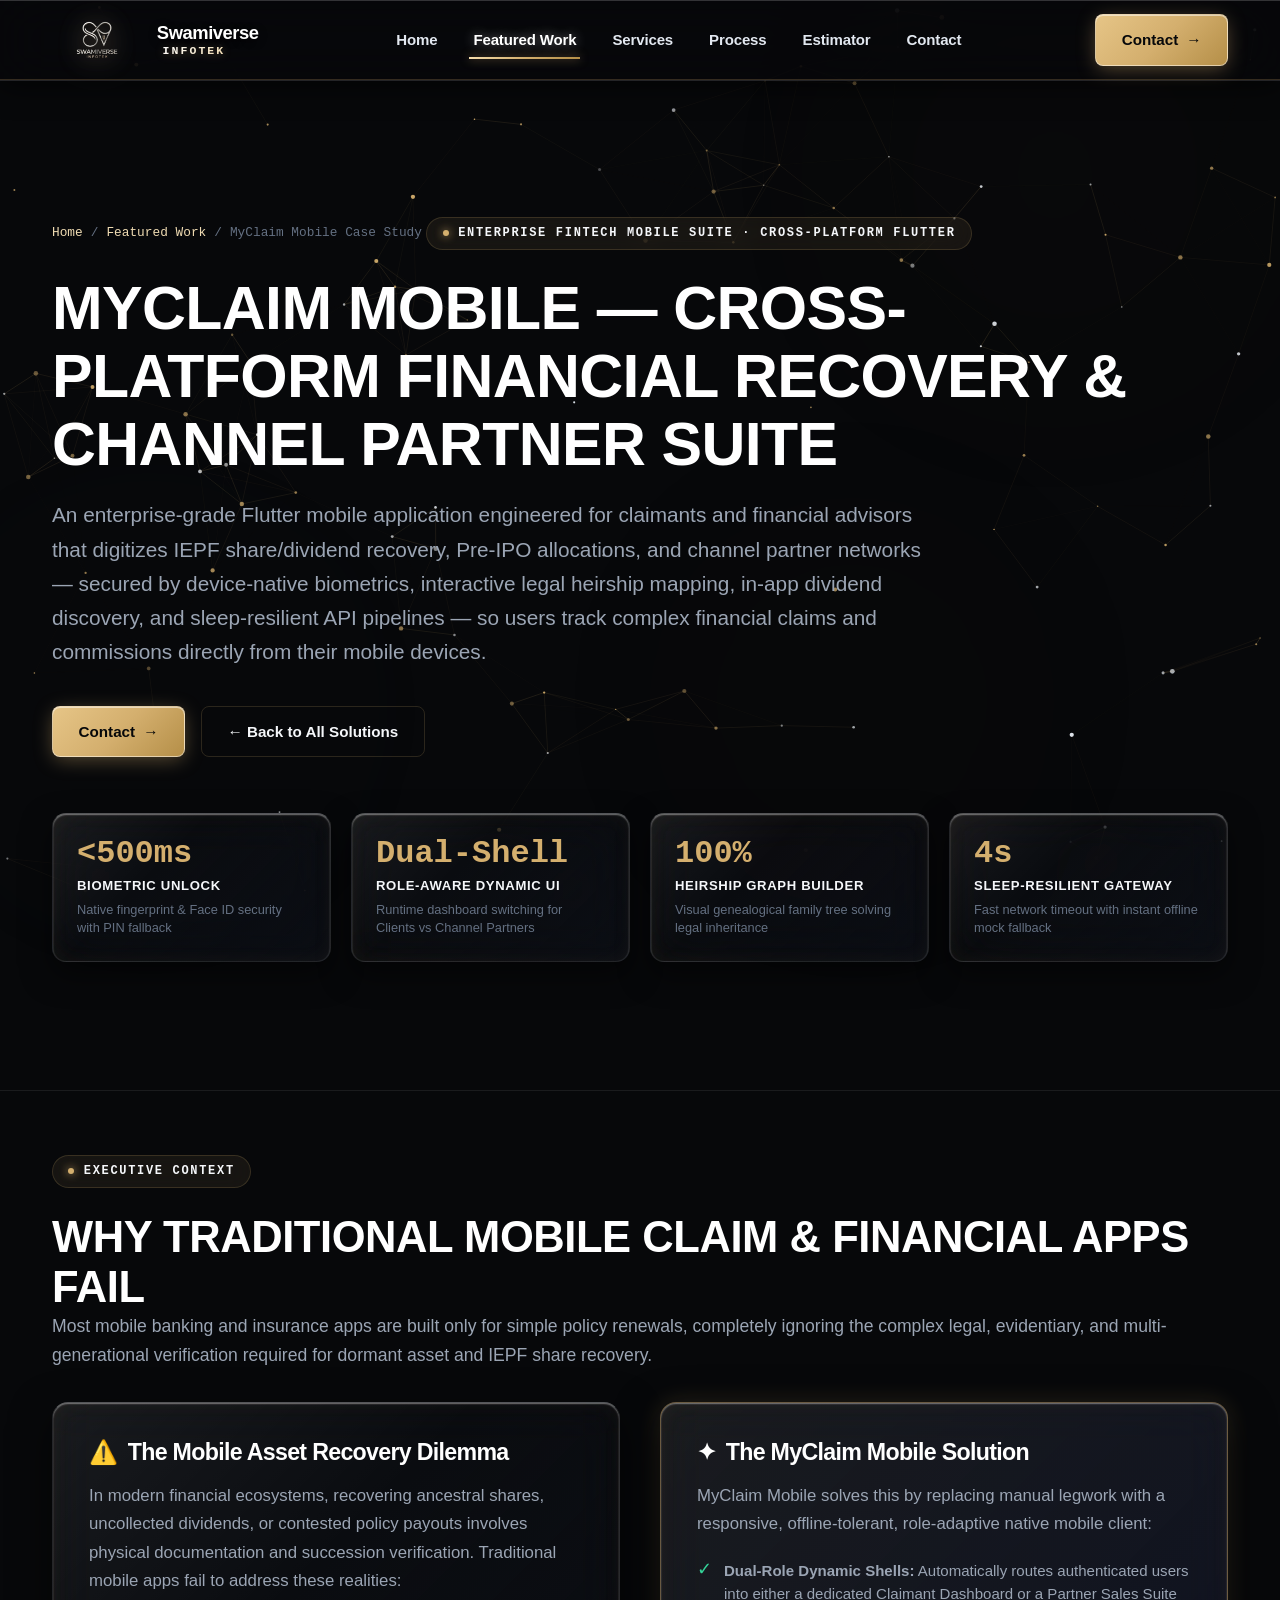
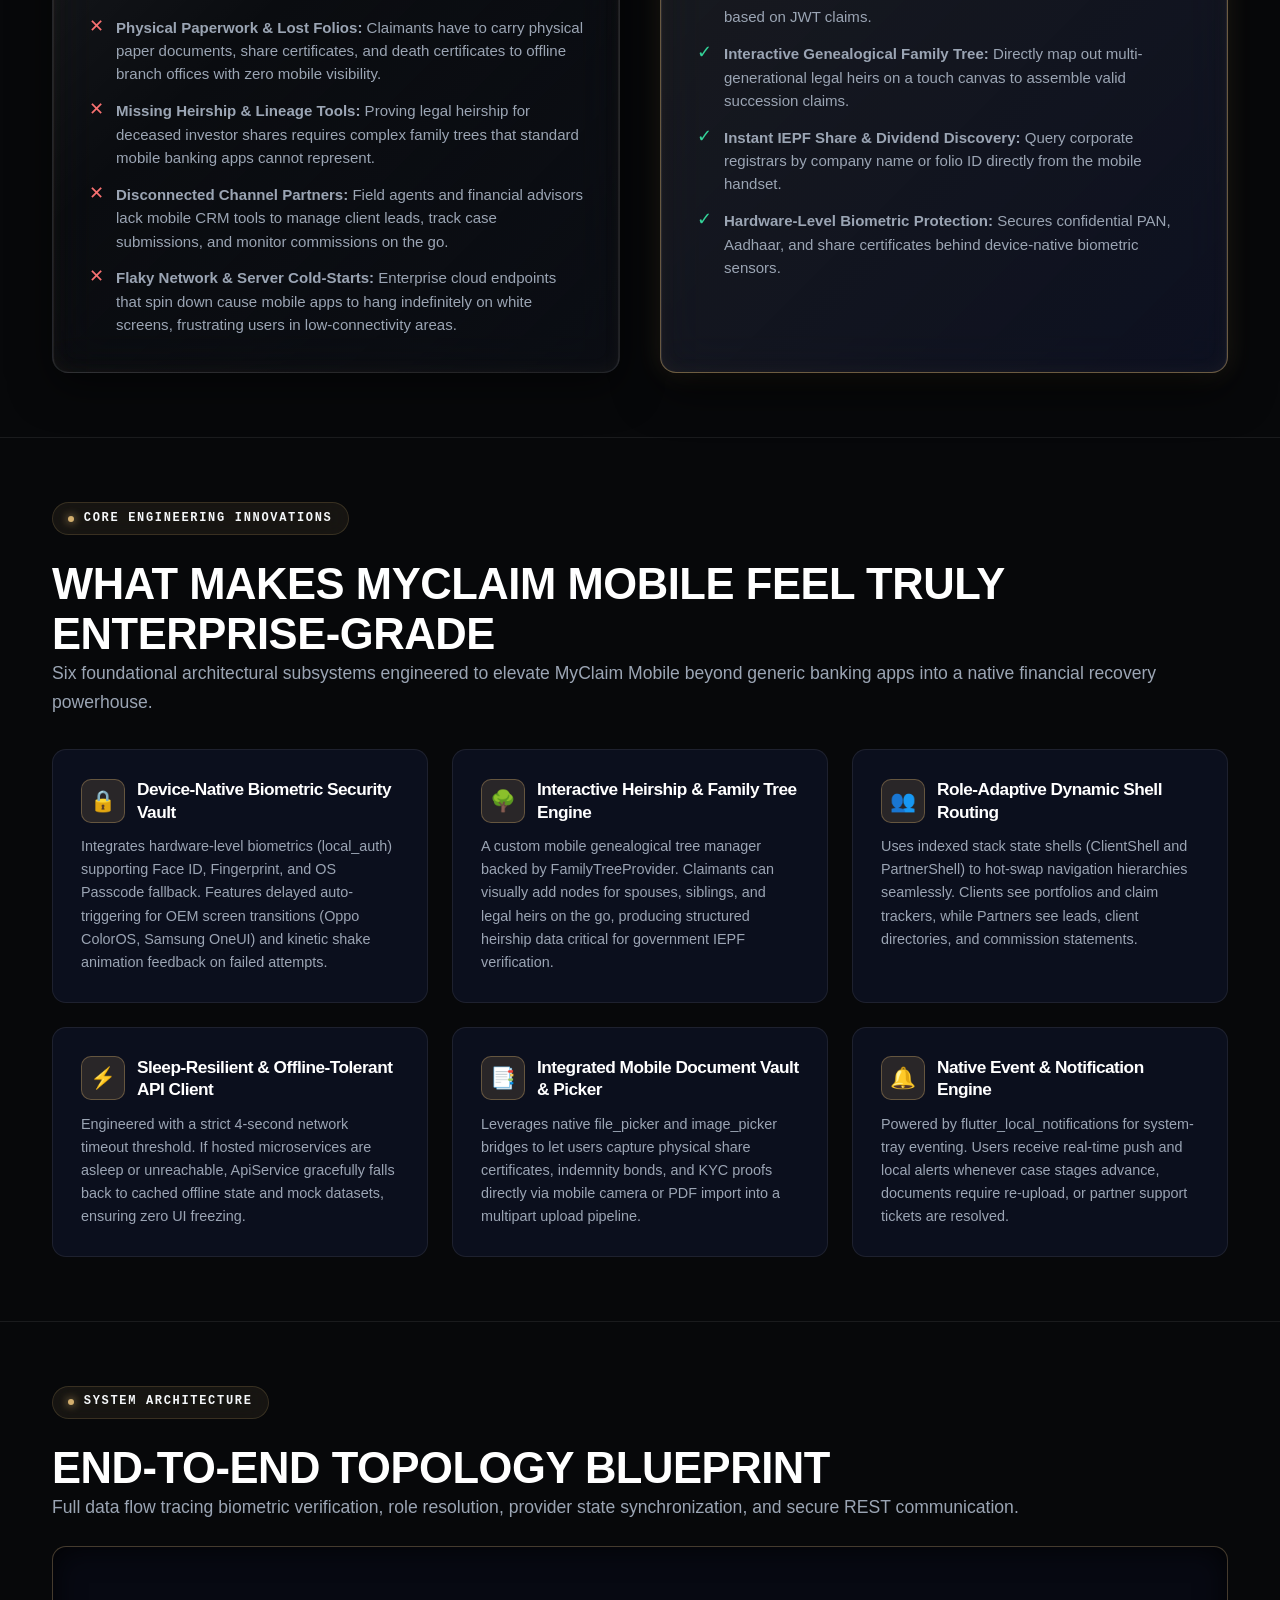
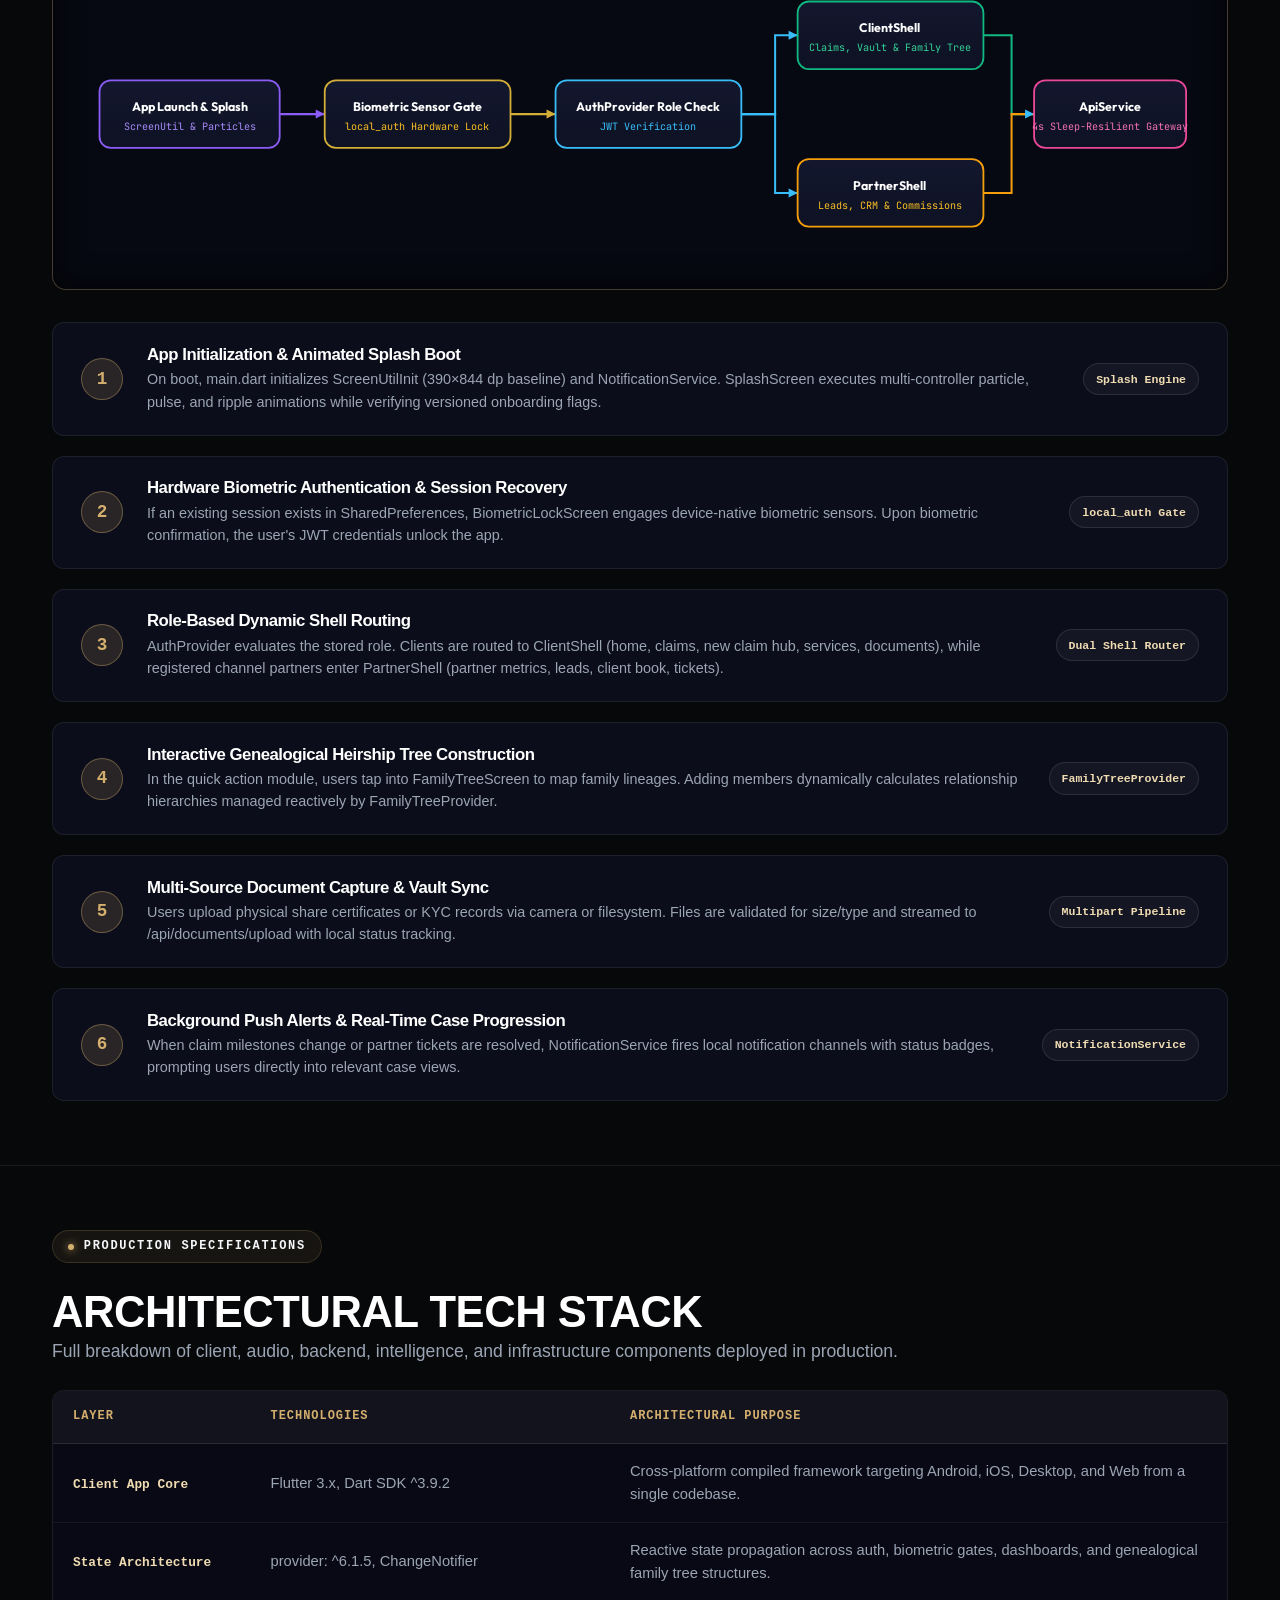
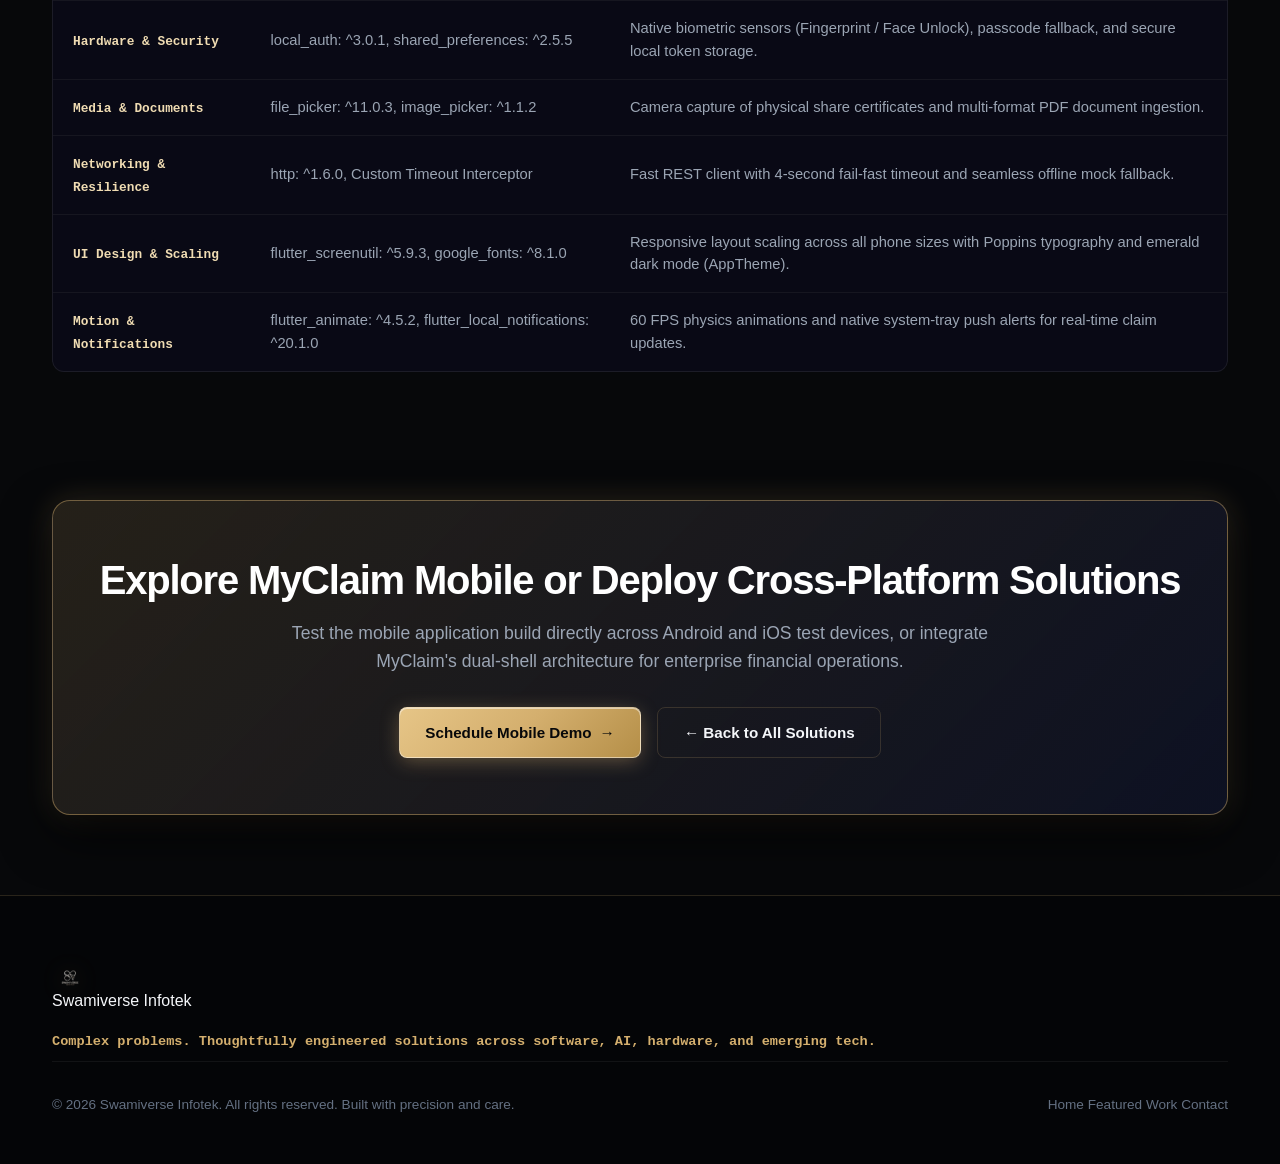
<file: myclaim-mobile.html>
<!DOCTYPE html>
<html lang="en">
<head>
  <meta charset="UTF-8">
  <meta name="viewport" content="width=device-width, initial-scale=1.0">
  <title>MyClaim Mobile — Cross-Platform Financial Recovery &amp; Channel Partner Suite | Swamiverse Infotek</title>
  <meta name="description" content="Deep-dive engineering case study for MyClaim Mobile: an enterprise-grade Flutter application engineered for claimants and financial advisors with hardware biometrics, interactive heirship mapping, and dual-role dynamic shell architecture.">
  
  <!-- Favicon -->
  <link rel="icon" type="image/png" href="logo.png">

  <!-- Google Fonts: Inter, Outfit & JetBrains Mono -->
  <link rel="preconnect" href="https://fonts.googleapis.com">
  <link rel="preconnect" href="https://fonts.gstatic.com" crossorigin>
  <link href="https://fonts.googleapis.com/css2?family=Inter:wght@300;400;500;600;700;800&family=Outfit:wght@400;500;600;700;800;900&family=JetBrains+Mono:wght@400;500;600;700&display=swap" rel="stylesheet">

  <!-- Main Stylesheet -->
  <link rel="stylesheet" href="styles.css?v=11.0">

  <style>
    /* Custom Case Study Specific Styles */
    .case-study-hero {
      padding-top: 8.5rem;
      padding-bottom: 4rem;
      position: relative;
    }

    .case-breadcrumb {
      display: inline-flex;
      align-items: center;
      gap: 0.5rem;
      font-family: var(--font-mono);
      font-size: 0.8rem;
      color: var(--text-muted);
      margin-bottom: 1.5rem;
    }

    .case-breadcrumb a {
      color: var(--accent-gold-light);
      text-decoration: none;
      transition: color var(--duration-fast) ease;
    }

    .case-breadcrumb a:hover {
      color: #FFFFFF;
      text-decoration: underline;
    }

    .case-title {
      font-size: clamp(2.2rem, 5vw, 3.8rem);
      line-height: 1.12;
      font-weight: 800;
      letter-spacing: -0.025em;
      margin-bottom: 1.25rem;
      color: #FFFFFF;
    }

    .case-lead {
      font-size: clamp(1.05rem, 2vw, 1.3rem);
      line-height: 1.65;
      color: var(--text-celestial-slate);
      max-width: 890px;
      margin-bottom: 2.25rem;
    }

    .case-actions-bar {
      display: flex;
      align-items: center;
      gap: 1rem;
      flex-wrap: wrap;
      margin-bottom: 3.5rem;
    }

    .case-stats-strip {
      display: grid;
      grid-template-columns: repeat(4, 1fr);
      gap: 1.25rem;
      margin-bottom: 4rem;
    }

    @media (max-width: 860px) {
      .case-stats-strip {
        grid-template-columns: repeat(2, 1fr);
      }
    }

    @media (max-width: 500px) {
      .case-stats-strip {
        grid-template-columns: 1fr;
      }
    }

    .case-stat-box {
      background: var(--glass-surface);
      border: 1px solid rgba(255, 255, 255, 0.1);
      border-top: 1px solid rgba(255, 255, 255, 0.3);
      border-radius: 14px;
      padding: 1.5rem;
      backdrop-filter: var(--glass-filter);
      -webkit-backdrop-filter: var(--glass-filter);
      box-shadow: var(--glass-bevel), 0 12px 30px rgba(0, 0, 0, 0.5);
      transition: transform var(--duration-fast) ease, border-color var(--duration-fast) ease;
    }

    .case-stat-box:hover {
      transform: translateY(-3px);
      border-color: rgba(212, 175, 110, 0.4);
    }

    .case-stat-val {
      font-family: var(--font-mono);
      font-size: 2rem;
      font-weight: 800;
      color: var(--accent-gold);
      margin-bottom: 0.35rem;
      line-height: 1;
    }

    .case-stat-label {
      font-size: 0.82rem;
      font-weight: 700;
      color: var(--text-ice-white);
      margin-bottom: 0.25rem;
      text-transform: uppercase;
      letter-spacing: 0.05em;
    }

    .case-stat-sub {
      font-size: 0.8rem;
      color: var(--text-muted);
      line-height: 1.4;
    }

    .case-section {
      padding-top: 4rem;
      padding-bottom: 4rem;
      border-top: 1px solid rgba(255, 255, 255, 0.08);
    }

    .case-grid-2col {
      display: grid;
      grid-template-columns: 1fr 1fr;
      gap: 2.5rem;
      align-items: stretch;
    }

    @media (max-width: 860px) {
      .case-grid-2col {
        grid-template-columns: 1fr;
      }
    }

    .case-card-panel {
      background: var(--glass-surface);
      border: 1px solid rgba(255, 255, 255, 0.1);
      border-top: 1px solid rgba(255, 255, 255, 0.3);
      border-radius: 16px;
      padding: 2.25rem;
      backdrop-filter: var(--glass-filter);
      -webkit-backdrop-filter: var(--glass-filter);
      box-shadow: var(--glass-bevel), 0 14px 40px rgba(0, 0, 0, 0.5);
      display: flex;
      flex-direction: column;
    }

    .case-card-panel.highlight {
      border-color: rgba(212, 175, 110, 0.45);
      background: linear-gradient(135deg, rgba(255, 255, 255, 0.08) 0%, rgba(14, 18, 36, 0.85) 100%);
      box-shadow: var(--glass-bevel), 0 16px 45px rgba(0, 0, 0, 0.65), 0 0 25px rgba(212, 175, 110, 0.18);
    }

    .panel-title {
      font-size: 1.45rem;
      font-weight: 700;
      color: #FFFFFF;
      margin-bottom: 1rem;
      display: flex;
      align-items: center;
      gap: 0.65rem;
    }

    .panel-body {
      font-size: 0.96rem;
      line-height: 1.7;
      color: var(--text-celestial-slate);
    }

    .panel-body p {
      margin-bottom: 1rem;
    }

    .panel-body p:last-child {
      margin-bottom: 0;
    }

    .panel-bullet-list {
      list-style: none;
      padding: 0;
      margin: 1.25rem 0 0 0;
      display: flex;
      flex-direction: column;
      gap: 0.85rem;
    }

    .panel-bullet-item {
      display: flex;
      align-items: flex-start;
      gap: 0.75rem;
      font-size: 0.94rem;
      color: var(--text-celestial-slate);
      line-height: 1.55;
    }

    .panel-bullet-item .icon {
      font-size: 1.1rem;
      flex-shrink: 0;
      line-height: 1.2;
    }

    .panel-bullet-item.warning .icon {
      color: #F87171;
    }

    .panel-bullet-item.success .icon {
      color: #34D399;
    }

    /* Innovation Cards Grid */
    .innovations-grid {
      display: grid;
      grid-template-columns: repeat(3, 1fr);
      gap: 1.5rem;
      margin-top: 2rem;
    }

    @media (max-width: 960px) {
      .innovations-grid {
        grid-template-columns: repeat(2, 1fr);
      }
    }

    @media (max-width: 600px) {
      .innovations-grid {
        grid-template-columns: 1fr;
      }
    }

    .innovation-box {
      background: rgba(14, 18, 36, 0.75);
      border: 1px solid rgba(255, 255, 255, 0.08);
      border-radius: 14px;
      padding: 1.75rem;
      display: flex;
      flex-direction: column;
      gap: 0.75rem;
      transition: all var(--duration-fast) ease;
    }

    .innovation-box:hover {
      border-color: rgba(212, 175, 110, 0.4);
      background: rgba(20, 26, 54, 0.9);
      transform: translateY(-4px);
      box-shadow: 0 12px 30px rgba(0, 0, 0, 0.6), 0 0 20px rgba(212, 175, 110, 0.15);
    }

    .innovation-header {
      display: flex;
      align-items: center;
      gap: 0.75rem;
    }

    .innovation-icon-badge {
      width: 44px;
      height: 44px;
      border-radius: 10px;
      background: rgba(212, 175, 110, 0.15);
      border: 1px solid rgba(212, 175, 110, 0.35);
      display: flex;
      align-items: center;
      justify-content: center;
      font-size: 1.3rem;
      color: var(--accent-gold);
      flex-shrink: 0;
    }

    .innovation-title {
      font-size: 1.08rem;
      font-weight: 700;
      color: #FFFFFF;
      line-height: 1.3;
    }

    .innovation-desc {
      font-size: 0.9rem;
      color: var(--text-celestial-slate);
      line-height: 1.6;
    }

    /* Workflow Stepper */
    .workflow-timeline {
      display: flex;
      flex-direction: column;
      gap: 1.25rem;
      margin-top: 2rem;
    }

    .timeline-card {
      background: rgba(14, 18, 36, 0.65);
      border: 1px solid rgba(255, 255, 255, 0.08);
      border-radius: 12px;
      padding: 1.35rem 1.75rem;
      display: grid;
      grid-template-columns: auto 1fr auto;
      gap: 1.5rem;
      align-items: center;
      transition: all var(--duration-fast) ease;
    }

    @media (max-width: 680px) {
      .timeline-card {
        grid-template-columns: 1fr;
        gap: 0.75rem;
      }
    }

    .timeline-card:hover {
      border-color: rgba(212, 175, 110, 0.35);
      background: rgba(22, 28, 56, 0.85);
      transform: translateX(4px);
    }

    .timeline-num {
      font-family: var(--font-mono);
      font-size: 1.1rem;
      font-weight: 800;
      color: var(--accent-gold);
      background: rgba(212, 175, 110, 0.15);
      border: 1px solid rgba(212, 175, 110, 0.4);
      width: 42px;
      height: 42px;
      border-radius: 50%;
      display: flex;
      align-items: center;
      justify-content: center;
      flex-shrink: 0;
    }

    .timeline-content h4 {
      font-size: 1.05rem;
      font-weight: 700;
      color: #FFFFFF;
      margin-bottom: 0.25rem;
    }

    .timeline-content p {
      font-size: 0.9rem;
      color: var(--text-celestial-slate);
      line-height: 1.55;
    }

    .timeline-badge {
      font-family: var(--font-mono);
      font-size: 0.72rem;
      font-weight: 700;
      color: var(--accent-gold-light);
      background: rgba(255, 255, 255, 0.04);
      border: 1px solid rgba(255, 255, 255, 0.1);
      padding: 0.35rem 0.75rem;
      border-radius: 999px;
      white-space: nowrap;
    }

    /* Tech Stack Matrix Table */
    .tech-table-wrapper {
      overflow-x: auto;
      margin-top: 1.5rem;
      border-radius: 12px;
      border: 1px solid rgba(255, 255, 255, 0.08);
      background: rgba(10, 11, 24, 0.8);
    }

    .tech-table {
      width: 100%;
      border-collapse: collapse;
      text-align: left;
      font-size: 0.92rem;
    }

    .tech-table th {
      background: rgba(255, 255, 255, 0.04);
      padding: 1rem 1.25rem;
      font-family: var(--font-mono);
      font-size: 0.75rem;
      font-weight: 700;
      color: var(--accent-gold);
      text-transform: uppercase;
      letter-spacing: 0.08em;
      border-bottom: 1px solid rgba(255, 255, 255, 0.1);
    }

    .tech-table td {
      padding: 1rem 1.25rem;
      color: var(--text-celestial-slate);
      border-bottom: 1px solid rgba(255, 255, 255, 0.05);
      line-height: 1.55;
    }

    .tech-table tr:last-child td {
      border-bottom: none;
    }

    .tech-table tr:hover td {
      background: rgba(255, 255, 255, 0.02);
      color: #FFFFFF;
    }

    .tech-layer-tag {
      font-family: var(--font-mono);
      font-weight: 700;
      font-size: 0.8rem;
      color: var(--accent-gold-light);
    }

    /* Topology Blueprint Frame */
    .blueprint-frame {
      background: rgba(8, 10, 20, 0.95);
      border: 1px solid rgba(212, 175, 110, 0.3);
      border-radius: 14px;
      padding: 2rem 1.5rem;
      box-shadow: inset 0 0 30px rgba(0, 0, 0, 0.8);
      margin-top: 1.5rem;
      position: relative;
      overflow: hidden;
    }

    /* Final CTA Card */
    .case-cta-banner {
      background: linear-gradient(135deg, rgba(212, 175, 110, 0.15) 0%, rgba(14, 18, 36, 0.95) 100%);
      border: 1px solid rgba(212, 175, 110, 0.45);
      border-radius: 18px;
      padding: 3.5rem 2.5rem;
      text-align: center;
      margin-top: 4rem;
      margin-bottom: 5rem;
      box-shadow: 0 20px 50px rgba(0, 0, 0, 0.7), 0 0 30px rgba(212, 175, 110, 0.2);
    }

    .case-cta-title {
      font-size: clamp(1.8rem, 3.5vw, 2.5rem);
      font-weight: 800;
      color: #FFFFFF;
      margin-bottom: 1rem;
    }

    .case-cta-desc {
      font-size: 1.1rem;
      color: var(--text-celestial-slate);
      max-width: 720px;
      margin: 0 auto 2rem auto;
      line-height: 1.6;
    }

    .case-cta-actions {
      display: flex;
      align-items: center;
      justify-content: center;
      gap: 1rem;
      flex-wrap: wrap;
    }
  </style>
</head>
<body>

  <!-- Background Particle Constellation & Stardust Canvas -->
  <canvas id="bg-constellation-canvas" class="bg-constellation" aria-hidden="true"></canvas>

  <!-- Atmospheric Glow Blobs -->
  <div class="nebula-glow nebula-top-right" aria-hidden="true"></div>
  <div class="nebula-glow nebula-mid-left" aria-hidden="true"></div>
  <div class="nebula-glow nebula-bottom-right" aria-hidden="true"></div>

  <!-- Top Reading Progress Indicator -->
  <div id="scroll-progress-bar" class="scroll-progress" aria-hidden="true"></div>

  <!-- 1. NAVIGATION BAR -->
  <header class="site-header" id="header">
    <div class="container header-inner">
      <a href="index.html" class="brand-identity" aria-label="Swamiverse Infotek Home">
        <img src="logo.png" alt="Swamiverse Infotek Logo" class="brand-logo-img">
        <span class="brand-text-stack">
          <span class="brand-name-main">Swamiverse</span>
          <span class="brand-name-sub">Infotek</span>
        </span>
      </a>

      <nav class="main-navigation" aria-label="Main Navigation">
        <ul class="nav-links">
          <li><a href="index.html#home" class="nav-link">Home</a></li>
          <li><a href="index.html#work" class="nav-link active">Featured Work</a></li>
          <li><a href="index.html#services" class="nav-link">Services</a></li>
          <li><a href="index.html#process" class="nav-link">Process</a></li>
          <li><a href="index.html#estimator" class="nav-link">Estimator</a></li>
          <li><a href="index.html#contact" class="nav-link">Contact</a></li>
        </ul>
      </nav>

      <div class="header-actions">
        <a href="index.html#contact" class="btn btn-primary" id="header-live-cta">
          Contact <span class="arrow" aria-hidden="true">→</span>
        </a>
      </div>

      <!-- Mobile Menu Toggle Button -->
      <button class="mobile-menu-toggle" id="mobile-menu-btn" aria-label="Toggle mobile menu" aria-expanded="false">
        <span></span>
        <span></span>
      </button>
    </div>

    <!-- Mobile Navigation Drawer -->
    <div class="mobile-nav-drawer" id="mobile-drawer" aria-hidden="true">
      <ul class="mobile-nav-links">
        <li><a href="index.html#home" class="mobile-nav-link">Home</a></li>
        <li><a href="index.html#work" class="mobile-nav-link">Featured Work</a></li>
        <li><a href="index.html#services" class="mobile-nav-link">Services</a></li>
        <li><a href="index.html#contact" class="mobile-nav-link">Contact</a></li>
      </ul>
    </div>
  </header>

  <main id="main-content">

    <!-- HERO SECTION -->
    <section class="case-study-hero">
      <div class="container">
        
        <div class="case-breadcrumb">
          <a href="index.html">Home</a>
          <span>/</span>
          <a href="index.html#work">Featured Work</a>
          <span>/</span>
          <span>MyClaim Mobile Case Study</span>
        </div>

        <div class="section-label-badge">
          <span class="label-dot"></span>
          <span class="label-text">ENTERPRISE FINTECH MOBILE SUITE · CROSS-PLATFORM FLUTTER</span>
        </div>

        <h1 class="case-title">
          MyClaim Mobile — Cross-Platform Financial Recovery &amp; Channel Partner Suite
        </h1>

        <p class="case-lead">
          An enterprise-grade Flutter mobile application engineered for claimants and financial advisors that digitizes IEPF share/dividend recovery, Pre-IPO allocations, and channel partner networks — secured by device-native biometrics, interactive legal heirship mapping, in-app dividend discovery, and sleep-resilient API pipelines — so users track complex financial claims and commissions directly from their mobile devices.
        </p>

        <div class="case-actions-bar">
          <a href="index.html#contact" class="btn btn-primary">
            Contact <span class="arrow" aria-hidden="true">→</span>
          </a>
          <a href="index.html#work" class="btn btn-outline">
            ← Back to All Solutions
          </a>
        </div>

        <!-- ⚡ At-A-Glance System Metrics Strip -->
        <div class="case-stats-strip">
          <div class="case-stat-box">
            <div class="case-stat-val">&lt;500ms</div>
            <div class="case-stat-label">Biometric Unlock</div>
            <div class="case-stat-sub">Native fingerprint &amp; Face ID security with PIN fallback</div>
          </div>
          <div class="case-stat-box">
            <div class="case-stat-val">Dual-Shell</div>
            <div class="case-stat-label">Role-Aware Dynamic UI</div>
            <div class="case-stat-sub">Runtime dashboard switching for Clients vs Channel Partners</div>
          </div>
          <div class="case-stat-box">
            <div class="case-stat-val">100%</div>
            <div class="case-stat-label">Heirship Graph Builder</div>
            <div class="case-stat-sub">Visual genealogical family tree solving legal inheritance</div>
          </div>
          <div class="case-stat-box">
            <div class="case-stat-val">4s</div>
            <div class="case-stat-label">Sleep-Resilient Gateway</div>
            <div class="case-stat-sub">Fast network timeout with instant offline mock fallback</div>
          </div>
        </div>

      </div>
    </section>

    <!-- SECTION: EXECUTIVE CONTEXT (THE PROBLEM VS THE SOLUTION) -->
    <section class="case-section">
      <div class="container">
        
        <div class="section-label-badge">
          <span class="label-dot"></span>
          <span class="label-text">EXECUTIVE CONTEXT</span>
        </div>
        <h2 class="section-title">Why Traditional Mobile Claim &amp; Financial Apps Fail</h2>
        <p class="section-intro">
          Most mobile banking and insurance apps are built only for simple policy renewals, completely ignoring the complex legal, evidentiary, and multi-generational verification required for dormant asset and IEPF share recovery.
        </p>

        <div class="case-grid-2col" style="margin-top: 2rem;">
          
          <!-- The Problem Panel -->
          <div class="case-card-panel">
            <h3 class="panel-title">
              <span>⚠️</span> The Mobile Asset Recovery Dilemma
            </h3>
            <div class="panel-body">
              <p>
                In modern financial ecosystems, recovering ancestral shares, uncollected dividends, or contested policy payouts involves physical documentation and succession verification. Traditional mobile apps fail to address these realities:
              </p>
              <ul class="panel-bullet-list">
                <li class="panel-bullet-item warning">
                  <span class="icon">✕</span>
                  <div><strong>Physical Paperwork &amp; Lost Folios:</strong> Claimants have to carry physical paper documents, share certificates, and death certificates to offline branch offices with zero mobile visibility.</div>
                </li>
                <li class="panel-bullet-item warning">
                  <span class="icon">✕</span>
                  <div><strong>Missing Heirship &amp; Lineage Tools:</strong> Proving legal heirship for deceased investor shares requires complex family trees that standard mobile banking apps cannot represent.</div>
                </li>
                <li class="panel-bullet-item warning">
                  <span class="icon">✕</span>
                  <div><strong>Disconnected Channel Partners:</strong> Field agents and financial advisors lack mobile CRM tools to manage client leads, track case submissions, and monitor commissions on the go.</div>
                </li>
                <li class="panel-bullet-item warning">
                  <span class="icon">✕</span>
                  <div><strong>Flaky Network &amp; Server Cold-Starts:</strong> Enterprise cloud endpoints that spin down cause mobile apps to hang indefinitely on white screens, frustrating users in low-connectivity areas.</div>
                </li>
              </ul>
            </div>
          </div>

          <!-- The Solution Panel -->
          <div class="case-card-panel highlight">
            <h3 class="panel-title">
              <span>✦</span> The MyClaim Mobile Solution
            </h3>
            <div class="panel-body">
              <p>
                MyClaim Mobile solves this by replacing manual legwork with a responsive, offline-tolerant, role-adaptive native mobile client:
              </p>
              <ul class="panel-bullet-list">
                <li class="panel-bullet-item success">
                  <span class="icon">✓</span>
                  <div><strong>Dual-Role Dynamic Shells:</strong> Automatically routes authenticated users into either a dedicated Claimant Dashboard or a Partner Sales Suite based on JWT claims.</div>
                </li>
                <li class="panel-bullet-item success">
                  <span class="icon">✓</span>
                  <div><strong>Interactive Genealogical Family Tree:</strong> Directly map out multi-generational legal heirs on a touch canvas to assemble valid succession claims.</div>
                </li>
                <li class="panel-bullet-item success">
                  <span class="icon">✓</span>
                  <div><strong>Instant IEPF Share &amp; Dividend Discovery:</strong> Query corporate registrars by company name or folio ID directly from the mobile handset.</div>
                </li>
                <li class="panel-bullet-item success">
                  <span class="icon">✓</span>
                  <div><strong>Hardware-Level Biometric Protection:</strong> Secures confidential PAN, Aadhaar, and share certificates behind device-native biometric sensors.</div>
                </li>
              </ul>
            </div>
          </div>

        </div>

      </div>
    </section>

    <!-- SECTION: CORE ENGINEERING INNOVATIONS -->
    <section class="case-section">
      <div class="container">
        
        <div class="section-label-badge">
          <span class="label-dot"></span>
          <span class="label-text">CORE ENGINEERING INNOVATIONS</span>
        </div>
        <h2 class="section-title">What Makes MyClaim Mobile Feel Truly Enterprise-Grade</h2>
        <p class="section-intro">
          Six foundational architectural subsystems engineered to elevate MyClaim Mobile beyond generic banking apps into a native financial recovery powerhouse.
        </p>

        <div class="innovations-grid">
          
          <div class="innovation-box">
            <div class="innovation-header">
              <div class="innovation-icon-badge">🔒</div>
              <h3 class="innovation-title">Device-Native Biometric Security Vault</h3>
            </div>
            <p class="innovation-desc">
              Integrates hardware-level biometrics (local_auth) supporting Face ID, Fingerprint, and OS Passcode fallback. Features delayed auto-triggering for OEM screen transitions (Oppo ColorOS, Samsung OneUI) and kinetic shake animation feedback on failed attempts.
            </p>
          </div>

          <div class="innovation-box">
            <div class="innovation-header">
              <div class="innovation-icon-badge">🌳</div>
              <h3 class="innovation-title">Interactive Heirship &amp; Family Tree Engine</h3>
            </div>
            <p class="innovation-desc">
              A custom mobile genealogical tree manager backed by FamilyTreeProvider. Claimants can visually add nodes for spouses, siblings, and legal heirs on the go, producing structured heirship data critical for government IEPF verification.
            </p>
          </div>

          <div class="innovation-box">
            <div class="innovation-header">
              <div class="innovation-icon-badge">👥</div>
              <h3 class="innovation-title">Role-Adaptive Dynamic Shell Routing</h3>
            </div>
            <p class="innovation-desc">
              Uses indexed stack state shells (ClientShell and PartnerShell) to hot-swap navigation hierarchies seamlessly. Clients see portfolios and claim trackers, while Partners see leads, client directories, and commission statements.
            </p>
          </div>

          <div class="innovation-box">
            <div class="innovation-header">
              <div class="innovation-icon-badge">⚡</div>
              <h3 class="innovation-title">Sleep-Resilient &amp; Offline-Tolerant API Client</h3>
            </div>
            <p class="innovation-desc">
              Engineered with a strict 4-second network timeout threshold. If hosted microservices are asleep or unreachable, ApiService gracefully falls back to cached offline state and mock datasets, ensuring zero UI freezing.
            </p>
          </div>

          <div class="innovation-box">
            <div class="innovation-header">
              <div class="innovation-icon-badge">📑</div>
              <h3 class="innovation-title">Integrated Mobile Document Vault &amp; Picker</h3>
            </div>
            <p class="innovation-desc">
              Leverages native file_picker and image_picker bridges to let users capture physical share certificates, indemnity bonds, and KYC proofs directly via mobile camera or PDF import into a multipart upload pipeline.
            </p>
          </div>

          <div class="innovation-box">
            <div class="innovation-header">
              <div class="innovation-icon-badge">🔔</div>
              <h3 class="innovation-title">Native Event &amp; Notification Engine</h3>
            </div>
            <p class="innovation-desc">
              Powered by flutter_local_notifications for system-tray eventing. Users receive real-time push and local alerts whenever case stages advance, documents require re-upload, or partner support tickets are resolved.
            </p>
          </div>

        </div>

      </div>
    </section>

    <!-- SECTION: SYSTEM ARCHITECTURE & TOPOLOGY BLUEPRINT -->
    <section class="case-section" id="blueprint">
      <div class="container">
        
        <div class="section-label-badge">
          <span class="label-dot"></span>
          <span class="label-text">SYSTEM ARCHITECTURE</span>
        </div>
        <h2 class="section-title">End-to-End Topology Blueprint</h2>
        <p class="section-intro">
          Full data flow tracing biometric verification, role resolution, provider state synchronization, and secure REST communication.
        </p>

        <!-- Interactive Architecture Flow Diagram -->
        <div class="blueprint-frame">
          <svg viewBox="0 0 1000 240" fill="none" xmlns="http://www.w3.org/2000/svg" style="width:100%; height:auto;">
            <defs>
              <linearGradient id="mb-node-bg" x1="0%" y1="0%" x2="0%" y2="100%">
                <stop offset="0%" stop-color="#141830" stop-opacity="0.95"/>
                <stop offset="100%" stop-color="#0E1224" stop-opacity="0.95"/>
              </linearGradient>
            </defs>

            <!-- Node 1: App Launch & Particle Splash -->
            <rect x="20" y="90" width="160" height="60" rx="10" fill="url(#mb-node-bg)" stroke="#8B5CF6" stroke-width="1.6"/>
            <text x="100" y="117" fill="#FFFFFF" font-size="11" font-family="'Outfit', sans-serif" text-anchor="middle" font-weight="700">App Launch &amp; Splash</text>
            <text x="100" y="134" fill="#A78BFA" font-size="9" font-family="'JetBrains Mono', monospace" text-anchor="middle">ScreenUtil &amp; Particles</text>

            <!-- Connector 1 -> 2 -->
            <line x1="180" y1="120" x2="220" y2="120" stroke="#8B5CF6" stroke-width="2"/>
            <polygon points="220,120 212,116 212,124" fill="#8B5CF6"/>

            <!-- Node 2: Biometric Gate -->
            <rect x="220" y="90" width="165" height="60" rx="10" fill="url(#mb-node-bg)" stroke="#D4AF37" stroke-width="1.6"/>
            <text x="302" y="117" fill="#FFFFFF" font-size="11" font-family="'Outfit', sans-serif" text-anchor="middle" font-weight="700">Biometric Sensor Gate</text>
            <text x="302" y="134" fill="#FBBF24" font-size="9" font-family="'JetBrains Mono', monospace" text-anchor="middle">local_auth Hardware Lock</text>

            <!-- Connector 2 -> 3 -->
            <line x1="385" y1="120" x2="425" y2="120" stroke="#D4AF37" stroke-width="2"/>
            <polygon points="425,120 417,116 417,124" fill="#D4AF37"/>

            <!-- Node 3: AuthProvider & JWT Role Check -->
            <rect x="425" y="90" width="165" height="60" rx="10" fill="url(#mb-node-bg)" stroke="#38BDF8" stroke-width="1.6"/>
            <text x="507" y="117" fill="#FFFFFF" font-size="11" font-family="'Outfit', sans-serif" text-anchor="middle" font-weight="700">AuthProvider Role Check</text>
            <text x="507" y="134" fill="#38BDF8" font-size="9" font-family="'JetBrains Mono', monospace" text-anchor="middle">JWT Verification</text>

            <!-- Branch to ClientShell (Up) & PartnerShell (Down) -->
            <path d="M 590 120 L 620 120 L 620 50 L 640 50" stroke="#38BDF8" stroke-width="1.8" fill="none"/>
            <polygon points="640,50 632,46 632,54" fill="#38BDF8"/>

            <path d="M 590 120 L 620 120 L 620 190 L 640 190" stroke="#38BDF8" stroke-width="1.8" fill="none"/>
            <polygon points="640,190 632,186 632,194" fill="#38BDF8"/>

            <!-- Node 4A: ClientShell -->
            <rect x="640" y="20" width="165" height="60" rx="10" fill="url(#mb-node-bg)" stroke="#10B981" stroke-width="1.6"/>
            <text x="722" y="47" fill="#FFFFFF" font-size="11" font-family="'Outfit', sans-serif" text-anchor="middle" font-weight="700">ClientShell</text>
            <text x="722" y="64" fill="#34D399" font-size="9" font-family="'JetBrains Mono', monospace" text-anchor="middle">Claims, Vault &amp; Family Tree</text>

            <!-- Node 4B: PartnerShell -->
            <rect x="640" y="160" width="165" height="60" rx="10" fill="url(#mb-node-bg)" stroke="#F59E0B" stroke-width="1.6"/>
            <text x="722" y="187" fill="#FFFFFF" font-size="11" font-family="'Outfit', sans-serif" text-anchor="middle" font-weight="700">PartnerShell</text>
            <text x="722" y="204" fill="#FBBF24" font-size="9" font-family="'JetBrains Mono', monospace" text-anchor="middle">Leads, CRM &amp; Commissions</text>

            <!-- Convergence to ApiService -->
            <path d="M 805 50 L 830 50 L 830 120 L 850 120" stroke="#10B981" stroke-width="1.8" fill="none"/>
            <path d="M 805 190 L 830 190 L 830 120 L 850 120" stroke="#F59E0B" stroke-width="1.8" fill="none"/>
            <polygon points="850,120 842,116 842,124" fill="#38BDF8"/>

            <!-- Node 5: ApiService & Fallback -->
            <rect x="850" y="90" width="135" height="60" rx="10" fill="url(#mb-node-bg)" stroke="#EC4899" stroke-width="1.6"/>
            <text x="917" y="117" fill="#FFFFFF" font-size="11" font-family="'Outfit', sans-serif" text-anchor="middle" font-weight="700">ApiService</text>
            <text x="917" y="134" fill="#F472B6" font-size="9" font-family="'JetBrains Mono', monospace" text-anchor="middle">4s Sleep-Resilient Gateway</text>
          </svg>
        </div>

        <!-- 6-Stage Timeline Journey -->
        <div class="workflow-timeline">
          
          <div class="timeline-card">
            <div class="timeline-num">1</div>
            <div class="timeline-content">
              <h4>App Initialization &amp; Animated Splash Boot</h4>
              <p>On boot, main.dart initializes ScreenUtilInit (390×844 dp baseline) and NotificationService. SplashScreen executes multi-controller particle, pulse, and ripple animations while verifying versioned onboarding flags.</p>
            </div>
            <span class="timeline-badge">Splash Engine</span>
          </div>

          <div class="timeline-card">
            <div class="timeline-num">2</div>
            <div class="timeline-content">
              <h4>Hardware Biometric Authentication &amp; Session Recovery</h4>
              <p>If an existing session exists in SharedPreferences, BiometricLockScreen engages device-native biometric sensors. Upon biometric confirmation, the user's JWT credentials unlock the app.</p>
            </div>
            <span class="timeline-badge">local_auth Gate</span>
          </div>

          <div class="timeline-card">
            <div class="timeline-num">3</div>
            <div class="timeline-content">
              <h4>Role-Based Dynamic Shell Routing</h4>
              <p>AuthProvider evaluates the stored role. Clients are routed to ClientShell (home, claims, new claim hub, services, documents), while registered channel partners enter PartnerShell (partner metrics, leads, client book, tickets).</p>
            </div>
            <span class="timeline-badge">Dual Shell Router</span>
          </div>

          <div class="timeline-card">
            <div class="timeline-num">4</div>
            <div class="timeline-content">
              <h4>Interactive Genealogical Heirship Tree Construction</h4>
              <p>In the quick action module, users tap into FamilyTreeScreen to map family lineages. Adding members dynamically calculates relationship hierarchies managed reactively by FamilyTreeProvider.</p>
            </div>
            <span class="timeline-badge">FamilyTreeProvider</span>
          </div>

          <div class="timeline-card">
            <div class="timeline-num">5</div>
            <div class="timeline-content">
              <h4>Multi-Source Document Capture &amp; Vault Sync</h4>
              <p>Users upload physical share certificates or KYC records via camera or filesystem. Files are validated for size/type and streamed to /api/documents/upload with local status tracking.</p>
            </div>
            <span class="timeline-badge">Multipart Pipeline</span>
          </div>

          <div class="timeline-card">
            <div class="timeline-num">6</div>
            <div class="timeline-content">
              <h4>Background Push Alerts &amp; Real-Time Case Progression</h4>
              <p>When claim milestones change or partner tickets are resolved, NotificationService fires local notification channels with status badges, prompting users directly into relevant case views.</p>
            </div>
            <span class="timeline-badge">NotificationService</span>
          </div>

        </div>

      </div>
    </section>

    <!-- SECTION: PRODUCTION SPECIFICATIONS (TECH STACK TABLE) -->
    <section class="case-section">
      <div class="container">
        
        <div class="section-label-badge">
          <span class="label-dot"></span>
          <span class="label-text">PRODUCTION SPECIFICATIONS</span>
        </div>
        <h2 class="section-title">Architectural Tech Stack</h2>
        <p class="section-intro">
          Full breakdown of client, audio, backend, intelligence, and infrastructure components deployed in production.
        </p>

        <div class="tech-table-wrapper">
          <table class="tech-table">
            <thead>
              <tr>
                <th>Layer</th>
                <th>Technologies</th>
                <th>Architectural Purpose</th>
              </tr>
            </thead>
            <tbody>
              <tr>
                <td><span class="tech-layer-tag">Client App Core</span></td>
                <td>Flutter 3.x, Dart SDK ^3.9.2</td>
                <td>Cross-platform compiled framework targeting Android, iOS, Desktop, and Web from a single codebase.</td>
              </tr>
              <tr>
                <td><span class="tech-layer-tag">State Architecture</span></td>
                <td>provider: ^6.1.5, ChangeNotifier</td>
                <td>Reactive state propagation across auth, biometric gates, dashboards, and genealogical family tree structures.</td>
              </tr>
              <tr>
                <td><span class="tech-layer-tag">Hardware &amp; Security</span></td>
                <td>local_auth: ^3.0.1, shared_preferences: ^2.5.5</td>
                <td>Native biometric sensors (Fingerprint / Face Unlock), passcode fallback, and secure local token storage.</td>
              </tr>
              <tr>
                <td><span class="tech-layer-tag">Media &amp; Documents</span></td>
                <td>file_picker: ^11.0.3, image_picker: ^1.1.2</td>
                <td>Camera capture of physical share certificates and multi-format PDF document ingestion.</td>
              </tr>
              <tr>
                <td><span class="tech-layer-tag">Networking &amp; Resilience</span></td>
                <td>http: ^1.6.0, Custom Timeout Interceptor</td>
                <td>Fast REST client with 4-second fail-fast timeout and seamless offline mock fallback.</td>
              </tr>
              <tr>
                <td><span class="tech-layer-tag">UI Design &amp; Scaling</span></td>
                <td>flutter_screenutil: ^5.9.3, google_fonts: ^8.1.0</td>
                <td>Responsive layout scaling across all phone sizes with Poppins typography and emerald dark mode (AppTheme).</td>
              </tr>
              <tr>
                <td><span class="tech-layer-tag">Motion &amp; Notifications</span></td>
                <td>flutter_animate: ^4.5.2, flutter_local_notifications: ^20.1.0</td>
                <td>60 FPS physics animations and native system-tray push alerts for real-time claim updates.</td>
              </tr>
            </tbody>
          </table>
        </div>

      </div>
    </section>

    <!-- SECTION: FINAL CTA BANNER -->
    <section class="container">
      <div class="case-cta-banner">
        <h2 class="case-cta-title">Explore MyClaim Mobile or Deploy Cross-Platform Solutions</h2>
        <p class="case-cta-desc">
          Test the mobile application build directly across Android and iOS test devices, or integrate MyClaim's dual-shell architecture for enterprise financial operations.
        </p>
        <div class="case-cta-actions">
          <a href="index.html#contact" class="btn btn-primary">
            Schedule Mobile Demo <span class="arrow" aria-hidden="true">→</span>
          </a>
          <a href="index.html#work" class="btn btn-outline">
            ← Back to All Solutions
          </a>
        </div>
      </div>
    </section>

  </main>

  <!-- FOOTER -->
  <footer class="site-footer">
    <div class="container footer-content">
      <div class="footer-top-brand">
        <div class="footer-brand-title">
          <img src="logo.png" alt="Swamiverse Infotek Logo" class="brand-logo-img" style="width:36px; height:auto; margin-right:8px; vertical-align:middle;">
          Swamiverse Infotek
        </div>
        <p class="footer-tagline">
          Complex problems. Thoughtfully engineered solutions across software, AI, hardware, and emerging tech.
        </p>
      </div>

      <div class="footer-bottom-bar">
        <div class="footer-copy">
          &copy; 2026 Swamiverse Infotek. All rights reserved. Built with precision and care.
        </div>
        <div class="footer-social-links">
          <a href="index.html#home" class="footer-social-link">Home</a>
          <a href="index.html#work" class="footer-social-link">Featured Work</a>
          <a href="index.html#contact" class="footer-social-link">Contact</a>
        </div>
      </div>
    </div>
  </footer>

  <!-- Scripts -->
  <script src="main.js?v=4.0"></script>
</body>
</html>
</file>
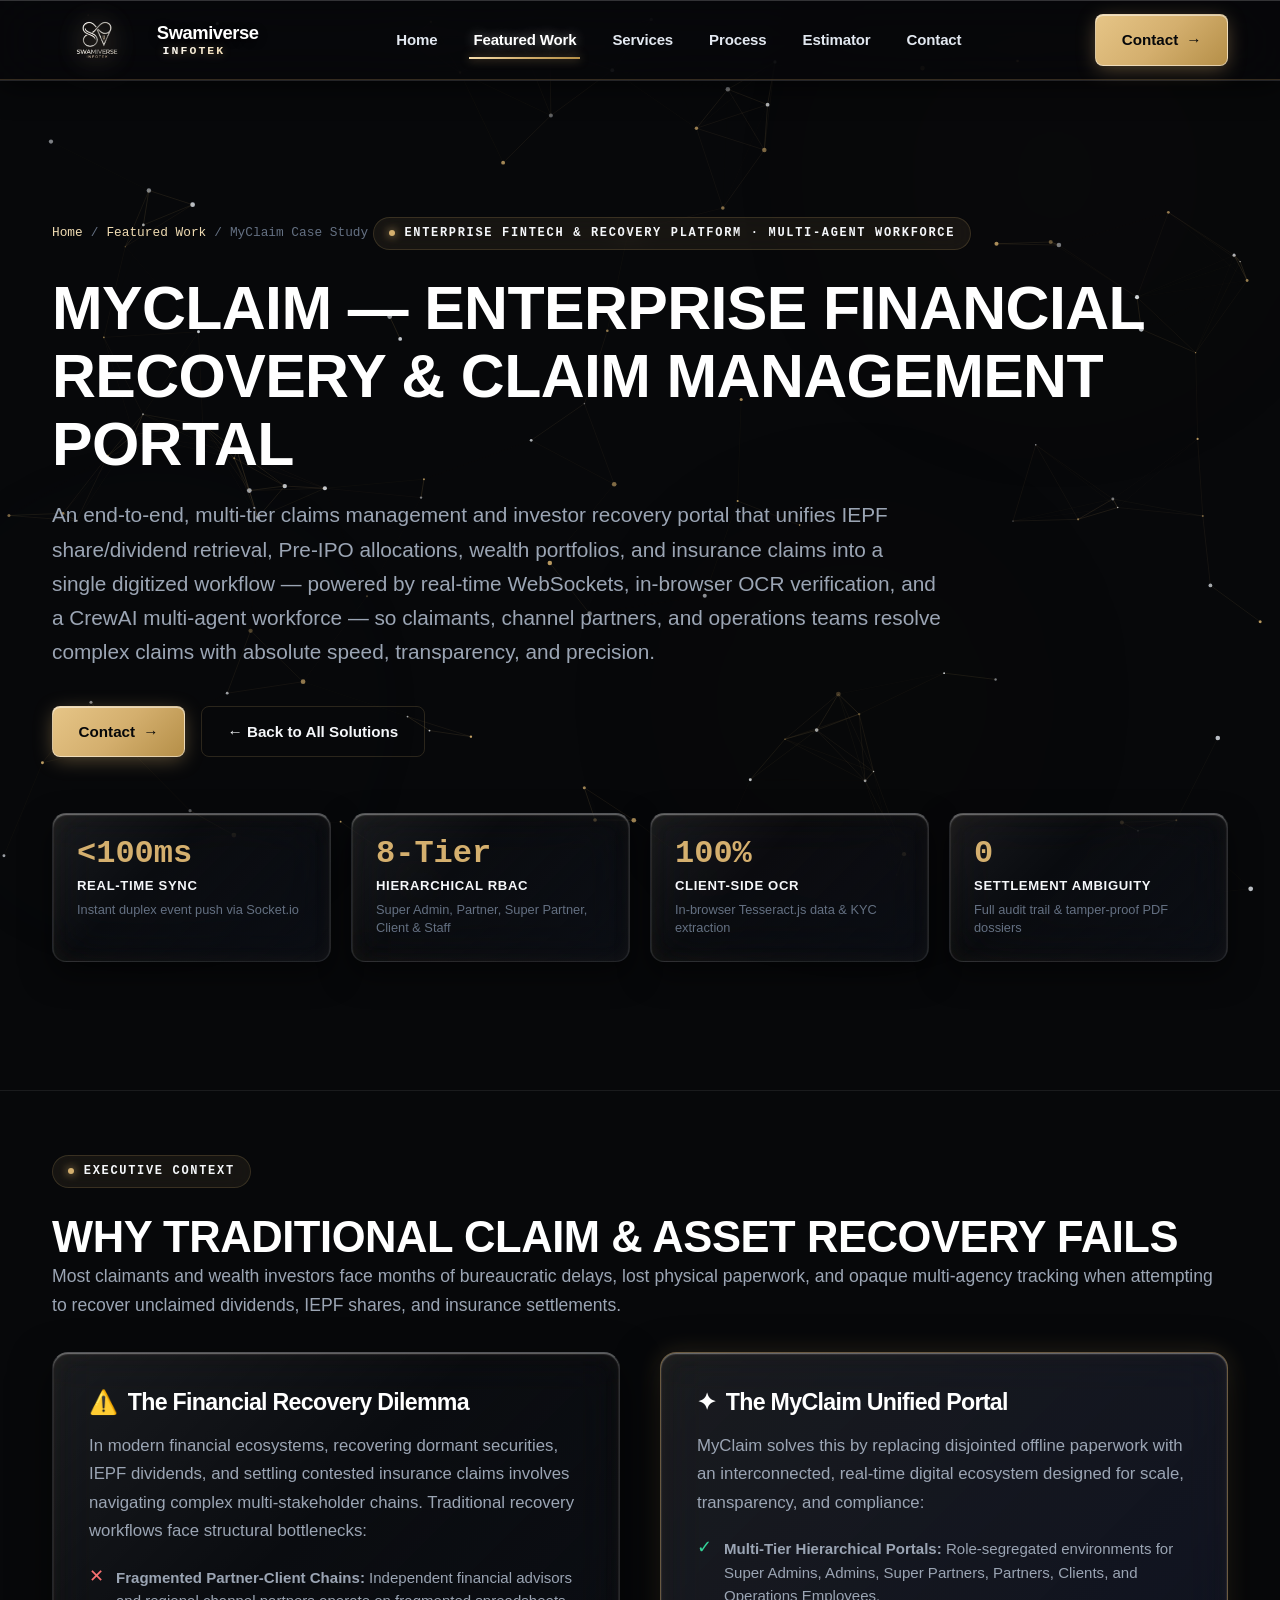
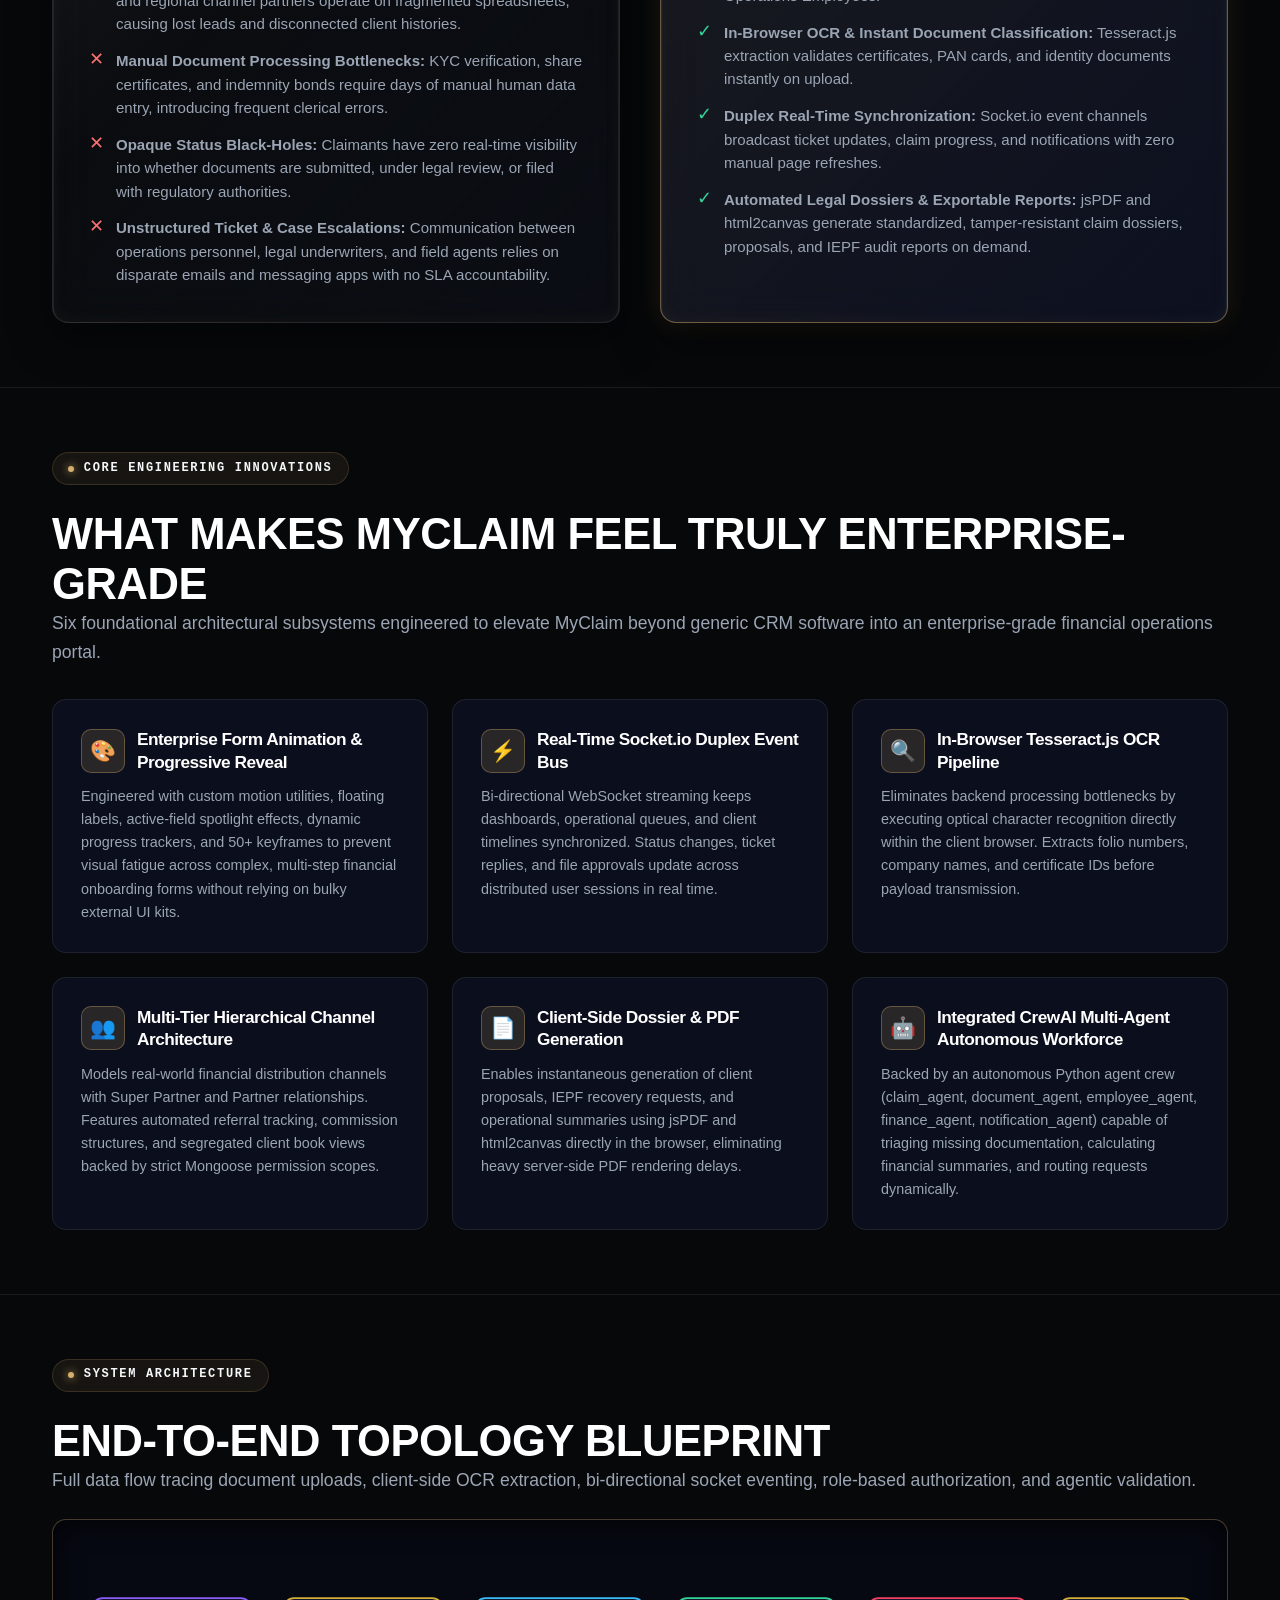
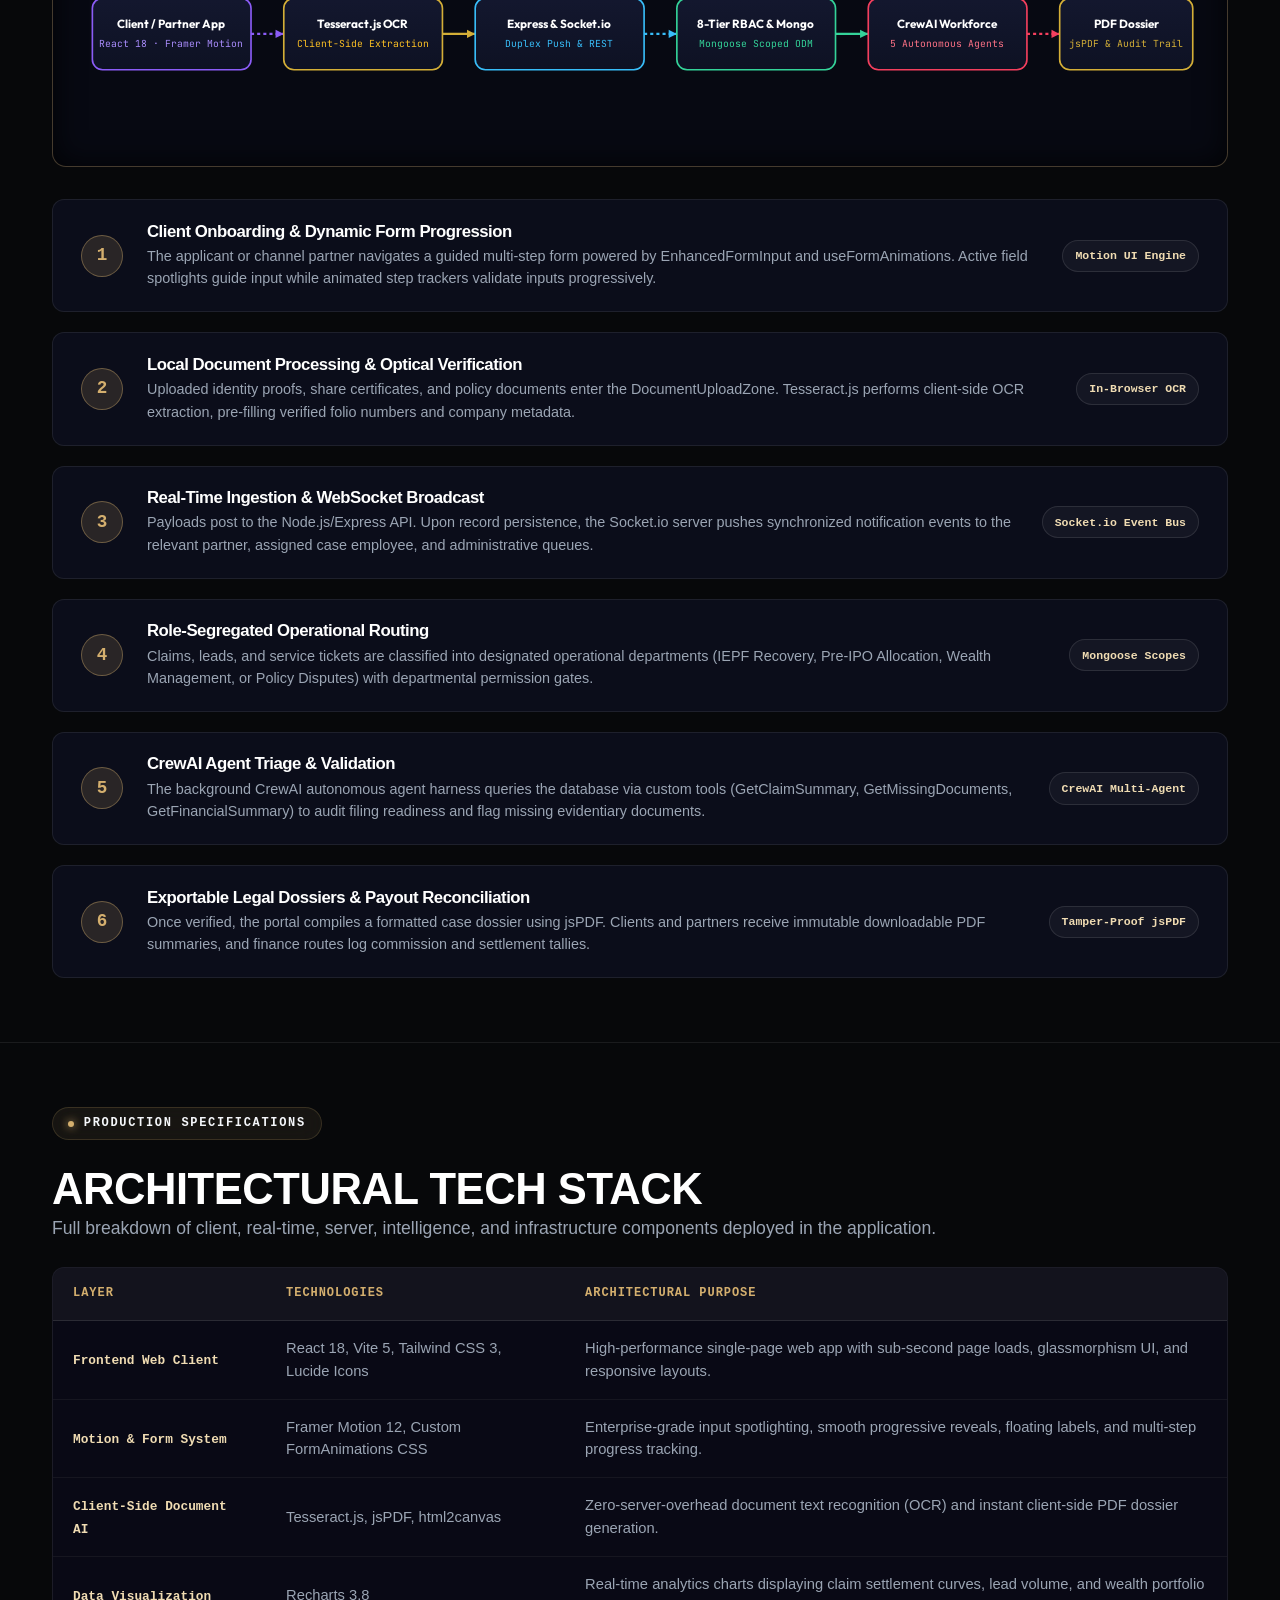
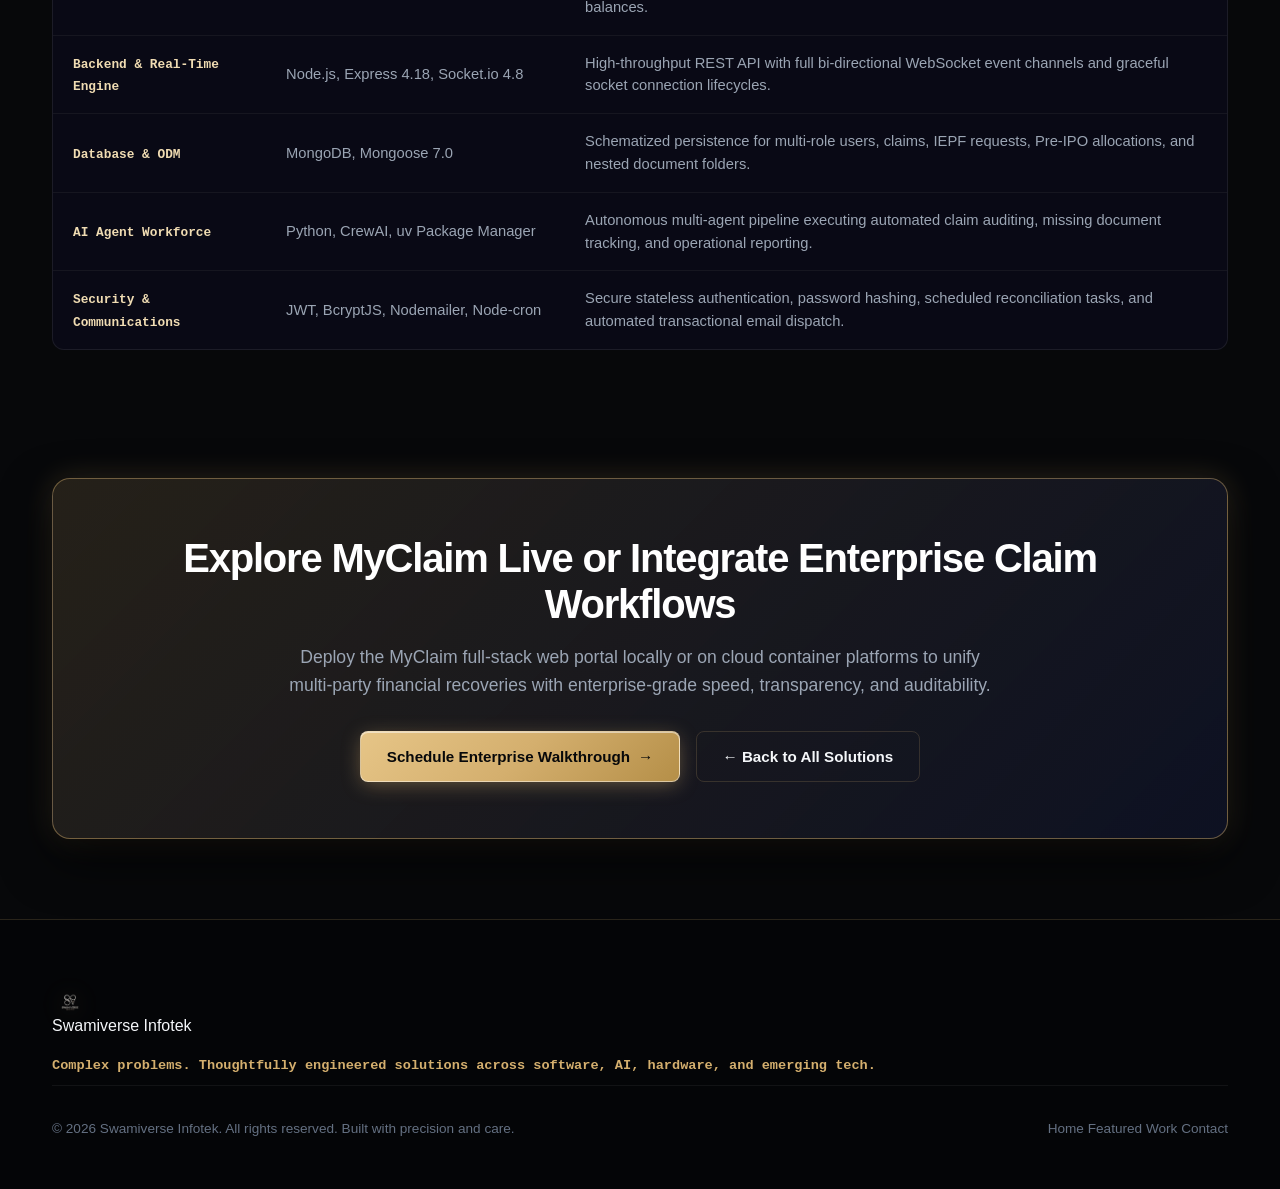
<file: myclaim.html>
<!DOCTYPE html>
<html lang="en">
<head>
  <meta charset="UTF-8">
  <meta name="viewport" content="width=device-width, initial-scale=1.0">
  <title>MyClaim — Enterprise Financial Recovery &amp; Claim Management Portal | Swamiverse Infotek</title>
  <meta name="description" content="Deep-dive engineering case study for MyClaim: an end-to-end, multi-tier claims management and investor recovery portal powered by real-time WebSockets, in-browser OCR verification, and a CrewAI multi-agent workforce.">
  
  <!-- Favicon -->
  <link rel="icon" type="image/png" href="logo.png">

  <!-- Google Fonts: Inter, Outfit & JetBrains Mono -->
  <link rel="preconnect" href="https://fonts.googleapis.com">
  <link rel="preconnect" href="https://fonts.gstatic.com" crossorigin>
  <link href="https://fonts.googleapis.com/css2?family=Inter:wght@300;400;500;600;700;800&family=Outfit:wght@400;500;600;700;800;900&family=JetBrains+Mono:wght@400;500;600;700&display=swap" rel="stylesheet">

  <!-- Main Stylesheet -->
  <link rel="stylesheet" href="styles.css?v=11.0">

  <style>
    /* Custom Case Study Specific Styles */
    .case-study-hero {
      padding-top: 8.5rem;
      padding-bottom: 4rem;
      position: relative;
    }

    .case-breadcrumb {
      display: inline-flex;
      align-items: center;
      gap: 0.5rem;
      font-family: var(--font-mono);
      font-size: 0.8rem;
      color: var(--text-muted);
      margin-bottom: 1.5rem;
    }

    .case-breadcrumb a {
      color: var(--accent-gold-light);
      text-decoration: none;
      transition: color var(--duration-fast) ease;
    }

    .case-breadcrumb a:hover {
      color: #FFFFFF;
      text-decoration: underline;
    }

    .case-title {
      font-size: clamp(2.2rem, 5vw, 3.8rem);
      line-height: 1.12;
      font-weight: 800;
      letter-spacing: -0.025em;
      margin-bottom: 1.25rem;
      color: #FFFFFF;
    }

    .case-lead {
      font-size: clamp(1.05rem, 2vw, 1.3rem);
      line-height: 1.65;
      color: var(--text-celestial-slate);
      max-width: 890px;
      margin-bottom: 2.25rem;
    }

    .case-actions-bar {
      display: flex;
      align-items: center;
      gap: 1rem;
      flex-wrap: wrap;
      margin-bottom: 3.5rem;
    }

    .case-stats-strip {
      display: grid;
      grid-template-columns: repeat(4, 1fr);
      gap: 1.25rem;
      margin-bottom: 4rem;
    }

    @media (max-width: 860px) {
      .case-stats-strip {
        grid-template-columns: repeat(2, 1fr);
      }
    }

    @media (max-width: 500px) {
      .case-stats-strip {
        grid-template-columns: 1fr;
      }
    }

    .case-stat-box {
      background: var(--glass-surface);
      border: 1px solid rgba(255, 255, 255, 0.1);
      border-top: 1px solid rgba(255, 255, 255, 0.3);
      border-radius: 14px;
      padding: 1.5rem;
      backdrop-filter: var(--glass-filter);
      -webkit-backdrop-filter: var(--glass-filter);
      box-shadow: var(--glass-bevel), 0 12px 30px rgba(0, 0, 0, 0.5);
      transition: transform var(--duration-fast) ease, border-color var(--duration-fast) ease;
    }

    .case-stat-box:hover {
      transform: translateY(-3px);
      border-color: rgba(212, 175, 110, 0.4);
    }

    .case-stat-val {
      font-family: var(--font-mono);
      font-size: 2rem;
      font-weight: 800;
      color: var(--accent-gold);
      margin-bottom: 0.35rem;
      line-height: 1;
    }

    .case-stat-label {
      font-size: 0.82rem;
      font-weight: 700;
      color: var(--text-ice-white);
      margin-bottom: 0.25rem;
      text-transform: uppercase;
      letter-spacing: 0.05em;
    }

    .case-stat-sub {
      font-size: 0.8rem;
      color: var(--text-muted);
      line-height: 1.4;
    }

    .case-section {
      padding-top: 4rem;
      padding-bottom: 4rem;
      border-top: 1px solid rgba(255, 255, 255, 0.08);
    }

    .case-grid-2col {
      display: grid;
      grid-template-columns: 1fr 1fr;
      gap: 2.5rem;
      align-items: stretch;
    }

    @media (max-width: 860px) {
      .case-grid-2col {
        grid-template-columns: 1fr;
      }
    }

    .case-card-panel {
      background: var(--glass-surface);
      border: 1px solid rgba(255, 255, 255, 0.1);
      border-top: 1px solid rgba(255, 255, 255, 0.3);
      border-radius: 16px;
      padding: 2.25rem;
      backdrop-filter: var(--glass-filter);
      -webkit-backdrop-filter: var(--glass-filter);
      box-shadow: var(--glass-bevel), 0 14px 40px rgba(0, 0, 0, 0.5);
      display: flex;
      flex-direction: column;
    }

    .case-card-panel.highlight {
      border-color: rgba(212, 175, 110, 0.45);
      background: linear-gradient(135deg, rgba(255, 255, 255, 0.08) 0%, rgba(14, 18, 36, 0.85) 100%);
      box-shadow: var(--glass-bevel), 0 16px 45px rgba(0, 0, 0, 0.65), 0 0 25px rgba(212, 175, 110, 0.18);
    }

    .panel-title {
      font-size: 1.45rem;
      font-weight: 700;
      color: #FFFFFF;
      margin-bottom: 1rem;
      display: flex;
      align-items: center;
      gap: 0.65rem;
    }

    .panel-body {
      font-size: 0.96rem;
      line-height: 1.7;
      color: var(--text-celestial-slate);
    }

    .panel-body p {
      margin-bottom: 1rem;
    }

    .panel-body p:last-child {
      margin-bottom: 0;
    }

    .panel-bullet-list {
      list-style: none;
      padding: 0;
      margin: 1.25rem 0 0 0;
      display: flex;
      flex-direction: column;
      gap: 0.85rem;
    }

    .panel-bullet-item {
      display: flex;
      align-items: flex-start;
      gap: 0.75rem;
      font-size: 0.94rem;
      color: var(--text-celestial-slate);
      line-height: 1.55;
    }

    .panel-bullet-item .icon {
      font-size: 1.1rem;
      flex-shrink: 0;
      line-height: 1.2;
    }

    .panel-bullet-item.warning .icon {
      color: #F87171;
    }

    .panel-bullet-item.success .icon {
      color: #34D399;
    }

    /* Innovation Cards Grid */
    .innovations-grid {
      display: grid;
      grid-template-columns: repeat(3, 1fr);
      gap: 1.5rem;
      margin-top: 2rem;
    }

    @media (max-width: 960px) {
      .innovations-grid {
        grid-template-columns: repeat(2, 1fr);
      }
    }

    @media (max-width: 600px) {
      .innovations-grid {
        grid-template-columns: 1fr;
      }
    }

    .innovation-box {
      background: rgba(14, 18, 36, 0.75);
      border: 1px solid rgba(255, 255, 255, 0.08);
      border-radius: 14px;
      padding: 1.75rem;
      display: flex;
      flex-direction: column;
      gap: 0.75rem;
      transition: all var(--duration-fast) ease;
    }

    .innovation-box:hover {
      border-color: rgba(212, 175, 110, 0.4);
      background: rgba(20, 26, 54, 0.9);
      transform: translateY(-4px);
      box-shadow: 0 12px 30px rgba(0, 0, 0, 0.6), 0 0 20px rgba(212, 175, 110, 0.15);
    }

    .innovation-header {
      display: flex;
      align-items: center;
      gap: 0.75rem;
    }

    .innovation-icon-badge {
      width: 44px;
      height: 44px;
      border-radius: 10px;
      background: rgba(212, 175, 110, 0.15);
      border: 1px solid rgba(212, 175, 110, 0.35);
      display: flex;
      align-items: center;
      justify-content: center;
      font-size: 1.3rem;
      color: var(--accent-gold);
      flex-shrink: 0;
    }

    .innovation-title {
      font-size: 1.08rem;
      font-weight: 700;
      color: #FFFFFF;
      line-height: 1.3;
    }

    .innovation-desc {
      font-size: 0.9rem;
      color: var(--text-celestial-slate);
      line-height: 1.6;
    }

    /* Workflow Stepper */
    .workflow-timeline {
      display: flex;
      flex-direction: column;
      gap: 1.25rem;
      margin-top: 2rem;
    }

    .timeline-card {
      background: rgba(14, 18, 36, 0.65);
      border: 1px solid rgba(255, 255, 255, 0.08);
      border-radius: 12px;
      padding: 1.35rem 1.75rem;
      display: grid;
      grid-template-columns: auto 1fr auto;
      gap: 1.5rem;
      align-items: center;
      transition: all var(--duration-fast) ease;
    }

    @media (max-width: 680px) {
      .timeline-card {
        grid-template-columns: 1fr;
        gap: 0.75rem;
      }
    }

    .timeline-card:hover {
      border-color: rgba(212, 175, 110, 0.35);
      background: rgba(22, 28, 56, 0.85);
      transform: translateX(4px);
    }

    .timeline-num {
      font-family: var(--font-mono);
      font-size: 1.1rem;
      font-weight: 800;
      color: var(--accent-gold);
      background: rgba(212, 175, 110, 0.15);
      border: 1px solid rgba(212, 175, 110, 0.4);
      width: 42px;
      height: 42px;
      border-radius: 50%;
      display: flex;
      align-items: center;
      justify-content: center;
      flex-shrink: 0;
    }

    .timeline-content h4 {
      font-size: 1.05rem;
      font-weight: 700;
      color: #FFFFFF;
      margin-bottom: 0.25rem;
    }

    .timeline-content p {
      font-size: 0.9rem;
      color: var(--text-celestial-slate);
      line-height: 1.55;
    }

    .timeline-badge {
      font-family: var(--font-mono);
      font-size: 0.72rem;
      font-weight: 700;
      color: var(--accent-gold-light);
      background: rgba(255, 255, 255, 0.04);
      border: 1px solid rgba(255, 255, 255, 0.1);
      padding: 0.35rem 0.75rem;
      border-radius: 999px;
      white-space: nowrap;
    }

    /* Tech Stack Matrix Table */
    .tech-table-wrapper {
      overflow-x: auto;
      margin-top: 1.5rem;
      border-radius: 12px;
      border: 1px solid rgba(255, 255, 255, 0.08);
      background: rgba(10, 11, 24, 0.8);
    }

    .tech-table {
      width: 100%;
      border-collapse: collapse;
      text-align: left;
      font-size: 0.92rem;
    }

    .tech-table th {
      background: rgba(255, 255, 255, 0.04);
      padding: 1rem 1.25rem;
      font-family: var(--font-mono);
      font-size: 0.75rem;
      font-weight: 700;
      color: var(--accent-gold);
      text-transform: uppercase;
      letter-spacing: 0.08em;
      border-bottom: 1px solid rgba(255, 255, 255, 0.1);
    }

    .tech-table td {
      padding: 1rem 1.25rem;
      color: var(--text-celestial-slate);
      border-bottom: 1px solid rgba(255, 255, 255, 0.05);
      line-height: 1.55;
    }

    .tech-table tr:last-child td {
      border-bottom: none;
    }

    .tech-table tr:hover td {
      background: rgba(255, 255, 255, 0.02);
      color: #FFFFFF;
    }

    .tech-layer-tag {
      font-family: var(--font-mono);
      font-weight: 700;
      font-size: 0.8rem;
      color: var(--accent-gold-light);
    }

    /* Topology Blueprint Frame */
    .blueprint-frame {
      background: rgba(8, 10, 20, 0.95);
      border: 1px solid rgba(212, 175, 110, 0.3);
      border-radius: 14px;
      padding: 2rem 1.5rem;
      box-shadow: inset 0 0 30px rgba(0, 0, 0, 0.8);
      margin-top: 1.5rem;
      position: relative;
      overflow: hidden;
    }

    /* Final CTA Card */
    .case-cta-banner {
      background: linear-gradient(135deg, rgba(212, 175, 110, 0.15) 0%, rgba(14, 18, 36, 0.95) 100%);
      border: 1px solid rgba(212, 175, 110, 0.45);
      border-radius: 18px;
      padding: 3.5rem 2.5rem;
      text-align: center;
      margin-top: 4rem;
      margin-bottom: 5rem;
      box-shadow: 0 20px 50px rgba(0, 0, 0, 0.7), 0 0 30px rgba(212, 175, 110, 0.2);
    }

    .case-cta-title {
      font-size: clamp(1.8rem, 3.5vw, 2.5rem);
      font-weight: 800;
      color: #FFFFFF;
      margin-bottom: 1rem;
    }

    .case-cta-desc {
      font-size: 1.1rem;
      color: var(--text-celestial-slate);
      max-width: 720px;
      margin: 0 auto 2rem auto;
      line-height: 1.6;
    }

    .case-cta-actions {
      display: flex;
      align-items: center;
      justify-content: center;
      gap: 1rem;
      flex-wrap: wrap;
    }
  </style>
</head>
<body>

  <!-- Background Particle Constellation & Stardust Canvas -->
  <canvas id="bg-constellation-canvas" class="bg-constellation" aria-hidden="true"></canvas>

  <!-- Atmospheric Glow Blobs -->
  <div class="nebula-glow nebula-top-right" aria-hidden="true"></div>
  <div class="nebula-glow nebula-mid-left" aria-hidden="true"></div>
  <div class="nebula-glow nebula-bottom-right" aria-hidden="true"></div>

  <!-- Top Reading Progress Indicator -->
  <div id="scroll-progress-bar" class="scroll-progress" aria-hidden="true"></div>

  <!-- 1. NAVIGATION BAR -->
  <header class="site-header" id="header">
    <div class="container header-inner">
      <a href="index.html" class="brand-identity" aria-label="Swamiverse Infotek Home">
        <img src="logo.png" alt="Swamiverse Infotek Logo" class="brand-logo-img">
        <span class="brand-text-stack">
          <span class="brand-name-main">Swamiverse</span>
          <span class="brand-name-sub">Infotek</span>
        </span>
      </a>

      <nav class="main-navigation" aria-label="Main Navigation">
        <ul class="nav-links">
          <li><a href="index.html#home" class="nav-link">Home</a></li>
          <li><a href="index.html#work" class="nav-link active">Featured Work</a></li>
          <li><a href="index.html#services" class="nav-link">Services</a></li>
          <li><a href="index.html#process" class="nav-link">Process</a></li>
          <li><a href="index.html#estimator" class="nav-link">Estimator</a></li>
          <li><a href="index.html#contact" class="nav-link">Contact</a></li>
        </ul>
      </nav>

      <div class="header-actions">
        <a href="index.html#contact" class="btn btn-primary" id="header-live-cta">
          Contact <span class="arrow" aria-hidden="true">→</span>
        </a>
      </div>

      <!-- Mobile Menu Toggle Button -->
      <button class="mobile-menu-toggle" id="mobile-menu-btn" aria-label="Toggle mobile menu" aria-expanded="false">
        <span></span>
        <span></span>
      </button>
    </div>

    <!-- Mobile Navigation Drawer -->
    <div class="mobile-nav-drawer" id="mobile-drawer" aria-hidden="true">
      <ul class="mobile-nav-links">
        <li><a href="index.html#home" class="mobile-nav-link">Home</a></li>
        <li><a href="index.html#work" class="mobile-nav-link">Featured Work</a></li>
        <li><a href="index.html#services" class="mobile-nav-link">Services</a></li>
        <li><a href="index.html#contact" class="mobile-nav-link">Contact</a></li>
      </ul>
    </div>
  </header>

  <main id="main-content">

    <!-- HERO SECTION -->
    <section class="case-study-hero">
      <div class="container">
        
        <div class="case-breadcrumb">
          <a href="index.html">Home</a>
          <span>/</span>
          <a href="index.html#work">Featured Work</a>
          <span>/</span>
          <span>MyClaim Case Study</span>
        </div>

        <div class="section-label-badge">
          <span class="label-dot"></span>
          <span class="label-text">ENTERPRISE FINTECH &amp; RECOVERY PLATFORM · MULTI-AGENT WORKFORCE</span>
        </div>

        <h1 class="case-title">
          MyClaim — Enterprise Financial Recovery &amp; Claim Management Portal
        </h1>

        <p class="case-lead">
          An end-to-end, multi-tier claims management and investor recovery portal that unifies IEPF share/dividend retrieval, Pre-IPO allocations, wealth portfolios, and insurance claims into a single digitized workflow — powered by real-time WebSockets, in-browser OCR verification, and a CrewAI multi-agent workforce — so claimants, channel partners, and operations teams resolve complex claims with absolute speed, transparency, and precision.
        </p>

        <div class="case-actions-bar">
          <a href="index.html#contact" class="btn btn-primary">
            Contact <span class="arrow" aria-hidden="true">→</span>
          </a>
          <a href="index.html#work" class="btn btn-outline">
            ← Back to All Solutions
          </a>
        </div>

        <!-- ⚡ At-A-Glance System Metrics Strip -->
        <div class="case-stats-strip">
          <div class="case-stat-box">
            <div class="case-stat-val">&lt;100ms</div>
            <div class="case-stat-label">Real-Time Sync</div>
            <div class="case-stat-sub">Instant duplex event push via Socket.io</div>
          </div>
          <div class="case-stat-box">
            <div class="case-stat-val">8-Tier</div>
            <div class="case-stat-label">Hierarchical RBAC</div>
            <div class="case-stat-sub">Super Admin, Partner, Super Partner, Client &amp; Staff</div>
          </div>
          <div class="case-stat-box">
            <div class="case-stat-val">100%</div>
            <div class="case-stat-label">Client-Side OCR</div>
            <div class="case-stat-sub">In-browser Tesseract.js data &amp; KYC extraction</div>
          </div>
          <div class="case-stat-box">
            <div class="case-stat-val">0</div>
            <div class="case-stat-label">Settlement Ambiguity</div>
            <div class="case-stat-sub">Full audit trail &amp; tamper-proof PDF dossiers</div>
          </div>
        </div>

      </div>
    </section>

    <!-- SECTION: EXECUTIVE CONTEXT (THE PROBLEM VS THE SOLUTION) -->
    <section class="case-section">
      <div class="container">
        
        <div class="section-label-badge">
          <span class="label-dot"></span>
          <span class="label-text">EXECUTIVE CONTEXT</span>
        </div>
        <h2 class="section-title">Why Traditional Claim &amp; Asset Recovery Fails</h2>
        <p class="section-intro">
          Most claimants and wealth investors face months of bureaucratic delays, lost physical paperwork, and opaque multi-agency tracking when attempting to recover unclaimed dividends, IEPF shares, and insurance settlements.
        </p>

        <div class="case-grid-2col" style="margin-top: 2rem;">
          
          <!-- The Problem Panel -->
          <div class="case-card-panel">
            <h3 class="panel-title">
              <span>⚠️</span> The Financial Recovery Dilemma
            </h3>
            <div class="panel-body">
              <p>
                In modern financial ecosystems, recovering dormant securities, IEPF dividends, and settling contested insurance claims involves navigating complex multi-stakeholder chains. Traditional recovery workflows face structural bottlenecks:
              </p>
              <ul class="panel-bullet-list">
                <li class="panel-bullet-item warning">
                  <span class="icon">✕</span>
                  <div><strong>Fragmented Partner-Client Chains:</strong> Independent financial advisors and regional channel partners operate on fragmented spreadsheets, causing lost leads and disconnected client histories.</div>
                </li>
                <li class="panel-bullet-item warning">
                  <span class="icon">✕</span>
                  <div><strong>Manual Document Processing Bottlenecks:</strong> KYC verification, share certificates, and indemnity bonds require days of manual human data entry, introducing frequent clerical errors.</div>
                </li>
                <li class="panel-bullet-item warning">
                  <span class="icon">✕</span>
                  <div><strong>Opaque Status Black-Holes:</strong> Claimants have zero real-time visibility into whether documents are submitted, under legal review, or filed with regulatory authorities.</div>
                </li>
                <li class="panel-bullet-item warning">
                  <span class="icon">✕</span>
                  <div><strong>Unstructured Ticket &amp; Case Escalations:</strong> Communication between operations personnel, legal underwriters, and field agents relies on disparate emails and messaging apps with no SLA accountability.</div>
                </li>
              </ul>
            </div>
          </div>

          <!-- The Solution Panel -->
          <div class="case-card-panel highlight">
            <h3 class="panel-title">
              <span>✦</span> The MyClaim Unified Portal
            </h3>
            <div class="panel-body">
              <p>
                MyClaim solves this by replacing disjointed offline paperwork with an interconnected, real-time digital ecosystem designed for scale, transparency, and compliance:
              </p>
              <ul class="panel-bullet-list">
                <li class="panel-bullet-item success">
                  <span class="icon">✓</span>
                  <div><strong>Multi-Tier Hierarchical Portals:</strong> Role-segregated environments for Super Admins, Admins, Super Partners, Partners, Clients, and Operations Employees.</div>
                </li>
                <li class="panel-bullet-item success">
                  <span class="icon">✓</span>
                  <div><strong>In-Browser OCR &amp; Instant Document Classification:</strong> Tesseract.js extraction validates certificates, PAN cards, and identity documents instantly on upload.</div>
                </li>
                <li class="panel-bullet-item success">
                  <span class="icon">✓</span>
                  <div><strong>Duplex Real-Time Synchronization:</strong> Socket.io event channels broadcast ticket updates, claim progress, and notifications with zero manual page refreshes.</div>
                </li>
                <li class="panel-bullet-item success">
                  <span class="icon">✓</span>
                  <div><strong>Automated Legal Dossiers &amp; Exportable Reports:</strong> jsPDF and html2canvas generate standardized, tamper-resistant claim dossiers, proposals, and IEPF audit reports on demand.</div>
                </li>
              </ul>
            </div>
          </div>

        </div>

      </div>
    </section>

    <!-- SECTION: CORE ENGINEERING INNOVATIONS -->
    <section class="case-section">
      <div class="container">
        
        <div class="section-label-badge">
          <span class="label-dot"></span>
          <span class="label-text">CORE ENGINEERING INNOVATIONS</span>
        </div>
        <h2 class="section-title">What Makes MyClaim Feel Truly Enterprise-Grade</h2>
        <p class="section-intro">
          Six foundational architectural subsystems engineered to elevate MyClaim beyond generic CRM software into an enterprise-grade financial operations portal.
        </p>

        <div class="innovations-grid">
          
          <div class="innovation-box">
            <div class="innovation-header">
              <div class="innovation-icon-badge">🎨</div>
              <h3 class="innovation-title">Enterprise Form Animation &amp; Progressive Reveal</h3>
            </div>
            <p class="innovation-desc">
              Engineered with custom motion utilities, floating labels, active-field spotlight effects, dynamic progress trackers, and 50+ keyframes to prevent visual fatigue across complex, multi-step financial onboarding forms without relying on bulky external UI kits.
            </p>
          </div>

          <div class="innovation-box">
            <div class="innovation-header">
              <div class="innovation-icon-badge">⚡</div>
              <h3 class="innovation-title">Real-Time Socket.io Duplex Event Bus</h3>
            </div>
            <p class="innovation-desc">
              Bi-directional WebSocket streaming keeps dashboards, operational queues, and client timelines synchronized. Status changes, ticket replies, and file approvals update across distributed user sessions in real time.
            </p>
          </div>

          <div class="innovation-box">
            <div class="innovation-header">
              <div class="innovation-icon-badge">🔍</div>
              <h3 class="innovation-title">In-Browser Tesseract.js OCR Pipeline</h3>
            </div>
            <p class="innovation-desc">
              Eliminates backend processing bottlenecks by executing optical character recognition directly within the client browser. Extracts folio numbers, company names, and certificate IDs before payload transmission.
            </p>
          </div>

          <div class="innovation-box">
            <div class="innovation-header">
              <div class="innovation-icon-badge">👥</div>
              <h3 class="innovation-title">Multi-Tier Hierarchical Channel Architecture</h3>
            </div>
            <p class="innovation-desc">
              Models real-world financial distribution channels with Super Partner and Partner relationships. Features automated referral tracking, commission structures, and segregated client book views backed by strict Mongoose permission scopes.
            </p>
          </div>

          <div class="innovation-box">
            <div class="innovation-header">
              <div class="innovation-icon-badge">📄</div>
              <h3 class="innovation-title">Client-Side Dossier &amp; PDF Generation</h3>
            </div>
            <p class="innovation-desc">
              Enables instantaneous generation of client proposals, IEPF recovery requests, and operational summaries using jsPDF and html2canvas directly in the browser, eliminating heavy server-side PDF rendering delays.
            </p>
          </div>

          <div class="innovation-box">
            <div class="innovation-header">
              <div class="innovation-icon-badge">🤖</div>
              <h3 class="innovation-title">Integrated CrewAI Multi-Agent Autonomous Workforce</h3>
            </div>
            <p class="innovation-desc">
              Backed by an autonomous Python agent crew (claim_agent, document_agent, employee_agent, finance_agent, notification_agent) capable of triaging missing documentation, calculating financial summaries, and routing requests dynamically.
            </p>
          </div>

        </div>

      </div>
    </section>

    <!-- SECTION: SYSTEM ARCHITECTURE & TOPOLOGY BLUEPRINT -->
    <section class="case-section" id="blueprint">
      <div class="container">
        
        <div class="section-label-badge">
          <span class="label-dot"></span>
          <span class="label-text">SYSTEM ARCHITECTURE</span>
        </div>
        <h2 class="section-title">End-to-End Topology Blueprint</h2>
        <p class="section-intro">
          Full data flow tracing document uploads, client-side OCR extraction, bi-directional socket eventing, role-based authorization, and agentic validation.
        </p>

        <!-- Interactive Architecture Flow Diagram -->
        <div class="blueprint-frame">
          <svg viewBox="0 0 1100 170" fill="none" xmlns="http://www.w3.org/2000/svg" style="width:100%; height:auto;">
            <defs>
              <linearGradient id="grad-gold" x1="0%" y1="0%" x2="100%" y2="100%">
                <stop offset="0%" stop-color="#D4AF37" stop-opacity="0.8"/>
                <stop offset="100%" stop-color="#8B5CF6" stop-opacity="0.8"/>
              </linearGradient>
              <linearGradient id="node-bg" x1="0%" y1="0%" x2="0%" y2="100%">
                <stop offset="0%" stop-color="#141830" stop-opacity="0.95"/>
                <stop offset="100%" stop-color="#0E1224" stop-opacity="0.95"/>
              </linearGradient>
              <filter id="glow-gold" x="-20%" y="-20%" width="140%" height="140%">
                <feGaussianBlur stdDeviation="3" result="blur" />
                <feComposite in="SourceGraphic" in2="blur" operator="over" />
              </filter>
            </defs>

            <!-- Node 1: Client / Partner Web App -->
            <rect x="15" y="45" width="155" height="70" rx="10" fill="url(#node-bg)" stroke="#8B5CF6" stroke-width="1.6"/>
            <text x="92" y="74" fill="#FFFFFF" font-size="11.5" font-family="'Outfit', sans-serif" text-anchor="middle" font-weight="700">Client / Partner App</text>
            <text x="92" y="93" fill="#A78BFA" font-size="9.5" font-family="'JetBrains Mono', monospace" text-anchor="middle">React 18 · Framer Motion</text>

            <!-- Connector 1 -> 2 -->
            <line x1="170" y1="80" x2="202" y2="80" stroke="#8B5CF6" stroke-width="2" stroke-dasharray="3 3"/>
            <polygon points="202,80 194,76 194,84" fill="#8B5CF6"/>

            <!-- Node 2: In-Browser Tesseract.js OCR -->
            <rect x="202" y="45" width="155" height="70" rx="10" fill="url(#node-bg)" stroke="#D4AF37" stroke-width="1.6"/>
            <text x="279" y="74" fill="#FFFFFF" font-size="11.5" font-family="'Outfit', sans-serif" text-anchor="middle" font-weight="700">Tesseract.js OCR</text>
            <text x="279" y="93" fill="#FBBF24" font-size="9.5" font-family="'JetBrains Mono', monospace" text-anchor="middle">Client-Side Extraction</text>

            <!-- Connector 2 -> 3 -->
            <line x1="357" y1="80" x2="389" y2="80" stroke="#D4AF37" stroke-width="2"/>
            <polygon points="389,80 381,76 381,84" fill="#D4AF37"/>

            <!-- Node 3: Express.js & Socket.io Gateway -->
            <rect x="389" y="45" width="165" height="70" rx="10" fill="url(#node-bg)" stroke="#38BDF8" stroke-width="1.6"/>
            <text x="471" y="74" fill="#FFFFFF" font-size="11.5" font-family="'Outfit', sans-serif" text-anchor="middle" font-weight="700">Express &amp; Socket.io</text>
            <text x="471" y="93" fill="#38BDF8" font-size="9.5" font-family="'JetBrains Mono', monospace" text-anchor="middle">Duplex Push &amp; REST</text>

            <!-- Connector 3 -> 4 -->
            <line x1="554" y1="80" x2="586" y2="80" stroke="#38BDF8" stroke-width="2" stroke-dasharray="3 3"/>
            <polygon points="586,80 578,76 578,84" fill="#38BDF8"/>

            <!-- Node 4: Role-Based RBAC & Mongo ODM -->
            <rect x="586" y="45" width="155" height="70" rx="10" fill="url(#node-bg)" stroke="#34D399" stroke-width="1.6"/>
            <text x="663" y="74" fill="#FFFFFF" font-size="11.5" font-family="'Outfit', sans-serif" text-anchor="middle" font-weight="700">8-Tier RBAC &amp; Mongo</text>
            <text x="663" y="93" fill="#34D399" font-size="9.5" font-family="'JetBrains Mono', monospace" text-anchor="middle">Mongoose Scoped ODM</text>

            <!-- Connector 4 -> 5 -->
            <line x1="741" y1="80" x2="773" y2="80" stroke="#34D399" stroke-width="2"/>
            <polygon points="773,80 765,76 765,84" fill="#34D399"/>

            <!-- Node 5: CrewAI Autonomous Workforce -->
            <rect x="773" y="45" width="155" height="70" rx="10" fill="url(#node-bg)" stroke="#F43F5E" stroke-width="1.6"/>
            <text x="850" y="74" fill="#FFFFFF" font-size="11.5" font-family="'Outfit', sans-serif" text-anchor="middle" font-weight="700">CrewAI Workforce</text>
            <text x="850" y="93" fill="#FB7185" font-size="9.5" font-family="'JetBrains Mono', monospace" text-anchor="middle">5 Autonomous Agents</text>

            <!-- Connector 5 -> 6 -->
            <line x1="928" y1="80" x2="960" y2="80" stroke="#F43F5E" stroke-width="2" stroke-dasharray="3 3"/>
            <polygon points="960,80 952,76 952,84" fill="#F43F5E"/>

            <!-- Node 6: Automated PDF Dossier -->
            <rect x="960" y="45" width="130" height="70" rx="10" fill="url(#node-bg)" stroke="#D4AF37" stroke-width="1.6"/>
            <text x="1025" y="74" fill="#FFFFFF" font-size="11.5" font-family="'Outfit', sans-serif" text-anchor="middle" font-weight="700">PDF Dossier</text>
            <text x="1025" y="93" fill="#D4AF37" font-size="9.5" font-family="'JetBrains Mono', monospace" text-anchor="middle">jsPDF &amp; Audit Trail</text>
          </svg>
        </div>

        <!-- 6-Stage Timeline Journey -->
        <div class="workflow-timeline">
          
          <div class="timeline-card">
            <div class="timeline-num">1</div>
            <div class="timeline-content">
              <h4>Client Onboarding &amp; Dynamic Form Progression</h4>
              <p>The applicant or channel partner navigates a guided multi-step form powered by EnhancedFormInput and useFormAnimations. Active field spotlights guide input while animated step trackers validate inputs progressively.</p>
            </div>
            <span class="timeline-badge">Motion UI Engine</span>
          </div>

          <div class="timeline-card">
            <div class="timeline-num">2</div>
            <div class="timeline-content">
              <h4>Local Document Processing &amp; Optical Verification</h4>
              <p>Uploaded identity proofs, share certificates, and policy documents enter the DocumentUploadZone. Tesseract.js performs client-side OCR extraction, pre-filling verified folio numbers and company metadata.</p>
            </div>
            <span class="timeline-badge">In-Browser OCR</span>
          </div>

          <div class="timeline-card">
            <div class="timeline-num">3</div>
            <div class="timeline-content">
              <h4>Real-Time Ingestion &amp; WebSocket Broadcast</h4>
              <p>Payloads post to the Node.js/Express API. Upon record persistence, the Socket.io server pushes synchronized notification events to the relevant partner, assigned case employee, and administrative queues.</p>
            </div>
            <span class="timeline-badge">Socket.io Event Bus</span>
          </div>

          <div class="timeline-card">
            <div class="timeline-num">4</div>
            <div class="timeline-content">
              <h4>Role-Segregated Operational Routing</h4>
              <p>Claims, leads, and service tickets are classified into designated operational departments (IEPF Recovery, Pre-IPO Allocation, Wealth Management, or Policy Disputes) with departmental permission gates.</p>
            </div>
            <span class="timeline-badge">Mongoose Scopes</span>
          </div>

          <div class="timeline-card">
            <div class="timeline-num">5</div>
            <div class="timeline-content">
              <h4>CrewAI Agent Triage &amp; Validation</h4>
              <p>The background CrewAI autonomous agent harness queries the database via custom tools (GetClaimSummary, GetMissingDocuments, GetFinancialSummary) to audit filing readiness and flag missing evidentiary documents.</p>
            </div>
            <span class="timeline-badge">CrewAI Multi-Agent</span>
          </div>

          <div class="timeline-card">
            <div class="timeline-num">6</div>
            <div class="timeline-content">
              <h4>Exportable Legal Dossiers &amp; Payout Reconciliation</h4>
              <p>Once verified, the portal compiles a formatted case dossier using jsPDF. Clients and partners receive immutable downloadable PDF summaries, and finance routes log commission and settlement tallies.</p>
            </div>
            <span class="timeline-badge">Tamper-Proof jsPDF</span>
          </div>

        </div>

      </div>
    </section>

    <!-- SECTION: PRODUCTION SPECIFICATIONS (TECH STACK TABLE) -->
    <section class="case-section">
      <div class="container">
        
        <div class="section-label-badge">
          <span class="label-dot"></span>
          <span class="label-text">PRODUCTION SPECIFICATIONS</span>
        </div>
        <h2 class="section-title">Architectural Tech Stack</h2>
        <p class="section-intro">
          Full breakdown of client, real-time, server, intelligence, and infrastructure components deployed in the application.
        </p>

        <div class="tech-table-wrapper">
          <table class="tech-table">
            <thead>
              <tr>
                <th>Layer</th>
                <th>Technologies</th>
                <th>Architectural Purpose</th>
              </tr>
            </thead>
            <tbody>
              <tr>
                <td><span class="tech-layer-tag">Frontend Web Client</span></td>
                <td>React 18, Vite 5, Tailwind CSS 3, Lucide Icons</td>
                <td>High-performance single-page web app with sub-second page loads, glassmorphism UI, and responsive layouts.</td>
              </tr>
              <tr>
                <td><span class="tech-layer-tag">Motion &amp; Form System</span></td>
                <td>Framer Motion 12, Custom FormAnimations CSS</td>
                <td>Enterprise-grade input spotlighting, smooth progressive reveals, floating labels, and multi-step progress tracking.</td>
              </tr>
              <tr>
                <td><span class="tech-layer-tag">Client-Side Document AI</span></td>
                <td>Tesseract.js, jsPDF, html2canvas</td>
                <td>Zero-server-overhead document text recognition (OCR) and instant client-side PDF dossier generation.</td>
              </tr>
              <tr>
                <td><span class="tech-layer-tag">Data Visualization</span></td>
                <td>Recharts 3.8</td>
                <td>Real-time analytics charts displaying claim settlement curves, lead volume, and wealth portfolio balances.</td>
              </tr>
              <tr>
                <td><span class="tech-layer-tag">Backend &amp; Real-Time Engine</span></td>
                <td>Node.js, Express 4.18, Socket.io 4.8</td>
                <td>High-throughput REST API with full bi-directional WebSocket event channels and graceful socket connection lifecycles.</td>
              </tr>
              <tr>
                <td><span class="tech-layer-tag">Database &amp; ODM</span></td>
                <td>MongoDB, Mongoose 7.0</td>
                <td>Schematized persistence for multi-role users, claims, IEPF requests, Pre-IPO allocations, and nested document folders.</td>
              </tr>
              <tr>
                <td><span class="tech-layer-tag">AI Agent Workforce</span></td>
                <td>Python, CrewAI, uv Package Manager</td>
                <td>Autonomous multi-agent pipeline executing automated claim auditing, missing document tracking, and operational reporting.</td>
              </tr>
              <tr>
                <td><span class="tech-layer-tag">Security &amp; Communications</span></td>
                <td>JWT, BcryptJS, Nodemailer, Node-cron</td>
                <td>Secure stateless authentication, password hashing, scheduled reconciliation tasks, and automated transactional email dispatch.</td>
              </tr>
            </tbody>
          </table>
        </div>

      </div>
    </section>

    <!-- SECTION: FINAL CTA BANNER -->
    <section class="container">
      <div class="case-cta-banner">
        <h2 class="case-cta-title">Explore MyClaim Live or Integrate Enterprise Claim Workflows</h2>
        <p class="case-cta-desc">
          Deploy the MyClaim full-stack web portal locally or on cloud container platforms to unify multi-party financial recoveries with enterprise-grade speed, transparency, and auditability.
        </p>
        <div class="case-cta-actions">
          <a href="index.html#contact" class="btn btn-primary">
            Schedule Enterprise Walkthrough <span class="arrow" aria-hidden="true">→</span>
          </a>
          <a href="index.html#work" class="btn btn-outline">
            ← Back to All Solutions
          </a>
        </div>
      </div>
    </section>

  </main>

  <!-- FOOTER -->
  <footer class="site-footer">
    <div class="container footer-content">
      <div class="footer-top-brand">
        <div class="footer-brand-title">
          <img src="logo.png" alt="Swamiverse Infotek Logo" class="brand-logo-img" style="width:36px; height:auto; margin-right:8px; vertical-align:middle;">
          Swamiverse Infotek
        </div>
        <p class="footer-tagline">
          Complex problems. Thoughtfully engineered solutions across software, AI, hardware, and emerging tech.
        </p>
      </div>

      <div class="footer-bottom-bar">
        <div class="footer-copy">
          &copy; 2026 Swamiverse Infotek. All rights reserved. Built with precision and care.
        </div>
        <div class="footer-social-links">
          <a href="index.html#home" class="footer-social-link">Home</a>
          <a href="index.html#work" class="footer-social-link">Featured Work</a>
          <a href="index.html#contact" class="footer-social-link">Contact</a>
        </div>
      </div>
    </div>
  </footer>

  <!-- Scripts -->
  <script src="main.js?v=4.0"></script>
</body>
</html>
</file>
<file: styles.css>
/* ==========================================================================
   SWAMIVERSE INFOTEK · DEEP COSMIC OBSIDIAN & CELESTIAL VIOLET/GOLD
   Complete Visual Styling: Dark Space, Nebula Glows & Constellation Canvas
   ========================================================================== */

:root {
  /* Color Palette - Deep Obsidian Onyx & Brushed Titanium */
  --bg-deep-space: #07080A;
  --bg-space-dark: #040507;
  --bg-surface: #0C0E14;
  --bg-surface-elevated: #131620;
  --bg-card: rgba(14, 17, 25, 0.78);
  --bg-card-hover: rgba(22, 27, 40, 0.92);

  /* Glass-like Shine & Specular Finish Tokens */
  --glass-surface: linear-gradient(135deg, rgba(255, 255, 255, 0.08) 0%, rgba(255, 255, 255, 0.02) 38%, rgba(12, 15, 22, 0.82) 100%);
  --glass-surface-hover: linear-gradient(135deg, rgba(255, 255, 255, 0.14) 0%, rgba(255, 255, 255, 0.04) 38%, rgba(18, 22, 34, 0.90) 100%);
  --glass-border: 1px solid rgba(255, 255, 255, 0.12);
  --glass-border-highlight: 1px solid rgba(255, 255, 255, 0.38);
  --glass-bevel: inset 0 1px 1.5px 0 rgba(255, 255, 255, 0.42), inset 0 0 18px 0 rgba(212, 175, 110, 0.06);
  --glass-shadow: 0 16px 42px -8px rgba(0, 0, 0, 0.75), 0 0 24px rgba(212, 175, 110, 0.14);
  --glass-filter: blur(24px) saturate(190%);


  /* Lustrous Champagne Gold & Liquid Platinum Accents (Logo Compliment) */
  --accent-gold: #D4AF6E;
  --accent-gold-light: #F0DCB3;
  --accent-gold-glow: rgba(212, 175, 110, 0.35);
  --accent-gold-dark: #A88344;

  --accent-platinum: #D6DEE8;
  --accent-platinum-light: #F4F7FB;
  --accent-platinum-glow: rgba(214, 222, 232, 0.28);

  /* Harmonized primary metallic luxury accent */
  --accent-violet: #D4AF6E;
  --accent-violet-light: #F0DCB3;
  --accent-violet-glow: rgba(212, 175, 110, 0.35);

  /* Typography Colors */
  --text-pure-white: #FFFFFF;
  --text-ice-white: #F5F7FA;
  --text-celestial-slate: #9BA5B4;
  --text-muted: #647082;

  /* Borders & Glassmorphism */
  --border-cosmic: 1px solid rgba(212, 175, 110, 0.18);
  --border-cosmic-hover: 1px solid rgba(212, 175, 110, 0.52);
  --border-gold-subtle: 1px solid rgba(214, 222, 232, 0.22);
  --shadow-cosmic-subtle: 0 4px 30px -2px rgba(0, 0, 0, 0.75);
  --shadow-cosmic-glow: 0 12px 48px -4px rgba(212, 175, 110, 0.22);

  /* Typography */
  --font-sans: 'Plus Jakarta Sans', -apple-system, BlinkMacSystemFont, "Segoe UI", Roboto, sans-serif;
  --font-mono: 'Space Grotesk', monospace;

  /* Spacing */
  --section-padding-y: 110px;
  --container-max-w: 1240px;

  /* Transitions */
  --ease-editorial: cubic-bezier(0.16, 1, 0.3, 1);
  --duration-normal: 0.35s;
  --duration-fast: 0.2s;
}

/* Base & Reset */
*, *::before, *::after {
  box-sizing: border-box;
  margin: 0;
  padding: 0;
}

html {
  font-size: 16px;
  scroll-behavior: smooth;
  -webkit-font-smoothing: antialiased;
  -moz-osx-font-smoothing: grayscale;
}

body {
  font-family: var(--font-sans);
  background-color: var(--bg-deep-space);
  color: var(--text-ice-white);
  line-height: 1.65;
  overflow-x: hidden;
  position: relative;
  min-height: 100vh;
}

/* Bold Capital Important Titles Architecture */
.hero-headline,
.hero-headline-center,
.section-title,
.about-headline,
.contact-headline,
.service-title,
.project-title,
.engagement-title,
.pillar-title,
.step-title,
.anchor-title,
.est-preview-title,
.modal-title,
.spec-section-title,
.success-title,
.case-title,
.case-section-title,
.footer-col-header {
  font-weight: 800 !important;
  text-transform: uppercase !important;
  letter-spacing: -0.01em !important;
}

/* Interactive Background Particle Constellation Canvas */
.bg-constellation {
  position: fixed;
  top: 0;
  left: 0;
  width: 100vw;
  height: 100vh;
  pointer-events: none;
  z-index: 1;
}

/* 3D Interactive Floating Metallic Logo Background Canvas */
.bg-logo-3d {
  position: fixed;
  top: 0;
  left: 0;
  width: 100vw;
  height: 100vh;
  pointer-events: none;
  z-index: 1;
  opacity: 0.75;
  transition: opacity 0.5s ease;
}

/* Ethereal Nebula Atmospheric Glow Blobs */
.nebula-glow {
  position: fixed;
  border-radius: 50%;
  pointer-events: none;
  z-index: 1;
  filter: blur(140px);
  opacity: 0.18;
}

.nebula-top-right {
  top: -150px;
  right: -100px;
  width: 650px;
  height: 650px;
  background: radial-gradient(circle, rgba(212, 175, 110, 0.16) 0%, rgba(212, 175, 110, 0) 70%);
}

.nebula-mid-left {
  top: 40%;
  left: -200px;
  width: 700px;
  height: 700px;
  background: radial-gradient(circle, rgba(214, 222, 232, 0.12) 0%, rgba(214, 222, 232, 0) 70%);
  opacity: 0.15;
}

.nebula-bottom-right {
  bottom: -100px;
  right: 10%;
  width: 600px;
  height: 600px;
  background: radial-gradient(circle, rgba(168, 131, 68, 0.15) 0%, rgba(168, 131, 68, 0) 70%);
}

/* Reading Progress Indicator */
.scroll-progress {
  position: fixed;
  top: 0;
  left: 0;
  height: 3px;
  width: 0%;
  background: linear-gradient(90deg, #D4AF6E 0%, #F5DCAB 50%, #CAD4E0 100%);
  z-index: 10000;
  box-shadow: 0 0 10px rgba(212, 175, 110, 0.6);
  transition: width 0.08s linear;
}

/* Typography Defaults */
h1, h2, h3, h4, h5, h6 {
  color: var(--text-pure-white);
  font-weight: 700;
  line-height: 1.15;
  letter-spacing: -0.03em;
}

p {
  color: var(--text-celestial-slate);
  font-size: 1.05rem;
}

a {
  color: inherit;
  text-decoration: none;
  transition: all var(--duration-fast) var(--ease-editorial);
}

ul {
  list-style: none;
}

button {
  font-family: inherit;
  cursor: pointer;
  border: none;
  background: none;
}

/* Layout Container */
.container {
  max-width: var(--container-max-w);
  margin-left: auto;
  margin-right: auto;
  padding-left: 2rem;
  padding-right: 2rem;
  width: 100%;
  position: relative;
  z-index: 2;
}

main {
  position: relative;
  z-index: 2;
}

/* Section Label Badge (Cosmic Celestial Identifier) */
.section-label-badge {
  display: inline-flex;
  align-items: center;
  gap: 0.6rem;
  padding: 0.35rem 0.95rem;
  border-radius: 999px;
  background: rgba(212, 175, 110, 0.08);
  border: var(--border-cosmic);
  backdrop-filter: blur(12px);
  margin-bottom: 1.5rem;
}

.section-label-badge.compact {
  margin-bottom: 0.5rem;
  padding: 0.25rem 0.65rem;
}

.section-label-badge.dark {
  background: rgba(245, 158, 11, 0.06);
  border-color: var(--border-gold-subtle);
}

.label-dot {
  width: 6px;
  height: 6px;
  border-radius: 50%;
  background: var(--accent-violet);
  box-shadow: 0 0 8px var(--accent-violet);
}

.label-dot.violet {
  background: var(--accent-violet);
  box-shadow: 0 0 10px var(--accent-violet-glow);
}

.label-text {
  font-family: var(--font-mono);
  font-size: 0.75rem;
  font-weight: 600;
  letter-spacing: 0.14em;
  text-transform: uppercase;
  color: var(--text-ice-white);
}

/* Buttons */
.btn {
  display: inline-flex;
  align-items: center;
  justify-content: center;
  gap: 0.5rem;
  font-weight: 600;
  font-size: 0.95rem;
  padding: 0.75rem 1.6rem;
  border-radius: 8px;
  transition: all var(--duration-normal) var(--ease-editorial);
  white-space: nowrap;
  position: relative;
}

.btn .arrow {
  display: inline-block;
  transition: transform var(--duration-fast) var(--ease-editorial);
}

.btn:hover .arrow {
  transform: translateX(4px);
}

.btn-primary {
  background: linear-gradient(135deg, #E6C587 0%, #D4AF6E 50%, #B58F48 100%);
  color: #07080A;
  border: 1px solid rgba(255, 255, 255, 0.45);
  box-shadow: 0 4px 20px -2px rgba(212, 175, 110, 0.42), inset 0 1px 0 rgba(255, 255, 255, 0.5);
  font-weight: 700;
}

.btn-primary:hover {
  background: linear-gradient(135deg, #F5DCAB 0%, #E2BD7C 50%, #C49B50 100%);
  box-shadow: 0 8px 30px -2px rgba(212, 175, 110, 0.65), inset 0 1px 0 rgba(255, 255, 255, 0.7);
  transform: translateY(-2px);
  color: #050608;
}

.btn-secondary {
  background: rgba(255, 255, 255, 0.05);
  color: var(--text-pure-white);
  border: var(--border-cosmic);
  backdrop-filter: blur(10px);
}

.btn-secondary:hover {
  background: rgba(212, 175, 110, 0.15);
  border-color: var(--accent-violet);
  color: var(--text-pure-white);
  transform: translateY(-2px);
}

.btn-outline {
  background: transparent;
  color: var(--text-ice-white);
  border: var(--border-cosmic);
}

.btn-outline:hover {
  border-color: var(--accent-violet);
  color: #FFFFFF;
  background: rgba(212, 175, 110, 0.1);
}

.btn-violet {
  background: linear-gradient(135deg, #E6C587 0%, #D4AF6E 100%);
  color: #07080A;
  font-weight: 700;
  border: 1px solid rgba(255, 255, 255, 0.4);
}

.btn-violet:hover {
  transform: translateY(-2px);
  box-shadow: var(--shadow-cosmic-glow);
}

.w-full {
  width: 100%;
}

/* ==========================================================================
   1. NAVIGATION BAR
   ========================================================================== */

.site-header {
  position: sticky;
  top: 0;
  left: 0;
  width: 100%;
  z-index: 1000;
  background: rgba(7, 8, 10, 0.74);
  backdrop-filter: blur(28px) saturate(200%);
  -webkit-backdrop-filter: blur(28px) saturate(200%);
  border-bottom: 1px solid rgba(255, 255, 255, 0.12);
  box-shadow: 0 4px 30px rgba(0, 0, 0, 0.65), inset 0 -1px 0 rgba(212, 175, 110, 0.22), inset 0 1px 0 rgba(255, 255, 255, 0.18);
}

.header-inner {
  display: flex;
  align-items: center;
  justify-content: space-between;
  height: 80px;
  gap: 2rem;
}

.brand-identity {
  display: flex;
  align-items: center;
  gap: 0.95rem;
  text-decoration: none;
  transition: transform var(--duration-fast) ease;
  flex-shrink: 0;
  margin-right: 1.5rem;
}

.brand-identity:hover {
  transform: translateY(-1px);
}

.brand-logo-img {
  height: 50px;
  width: auto;
  max-width: 165px;
  object-fit: contain;
  display: block;
  filter: drop-shadow(0 2px 12px rgba(212, 175, 110, 0.35)) drop-shadow(0 0 18px rgba(214, 222, 232, 0.2));
  transition: filter var(--duration-fast) ease, transform var(--duration-fast) ease;
}

.brand-identity:hover .brand-logo-img {
  filter: drop-shadow(0 4px 20px rgba(212, 175, 110, 0.65)) drop-shadow(0 0 24px rgba(240, 220, 179, 0.4));
  transform: scale(1.03);
}

.brand-monogram {
  width: 36px;
  height: 36px;
  display: flex;
  align-items: center;
  justify-content: center;
  border-radius: 8px;
  background: linear-gradient(135deg, #E6C587 0%, #B58F48 100%); color: #07080A;
  color: #FFFFFF;
  font-family: var(--font-mono);
  font-weight: 700;
  font-size: 1.1rem;
  box-shadow: 0 0 16px var(--accent-violet-glow);
}

.brand-text-stack {
  display: flex;
  flex-direction: column;
  justify-content: center;
  line-height: 1.05;
}

.brand-name-main {
  font-family: var(--font-sans);
  font-weight: 800;
  font-size: 1.15rem;
  letter-spacing: -0.025em;
  color: var(--text-pure-white);
  line-height: 1.1;
  text-shadow: 0 2px 10px rgba(0, 0, 0, 0.4);
}

.brand-name-sub {
  font-family: var(--font-mono);
  font-weight: 700;
  font-size: 0.72rem;
  letter-spacing: 0.18em;
  text-transform: uppercase;
  margin-left: 0.35rem;
  margin-top: 0.12rem;
  line-height: 1;
  background: linear-gradient(135deg, #FFFFFF 0%, #F0DCB3 35%, #D4AF6E 70%, #CAD4E0 100%);
  background-size: 200% auto;
  -webkit-background-clip: text;
  -webkit-text-fill-color: transparent;
  filter: drop-shadow(0 1px 4px rgba(212, 175, 110, 0.35));
  transition: all var(--duration-fast) ease;
}

.brand-identity:hover .brand-name-sub {
  background-position: right center;
  filter: drop-shadow(0 2px 8px rgba(245, 158, 11, 0.5));
}

.brand-full-name {
  font-family: var(--font-sans);
  font-weight: 700;
  font-size: 1.12rem;
  letter-spacing: -0.02em;
  color: var(--text-pure-white);
  white-space: nowrap;
}

.main-navigation {
  display: flex;
  align-items: center;
  justify-content: center;
  flex: 1;
}

.nav-links {
  display: flex;
  align-items: center;
  gap: 1.75rem;
  margin: 0;
  padding: 0;
  list-style: none;
}

.nav-link {
  font-family: var(--font-sans);
  font-size: 0.94rem;
  font-weight: 700;
  color: #E2E8F0;
  letter-spacing: -0.01em;
  position: relative;
  padding: 0.4rem 0.25rem;
  white-space: nowrap;
  display: inline-block;
  transition: all var(--duration-fast) ease;
}

.nav-link::after {
  content: '';
  position: absolute;
  bottom: 0;
  left: 0;
  width: 0%;
  height: 2px;
  background: linear-gradient(90deg, #F5DCAB 0%, #D4AF6E 50%, #B58F48 100%);
  box-shadow: 0 0 10px rgba(212, 175, 110, 0.7);
  transition: width var(--duration-fast) var(--ease-editorial);
}

.nav-link:hover,
.nav-link.active {
  color: #FFFFFF;
  text-shadow: 0 0 12px rgba(255, 255, 255, 0.45);
}

.nav-link:hover::after,
.nav-link.active::after {
  width: 100%;
}

#nav-cta-btn {
  background: linear-gradient(135deg, #F8DF9E 0%, #D4AF6E 50%, #B58F48 100%);
  color: #07080A;
  border: 1px solid rgba(255, 255, 255, 0.55);
  box-shadow: 0 4px 22px rgba(212, 175, 110, 0.45), inset 0 1px 0 rgba(255, 255, 255, 0.6);
  font-weight: 700;
  padding: 0.6rem 1.4rem;
  letter-spacing: -0.01em;
}

#nav-cta-btn:hover {
  background: linear-gradient(135deg, #FFEAB5 0%, #E2BD7C 50%, #C49B50 100%);
  box-shadow: 0 6px 28px rgba(212, 175, 110, 0.75), inset 0 1px 0 rgba(255, 255, 255, 0.8);
  transform: translateY(-2px);
  color: #050608;
}

.header-actions {
  display: flex;
  align-items: center;
  gap: 1.15rem;
  flex-shrink: 0;
  margin-left: 1.25rem;
}

.mobile-menu-toggle {
  display: none;
  background: rgba(255, 255, 255, 0.05);
  border: 1px solid rgba(255, 255, 255, 0.14);
  border-radius: 8px;
  flex-direction: column;
  justify-content: center;
  align-items: center;
  gap: 5px;
  width: 40px;
  height: 40px;
  padding: 8px;
  cursor: pointer;
  transition: all 0.25s ease;
  z-index: 1001;
  outline: none;
}

.mobile-menu-toggle:hover {
  background: rgba(212, 175, 110, 0.15);
  border-color: rgba(212, 175, 110, 0.4);
}

.mobile-menu-toggle span {
  display: block;
  width: 20px;
  height: 2px;
  background: #FFFFFF;
  border-radius: 2px;
  transition: transform 0.28s cubic-bezier(0.16, 1, 0.3, 1), opacity 0.2s ease, background-color 0.25s ease;
  transform-origin: center;
}

.mobile-menu-toggle.active {
  background: rgba(212, 175, 110, 0.2);
  border-color: rgba(212, 175, 110, 0.6);
  box-shadow: 0 0 16px rgba(212, 175, 110, 0.35);
}

.mobile-menu-toggle.active span:first-child {
  transform: translateY(3.5px) rotate(45deg);
  background-color: var(--accent-gold);
}

.mobile-menu-toggle.active span:last-child {
  transform: translateY(-3.5px) rotate(-45deg);
  background-color: var(--accent-gold);
}

/* Modern Glassmorphic Mobile Drawer */
.mobile-nav-drawer {
  display: block;
  position: absolute;
  top: 100%;
  left: 0;
  width: 100%;
  background: rgba(9, 11, 16, 0.98);
  backdrop-filter: blur(28px) saturate(200%);
  -webkit-backdrop-filter: blur(28px) saturate(200%);
  border-bottom: 1px solid rgba(212, 175, 110, 0.3);
  box-shadow: 0 24px 50px rgba(0, 0, 0, 0.85);
  padding: 1.25rem 1.5rem 1.75rem 1.5rem;
  max-height: calc(100vh - 64px);
  overflow-y: auto;
  opacity: 0;
  transform: translateY(-8px);
  pointer-events: none;
  visibility: hidden;
  transition: opacity 0.28s ease, transform 0.28s cubic-bezier(0.16, 1, 0.3, 1), visibility 0.28s ease;
  z-index: 999;
}

.mobile-nav-drawer.open {
  opacity: 1;
  transform: translateY(0);
  pointer-events: all;
  visibility: visible;
}

.mobile-nav-links {
  display: flex;
  flex-direction: column;
  gap: 0.35rem;
  margin-bottom: 1.25rem;
  list-style: none;
}

.mobile-nav-link {
  font-family: 'Space Grotesk', var(--font-sans), sans-serif;
  font-size: 1.05rem;
  font-weight: 700;
  color: #E2E8F0;
  text-decoration: none;
  padding: 0.75rem 1rem;
  border-radius: 8px;
  display: flex;
  align-items: center;
  justify-content: space-between;
  border: 1px solid transparent;
  transition: all 0.2s ease;
}

.mobile-nav-link:hover,
.mobile-nav-link:active {
  background: rgba(212, 175, 110, 0.12);
  border-color: rgba(212, 175, 110, 0.3);
  color: #FFFFFF;
  padding-left: 1.25rem;
}

.mobile-drawer-footer {
  padding-top: 0.75rem;
  border-top: 1px solid rgba(255, 255, 255, 0.08);
}

.mobile-drawer-cta {
  width: 100% !important;
  justify-content: center !important;
  padding: 0.85rem 1.5rem !important;
  font-size: 1rem !important;
  font-weight: 700 !important;
  background: linear-gradient(135deg, #F8DF9E 0%, #D4AF6E 50%, #B58F48 100%) !important;
  color: #07080A !important;
  box-shadow: 0 4px 20px rgba(212, 175, 110, 0.45) !important;
  border-radius: 8px !important;
  display: flex !important;
  align-items: center !important;
  text-decoration: none !important;
}

/* ==========================================================================
   2. HERO SECTION
   ========================================================================== */

.hero-section {
  padding-top: clamp(2.5rem, 5vw, 4.5rem);
  padding-bottom: clamp(3.5rem, 6vw, 5.5rem);
  position: relative;
  overflow: visible;
}

.hero-panoramic-stage {
  perspective: 1400px;
}

.hero-center-container {
  display: flex;
  flex-direction: column;
  align-items: center;
  max-width: 1140px;
  margin: 0 auto;
}

.hero-header-block {
  display: flex;
  flex-direction: column;
  align-items: center;
  text-align: center;
  margin-bottom: 2.2rem;
  width: 100%;
  will-change: transform, opacity;
  transition: transform 0.15s ease-out;
}

/* Hero Company Emblem & Brand Stage */
.hero-company-brand-stage {
  margin-bottom: 1.5rem;
  display: flex;
  justify-content: center;
  align-items: center;
}

.hero-brand-glass-pill {
  display: inline-flex;
  align-items: center;
  gap: 1.15rem;
  padding: 0.65rem 1.6rem 0.65rem 1.1rem;
  border-radius: 999px;
  background: linear-gradient(135deg, rgba(20, 24, 34, 0.78) 0%, rgba(10, 12, 18, 0.90) 100%);
  border: 1px solid rgba(212, 175, 110, 0.32);
  box-shadow: 0 10px 30px -5px rgba(0, 0, 0, 0.7), 0 0 24px -2px rgba(212, 175, 110, 0.22);
  backdrop-filter: blur(16px);
  -webkit-backdrop-filter: blur(16px);
  transition: all 0.3s cubic-bezier(0.16, 1, 0.3, 1);
}

.hero-brand-glass-pill:hover {
  transform: translateY(-2px);
  border-color: rgba(240, 220, 179, 0.55);
  box-shadow: 0 14px 38px -5px rgba(212, 175, 110, 0.35), 0 0 32px rgba(245, 158, 11, 0.2);
}

.hero-company-logo {
  height: 52px;
  width: auto;
  max-width: 90px;
  object-fit: contain;
  display: block;
  filter: drop-shadow(0 4px 14px rgba(212, 175, 110, 0.45));
}

.hero-company-text-group {
  display: flex;
  flex-direction: column;
  align-items: flex-start;
  line-height: 1.05;
}

.hero-company-name-main {
  font-family: var(--font-sans);
  font-weight: 800;
  font-size: 1.35rem;
  letter-spacing: -0.025em;
  color: var(--text-pure-white);
  line-height: 1.1;
  text-shadow: 0 2px 12px rgba(0, 0, 0, 0.5);
}

.hero-company-name-sub {
  font-family: var(--font-mono);
  font-weight: 700;
  font-size: 0.78rem;
  letter-spacing: 0.22em;
  text-transform: uppercase;
  margin-left: 0.35rem;
  margin-top: 0.15rem;
  line-height: 1;
  background: linear-gradient(135deg, #F8FAFC 0%, #F0DCB3 35%, #FBBF24 70%, #F8FAFC 100%);
  background-size: 200% auto;
  -webkit-background-clip: text;
  -webkit-text-fill-color: transparent;
  filter: drop-shadow(0 1px 4px rgba(212, 175, 110, 0.4));
}

.text-center {
  text-align: center;
}

.mx-auto {
  margin-left: auto;
  margin-right: auto;
}

.justify-center {
  justify-content: center;
}

.hero-headline-center {
  font-size: clamp(2.4rem, 4.5vw, 4.2rem);
  line-height: 1.08;
  margin-bottom: 1.3rem;
  color: var(--text-pure-white);
  max-width: 820px;
  text-align: center;
  letter-spacing: -0.025em;
  text-shadow: 0 4px 30px rgba(0, 0, 0, 0.9), 0 1px 3px rgba(0, 0, 0, 1);
  position: relative;
  z-index: 2;
}

.text-celestial-accent {
  background: linear-gradient(135deg, #FFF6D6 0%, #F5C065 25%, #E6B24D 50%, #D4AF37 75%, #FBBF24 100%);
  background-size: 200% auto;
  -webkit-background-clip: text;
  -webkit-text-fill-color: transparent;
  color: #D4AF37;
  font-style: italic;
  font-weight: 800;
  display: inline-block;
  text-shadow: none !important;
  filter: drop-shadow(0 2px 14px rgba(212, 175, 110, 0.6)) !important;
}

.hero-lead-center {
  font-size: clamp(1.05rem, 1.35vw, 1.25rem);
  color: var(--text-celestial-slate);
  max-width: 680px;
  line-height: 1.6;
  margin-bottom: 0.9rem;
  text-align: center;
}

.hero-sublead-center {
  font-size: 0.98rem;
  color: var(--text-muted);
  max-width: 640px;
  line-height: 1.65;
  margin-bottom: 2rem;
  text-align: center;
}

.hero-cta-group {
  display: flex;
  align-items: center;
  gap: 1.25rem;
  margin-bottom: 2.5rem;
  flex-wrap: wrap;
}

/* Trust Indicators Centered Strip */
.hero-trust-center {
  display: flex;
  flex-direction: row;
  justify-content: center;
  align-items: center;
  gap: 2.5rem;
  padding-top: 1.75rem;
  border-top: var(--border-cosmic);
  width: 100%;
  max-width: 960px;
  flex-wrap: wrap;
}

.trust-indicator-item {
  display: flex;
  align-items: center;
  gap: 0.65rem;
  font-size: 0.88rem;
  font-weight: 600;
  color: var(--text-ice-white);
}

.indicator-icon {
  color: var(--accent-gold);
  font-size: 0.85rem;
  text-shadow: 0 0 8px var(--accent-gold-glow);
}

/* ==========================================================================
   3. TRUST AND AUDIENCE STRIP (EXECUTIVE ECOSYSTEM PAVILION - EQUAL 2 LINES)
   ========================================================================== */

.audience-strip-section {
  padding-bottom: 3.5rem;
  position: relative;
  z-index: 5;
}

.audience-strip-card {
  background: var(--glass-surface);
  border: 1px solid rgba(255, 255, 255, 0.12);
  border-top: 1px solid rgba(255, 255, 255, 0.42);
  border-left: 1px solid rgba(255, 255, 255, 0.22);
  border-radius: 22px;
  padding: 1.85rem 2.25rem 2rem 2.25rem;
  display: flex;
  flex-direction: column;
  gap: 1.5rem;
  backdrop-filter: var(--glass-filter);
  -webkit-backdrop-filter: var(--glass-filter);
  box-shadow: var(--glass-bevel), 0 20px 48px -10px rgba(0, 0, 0, 0.75), 0 0 35px rgba(212, 175, 110, 0.12);
  position: relative;
  overflow: hidden;
  transition: all 0.35s cubic-bezier(0.16, 1, 0.3, 1);
}

.audience-strip-card:hover {
  border-color: rgba(212, 175, 110, 0.38);
  border-top-color: rgba(255, 255, 255, 0.65);
  box-shadow: inset 0 1px 2px rgba(255, 255, 255, 0.6), inset 0 0 24px rgba(212, 175, 110, 0.16), 0 25px 55px -10px rgba(0, 0, 0, 0.85), 0 0 40px rgba(212, 175, 110, 0.22);
}

/* Top Header Bar */
.audience-header-bar {
  display: flex;
  align-items: center;
  justify-content: space-between;
  width: 100%;
  gap: 1.5rem;
  flex-wrap: wrap;
}

.audience-anchor-block {
  display: flex;
  align-items: center;
  gap: 1rem;
}

.anchor-badge-gem {
  width: 44px;
  height: 44px;
  min-width: 44px;
  border-radius: 12px;
  background: linear-gradient(135deg, rgba(255, 255, 255, 0.14) 0%, rgba(212, 175, 110, 0.24) 100%);
  border: 1px solid rgba(255, 255, 255, 0.35);
  border-top: 1px solid rgba(255, 255, 255, 0.7);
  box-shadow: inset 0 1px 1px rgba(255, 255, 255, 0.6), 0 4px 16px rgba(212, 175, 110, 0.3);
  display: flex;
  align-items: center;
  justify-content: center;
  color: var(--accent-gold);
  font-size: 1.15rem;
  transition: transform 0.4s var(--ease-editorial);
}

.audience-strip-card:hover .anchor-badge-gem {
  transform: rotate(45deg) scale(1.05);
}

.gem-sparkle {
  display: inline-block;
  filter: drop-shadow(0 0 8px rgba(212, 175, 110, 0.8));
  transition: transform 0.4s var(--ease-editorial);
}

.audience-strip-card:hover .gem-sparkle {
  transform: rotate(-45deg);
}

.anchor-text-wrap {
  display: flex;
  flex-direction: column;
  gap: 0.15rem;
}

.anchor-eyebrow {
  font-family: var(--font-mono);
  font-size: 0.7rem;
  font-weight: 700;
  letter-spacing: 0.16em;
  text-transform: uppercase;
  color: var(--accent-gold);
  line-height: 1.1;
}

.anchor-title {
  font-family: var(--font-sans);
  font-size: 1.22rem;
  font-weight: 700;
  letter-spacing: -0.015em;
  color: var(--text-pure-white);
  line-height: 1.2;
  white-space: nowrap;
  background: linear-gradient(135deg, #FFFFFF 0%, #F5F7FA 40%, #F0DCB3 80%, #D4AF6E 100%);
  -webkit-background-clip: text;
  -webkit-text-fill-color: transparent;
}

.audience-meta-pill {
  display: inline-flex;
  align-items: center;
  gap: 0.5rem;
  padding: 0.35rem 0.85rem;
  border-radius: 100px;
  background: rgba(212, 175, 110, 0.08);
  border: 1px solid rgba(212, 175, 110, 0.22);
  font-family: var(--font-mono);
  font-size: 0.68rem;
  font-weight: 700;
  letter-spacing: 0.08em;
  color: var(--accent-gold-light);
  white-space: nowrap;
}

.audience-meta-pill .meta-dot {
  width: 6px;
  height: 6px;
  border-radius: 50%;
  background: var(--accent-gold);
  box-shadow: 0 0 8px var(--accent-gold);
}

/* Horizontal Subtle Glass Divider */
.audience-horizontal-divider {
  width: 100%;
  height: 1px;
  background: linear-gradient(90deg, transparent 0%, rgba(255, 255, 255, 0.2) 20%, rgba(212, 175, 110, 0.4) 50%, rgba(255, 255, 255, 0.2) 80%, transparent 100%);
  margin: -0.25rem 0 0.25rem 0;
}

/* Symmetrical 2-Line Grid (3 on Line 1, 3 on Line 2) */
.audience-capsules-grid-equal {
  display: grid;
  grid-template-columns: repeat(3, 1fr);
  gap: 1.15rem;
  width: 100%;
}

.audience-capsule {
  display: flex;
  align-items: center;
  gap: 0.95rem;
  padding: 0.85rem 1.15rem;
  border-radius: 14px;
  background: rgba(255, 255, 255, 0.035);
  border: 1px solid rgba(255, 255, 255, 0.09);
  border-top: 1px solid rgba(255, 255, 255, 0.28);
  backdrop-filter: blur(14px);
  -webkit-backdrop-filter: blur(14px);
  box-shadow: inset 0 1px 0.5px rgba(255, 255, 255, 0.24), 0 4px 16px rgba(0, 0, 0, 0.35);
  transition: all 0.3s cubic-bezier(0.16, 1, 0.3, 1);
  cursor: default;
  position: relative;
  overflow: hidden;
  width: 100%;
  box-sizing: border-box;
}

.audience-capsule:hover {
  transform: translateY(-3px);
  background: rgba(255, 255, 255, 0.075);
  border-color: rgba(212, 175, 110, 0.42);
  border-top-color: rgba(255, 255, 255, 0.65);
  box-shadow: inset 0 1px 1px rgba(255, 255, 255, 0.5), 0 10px 28px -4px rgba(0, 0, 0, 0.55), 0 0 20px rgba(212, 175, 110, 0.25);
}

.capsule-icon-jewel {
  width: 38px;
  height: 38px;
  min-width: 38px;
  border-radius: 10px;
  background: rgba(212, 175, 110, 0.12);
  border: 1px solid rgba(212, 175, 110, 0.26);
  display: flex;
  align-items: center;
  justify-content: center;
  font-size: 1.05rem;
  flex-shrink: 0;
  transition: transform 0.25s ease, background 0.25s ease;
}

.audience-capsule:hover .capsule-icon-jewel {
  transform: scale(1.1);
  background: rgba(212, 175, 110, 0.22);
  border-color: rgba(240, 220, 179, 0.55);
  box-shadow: 0 0 14px rgba(212, 175, 110, 0.45);
}

.capsule-content {
  display: flex;
  flex-direction: column;
  line-height: 1.25;
  overflow: hidden;
}

.capsule-title {
  font-size: 0.92rem;
  font-weight: 700;
  color: var(--text-pure-white);
  letter-spacing: -0.01em;
  white-space: nowrap;
  overflow: hidden;
  text-overflow: ellipsis;
  transition: color 0.2s ease;
}

.audience-capsule:hover .capsule-title {
  color: #FFFFFF;
}

.capsule-subtitle {
  font-family: var(--font-mono);
  font-size: 0.7rem;
  font-weight: 500;
  color: #94A3B8;
  letter-spacing: 0.02em;
  margin-top: 0.2rem;
  white-space: nowrap;
  overflow: hidden;
  text-overflow: ellipsis;
  transition: color 0.2s ease;
}

.audience-capsule:hover .capsule-subtitle {
  color: var(--accent-gold-light);
}

/* Responsive Breakpoints */
@media (max-width: 1080px) {
  .audience-capsules-grid-equal {
    grid-template-columns: repeat(2, 1fr);
    gap: 1rem;
  }
}

@media (max-width: 640px) {
  .audience-strip-card {
    padding: 1.35rem 1.15rem;
    gap: 1.15rem;
  }
  .audience-header-bar {
    flex-direction: column;
    align-items: flex-start;
    gap: 0.75rem;
  }
  .anchor-title {
    font-size: 1.1rem;
    white-space: normal;
  }
  .audience-capsules-grid-equal {
    grid-template-columns: 1fr;
    gap: 0.75rem;
  }
  .audience-capsule {
    padding: 0.75rem 0.95rem;
  }
}

/* ==========================================================================
   4. SERVICES SECTION
   ========================================================================== */

.services-section {
  padding-top: var(--section-padding-y);
  padding-bottom: var(--section-padding-y);
  border-top: var(--border-cosmic);
}

.section-header-editorial {
  margin-bottom: 3.5rem;
}

.header-columns {
  display: grid;
  grid-template-columns: 1.15fr 0.85fr;
  gap: 3.5rem;
  align-items: flex-end;
}

.section-title {
  font-size: clamp(2rem, 3.4vw, 2.85rem);
  line-height: 1.15;
}

.section-intro {
  font-size: 1.1rem;
  line-height: 1.65;
  color: var(--text-celestial-slate);
}

.services-grid {
  display: grid;
  grid-template-columns: repeat(3, 1fr);
  gap: 1.75rem;
}

.service-card {
  background: var(--bg-card);
  border: var(--border-cosmic);
  border-radius: 14px;
  padding: 2.25rem 2rem;
  display: flex;
  flex-direction: column;
  transition: all var(--duration-normal) var(--ease-editorial);
  box-shadow: var(--shadow-cosmic-subtle);
  backdrop-filter: blur(16px);
  cursor: pointer;
  position: relative;
}

.service-card:hover {
  transform: translateY(-5px);
  background: var(--bg-card-hover);
  border-color: var(--accent-violet);
  box-shadow: var(--shadow-cosmic-glow);
}

.service-card.featured-service {
  border-color: rgba(212, 175, 110, 0.4);
  background: linear-gradient(180deg, rgba(16, 18, 34, 0.8) 0%, rgba(212, 175, 110, 0.08) 100%);
}

.service-top-row {
  display: flex;
  align-items: center;
  justify-content: space-between;
  margin-bottom: 1.25rem;
}

.service-number {
  font-family: var(--font-mono);
  font-size: 0.8rem;
  font-weight: 700;
  color: var(--accent-gold);
  letter-spacing: 0.08em;
}

.service-inspect-tag {
  font-family: var(--font-mono);
  font-size: 0.7rem;
  color: var(--text-muted);
  opacity: 0;
  transform: translateX(-4px);
  transition: all var(--duration-fast) ease;
}

.service-card:hover .service-inspect-tag {
  opacity: 1;
  transform: translateX(0);
  color: var(--accent-violet-light);
}

.service-header {
  display: flex;
  align-items: center;
  gap: 0.85rem;
  margin-bottom: 1.15rem;
}

.service-icon {
  width: 42px;
  height: 42px;
  display: flex;
  align-items: center;
  justify-content: center;
  border-radius: 10px;
  background: rgba(212, 175, 110, 0.12);
  border: 1px solid rgba(212, 175, 110, 0.25);
  color: var(--accent-violet-light);
}

.service-icon.accent-violet {
  background: rgba(212, 175, 110, 0.2);
  color: var(--accent-violet-light);
  box-shadow: 0 0 16px var(--accent-violet-glow);
}

.service-icon.accent-gold {
  background: rgba(245, 158, 11, 0.15);
  border-color: rgba(245, 158, 11, 0.35);
  color: var(--accent-gold);
  box-shadow: 0 0 16px var(--accent-gold-glow);
}

.service-title {
  font-size: 1.22rem;
  line-height: 1.3;
}

.service-body {
  font-size: 0.95rem;
  line-height: 1.65;
  color: var(--text-celestial-slate);
  margin-bottom: 1.5rem;
  flex-grow: 1;
}

.service-card-footer {
  display: flex;
  flex-wrap: wrap;
  gap: 0.4rem;
  padding-top: 1.2rem;
  border-top: 1px solid rgba(255, 255, 255, 0.06);
}

.tech-micro-pill {
  font-family: var(--font-mono);
  font-size: 0.7rem;
  font-weight: 500;
  background: rgba(255, 255, 255, 0.04);
  border: 1px solid rgba(255, 255, 255, 0.06);
  color: var(--text-ice-white);
  padding: 0.2rem 0.55rem;
  border-radius: 4px;
}

.services-footer-action,
.process-footer-action,
.work-footer-action {
  margin-top: 2.75rem;
  display: flex;
  justify-content: flex-start;
}

/* ==========================================================================
   5. PROBLEM-SOLVING PROCESS SECTION (SYNCHRONIZED STEP ENGINE)
   ========================================================================== */

.process-section {
  padding-top: var(--section-padding-y);
  padding-bottom: var(--section-padding-y);
  border-top: var(--border-cosmic);
  border-bottom: var(--border-cosmic);
  position: relative;
}

/* Interactive Process Track */
.process-track-indicator {
  position: relative;
  margin-bottom: 2.75rem;
  padding: 0 16px;
}

.track-line {
  width: 100%;
  height: 4px;
  background-color: rgba(255, 255, 255, 0.09);
  position: relative;
  border-radius: 999px;
}

.track-progress-fill {
  position: absolute;
  top: 0;
  left: 0;
  height: 100%;
  width: 0%;
  background: linear-gradient(90deg, #D4AF6E 0%, #F5DCAB 50%, #CAD4E0 100%);
  box-shadow: 0 0 16px rgba(212, 175, 110, 0.85), 0 0 30px rgba(240, 220, 179, 0.4);
  transition: width 0.5s cubic-bezier(0.16, 1, 0.3, 1);
  border-radius: 999px;
}

.track-nodes {
  display: flex;
  justify-content: space-between;
  margin-top: -14px;
  position: relative;
  z-index: 3;
}

.track-node {
  font-family: var(--font-mono);
  font-size: 0.75rem;
  font-weight: 700;
  width: 32px;
  height: 32px;
  border-radius: 50%;
  background: #090B10;
  border: 2px solid rgba(255, 255, 255, 0.16);
  display: flex;
  align-items: center;
  justify-content: center;
  color: #8E99A8;
  cursor: pointer;
  transition: all 0.35s cubic-bezier(0.16, 1, 0.3, 1);
  box-shadow: 0 4px 12px rgba(0, 0, 0, 0.6);
  user-select: none;
}

.track-node:hover {
  border-color: rgba(212, 175, 110, 0.7);
  color: #FFFFFF;
  transform: scale(1.15);
  box-shadow: 0 0 16px rgba(212, 175, 110, 0.5);
}

/* Completed prior nodes */
.track-node.completed {
  border-color: #D4AF6E;
  background: linear-gradient(135deg, #E6C587 0%, #B58F48 100%);
  color: #07080A;
  font-weight: 800;
  box-shadow: 0 0 14px rgba(212, 175, 110, 0.6);
}

/* Active current node */
.track-node.active {
  border-color: #D4AF6E;
  background: linear-gradient(135deg, #F5DCAB 0%, #D4AF6E 100%);
  color: #07080A;
  font-weight: 800;
  box-shadow: 0 0 18px rgba(212, 175, 110, 0.8);
}

.track-node.current-step {
  transform: scale(1.22);
  border-color: #FFFFFF;
  box-shadow: 0 0 25px rgba(212, 175, 110, 0.95), inset 0 1px 1px #FFFFFF;
}

/* Process Steps 4-Card Grid */
.process-steps-grid {
  display: grid;
  grid-template-columns: repeat(4, 1fr);
  gap: 1.5rem;
}

.process-step-card {
  background: var(--glass-surface);
  border: 1px solid rgba(255, 255, 255, 0.10);
  border-top: 1px solid rgba(255, 255, 255, 0.32);
  border-left: 1px solid rgba(255, 255, 255, 0.18);
  border-radius: 16px;
  padding: 1.85rem 1.6rem;
  display: flex;
  flex-direction: column;
  transition: all 0.35s cubic-bezier(0.16, 1, 0.3, 1);
  box-shadow: var(--glass-bevel), 0 10px 32px -6px rgba(0, 0, 0, 0.65);
  backdrop-filter: var(--glass-filter);
  -webkit-backdrop-filter: var(--glass-filter);
  cursor: pointer;
  position: relative;
  overflow: hidden;
  opacity: 0.65;
}

.process-step-card:hover {
  opacity: 0.92;
  transform: translateY(-4px);
  border-color: rgba(212, 175, 110, 0.4);
  box-shadow: var(--glass-bevel), 0 14px 38px -6px rgba(0, 0, 0, 0.7), 0 0 20px rgba(212, 175, 110, 0.18);
}

/* Card Badge Row with Dynamic Status Tag */
.step-badge {
  display: flex;
  align-items: center;
  justify-content: space-between;
  width: 100%;
  margin-bottom: 0.85rem;
}

.step-num {
  font-family: var(--font-mono);
  font-size: 0.72rem;
  font-weight: 700;
  color: var(--accent-gold);
  letter-spacing: 0.08em;
  transition: color 0.25s ease;
}

.step-status-tag {
  font-family: var(--font-mono);
  font-size: 0.62rem;
  font-weight: 700;
  letter-spacing: 0.08em;
  padding: 0.2rem 0.55rem;
  border-radius: 100px;
  background: rgba(255, 255, 255, 0.05);
  border: 1px solid rgba(255, 255, 255, 0.1);
  color: #8E99A8;
  transition: all 0.25s ease;
}

.step-status-tag.tag-active {
  background: rgba(212, 175, 110, 0.2);
  border-color: rgba(212, 175, 110, 0.5);
  color: #F0DCB3;
  box-shadow: 0 0 10px rgba(212, 175, 110, 0.35);
}

.step-status-tag.tag-done {
  background: rgba(16, 185, 129, 0.15);
  border-color: rgba(16, 185, 129, 0.4);
  color: #34D399;
}

.step-status-tag.tag-pending {
  background: rgba(255, 255, 255, 0.04);
  border-color: rgba(255, 255, 255, 0.08);
  color: #64748B;
}

/* Completed Prior Cards */
.process-step-card.step-completed {
  opacity: 0.85;
  border-color: rgba(212, 175, 110, 0.32);
  border-top-color: rgba(212, 175, 110, 0.5);
}

.process-step-card.step-completed .step-num {
  color: var(--accent-gold-light);
}

/* Active Selected Card */
.process-step-card.active,
.process-step-card.active-step {
  opacity: 1;
  transform: translateY(-6px);
  border-color: #D4AF6E;
  border-top-color: #F5DCAB;
  border-left-color: rgba(255, 255, 255, 0.55);
  background: var(--glass-surface-hover);
  box-shadow: inset 0 1px 2px rgba(255, 255, 255, 0.65), inset 0 0 24px rgba(212, 175, 110, 0.22), 0 22px 50px -10px rgba(0, 0, 0, 0.85), 0 0 35px rgba(212, 175, 110, 0.35);
}

.process-step-card.active .step-num,
.process-step-card.active-step .step-num {
  color: #F0DCB3;
  text-shadow: 0 0 10px rgba(212, 175, 110, 0.6);
}

.step-title {
  font-size: 1.25rem;
  margin-bottom: 0.75rem;
  color: var(--text-pure-white);
  line-height: 1.25;
}

.step-desc {
  font-size: 0.92rem;
  color: var(--text-celestial-slate);
  line-height: 1.6;
  margin-bottom: 1.25rem;
  flex-grow: 1;
}

.step-deliverable {
  font-size: 0.8rem;
  color: var(--text-muted);
  padding-top: 0.9rem;
  border-top: 1px solid rgba(255, 255, 255, 0.06);
  display: flex;
  flex-direction: column;
  gap: 0.2rem;
}

.deliv-tag {
  font-family: var(--font-mono);
  font-weight: 600;
  color: var(--accent-gold-light);
}

/* ==========================================================================
/* ==========================================================================
   6. FEATURED PROJECTS SECTION
   ========================================================================== */

.work-section {
  padding-top: var(--section-padding-y);
  padding-bottom: var(--section-padding-y);
}

.projects-grid {
  display: grid;
  grid-template-columns: repeat(2, 1fr);
  gap: 2rem;
}

.project-card {
  background: var(--glass-surface);
  border: 1px solid rgba(255, 255, 255, 0.12);
  border-top: 1px solid rgba(255, 255, 255, 0.36);
  border-left: 1px solid rgba(255, 255, 255, 0.20);
  border-radius: 16px;
  padding: 2.25rem;
  display: flex;
  flex-direction: column;
  box-shadow: var(--glass-bevel), 0 14px 40px -8px rgba(0, 0, 0, 0.65);
  backdrop-filter: var(--glass-filter);
  -webkit-backdrop-filter: var(--glass-filter);
  transition: all var(--duration-normal) var(--ease-editorial);
  position: relative;
  overflow: hidden;
  cursor: pointer;
}

.project-card:hover {
  transform: translateY(-6px);
  border-color: rgba(212, 175, 110, 0.45);
  border-top-color: rgba(255, 255, 255, 0.65);
  background: var(--glass-surface-hover);
  box-shadow: inset 0 1px 2px rgba(255, 255, 255, 0.65), inset 0 0 24px rgba(212, 175, 110, 0.18), 0 24px 50px -10px rgba(0, 0, 0, 0.8), 0 0 32px rgba(212, 175, 110, 0.24);
}

.project-card-header {
  display: flex;
  align-items: center;
  justify-content: space-between;
  margin-bottom: 1rem;
}

.project-category-badge {
  font-family: var(--font-mono);
  font-size: 0.72rem;
  font-weight: 600;
  letter-spacing: 0.08em;
  color: var(--accent-gold);
  background: rgba(245, 158, 11, 0.1);
  padding: 0.25rem 0.65rem;
  border-radius: 4px;
}

.project-view-badge {
  font-family: var(--font-mono);
  font-size: 0.72rem;
  color: var(--text-muted);
  opacity: 0;
  transform: translateX(-4px);
  transition: all var(--duration-fast) ease;
}

.project-card:hover .project-view-badge {
  opacity: 1;
  transform: translateX(0);
  color: var(--accent-violet-light);
}

.project-title {
  font-size: 1.45rem;
  margin-bottom: 0.65rem;
}

.project-summary {
  font-size: 0.98rem;
  color: var(--text-celestial-slate);
  line-height: 1.6;
  margin-bottom: 1.5rem;
}

.project-visual-preview {
  height: 140px;
  border-radius: 8px;
  display: flex;
  align-items: center;
  justify-content: center;
  position: relative;
  overflow: hidden;
  border: 1px solid rgba(255, 255, 255, 0.06);
}

.ai-preview {
  background: radial-gradient(circle at center, rgba(212, 175, 110, 0.25) 0%, rgba(14, 15, 29, 0.9) 70%);
}

.mobile-preview {
  background: radial-gradient(circle at center, rgba(59, 130, 246, 0.25) 0%, rgba(14, 15, 29, 0.9) 70%);
}

.iot-preview {
  background: radial-gradient(circle at center, rgba(245, 158, 11, 0.25) 0%, rgba(14, 15, 29, 0.9) 70%);
}

.web-preview {
  background: radial-gradient(circle at center, rgba(240, 220, 179, 0.25) 0%, rgba(14, 15, 29, 0.9) 70%);
}

.preview-metric-mesh {
  display: flex;
  align-items: center;
  gap: 0.6rem;
  font-family: var(--font-mono);
  font-size: 0.75rem;
  font-weight: 600;
  color: var(--text-pure-white);
  background: rgba(8, 8, 16, 0.8);
  padding: 0.4rem 0.9rem;
  border-radius: 999px;
  border: var(--border-cosmic);
}

.data-pulse {
  width: 8px;
  height: 8px;
  border-radius: 50%;
  background: var(--accent-violet);
  box-shadow: 0 0 8px var(--accent-violet);
}

/* ==========================================================================
   7. ENGAGEMENT MODELS SECTION
   ========================================================================== */

.engagement-section {
  padding-top: var(--section-padding-y);
  padding-bottom: var(--section-padding-y);
  border-top: var(--border-cosmic);
}

.engagement-grid {
  display: grid;
  grid-template-columns: repeat(2, 1fr);
  gap: 2rem;
}

.engagement-card {
  background: var(--bg-card);
  border: var(--border-cosmic);
  border-radius: 14px;
  padding: 2.75rem 2.25rem;
  display: flex;
  flex-direction: column;
  box-shadow: var(--shadow-cosmic-subtle);
  backdrop-filter: blur(16px);
  transition: all var(--duration-normal) var(--ease-editorial);
}

.engagement-card:hover {
  transform: translateY(-6px);
  box-shadow: var(--shadow-cosmic-glow);
}

.engagement-card.featured-engagement {
  border-color: rgba(212, 175, 110, 0.5);
  background: linear-gradient(180deg, rgba(20, 24, 48, 0.85) 0%, rgba(212, 175, 110, 0.12) 100%);
}

.engagement-tag {
  font-family: var(--font-mono);
  font-size: 0.72rem;
  font-weight: 700;
  letter-spacing: 0.1em;
  color: var(--accent-gold);
  margin-bottom: 0.75rem;
}

.accent-violet-text {
  color: var(--accent-violet-light);
}

.engagement-title {
  font-size: 1.65rem;
  margin-bottom: 1rem;
}

.engagement-desc {
  font-size: 1rem;
  color: var(--text-celestial-slate);
  line-height: 1.65;
  margin-bottom: 1.75rem;
  flex-grow: 1;
}

.engagement-fit-box {
  background: rgba(8, 8, 16, 0.6);
  border: 1px solid rgba(255, 255, 255, 0.06);
  border-radius: 8px;
  padding: 1rem 1.25rem;
  margin-bottom: 2rem;
}

.fit-label {
  font-family: var(--font-mono);
  font-size: 0.72rem;
  font-weight: 700;
  color: var(--accent-gold);
  display: block;
  margin-bottom: 0.25rem;
}

.fit-text {
  font-size: 0.88rem;
  color: var(--text-celestial-slate);
}

/* ==========================================================================
   8. ABOUT / WHY SWAMIVERSE SECTION
   ========================================================================== */

.about-section {
  padding-top: var(--section-padding-y);
  padding-bottom: var(--section-padding-y);
  border-top: var(--border-cosmic);
}

.about-layout {
  display: grid;
  grid-template-columns: 1fr 1.2fr;
  gap: 4rem;
}

.about-sticky-intro {
  position: sticky;
  top: 110px;
  height: fit-content;
}

.about-headline {
  font-size: clamp(2.2rem, 3.5vw, 3rem);
  line-height: 1.15;
  margin-bottom: 1.5rem;
}

.about-lead {
  font-size: 1.1rem;
  line-height: 1.65;
  color: var(--text-celestial-slate);
  margin-bottom: 2rem;
}

.about-highlight-pill {
  display: inline-flex;
  align-items: center;
  gap: 0.6rem;
  font-family: var(--font-mono);
  font-size: 0.78rem;
  font-weight: 600;
  background: rgba(212, 175, 110, 0.1);
  border: var(--border-cosmic);
  padding: 0.45rem 1rem;
  border-radius: 999px;
  color: var(--text-ice-white);
}

.pill-dot {
  width: 6px;
  height: 6px;
  border-radius: 50%;
  background: var(--accent-violet);
  box-shadow: 0 0 8px var(--accent-violet);
}

.about-pillars-list {
  display: flex;
  flex-direction: column;
  gap: 1.5rem;
  position: relative;
  padding-left: 2.25rem;
}

/* Vertical Timeline Step Spine */
.pillars-spine-track {
  position: absolute;
  top: 2.2rem;
  bottom: 2.2rem;
  left: 0.65rem;
  width: 2px;
  background: rgba(255, 255, 255, 0.08);
  border-radius: 999px;
  pointer-events: none;
  z-index: 1;
}

.pillars-spine-progress {
  position: absolute;
  top: 0;
  left: 0;
  width: 100%;
  height: 0%;
  background: linear-gradient(180deg, #D4AF6E 0%, #F5DCAB 50%, #CAD4E0 100%);
  box-shadow: 0 0 14px rgba(212, 175, 110, 0.9);
  border-radius: 999px;
  transition: height 0.65s cubic-bezier(0.16, 1, 0.3, 1);
}

.pillar-card {
  position: relative;
  overflow: hidden;
  background: var(--glass-surface);
  border: 1px solid rgba(255, 255, 255, 0.12);
  border-top: 1px solid rgba(255, 255, 255, 0.32);
  border-left: 2px solid rgba(212, 175, 110, 0.35);
  border-radius: 14px;
  padding: 1.75rem 2.25rem;
  backdrop-filter: var(--glass-filter);
  -webkit-backdrop-filter: var(--glass-filter);
  box-shadow: var(--glass-bevel), 0 12px 35px -8px rgba(0, 0, 0, 0.7);
  cursor: pointer;
  z-index: 2;
  transition: 
    border-color 0.4s ease,
    background 0.4s ease,
    box-shadow 0.4s ease,
    transform 0.4s cubic-bezier(0.16, 1, 0.3, 1);
}

/* Step Node on Timeline */
.pillar-step-node {
  position: absolute;
  left: -2.25rem;
  top: 50%;
  transform: translate(-50%, -50%);
  width: 16px;
  height: 16px;
  border-radius: 50%;
  background: #090B0F;
  border: 2px solid rgba(255, 255, 255, 0.18);
  display: flex;
  align-items: center;
  justify-content: center;
  z-index: 3;
  transition: all 0.5s cubic-bezier(0.16, 1, 0.3, 1);
}

.pillar-step-node::before {
  content: '';
  width: 4px;
  height: 4px;
  border-radius: 50%;
  background: rgba(255, 255, 255, 0.25);
  transition: all 0.4s ease;
}

.pillar-card.is-opened .pillar-step-node {
  border-color: #D4AF6E;
  background: #16120A;
  box-shadow: 0 0 16px rgba(212, 175, 110, 0.85);
}

.pillar-card.is-opened .pillar-step-node::before {
  background: #F5DCAB;
  box-shadow: 0 0 6px #F5DCAB;
  width: 6px;
  height: 6px;
}

/* Sliding Entrance Animation (Sequential Staggered Steps) */
.about-pillars-list.is-animated-ready .pillar-card {
  opacity: 0;
  transform: translateX(75px);
  filter: blur(8px);
  transition: 
    opacity 0.85s cubic-bezier(0.16, 1, 0.3, 1),
    transform 0.85s cubic-bezier(0.16, 1, 0.3, 1),
    filter 0.85s cubic-bezier(0.16, 1, 0.3, 1),
    border-color 0.4s ease,
    background 0.4s ease,
    box-shadow 0.4s ease;
}

.about-pillars-list.is-animated-ready .pillar-card.is-opened {
  opacity: 1;
  transform: translateX(0);
  filter: blur(0px);
}

.about-pillars-list.is-animated-ready .pillar-card.is-opened:hover,
.about-pillars-list.is-animated-ready .pillar-card.is-active-step {
  border-color: rgba(212, 175, 110, 0.65);
  border-top-color: rgba(255, 255, 255, 0.7);
  border-left-color: #D4AF6E;
  background: var(--glass-surface-hover);
  box-shadow: 
    inset 0 1px 2px rgba(255, 255, 255, 0.55),
    inset 0 0 20px rgba(212, 175, 110, 0.12),
    0 18px 45px -8px rgba(0, 0, 0, 0.8),
    0 0 24px rgba(212, 175, 110, 0.25);
  transform: translateX(8px);
}

/* Specular Light Sweep Sheen */
.pillar-card::before {
  content: '';
  position: absolute;
  top: 0;
  left: -140%;
  width: 75%;
  height: 100%;
  background: linear-gradient(
    105deg,
    transparent 20%,
    rgba(255, 255, 255, 0.05) 40%,
    rgba(240, 220, 179, 0.35) 50%,
    rgba(255, 255, 255, 0.15) 55%,
    transparent 75%
  );
  transform: skewX(-24deg);
  transition: left 0.9s cubic-bezier(0.16, 1, 0.3, 1);
  pointer-events: none;
  z-index: 2;
}

.pillar-card:hover::before,
.pillar-card.sweep-active::before {
  left: 150%;
}

.pillar-header {
  display: flex;
  align-items: center;
  gap: 1rem;
  margin-bottom: 0.65rem;
}

.pillar-num {
  font-family: var(--font-mono);
  font-size: 0.88rem;
  font-weight: 800;
  color: var(--accent-gold);
  background: rgba(212, 175, 110, 0.12);
  border: 1px solid rgba(212, 175, 110, 0.25);
  border-radius: 6px;
  padding: 0.2rem 0.55rem;
  letter-spacing: 0.05em;
  transition: all 0.35s ease;
}

.pillar-card.is-opened .pillar-num {
  border-color: rgba(212, 175, 110, 0.55);
  box-shadow: 0 0 12px rgba(212, 175, 110, 0.35);
  color: #FFF4DC;
}

.pillar-title {
  font-size: 1.25rem;
  font-weight: 700;
  color: #FFFFFF;
  letter-spacing: -0.01em;
}

.pillar-desc {
  font-size: 0.95rem;
  color: var(--text-celestial-slate);
  line-height: 1.65;
  margin: 0;
  transition: color 0.3s ease;
}

.pillar-card.is-opened .pillar-desc {
  color: #CAD4E0;
}

@media (max-width: 640px) {
  .about-pillars-list {
    padding-left: 1.5rem;
  }
  .pillar-step-node {
    left: -1.5rem;
    width: 12px;
    height: 12px;
  }
  .pillars-spine-track {
    left: 0.35rem;
  }
}

/* ==========================================================================
   9. CONTACT SECTION & QUICK ARCHITECTURE FORMULATOR
   ========================================================================== */

.contact-section {
  padding-top: var(--section-padding-y);
  padding-bottom: var(--section-padding-y);
  border-top: var(--border-cosmic);
}

.contact-card-wrapper {
  background: var(--bg-card);
  border: var(--border-cosmic);
  border-radius: 16px;
  padding: 3.5rem 3rem;
  box-shadow: var(--shadow-cosmic-subtle);
  backdrop-filter: blur(20px);
}

.contact-grid {
  display: grid;
  grid-template-columns: 1fr 1.15fr;
  gap: 4rem;
}

.contact-headline {
  font-size: clamp(2rem, 3vw, 2.75rem);
  margin-bottom: 1rem;
}

.contact-lead-text {
  font-size: 1.05rem;
  color: var(--text-celestial-slate);
  line-height: 1.65;
  margin-bottom: 2rem;
}

/* Quick Architecture Formulator */
.scope-formulator-box {
  background: rgba(8, 8, 16, 0.7);
  border: var(--border-cosmic);
  border-radius: 12px;
  padding: 1.5rem;
  margin-bottom: 2rem;
}

.formulator-header {
  display: flex;
  flex-direction: column;
  gap: 0.2rem;
  margin-bottom: 1.2rem;
}

.formulator-badge {
  font-family: var(--font-mono);
  font-size: 0.72rem;
  font-weight: 700;
  letter-spacing: 0.08em;
  color: var(--accent-gold);
}

.formulator-sub {
  font-size: 0.8rem;
  color: var(--text-muted);
}

.formulator-param {
  margin-bottom: 1rem;
}

.formulator-param:last-child {
  margin-bottom: 0;
}

.param-label {
  font-size: 0.8rem;
  font-weight: 600;
  display: block;
  margin-bottom: 0.5rem;
  color: var(--text-ice-white);
}

.param-pills {
  display: flex;
  flex-wrap: wrap;
  gap: 0.4rem;
}

.formulator-chip {
  cursor: pointer;
  user-select: none;
  font-family: var(--font-mono);
  font-size: 0.74rem;
  font-weight: 600;
  padding: 0.38rem 0.8rem;
  border-radius: 6px;
  background: rgba(255, 255, 255, 0.05);
  border: 1px solid rgba(255, 255, 255, 0.12);
  color: var(--text-celestial-slate);
  transition: all var(--duration-fast) ease;
  outline: none;
}

.formulator-chip:hover {
  border-color: rgba(212, 175, 110, 0.5);
  color: #FFFFFF;
  background: rgba(212, 175, 110, 0.12);
  transform: translateY(-1px);
}

.formulator-chip.active {
  background: linear-gradient(135deg, #F8DF9E 0%, #D4AF6E 50%, #B58F48 100%) !important;
  color: #07080A !important;
  border-color: rgba(255, 255, 255, 0.5) !important;
  box-shadow: 0 0 14px rgba(212, 175, 110, 0.5) !important;
  font-weight: 700 !important;
  transform: translateY(-1px);
}

.contact-callout-box {
  display: flex;
  align-items: flex-start;
  gap: 0.75rem;
  background: rgba(212, 175, 110, 0.08);
  border: var(--border-cosmic);
  border-radius: 8px;
  padding: 1rem 1.25rem;
  margin-bottom: 2rem;
}

.callout-icon {
  font-size: 1.2rem;
}

.callout-text {
  font-size: 0.88rem;
  color: var(--text-celestial-slate);
}

.verified-channels {
  display: flex;
  flex-direction: column;
  gap: 0.5rem;
}

.channels-title {
  font-family: var(--font-mono);
  font-size: 0.72rem;
  font-weight: 700;
  letter-spacing: 0.08em;
  color: var(--text-muted);
  text-transform: uppercase;
}

.channel-item {
  display: flex;
  gap: 0.5rem;
  font-size: 0.9rem;
}

.channel-label {
  color: var(--text-muted);
}

.channel-link {
  color: var(--accent-violet-light);
  font-weight: 600;
}

.channel-link:hover {
  text-decoration: underline;
}

/* Contact Form Elements */
.inquiry-form {
  display: flex;
  flex-direction: column;
  gap: 1.25rem;
}

.form-group {
  display: flex;
  flex-direction: column;
  gap: 0.4rem;
}

.form-group label {
  font-size: 0.88rem;
  font-weight: 600;
  color: var(--text-ice-white);
}

.form-row {
  display: grid;
  grid-template-columns: 1fr 1fr;
  gap: 1rem;
}

.form-group input,
.form-group textarea,
.form-group select {
  font-family: inherit;
  font-size: 0.95rem;
  padding: 0.8rem 1rem;
  border-radius: 8px;
  background: rgba(10, 11, 24, 0.8);
  border: 1px solid rgba(212, 175, 110, 0.25);
  color: var(--text-pure-white);
  transition: all var(--duration-fast) ease;
}

.form-group input:focus,
.form-group textarea:focus,
.form-group select:focus {
  outline: none;
  border-color: var(--accent-violet);
  box-shadow: 0 0 16px var(--accent-violet-glow);
}

.engagement-radio-group {
  display: flex;
  gap: 0.65rem;
  flex-wrap: wrap;
}

.radio-pill {
  display: inline-flex;
  align-items: center;
  gap: 0.4rem;
  padding: 0.4rem 0.85rem;
  border-radius: 6px;
  background: rgba(255, 255, 255, 0.04);
  border: 1px solid rgba(255, 255, 255, 0.1);
  cursor: pointer;
  font-size: 0.85rem;
  font-weight: 500;
}

.radio-pill input[type="radio"] {
  accent-color: var(--accent-violet);
}

.form-error-alert {
  background: rgba(239, 68, 68, 0.12);
  border: 1px solid rgba(239, 68, 68, 0.45);
  border-radius: 8px;
  padding: 0.85rem 1.15rem;
  color: #FCA5A5;
  font-size: 0.88rem;
  line-height: 1.5;
  display: flex;
  align-items: center;
  gap: 0.65rem;
  box-shadow: 0 4px 15px rgba(239, 68, 68, 0.15);
}

.form-error-alert .error-icon {
  font-size: 1.15rem;
  flex-shrink: 0;
}

.form-success-box {
  background: rgba(14, 18, 36, 0.9);
  border: 1px solid var(--accent-violet);
  border-radius: 12px;
  padding: 2.5rem 2rem;
  text-align: center;
  box-shadow: var(--shadow-cosmic-glow);
}

.success-checkmark {
  width: 48px;
  height: 48px;
  border-radius: 50%;
  background: var(--accent-violet);
  color: #FFFFFF;
  display: flex;
  align-items: center;
  justify-content: center;
  font-size: 1.5rem;
  margin: 0 auto 1.25rem auto;
}

.success-title {
  font-size: 1.4rem;
  margin-bottom: 0.5rem;
}

.success-msg {
  color: var(--text-celestial-slate);
  margin-bottom: 1.5rem;
}

/* ==========================================================================
   10. FOOTER
   ========================================================================== */

.site-footer {
  background: var(--bg-space-dark);
  border-top: var(--border-cosmic);
  padding-top: 4.5rem;
  padding-bottom: 3rem;
}

.footer-grid {
  display: grid;
  grid-template-columns: 2fr 1fr 1fr;
  gap: 3.5rem;
  margin-bottom: 3.5rem;
}

.footer-summary-col {
  max-width: 400px;
}

.footer-tagline {
  font-family: var(--font-mono);
  font-size: 0.85rem;
  font-weight: 600;
  color: var(--accent-gold);
  margin-top: 1rem;
  margin-bottom: 0.5rem;
}

.footer-description {
  font-size: 0.92rem;
  color: var(--text-muted);
  line-height: 1.6;
}

.footer-col-header {
  font-family: var(--font-mono);
  font-size: 0.8rem;
  font-weight: 700;
  letter-spacing: 0.1em;
  text-transform: uppercase;
  color: var(--text-ice-white);
  margin-bottom: 1.25rem;
}

.footer-nav-list,
.footer-social-list {
  display: flex;
  flex-direction: column;
  gap: 0.75rem;
}

.footer-nav-list a,
.footer-social-list a {
  font-size: 0.92rem;
  color: var(--text-celestial-slate);
  display: flex;
  align-items: center;
  gap: 0.5rem;
}

.footer-nav-list a:hover,
.footer-social-list a:hover {
  color: var(--accent-violet-light);
}

.footer-bottom-bar {
  display: flex;
  align-items: center;
  justify-content: space-between;
  padding-top: 2rem;
  border-top: 1px solid rgba(255, 255, 255, 0.06);
  font-size: 0.85rem;
  color: var(--text-muted);
}

.footer-legal-links {
  display: flex;
  align-items: center;
  gap: 0.75rem;
}

.dot-sep {
  color: var(--text-muted);
}

/* ==========================================================================
   MODAL WINDOWS (Service & Project Deep Dives)
   ========================================================================== */

.modal-overlay {
  position: fixed;
  top: 0;
  left: 0;
  width: 100vw;
  height: 100vh;
  background: rgba(4, 5, 12, 0.85);
  backdrop-filter: blur(16px);
  -webkit-backdrop-filter: blur(16px);
  z-index: 10000;
  display: none;
  align-items: center;
  justify-content: center;
  padding: 1.5rem;
}

.modal-overlay.open {
  display: flex;
}

.modal-window {
  background: var(--bg-surface-elevated);
  border: var(--border-cosmic-hover);
  border-radius: 16px;
  max-width: 780px;
  width: 100%;
  max-height: 90vh;
  overflow-y: auto;
  box-shadow: var(--shadow-cosmic-glow);
  animation: modalEnter 0.3s var(--ease-editorial);
}

@keyframes modalEnter {
  from { opacity: 0; transform: scale(0.96) translateY(12px); }
  to { opacity: 1; transform: scale(1) translateY(0); }
}

.modal-header {
  display: flex;
  align-items: flex-start;
  justify-content: space-between;
  padding: 1.75rem 2rem 1.25rem 2rem;
  border-bottom: 1px solid rgba(255, 255, 255, 0.08);
}

.modal-title {
  font-size: 1.45rem;
  margin-top: 0.35rem;
}

.modal-close-btn {
  font-size: 1.8rem;
  line-height: 1;
  color: var(--text-muted);
  cursor: pointer;
}

.modal-close-btn:hover {
  color: var(--text-pure-white);
}

.modal-body-content {
  padding: 1.75rem 2rem;
  display: flex;
  flex-direction: column;
  gap: 1.5rem;
}

.modal-desc {
  font-size: 1rem;
  line-height: 1.6;
  color: var(--text-celestial-slate);
}

.spec-section-title {
  font-family: var(--font-mono);
  font-size: 0.78rem;
  font-weight: 700;
  letter-spacing: 0.08em;
  text-transform: uppercase;
  color: var(--accent-gold);
  margin-bottom: 0.75rem;
}

.spec-pills-row {
  display: flex;
  flex-wrap: wrap;
  gap: 0.4rem;
}

.spec-pill {
  font-family: var(--font-mono);
  font-size: 0.75rem;
  padding: 0.3rem 0.7rem;
  border-radius: 6px;
  background: rgba(212, 175, 110, 0.12);
  border: var(--border-cosmic);
  color: var(--accent-violet-light);
}

.spec-check-list {
  display: flex;
  flex-direction: column;
  gap: 0.5rem;
}

.spec-check-item {
  font-size: 0.92rem;
  color: var(--text-celestial-slate);
  position: relative;
  padding-left: 1.4rem;
}

.spec-check-item::before {
  content: '✓';
  position: absolute;
  left: 0;
  color: var(--accent-violet-light);
  font-weight: 700;
}

.modal-inner-text {
  font-size: 0.95rem;
  color: var(--text-celestial-slate);
  line-height: 1.6;
}

/* Modal Rich Engineering Detail Components */
.modal-features-grid {
  display: grid;
  grid-template-columns: repeat(2, 1fr);
  gap: 0.9rem;
  margin-top: 0.75rem;
}

@media (max-width: 680px) {
  .modal-features-grid {
    grid-template-columns: 1fr;
  }
}

.modal-feature-card {
  background: rgba(14, 18, 36, 0.75);
  border: 1px solid rgba(255, 255, 255, 0.09);
  border-radius: 10px;
  padding: 1.1rem;
  display: flex;
  flex-direction: column;
  gap: 0.4rem;
  transition: all var(--duration-fast) ease;
}

.modal-feature-card:hover {
  border-color: rgba(212, 175, 110, 0.4);
  background: rgba(20, 26, 52, 0.9);
  transform: translateY(-2px);
}

.modal-feature-header {
  display: flex;
  align-items: center;
  gap: 0.55rem;
  font-weight: 700;
  font-size: 0.94rem;
  color: var(--text-pure-white);
}

.modal-feature-icon {
  font-size: 1.2rem;
}

.modal-feature-desc {
  font-size: 0.85rem;
  color: var(--text-celestial-slate);
  line-height: 1.55;
}

/* Modal Workflow Steps */
.modal-workflow-steps {
  display: flex;
  flex-direction: column;
  gap: 0.75rem;
  margin-top: 0.75rem;
}

.modal-workflow-step {
  display: flex;
  align-items: flex-start;
  gap: 0.9rem;
  padding: 0.9rem 1.15rem;
  background: rgba(255, 255, 255, 0.03);
  border: 1px solid rgba(255, 255, 255, 0.07);
  border-radius: 10px;
}

.modal-step-number {
  font-family: var(--font-mono);
  font-size: 0.75rem;
  font-weight: 700;
  color: var(--accent-gold);
  background: rgba(212, 175, 110, 0.15);
  border: 1px solid rgba(212, 175, 110, 0.35);
  width: 26px;
  height: 26px;
  border-radius: 50%;
  display: flex;
  align-items: center;
  justify-content: center;
  flex-shrink: 0;
  margin-top: 2px;
}

.modal-step-content {
  display: flex;
  flex-direction: column;
  gap: 0.25rem;
}

.modal-step-title {
  font-size: 0.92rem;
  font-weight: 700;
  color: var(--text-pure-white);
}

.modal-step-desc {
  font-size: 0.84rem;
  color: var(--text-celestial-slate);
  line-height: 1.5;
}

/* Modal Stack Breakdown */
.modal-stack-breakdown {
  display: flex;
  flex-direction: column;
  gap: 0.85rem;
  margin-top: 0.75rem;
}

.modal-stack-category {
  padding: 0.95rem 1.15rem;
  background: rgba(14, 18, 36, 0.65);
  border: 1px solid rgba(255, 255, 255, 0.07);
  border-radius: 10px;
}

.modal-stack-cat-title {
  font-family: var(--font-mono);
  font-size: 0.76rem;
  font-weight: 700;
  color: var(--accent-gold-light);
  margin-bottom: 0.45rem;
  text-transform: uppercase;
  letter-spacing: 0.07em;
}

.modal-stack-cat-items {
  font-size: 0.88rem;
  color: var(--text-celestial-slate);
  line-height: 1.55;
}

/* Modal Metrics Grid */
.modal-metrics-grid {
  display: grid;
  grid-template-columns: repeat(4, 1fr);
  gap: 0.75rem;
  margin-top: 0.75rem;
}

@media (max-width: 680px) {
  .modal-metrics-grid {
    grid-template-columns: repeat(2, 1fr);
  }
}

.modal-metric-card {
  background: rgba(14, 18, 36, 0.85);
  border: 1px solid rgba(212, 175, 110, 0.25);
  border-radius: 10px;
  padding: 0.95rem 0.75rem;
  text-align: center;
  display: flex;
  flex-direction: column;
  gap: 0.3rem;
}

.modal-metric-val {
  font-family: var(--font-mono);
  font-size: 1.45rem;
  font-weight: 800;
  color: var(--accent-gold);
}

.modal-metric-lbl {
  font-size: 0.74rem;
  color: var(--text-muted);
  font-weight: 600;
  line-height: 1.35;
}

.modal-footer-action {
  padding: 1.25rem 2rem 1.75rem 2rem;
  border-top: 1px solid rgba(255, 255, 255, 0.08);
}

/* ==========================================================================
   3D CARD TILT & SPECULAR SHEEN
   ========================================================================== */

.tilt-card-3d {
  transform-style: preserve-3d;
  will-change: transform;
}

.resemble-card-entrance {
  opacity: 0;
  transform: translateY(20px);
  transition: opacity 0.5s var(--ease-editorial), transform 0.5s var(--ease-editorial);
}

.resemble-card-entrance.is-assembled {
  opacity: 1;
  transform: translateY(0);
}

/* ==========================================================================
   EXECUTIVE QUALITY TELEMETRY & ANIMATED COUNTERS
   ========================================================================== */

.hero-telemetry-grid {
  display: grid;
  grid-template-columns: repeat(4, 1fr);
  gap: 1.25rem;
  width: 100%;
  max-width: 1060px;
  margin: 2.75rem auto 1.75rem auto;
}

.telemetry-card {
  background: var(--glass-surface);
  border: 1px solid rgba(255, 255, 255, 0.12);
  border-top: 1px solid rgba(255, 255, 255, 0.36);
  border-left: 1px solid rgba(255, 255, 255, 0.20);
  border-radius: 16px;
  padding: 1.35rem 1.15rem 1.2rem 1.15rem;
  text-align: left;
  backdrop-filter: var(--glass-filter);
  -webkit-backdrop-filter: var(--glass-filter);
  box-shadow: var(--glass-bevel), 0 12px 35px -6px rgba(0, 0, 0, 0.65);
  transition: all 0.35s cubic-bezier(0.16, 1, 0.3, 1);
  position: relative;
  overflow: hidden;
  display: flex;
  flex-direction: column;
}

.telemetry-card:hover {
  border-color: rgba(212, 175, 110, 0.45);
  border-top-color: rgba(255, 255, 255, 0.65);
  transform: translateY(-4px);
  background: var(--glass-surface-hover);
  box-shadow: inset 0 1px 2px rgba(255, 255, 255, 0.65), inset 0 0 20px rgba(212, 175, 110, 0.15), 0 20px 45px -10px rgba(0, 0, 0, 0.8), 0 0 24px rgba(212, 175, 110, 0.2);
}

.telemetry-card::before {
  content: '';
  position: absolute;
  top: 0;
  left: 0;
  width: 100%;
  height: 2px;
  background: linear-gradient(90deg, transparent, rgba(240, 220, 179, 0.8), rgba(245, 158, 11, 0.8), transparent);
  opacity: 0.75;
}

.telemetry-top-row {
  display: flex;
  align-items: center;
  justify-content: space-between;
  margin-bottom: 0.85rem;
}

.telemetry-icon-box {
  width: 32px;
  height: 32px;
  border-radius: 8px;
  background: rgba(212, 175, 110, 0.12);
  border: 1px solid rgba(212, 175, 110, 0.25);
  display: flex;
  align-items: center;
  justify-content: center;
  color: #F0DCB3;
  font-size: 0.95rem;
}

.telemetry-badge {
  font-family: var(--font-mono);
  font-size: 0.62rem;
  font-weight: 700;
  letter-spacing: 0.06em;
  text-transform: uppercase;
  padding: 0.2rem 0.5rem;
  border-radius: 100px;
  background: rgba(255, 255, 255, 0.05);
  border: 1px solid rgba(255, 255, 255, 0.08);
  color: var(--text-celestial-slate);
  display: inline-flex;
  align-items: center;
  gap: 0.35rem;
}

.telemetry-badge .badge-dot {
  width: 5px;
  height: 5px;
  border-radius: 50%;
  background: #10B981;
  box-shadow: 0 0 6px #10B981;
}

.telemetry-badge.gold .badge-dot {
  background: #F59E0B;
  box-shadow: 0 0 6px #F59E0B;
}

.telemetry-badge.cyan .badge-dot {
  background: #06B6D4;
  box-shadow: 0 0 6px #06B6D4;
}

.telemetry-val-wrap {
  display: flex;
  align-items: baseline;
  justify-content: flex-start;
  gap: 0.2rem;
  margin-bottom: 0.35rem;
}

.telemetry-val {
  font-family: var(--font-mono);
  font-size: 2.2rem;
  font-weight: 800;
  color: #FFFFFF;
  line-height: 1;
  letter-spacing: -0.04em;
  text-shadow: 0 2px 10px rgba(0, 0, 0, 0.5);
}

.telemetry-unit {
  font-family: var(--font-mono);
  font-size: 1.15rem;
  font-weight: 700;
  color: var(--accent-gold);
}

.telemetry-label {
  font-size: 0.88rem;
  font-weight: 700;
  color: #F1F5F9;
  letter-spacing: -0.01em;
  margin-bottom: 0.25rem;
}

.telemetry-desc {
  font-size: 0.73rem;
  color: #94A3B8;
  line-height: 1.4;
  margin-top: auto;
}

.kpi-sparkline-wrap {
  width: 100%;
  height: 32px;
  margin-top: 0.75rem;
  position: relative;
  border-radius: 6px;
  overflow: hidden;
  background: rgba(255, 255, 255, 0.02);
  border: 1px solid rgba(255, 255, 255, 0.04);
}

.kpi-sparkline-canvas {
  width: 100%;
  height: 100%;
  display: block;
}

/* ==========================================================================
   SERVICES BENTO GRID ARCHITECTURE
   ========================================================================== */

.services-bento-grid {
  display: grid;
  grid-template-columns: repeat(2, 1fr);
  gap: 1.75rem;
  align-items: stretch;
}

.bento-card {
  background: var(--glass-surface);
  border: 1px solid rgba(255, 255, 255, 0.12);
  border-top: 1px solid rgba(255, 255, 255, 0.38);
  border-left: 1px solid rgba(255, 255, 255, 0.22);
  border-radius: 20px;
  padding: 2rem 2.25rem 1.85rem 2.25rem;
  display: flex;
  flex-direction: column;
  height: 100%;
  backdrop-filter: var(--glass-filter);
  -webkit-backdrop-filter: var(--glass-filter);
  box-shadow: var(--glass-bevel), 0 14px 40px -8px rgba(0, 0, 0, 0.7);
  transition: transform 0.35s cubic-bezier(0.16, 1, 0.3, 1), border-color 0.3s ease, box-shadow 0.35s ease, background 0.35s ease;
  position: relative;
  overflow: hidden;
  cursor: pointer;
}

.bento-card:hover {
  transform: translateY(-5px);
  background: var(--glass-surface-hover);
  border-color: rgba(212, 175, 110, 0.45);
  border-top-color: rgba(255, 255, 255, 0.65);
  box-shadow: inset 0 1px 2px 0 rgba(255, 255, 255, 0.65), inset 0 0 24px 0 rgba(212, 175, 110, 0.18), 0 24px 50px -10px rgba(0, 0, 0, 0.8), 0 0 32px rgba(212, 175, 110, 0.22);
}

/* Symmetric Equal Grid Columns */
.bento-span-7,
.bento-span-5,
.bento-span-6 {
  grid-column: span 1;
}

.bento-flagship-ai {
  background: linear-gradient(145deg, rgba(24, 20, 50, 0.82) 0%, rgba(12, 14, 30, 0.92) 100%);
  border-color: rgba(212, 175, 110, 0.28);
}

.bento-flagship-iot {
  background: linear-gradient(145deg, rgba(32, 24, 16, 0.82) 0%, rgba(14, 14, 26, 0.92) 100%);
  border-color: rgba(245, 158, 11, 0.28);
}

/* Service Top Row: Perfectly Aligned Space-Between */
.service-top-row {
  display: flex;
  align-items: center;
  justify-content: space-between;
  width: 100%;
  margin-bottom: 1.25rem;
  min-height: 30px;
  gap: 0.75rem;
}

.bento-badge-live {
  display: inline-flex;
  align-items: center;
  gap: 0.5rem;
  padding: 0.3rem 0.75rem;
  border-radius: 999px;
  background: rgba(212, 175, 110, 0.14);
  border: 1px solid rgba(212, 175, 110, 0.28);
  font-family: var(--font-mono);
  font-size: 0.7rem;
  color: #F0DCB3;
  font-weight: 600;
  margin-bottom: 0;
  width: fit-content;
  white-space: nowrap;
}

.bento-badge-live.gold {
  background: rgba(245, 158, 11, 0.14);
  border-color: rgba(245, 158, 11, 0.28);
  color: var(--accent-gold);
}

.service-inspect-tag {
  font-family: var(--font-mono);
  font-size: 0.72rem;
  font-weight: 600;
  color: #94A3B8;
  display: inline-flex;
  align-items: center;
  gap: 0.3rem;
  white-space: nowrap;
  transition: all 0.2s ease;
  flex-shrink: 0;
}

.bento-card:hover .service-inspect-tag {
  color: #F0DCB3;
  transform: translateX(3px);
}

.live-pulse-dot {
  width: 6px;
  height: 6px;
  border-radius: 50%;
  background: #D4AF6E;
  box-shadow: 0 0 8px #D4AF6E;
  animation: pulseDotAnim 1.6s infinite ease-in-out;
}

.live-pulse-dot.gold {
  background: var(--accent-gold);
  box-shadow: 0 0 8px var(--accent-gold);
}

@keyframes pulseDotAnim {
  0%, 100% { opacity: 1; transform: scale(1); }
  50% { opacity: 0.3; transform: scale(0.85); }
}

/* Service Header with aligned icon & title */
.service-header {
  display: flex;
  align-items: center;
  gap: 1.15rem;
  margin-bottom: 0.95rem;
  min-height: 52px;
}

.service-icon {
  width: 48px;
  height: 48px;
  min-width: 48px;
  border-radius: 12px;
  background: rgba(255, 255, 255, 0.04);
  border: 1px solid rgba(255, 255, 255, 0.08);
  display: flex;
  align-items: center;
  justify-content: center;
  color: #94A3B8;
  transition: all 0.25s ease;
}

.bento-card:hover .service-icon {
  transform: scale(1.05);
}

.service-icon.accent-violet {
  background: rgba(212, 175, 110, 0.15);
  border-color: rgba(212, 175, 110, 0.35);
  color: #F0DCB3;
}

.service-icon.accent-gold {
  background: rgba(245, 158, 11, 0.15);
  border-color: rgba(245, 158, 11, 0.35);
  color: #FBBF24;
}

.service-title-group {
  display: flex;
  flex-direction: column;
  justify-content: center;
}

.service-number {
  font-family: var(--font-mono);
  font-size: 0.72rem;
  font-weight: 700;
  color: var(--accent-gold);
  letter-spacing: 0.08em;
  display: block;
  margin-bottom: 0.15rem;
  line-height: 1;
}

.service-title {
  font-size: 1.25rem;
  font-weight: 700;
  color: #FFFFFF;
  line-height: 1.25;
  margin: 0;
  letter-spacing: -0.01em;
}

.service-body {
  font-size: 0.92rem;
  color: #94A3B8;
  line-height: 1.62;
  margin-bottom: 1rem;
  min-height: 4.2rem;
  display: flex;
  align-items: flex-start;
}

/* Service Real-World Production Example */
.service-example-box {
  margin: 0 0 1.15rem 0;
  padding: 0.75rem 1rem;
  background: rgba(14, 18, 36, 0.65);
  border: 1px dashed rgba(240, 220, 179, 0.22);
  border-radius: 10px;
  font-size: 0.82rem;
  line-height: 1.5;
  color: #94A3B8;
  display: flex;
  flex-direction: column;
  gap: 0.25rem;
  min-height: 68px;
  justify-content: center;
  transition: all 0.25s ease;
}

.bento-card:hover .service-example-box {
  background: rgba(18, 24, 48, 0.8);
  border-color: rgba(240, 220, 179, 0.4);
}

.service-example-label {
  font-family: var(--font-mono);
  font-size: 0.68rem;
  font-weight: 700;
  text-transform: uppercase;
  letter-spacing: 0.08em;
  color: #38BDF8;
  display: inline-flex;
  align-items: center;
  gap: 0.35rem;
}

.service-example-label.gold {
  color: #FBBF24;
}

.service-example-label.emerald {
  color: #34D399;
}

.service-example-text {
  color: #E2E8F0;
  font-size: 0.83rem;
}

.service-example-metric {
  color: #F0DCB3;
  font-family: var(--font-mono);
  font-weight: 600;
}

/* Service Card Footer with Tech Micro Pills: Pinned baseline */
.service-card-footer {
  margin-top: auto;
  padding-top: 1.25rem;
  border-top: 1px solid rgba(255, 255, 255, 0.06);
  display: flex;
  flex-direction: column;
  gap: 0.65rem;
}

.service-footer-label {
  font-family: var(--font-mono);
  font-size: 0.66rem;
  font-weight: 700;
  letter-spacing: 0.06em;
  text-transform: uppercase;
  color: #64748B;
}

.tech-pills-row {
  display: flex;
  flex-wrap: wrap;
  gap: 0.45rem;
  align-items: center;
}

.tech-micro-pill {
  font-family: var(--font-mono);
  font-size: 0.7rem;
  font-weight: 600;
  padding: 0.28rem 0.65rem;
  border-radius: 6px;
  background: rgba(255, 255, 255, 0.03);
  border: 1px solid rgba(255, 255, 255, 0.07);
  color: #CBD5E1;
  transition: all 0.2s ease;
  display: inline-flex;
  align-items: center;
  gap: 0.35rem;
}

.tech-micro-pill:hover {
  background: rgba(212, 175, 110, 0.15);
  border-color: rgba(240, 220, 179, 0.35);
  color: #FFFFFF;
  transform: translateY(-1px);
}

.tech-micro-pill.highlight {
  border-color: rgba(56, 189, 248, 0.3);
  background: rgba(56, 189, 248, 0.08);
  color: #38BDF8;
}

.tech-micro-pill.gold {
  border-color: rgba(245, 158, 11, 0.3);
  background: rgba(245, 158, 11, 0.08);
  color: #FBBF24;
}

/* ==========================================================================
   FEATURED PROJECTS: FILTERS, IMPACT BADGES & TOPOLOGY
   ========================================================================== */

.work-filter-bar {
  display: flex;
  align-items: center;
  gap: 0.65rem;
  margin-bottom: 2.25rem;
  flex-wrap: wrap;
}

.work-filter-btn {
  font-family: var(--font-mono);
  font-size: 0.78rem;
  font-weight: 600;
  padding: 0.45rem 1rem;
  border-radius: 999px;
  background: rgba(255, 255, 255, 0.04);
  border: var(--border-cosmic);
  color: var(--text-celestial-slate);
  cursor: pointer;
  transition: all var(--duration-fast) ease;
}

.work-filter-btn:hover {
  color: var(--text-pure-white);
  border-color: var(--accent-violet);
}

.work-filter-btn.active {
  background: rgba(212, 175, 110, 0.2);
  border-color: var(--accent-violet);
  color: var(--accent-violet-light);
  box-shadow: 0 0 12px var(--accent-violet-glow);
}

.project-impact-badge {
  display: inline-flex;
  align-items: center;
  gap: 0.4rem;
  padding: 0.3rem 0.75rem;
  border-radius: 6px;
  background: rgba(245, 158, 11, 0.12);
  border: 1px solid rgba(245, 158, 11, 0.3);
  color: var(--accent-gold);
  font-family: var(--font-mono);
  font-size: 0.75rem;
  font-weight: 700;
  margin-bottom: 0.85rem;
  width: fit-content;
}

.project-topology-view {
  background: rgba(8, 8, 16, 0.8);
  border-radius: 8px;
  border: 1px solid rgba(255, 255, 255, 0.06);
  padding: 0.75rem;
  margin-bottom: 1.25rem;
  overflow: hidden;
}

/* Quick Links and Action Buttons for Project Cards & Modals */
.project-action-wrap {
  margin-top: auto;
  padding-top: 1.25rem;
  width: 100%;
}

.project-detail-btn {
  width: 100%;
  display: flex;
  align-items: center;
  justify-content: center;
  gap: 0.5rem;
  padding: 0.85rem 1.4rem;
  font-family: var(--font-sans);
  font-size: 0.92rem;
  font-weight: 600;
  border-radius: 8px;
  background: rgba(255, 255, 255, 0.05);
  border: 1px solid rgba(212, 175, 110, 0.35);
  color: var(--text-pure-white);
  cursor: pointer;
  transition: all var(--duration-fast) ease;
}

.project-detail-btn:hover {
  background: rgba(212, 175, 110, 0.2);
  border-color: var(--accent-gold);
  color: #FFFFFF;
  box-shadow: 0 0 16px rgba(212, 175, 110, 0.35);
  transform: translateY(-2px);
}

.project-quick-links {
  display: flex;
  align-items: center;
  gap: 0.6rem;
  margin-bottom: 1.25rem;
  flex-wrap: wrap;
}

.project-pill-link {
  display: inline-flex;
  align-items: center;
  gap: 0.35rem;
  font-family: var(--font-mono);
  font-size: 0.72rem;
  font-weight: 600;
  padding: 0.32rem 0.8rem;
  border-radius: 999px;
  background: rgba(255, 255, 255, 0.05);
  border: 1px solid rgba(255, 255, 255, 0.15);
  color: var(--text-ice-white);
  text-decoration: none;
  transition: all var(--duration-fast) ease;
  z-index: 2;
}

.project-pill-link:hover {
  background: rgba(212, 175, 110, 0.2);
  border-color: var(--accent-gold);
  color: #FFFFFF;
  box-shadow: 0 0 12px rgba(212, 175, 110, 0.3);
  transform: translateY(-1px);
}

.project-pill-link.pill-accent {
  background: rgba(212, 175, 110, 0.15);
  border-color: rgba(212, 175, 110, 0.4);
  color: var(--accent-gold-light);
}

.project-pill-link.pill-accent:hover {
  background: var(--accent-gold);
  color: #0A0B18;
}

.modal-project-links {
  display: flex;
  gap: 0.75rem;
  margin-top: 1.25rem;
  margin-bottom: 0.5rem;
  flex-wrap: wrap;
}

/* ==========================================================================
   INTERACTIVE PROJECT SCOPE & ARCHITECTURE ESTIMATOR
   ========================================================================== */

.estimator-section {
  padding-top: var(--section-padding-y);
  padding-bottom: var(--section-padding-y);
  border-top: var(--border-cosmic);
}

.estimator-grid {
  display: grid;
  grid-template-columns: 1.15fr 0.85fr;
  gap: 2.5rem;
  align-items: stretch;
}

.estimator-config-card {
  background: var(--glass-surface);
  border: 1px solid rgba(255, 255, 255, 0.12);
  border-top: 1px solid rgba(255, 255, 255, 0.36);
  border-left: 1px solid rgba(255, 255, 255, 0.20);
  border-radius: 18px;
  padding: 2.25rem;
  backdrop-filter: var(--glass-filter);
  -webkit-backdrop-filter: var(--glass-filter);
  box-shadow: var(--glass-bevel), 0 16px 42px -8px rgba(0, 0, 0, 0.7);
  display: flex;
  flex-direction: column;
  gap: 1.75rem;
  position: relative;
  overflow: hidden;
}

.estimator-step-block {
  display: flex;
  flex-direction: column;
  gap: 0.85rem;
}

.estimator-step-label {
  font-family: var(--font-mono);
  font-size: 0.8rem;
  font-weight: 700;
  letter-spacing: 0.08em;
  color: var(--accent-gold);
  text-transform: uppercase;
}

.estimator-choices {
  display: flex;
  flex-wrap: wrap;
  gap: 0.5rem;
}

.estimator-chip {
  font-family: var(--font-sans);
  font-size: 0.85rem;
  font-weight: 600;
  padding: 0.55rem 1rem;
  border-radius: 8px;
  background: rgba(255, 255, 255, 0.04);
  border: 1px solid rgba(255, 255, 255, 0.08);
  color: var(--text-celestial-slate);
  cursor: pointer;
  transition: all var(--duration-fast) var(--ease-editorial);
  display: inline-flex;
  align-items: center;
  gap: 0.45rem;
}

.estimator-chip:hover {
  background: rgba(212, 175, 110, 0.1);
  border-color: rgba(212, 175, 110, 0.3);
  color: var(--text-pure-white);
}

.estimator-chip.active {
  background: rgba(212, 175, 110, 0.2);
  border-color: var(--accent-violet);
  color: var(--accent-violet-light);
  box-shadow: 0 0 12px var(--accent-violet-glow);
}

.estimator-blueprint-card {
  background: linear-gradient(135deg, rgba(255, 255, 255, 0.10) 0%, rgba(255, 255, 255, 0.03) 40%, rgba(14, 17, 26, 0.90) 100%);
  border: 1px solid rgba(212, 175, 110, 0.35);
  border-top: 1px solid rgba(255, 255, 255, 0.45);
  border-radius: 18px;
  padding: 2.25rem;
  backdrop-filter: var(--glass-filter);
  -webkit-backdrop-filter: var(--glass-filter);
  box-shadow: inset 0 1px 1.5px rgba(255, 255, 255, 0.45), 0 16px 45px -8px rgba(0, 0, 0, 0.8), 0 0 30px rgba(212, 175, 110, 0.22);
  display: flex;
  flex-direction: column;
  justify-content: space-between;
  position: relative;
  overflow: hidden;
}

.estimator-blueprint-card::before {
  content: '';
  position: absolute;
  top: 0;
  left: 0;
  width: 100%;
  height: 3px;
  background: linear-gradient(90deg, var(--accent-violet) 0%, var(--accent-gold) 100%);
}

.blueprint-header {
  margin-bottom: 1.5rem;
}

.blueprint-badge {
  font-family: var(--font-mono);
  font-size: 0.72rem;
  font-weight: 700;
  color: var(--accent-gold);
  letter-spacing: 0.12em;
  text-transform: uppercase;
  margin-bottom: 0.4rem;
  display: block;
}

.blueprint-title {
  font-size: 1.4rem;
  color: var(--text-pure-white);
  line-height: 1.25;
}

.blueprint-details {
  display: flex;
  flex-direction: column;
  gap: 1.25rem;
  margin-bottom: 2rem;
}

.blueprint-metric-row {
  display: grid;
  grid-template-columns: 1fr 1fr;
  gap: 1rem;
  padding: 0.9rem;
  border-radius: 8px;
  background: rgba(255, 255, 255, 0.03);
  border: 1px solid rgba(255, 255, 255, 0.06);
}

.blueprint-metric-item {
  display: flex;
  flex-direction: column;
  gap: 0.2rem;
}

.metric-meta {
  font-family: var(--font-mono);
  font-size: 0.72rem;
  color: var(--text-muted);
  text-transform: uppercase;
}

.metric-value {
  font-size: 1.05rem;
  font-weight: 700;
  color: var(--accent-gold-light);
}

.blueprint-stack-list {
  display: flex;
  flex-wrap: wrap;
  gap: 0.4rem;
}

.blueprint-deliverables-list {
  list-style: none;
  display: flex;
  flex-direction: column;
  gap: 0.4rem;
  font-size: 0.88rem;
  color: var(--text-celestial-slate);
}

.blueprint-deliverables-list li::before {
  content: '✦ ';
  color: var(--accent-violet);
}

/* ==========================================================================
   MODAL TABS & TOPOLOGY SCHEMATIC
   ========================================================================== */

.modal-tabs {
  display: flex;
  border-bottom: 1px solid rgba(255, 255, 255, 0.08);
  background: rgba(255, 255, 255, 0.02);
  padding: 0 1.5rem;
  overflow-x: auto;
}

.modal-tab-btn {
  font-family: var(--font-mono);
  font-size: 0.78rem;
  font-weight: 600;
  letter-spacing: 0.04em;
  padding: 0.85rem 1.1rem;
  color: var(--text-muted);
  cursor: pointer;
  position: relative;
  transition: all var(--duration-fast) ease;
  white-space: nowrap;
}

.modal-tab-btn:hover {
  color: var(--text-pure-white);
}

.modal-tab-btn.active {
  color: var(--accent-violet-light);
}

.modal-tab-btn.active::after {
  content: '';
  position: absolute;
  bottom: -1px;
  left: 0;
  width: 100%;
  height: 2px;
  background: var(--accent-violet);
  box-shadow: 0 0 8px var(--accent-violet-glow);
}

.modal-tab-pane {
  display: none;
}

.modal-tab-pane.active {
  display: flex;
  flex-direction: column;
  gap: 1.25rem;
}

.blueprint-flow-container {
  background: rgba(8, 8, 16, 0.8);
  border: var(--border-cosmic);
  border-radius: 10px;
  padding: 1.25rem;
}

/* ==========================================================================
   INTERACTIVE MAGNETIC FLUID CURSOR (Fine pointer only)
   ========================================================================== */

.custom-cursor-dot,
.custom-cursor-ring {
  display: none !important;
}

/* ==========================================================================
   DYNAMIC CARD SPOTLIGHT GLOW
   ========================================================================== */

.has-spotlight {
  position: relative;
}

.has-spotlight::after {
  content: '';
  position: absolute;
  top: 0;
  left: 0;
  right: 0;
  bottom: 0;
  border-radius: inherit;
  background: radial-gradient(450px circle at var(--mouse-x, -500px) var(--mouse-y, -500px), rgba(212, 175, 110, 0.14), transparent 45%);
  pointer-events: none;
  opacity: 0;
  transition: opacity 0.35s ease;
  z-index: 1;
}

.has-spotlight:hover::after {
  opacity: 1;
}

/* ==========================================================================
   HERO TRUST INDICATORS STRIP
   ========================================================================== */

.hero-trust-indicators {
  display: flex;
  align-items: center;
  justify-content: center;
  gap: 1.25rem;
  margin: 2rem auto 0 auto;
  max-width: 1060px;
  flex-wrap: wrap;
}

.trust-indicator-item {
  display: inline-flex;
  align-items: center;
  gap: 0.55rem;
  padding: 0.6rem 1.25rem;
  border-radius: 100px;
  background: rgba(18, 20, 38, 0.65);
  border: 1px solid rgba(255, 255, 255, 0.08);
  box-shadow: 0 4px 15px rgba(0, 0, 0, 0.3);
  backdrop-filter: blur(12px);
  -webkit-backdrop-filter: blur(12px);
  transition: all 0.25s ease;
}

.trust-indicator-item:hover {
  border-color: rgba(240, 220, 179, 0.4);
  background: rgba(26, 30, 56, 0.85);
  transform: translateY(-2px);
  box-shadow: 0 6px 20px rgba(212, 175, 110, 0.2);
}

.indicator-icon {
  color: var(--accent-gold);
  font-size: 0.9rem;
  filter: drop-shadow(0 0 6px rgba(245, 158, 11, 0.6));
}

.indicator-label {
  font-size: 0.84rem;
  font-weight: 600;
  color: #E2E8F0;
  letter-spacing: 0.01em;
}

@media (max-width: 900px) {
  .pipeline-grid {
    grid-template-columns: repeat(2, 1fr);
  }
  .console-tabs {
    grid-template-columns: 1fr;
  }
}

@media (max-width: 600px) {
  .pipeline-grid {
    grid-template-columns: 1fr;
  }
  .hero-trust-indicators {
    gap: 0.75rem;
  }
  .trust-indicator-item {
    width: 100%;
    justify-content: center;
  }
}

/* ==========================================================================
   INTERACTIVE EXECUTIVE FAQ ACCORDION
   ========================================================================== */

.faq-section {
  padding-top: var(--section-padding-y);
  padding-bottom: var(--section-padding-y);
  border-top: var(--border-cosmic);
}

.faq-accordion {
  max-width: 880px;
  margin: 0 auto;
  display: flex;
  flex-direction: column;
  gap: 1rem;
}

.faq-item {
  background: var(--glass-surface);
  border: 1px solid rgba(255, 255, 255, 0.12);
  border-top: 1px solid rgba(255, 255, 255, 0.32);
  border-radius: 14px;
  overflow: hidden;
  backdrop-filter: var(--glass-filter);
  -webkit-backdrop-filter: var(--glass-filter);
  box-shadow: var(--glass-bevel), 0 8px 24px rgba(0, 0, 0, 0.5);
  transition: all var(--duration-fast) var(--ease-editorial);
  position: relative;
}

.faq-item:hover {
  border-color: rgba(212, 175, 110, 0.45);
}

.faq-item.open {
  border-color: var(--accent-violet);
  background: var(--bg-card-hover);
  box-shadow: 0 8px 30px rgba(212, 175, 110, 0.15);
}

.faq-question-btn {
  width: 100%;
  padding: 1.4rem 1.6rem;
  display: flex;
  align-items: center;
  justify-content: space-between;
  text-align: left;
  font-size: 1.05rem;
  font-weight: 600;
  color: var(--text-pure-white);
  cursor: pointer;
  gap: 1.25rem;
}

.faq-icon {
  font-family: var(--font-mono);
  font-size: 1.3rem;
  color: var(--accent-gold);
  transition: transform 0.3s var(--ease-editorial);
  line-height: 1;
}

.faq-item.open .faq-icon {
  transform: rotate(45deg);
}

.faq-answer {
  max-height: 0;
  overflow: hidden;
  transition: max-height 0.4s var(--ease-editorial), padding 0.3s ease;
  padding: 0 1.6rem;
  color: var(--text-celestial-slate);
  font-size: 0.95rem;
  line-height: 1.65;
}

.faq-item.open .faq-answer {
  max-height: 320px;
  padding-bottom: 1.5rem;
}

/* ==========================================================================
   RESPONSIVE DESIGN SYSTEM (Desktop, Tablet, and Mobile Optimization)
   ========================================================================== */

/* --- 1. Large Laptops & Desktops (max-width: 1200px) --- */
@media (max-width: 1200px) {
  :root {
    --container-max-w: 1120px;
    --section-padding-y: 90px;
  }
  .nav-links {
    gap: 1.15rem;
  }
  .brand-identity {
    margin-right: 0.75rem;
  }
  .header-actions {
    margin-left: 0.5rem;
    gap: 0.75rem;
  }
  .services-bento-grid {
    gap: 1.25rem;
  }
}

/* --- 2. Tablets Landscape (max-width: 1024px) --- */
@media (max-width: 1024px) {
  :root {
    --section-padding-y: 80px;
  }

  .nav-links,
  .header-actions {
    display: none !important;
  }

  .mobile-menu-toggle {
    display: flex !important;
  }

  .services-grid {
    grid-template-columns: repeat(2, 1fr);
  }

  .services-bento-grid {
    grid-template-columns: 1fr;
    gap: 1.5rem;
  }

  .bento-span-7,
  .bento-span-5,
  .bento-span-6 {
    grid-column: span 1;
  }

  .estimator-grid {
    grid-template-columns: 1fr;
    gap: 2rem;
  }

  .process-steps-grid {
    grid-template-columns: repeat(2, 1fr);
    gap: 1.25rem;
  }

  .header-columns {
    grid-template-columns: 1fr;
    gap: 1.25rem;
  }

  .about-layout {
    grid-template-columns: 1fr;
    gap: 2.5rem;
  }

  .about-sticky-intro {
    position: static;
  }

  .contact-grid {
    grid-template-columns: 1fr;
    gap: 2.5rem;
  }
}

/* --- 3. Tablets Portrait & Mobile Devices (max-width: 768px) --- */
@media (max-width: 768px) {
  :root {
    --section-padding-y: 60px;
  }

  html, body {
    overflow-x: hidden;
    max-width: 100vw;
  }

  .container {
    padding-left: 1.25rem;
    padding-right: 1.25rem;
  }

  .site-header {
    height: auto;
  }

  .header-inner {
    height: 64px;
    gap: 1rem;
  }

  .brand-identity {
    margin-right: 0;
    gap: 0.65rem;
  }

  .brand-logo-img {
    height: 40px;
    max-width: 130px;
  }

  .splash-emblem-wrap {
    width: clamp(300px, 62vw, 460px);
    max-height: 48vh;
  }

  .brand-name-main {
    font-size: 1.05rem;
  }

  .brand-name-sub {
    font-size: 0.72rem;
  }

  .hero-section {
    padding-top: 2rem;
    padding-bottom: 3.5rem;
  }

  .hero-headline-center {
    font-size: clamp(1.85rem, 5.8vw, 2.5rem);
    line-height: 1.2;
    letter-spacing: -0.015em;
  }

  .hero-lead-center {
    font-size: 0.98rem;
    line-height: 1.55;
    margin-bottom: 0.75rem;
  }

  .hero-sublead-center {
    font-size: 0.88rem;
    line-height: 1.5;
    margin-bottom: 1.75rem;
  }

  .hero-telemetry-grid {
    grid-template-columns: repeat(2, 1fr);
    gap: 0.85rem;
    margin: 2rem auto 1.5rem auto;
  }

  .telemetry-card {
    padding: 1.1rem 0.95rem;
    border-radius: 12px;
  }

  .telemetry-val {
    font-size: 1.6rem;
  }

  .telemetry-label {
    font-size: 0.82rem;
  }

  .telemetry-desc {
    font-size: 0.74rem;
    line-height: 1.4;
  }

  .services-grid,
  .process-steps-grid,
  .projects-grid,
  .engagement-grid {
    grid-template-columns: 1fr;
    gap: 1.25rem;
  }

  .bento-card,
  .project-card,
  .process-step-card,
  .estimator-config-card,
  .estimator-blueprint-card {
    padding: 1.5rem 1.25rem;
    border-radius: 14px;
  }

  .audience-strip-card {
    padding: 1.5rem 1.25rem;
    gap: 1.25rem;
  }

  .audience-header-bar {
    flex-direction: column;
    align-items: flex-start;
    gap: 0.85rem;
  }

  .audience-capsules-grid-equal {
    grid-template-columns: 1fr;
    gap: 0.75rem;
  }

  .footer-grid {
    grid-template-columns: 1fr;
    gap: 2rem;
  }

  .footer-bottom-bar {
    flex-direction: column;
    gap: 0.85rem;
    align-items: flex-start;
  }

  .form-row {
    grid-template-columns: 1fr;
    gap: 1rem;
  }

  .contact-card-wrapper {
    padding: 1.75rem 1.25rem;
    border-radius: 16px;
  }

  .hero-trust-indicators {
    gap: 0.75rem;
    flex-wrap: wrap;
    justify-content: center;
  }

  .trust-indicator-item {
    font-size: 0.78rem;
    padding: 0.4rem 0.85rem;
  }

  /* Modal Mobile Responsiveness */
  .modal-window {
    max-width: 95vw;
    max-height: 88vh;
    border-radius: 14px;
  }

  .modal-header {
    padding: 1.25rem 1.25rem 0.85rem 1.25rem;
  }

  .modal-body-content {
    padding: 1rem 1.25rem;
  }

  .modal-footer-action {
    padding: 1rem 1.25rem 1.25rem 1.25rem;
  }

  .modal-metrics-grid {
    grid-template-columns: repeat(2, 1fr);
    gap: 0.5rem;
  }
}

/* --- 4. Mobile Phones Standard & Compact (max-width: 640px) --- */
@media (max-width: 640px) {
  :root {
    --section-padding-y: 50px;
  }

  .section-title {
    font-size: clamp(1.45rem, 5.2vw, 1.85rem);
    line-height: 1.25;
  }

  .hero-cta-group {
    flex-direction: column;
    width: 100%;
    gap: 0.75rem;
  }

  .hero-cta-group .btn {
    width: 100%;
    justify-content: center;
    min-height: 48px;
    font-size: 0.95rem;
  }

  .about-pillars-list {
    padding-left: 1.25rem;
  }

  .pillar-step-node {
    left: -1.25rem;
  }

  .pillar-card {
    padding: 1.25rem 1rem;
  }

  .pillar-title {
    font-size: 1.1rem;
  }

  .pillar-desc {
    font-size: 0.88rem;
  }

  .estimator-choices {
    gap: 0.4rem;
  }

  .estimator-chip {
    padding: 0.45rem 0.75rem;
    font-size: 0.78rem;
  }

  .faq-question-btn {
    padding: 1rem 1.15rem;
    font-size: 0.95rem;
  }

  .faq-answer {
    padding: 0 1.15rem 1rem 1.15rem;
    font-size: 0.88rem;
  }

  /* Prevent iOS zoom on inputs */
  .form-group input,
  .form-group textarea,
  .form-group select {
    font-size: 16px !important;
    padding: 0.75rem 0.9rem;
  }

  .scope-formulator-box {
    padding: 1.15rem 1rem;
  }

  .param-pills {
    gap: 0.4rem;
  }

  .formulator-chip {
    padding: 0.35rem 0.65rem;
    font-size: 0.72rem;
  }
}

/* --- 5. Small Phones (max-width: 480px) --- */
@media (max-width: 480px) {
  .container {
    padding-left: 1rem;
    padding-right: 1rem;
  }

  .hero-headline-center {
    font-size: clamp(1.55rem, 6.8vw, 1.95rem);
    line-height: 1.25;
  }

  .hero-telemetry-grid {
    grid-template-columns: 1fr;
    gap: 0.75rem;
  }

  .telemetry-card {
    padding: 1rem 1rem;
  }

  .bento-card,
  .project-card,
  .process-step-card,
  .estimator-config-card,
  .estimator-blueprint-card,
  .contact-card-wrapper {
    padding: 1.25rem 1rem;
  }

  .splash-content-block {
    padding: 1rem;
  }

  .splash-emblem-wrap {
    width: min(340px, 86vw);
    max-height: 46vh;
    margin-bottom: 1.5rem;
  }

  .splash-brand-name {
    font-size: 1.25rem;
    letter-spacing: 0.18em;
  }

  .splash-brand-sub {
    font-size: 0.95rem;
  }

  .modal-metrics-grid {
    grid-template-columns: 1fr;
  }
}

/* ==========================================================================
   SPECULAR GLASS SHINE & LIGHT SWEEP EFFECT
   ========================================================================== */

.bento-card::before,
.telemetry-card::before,
.project-card::before,
.process-step-card::before,
.estimator-config-card::before,
.estimator-blueprint-card::before,
.faq-item::before,
.audience-strip-card::before,
.contact-card-wrapper::before,
.hero-brand-glass-pill::before {
  content: '';
  position: absolute;
  top: 0;
  left: -140%;
  width: 75%;
  height: 100%;
  background: linear-gradient(
    105deg,
    transparent 20%,
    rgba(255, 255, 255, 0.04) 40%,
    rgba(240, 220, 179, 0.25) 50%,
    rgba(255, 255, 255, 0.12) 55%,
    transparent 75%
  );
  transform: skewX(-24deg);
  transition: left 0.85s cubic-bezier(0.16, 1, 0.3, 1);
  pointer-events: none;
  z-index: 2;
}

.bento-card:hover::before,
.telemetry-card:hover::before,
.project-card:hover::before,
.process-step-card:hover::before,
.estimator-config-card:hover::before,
.estimator-blueprint-card:hover::before,
.faq-item:hover::before,
.audience-strip-card:hover::before,
.contact-card-wrapper:hover::before,
.hero-brand-glass-pill:hover::before {
  left: 150%;
}

/* Glass Shine Cursor Spotlight with Prismatic Refraction */
.has-spotlight::after {
  content: '';
  position: absolute;
  top: 0;
  left: 0;
  right: 0;
  bottom: 0;
  border-radius: inherit;
  background: radial-gradient(480px circle at var(--mouse-x, -500px) var(--mouse-y, -500px), rgba(255, 255, 255, 0.12) 0%, rgba(212, 175, 110, 0.16) 28%, transparent 68%);
  pointer-events: none;
  opacity: 0;
  transition: opacity 0.35s ease;
  z-index: 1;
  mix-blend-mode: screen;
}

/* ==========================================================================
   CINEMATIC LUXURY SPLASH SCREEN (15s Intro with One-by-One Letter Reveal)
   ========================================================================== */

.luxury-splash-overlay {
  position: fixed;
  top: 0;
  left: 0;
  width: 100vw;
  height: 100vh;
  background-color: #050608;
  z-index: 99999999;
  display: flex;
  align-items: center;
  justify-content: center;
  overflow: hidden;
  transition: opacity 0.75s cubic-bezier(0.16, 1, 0.3, 1), transform 0.75s cubic-bezier(0.16, 1, 0.3, 1), filter 0.75s ease, visibility 0.75s ease;
  pointer-events: all;
}

.luxury-splash-overlay.splash-hidden {
  opacity: 0;
  transform: scale(1.08);
  filter: blur(8px);
  pointer-events: none;
  visibility: hidden;
}

/* Subtle Skip Button */
.splash-skip-btn {
  position: absolute;
  top: 1.75rem;
  right: 1.75rem;
  z-index: 10;
  background: rgba(255, 255, 255, 0.05);
  border: 1px solid rgba(255, 255, 255, 0.15);
  color: var(--text-celestial-slate);
  font-family: var(--font-mono);
  font-size: 0.78rem;
  font-weight: 600;
  letter-spacing: 0.06em;
  padding: 0.45rem 1rem;
  border-radius: 999px;
  cursor: pointer;
  display: flex;
  align-items: center;
  gap: 0.4rem;
  transition: all 0.25s ease;
  outline: none;
  backdrop-filter: blur(12px);
}

.splash-skip-btn:hover {
  background: rgba(212, 175, 110, 0.15);
  border-color: rgba(212, 175, 110, 0.5);
  color: #FFFFFF;
  transform: translateX(2px);
}

.splash-skip-btn .skip-arrow {
  transition: transform 0.2s ease;
}

.splash-skip-btn:hover .skip-arrow {
  transform: translateX(2px);
}

/* Ambient Radial Glow & Celestial Halo Rings */
.splash-ambient-glow {
  position: absolute;
  top: 50%;
  left: 50%;
  transform: translate(-50%, -50%);
  width: clamp(550px, 80vw, 1000px);
  height: clamp(550px, 80vw, 1000px);
  border-radius: 50%;
  background: radial-gradient(circle, rgba(212, 175, 110, 0.32) 0%, rgba(214, 222, 232, 0.12) 42%, transparent 70%);
  filter: blur(100px);
  pointer-events: none;
  animation: splashPulseGlow 5s ease-in-out infinite alternate;
}

@keyframes splashPulseGlow {
  0% { transform: translate(-50%, -50%) scale(0.9); opacity: 0.55; }
  50% { transform: translate(-50%, -50%) scale(1.15); opacity: 0.95; }
  100% { transform: translate(-50%, -50%) scale(1.0); opacity: 0.75; }
}

.splash-halo-ring {
  position: absolute;
  top: 50%;
  left: 50%;
  transform: translate(-50%, -50%);
  width: 480px;
  height: 480px;
  border-radius: 50%;
  border: 1px solid rgba(212, 175, 110, 0.22);
  box-shadow: 0 0 30px rgba(212, 175, 110, 0.15), inset 0 0 30px rgba(212, 175, 110, 0.1);
  pointer-events: none;
  animation: splashHaloPulse 4s cubic-bezier(0.16, 1, 0.3, 1) infinite;
}

.splash-halo-ring.ring-outer {
  width: 660px;
  height: 660px;
  border-color: rgba(255, 255, 255, 0.08);
  animation-delay: 1.5s;
}

@keyframes splashHaloPulse {
  0% { transform: translate(-50%, -50%) scale(0.7); opacity: 0; }
  40% { opacity: 0.8; }
  100% { transform: translate(-50%, -50%) scale(1.35); opacity: 0; }
}

/* Splash Content Block */
.splash-content-block {
  display: flex;
  flex-direction: column;
  align-items: center;
  justify-content: center;
  position: relative;
  z-index: 2;
  text-align: center;
  padding: 1.5rem;
  max-width: 95vw;
}

/* 1. Logo Emblem: Emerges in first few seconds */
.splash-emblem-wrap {
  position: relative;
  width: clamp(340px, 52vw, 640px);
  max-width: 92vw;
  max-height: 54vh;
  margin-bottom: 2.25rem;
  display: flex;
  align-items: center;
  justify-content: center;
  animation: splashEmblemEntrance 2.4s cubic-bezier(0.16, 1, 0.3, 1) forwards,
             splashEmblemFloat 5s 2.4s ease-in-out infinite alternate;
}

@keyframes splashEmblemEntrance {
  0% {
    opacity: 0;
    transform: scale(0.75) translateY(24px);
    filter: blur(18px) brightness(0.6);
  }
  60% {
    opacity: 1;
    transform: scale(1.03) translateY(-4px);
    filter: blur(0px) brightness(1.2);
  }
  100% {
    opacity: 1;
    transform: scale(1) translateY(0);
    filter: blur(0px) brightness(1);
  }
}

@keyframes splashEmblemFloat {
  0% { transform: translateY(0); filter: drop-shadow(0 20px 50px rgba(0, 0, 0, 0.95)) drop-shadow(0 0 50px rgba(212, 175, 110, 0.5)); }
  100% { transform: translateY(-8px); filter: drop-shadow(0 28px 65px rgba(0, 0, 0, 0.95)) drop-shadow(0 0 75px rgba(212, 175, 110, 0.8)); }
}

.splash-emblem-img {
  width: 100%;
  height: auto;
  max-height: 54vh;
  object-fit: contain;
  display: block;
}

.splash-shimmer-sweep {
  position: absolute;
  top: 0;
  left: -130%;
  width: 65%;
  height: 100%;
  background: linear-gradient(105deg, transparent 20%, rgba(255, 255, 255, 0.15) 40%, rgba(240, 220, 179, 0.55) 50%, rgba(255, 255, 255, 0.25) 55%, transparent 75%);
  transform: skewX(-24deg);
  animation: splashSweepAnim 2.8s 1.8s cubic-bezier(0.16, 1, 0.3, 1) forwards,
             splashSweepAnim 2.8s 9.5s cubic-bezier(0.16, 1, 0.3, 1) forwards;
  pointer-events: none;
}

@keyframes splashSweepAnim {
  0% { left: -130%; }
  100% { left: 160%; }
}

/* 2. Brand Text: Letter-by-Letter Reveal after few seconds of logo */
.splash-brand-text {
  display: flex;
  align-items: center;
  justify-content: center;
  gap: 1.25rem;
  margin-bottom: 1rem;
  flex-wrap: wrap;
}

.splash-word {
  display: inline-flex;
  align-items: center;
  gap: 0.12em;
}

.splash-word-main .splash-char {
  font-family: var(--font-sans);
  font-size: clamp(1.4rem, 4.2vw, 2.2rem);
  font-weight: 800;
  color: #FFFFFF;
  text-shadow: 0 4px 18px rgba(0, 0, 0, 0.8);
}

.splash-word-sub .splash-char {
  font-family: var(--font-mono);
  font-size: clamp(1.2rem, 3.6vw, 1.85rem);
  font-weight: 700;
  color: var(--accent-gold);
  text-shadow: 0 0 16px rgba(212, 175, 110, 0.65);
}

/* Each letter initial state and sequential animation */
.splash-char {
  display: inline-block;
  opacity: 0;
  transform: translateY(18px) scale(0.65) rotateX(45deg);
  filter: blur(10px);
  animation: splashCharReveal 0.65s cubic-bezier(0.16, 1, 0.3, 1) forwards;
  /* Logo appears at 0-2.5s. Letters start at 3.2s with 0.35s step */
  animation-delay: calc(3.2s + var(--char-idx) * 0.35s);
  will-change: transform, opacity, filter;
}

@keyframes splashCharReveal {
  0% {
    opacity: 0;
    transform: translateY(18px) scale(0.65) rotateX(45deg);
    filter: blur(10px);
    text-shadow: 0 0 0 transparent;
  }
  60% {
    opacity: 1;
    transform: translateY(-4px) scale(1.18) rotateX(0deg);
    filter: blur(0px);
    text-shadow: 0 0 28px rgba(245, 220, 171, 0.95), 0 0 40px rgba(212, 175, 110, 0.6);
  }
  100% {
    opacity: 1;
    transform: translateY(0) scale(1) rotateX(0deg);
    filter: blur(0px);
  }
}

/* 3. Tagline: Fades in after letters finish (~9.6s) */
.splash-tagline {
  font-family: var(--font-sans);
  font-size: clamp(0.78rem, 2vw, 0.96rem);
  font-weight: 500;
  color: var(--text-celestial-slate);
  letter-spacing: 0.04em;
  margin-bottom: 2rem;
  opacity: 0;
  transform: translateY(8px);
  animation: splashTaglineReveal 1s 9.6s cubic-bezier(0.16, 1, 0.3, 1) forwards;
}

@keyframes splashTaglineReveal {
  0% { opacity: 0; transform: translateY(8px); }
  100% { opacity: 0.9; transform: translateY(0); }
}

/* 4. Luxurious 14.5s Hairline Progress Bar */
.splash-loader-line {
  width: min(340px, 85vw);
  height: 3px;
  background: rgba(255, 255, 255, 0.08);
  border-radius: 999px;
  overflow: hidden;
  position: relative;
  margin-bottom: 1.15rem;
}

.splash-loader-progress {
  position: absolute;
  top: 0;
  left: 0;
  height: 100%;
  width: 0%;
  background: linear-gradient(90deg, #B58F48 0%, #D4AF6E 30%, #F5DCAB 70%, #FFFFFF 100%);
  box-shadow: 0 0 16px rgba(212, 175, 110, 0.95), 0 0 24px rgba(255, 255, 255, 0.6);
  border-radius: 999px;
  animation: splashLoaderFill 14.2s cubic-bezier(0.15, 0.85, 0.25, 1) forwards;
}

@keyframes splashLoaderFill {
  0% { width: 0%; }
  25% { width: 22%; }
  55% { width: 62%; }
  80% { width: 88%; }
  100% { width: 100%; }
}

/* 5. Live Telemetry Status Ticker */
.splash-status-pill {
  display: inline-flex;
  align-items: center;
  gap: 0.55rem;
  padding: 0.32rem 0.85rem;
  border-radius: 999px;
  background: rgba(255, 255, 255, 0.035);
  border: 1px solid rgba(255, 255, 255, 0.08);
}

.status-pulse-dot {
  width: 6px;
  height: 6px;
  border-radius: 50%;
  background-color: var(--accent-gold);
  box-shadow: 0 0 8px var(--accent-gold);
  animation: splashDotPulse 1.4s ease-in-out infinite alternate;
}

@keyframes splashDotPulse {
  0% { opacity: 0.4; transform: scale(0.8); }
  100% { opacity: 1; transform: scale(1.3); }
}

.status-msg {
  font-family: var(--font-mono);
  font-size: 0.72rem;
  font-weight: 600;
  letter-spacing: 0.1em;
  color: #B2BDCC;
  text-transform: uppercase;
}
</file>
